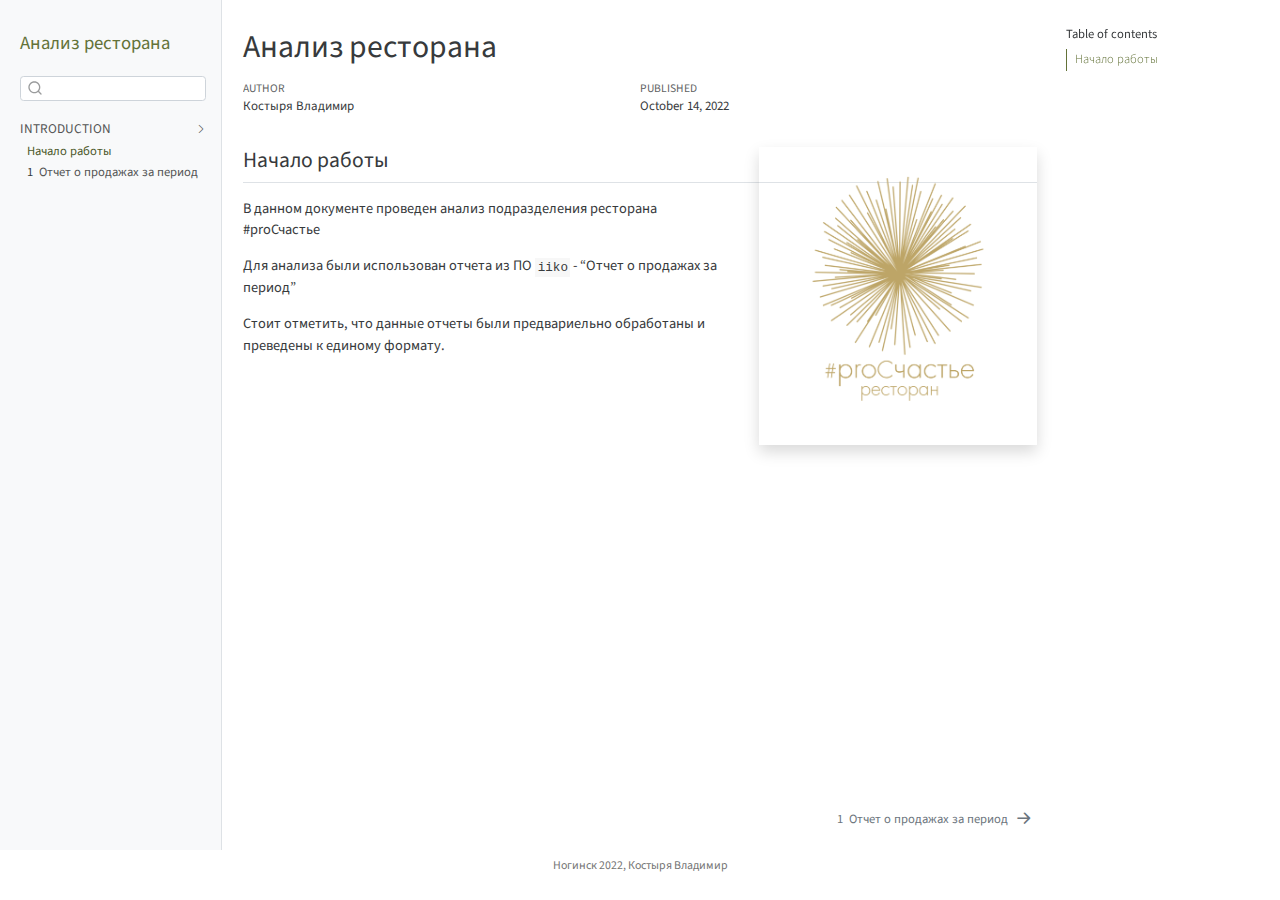
<file: docs/index.html>
<!DOCTYPE html>
<html xmlns="http://www.w3.org/1999/xhtml" lang="en" xml:lang="en"><head>

<meta charset="utf-8">
<meta name="generator" content="quarto-1.2.269">

<meta name="viewport" content="width=device-width, initial-scale=1.0, user-scalable=yes">

<meta name="author" content="Костыря Владимир">
<meta name="dcterms.date" content="2022-10-14">

<title>Анализ ресторана</title>
<style>
code{white-space: pre-wrap;}
span.smallcaps{font-variant: small-caps;}
div.columns{display: flex; gap: min(4vw, 1.5em);}
div.column{flex: auto; overflow-x: auto;}
div.hanging-indent{margin-left: 1.5em; text-indent: -1.5em;}
ul.task-list{list-style: none;}
ul.task-list li input[type="checkbox"] {
  width: 0.8em;
  margin: 0 0.8em 0.2em -1.6em;
  vertical-align: middle;
}
</style>


<script src="site_libs/quarto-nav/quarto-nav.js"></script>
<script src="site_libs/quarto-nav/headroom.min.js"></script>
<script src="site_libs/clipboard/clipboard.min.js"></script>
<script src="site_libs/quarto-search/autocomplete.umd.js"></script>
<script src="site_libs/quarto-search/fuse.min.js"></script>
<script src="site_libs/quarto-search/quarto-search.js"></script>
<meta name="quarto:offset" content="./">
<link href="./intro.html" rel="next">
<script src="site_libs/quarto-html/quarto.js"></script>
<script src="site_libs/quarto-html/popper.min.js"></script>
<script src="site_libs/quarto-html/tippy.umd.min.js"></script>
<script src="site_libs/quarto-html/anchor.min.js"></script>
<link href="site_libs/quarto-html/tippy.css" rel="stylesheet">
<link href="site_libs/quarto-html/quarto-syntax-highlighting.css" rel="stylesheet" id="quarto-text-highlighting-styles">
<script src="site_libs/bootstrap/bootstrap.min.js"></script>
<link href="site_libs/bootstrap/bootstrap-icons.css" rel="stylesheet">
<link href="site_libs/bootstrap/bootstrap.min.css" rel="stylesheet" id="quarto-bootstrap" data-mode="light">
<script id="quarto-search-options" type="application/json">{
  "location": "sidebar",
  "copy-button": false,
  "collapse-after": 3,
  "panel-placement": "start",
  "type": "textbox",
  "limit": 20,
  "language": {
    "search-no-results-text": "No results",
    "search-matching-documents-text": "matching documents",
    "search-copy-link-title": "Copy link to search",
    "search-hide-matches-text": "Hide additional matches",
    "search-more-match-text": "more match in this document",
    "search-more-matches-text": "more matches in this document",
    "search-clear-button-title": "Clear",
    "search-detached-cancel-button-title": "Cancel",
    "search-submit-button-title": "Submit"
  }
}</script>


</head>

<body class="nav-sidebar docked">

<div id="quarto-search-results"></div>
  <header id="quarto-header" class="headroom fixed-top">
  <nav class="quarto-secondary-nav" data-bs-toggle="collapse" data-bs-target="#quarto-sidebar" aria-controls="quarto-sidebar" aria-expanded="false" aria-label="Toggle sidebar navigation" onclick="if (window.quartoToggleHeadroom) { window.quartoToggleHeadroom(); }">
    <div class="container-fluid d-flex justify-content-between">
      <h1 class="quarto-secondary-nav-title">Анализ ресторана</h1>
      <button type="button" class="quarto-btn-toggle btn" aria-label="Show secondary navigation">
        <i class="bi bi-chevron-right"></i>
      </button>
    </div>
  </nav>
</header>
<!-- content -->
<div id="quarto-content" class="quarto-container page-columns page-rows-contents page-layout-article">
<!-- sidebar -->
  <nav id="quarto-sidebar" class="sidebar collapse sidebar-navigation docked overflow-auto">
    <div class="pt-lg-2 mt-2 text-left sidebar-header">
    <div class="sidebar-title mb-0 py-0">
      <a href="./">Анализ ресторана</a> 
    </div>
      </div>
      <div class="mt-2 flex-shrink-0 align-items-center">
        <div class="sidebar-search">
        <div id="quarto-search" class="" title="Search"></div>
        </div>
      </div>
    <div class="sidebar-menu-container"> 
    <ul class="list-unstyled mt-1">
        <li class="sidebar-item sidebar-item-section">
      <div class="sidebar-item-container"> 
            <a class="sidebar-item-text sidebar-link text-start" data-bs-toggle="collapse" data-bs-target="#quarto-sidebar-section-1" aria-expanded="true">INTRODUCTION</a>
          <a class="sidebar-item-toggle text-start" data-bs-toggle="collapse" data-bs-target="#quarto-sidebar-section-1" aria-expanded="true">
            <i class="bi bi-chevron-right ms-2"></i>
          </a> 
      </div>
      <ul id="quarto-sidebar-section-1" class="collapse list-unstyled sidebar-section depth1 show">  
          <li class="sidebar-item">
  <div class="sidebar-item-container"> 
  <a href="./index.html" class="sidebar-item-text sidebar-link active">Начало работы</a>
  </div>
</li>
          <li class="sidebar-item">
  <div class="sidebar-item-container"> 
  <a href="./intro.html" class="sidebar-item-text sidebar-link"><span class="chapter-number">1</span>&nbsp; <span class="chapter-title">Отчет о продажах за период</span></a>
  </div>
</li>
      </ul>
  </li>
    </ul>
    </div>
</nav>
<!-- margin-sidebar -->
    <div id="quarto-margin-sidebar" class="sidebar margin-sidebar">
        <nav id="TOC" role="doc-toc" class="toc-active">
    <h2 id="toc-title">Table of contents</h2>
   
  <ul>
  <li><a href="#начало-работы" id="toc-начало-работы" class="nav-link active" data-scroll-target="#начало-работы">Начало работы</a></li>
  </ul>
</nav>
    </div>
<!-- main -->
<main class="content" id="quarto-document-content">

<header id="title-block-header" class="quarto-title-block default">
<div class="quarto-title">
<h1 class="title d-none d-lg-block">Анализ ресторана</h1>
</div>



<div class="quarto-title-meta">

    <div>
    <div class="quarto-title-meta-heading">Author</div>
    <div class="quarto-title-meta-contents">
             <p>Костыря Владимир </p>
          </div>
  </div>
    
    <div>
    <div class="quarto-title-meta-heading">Published</div>
    <div class="quarto-title-meta-contents">
      <p class="date">October 14, 2022</p>
    </div>
  </div>
  
    
  </div>
  

</header>


<section id="начало-работы" class="level2 unnumbered">
<p><img src="rest.png" title="Анализ ресторана" class="quarto-cover-image img-fluid"></p><h2 class="unnumbered anchored" data-anchor-id="начало-работы">Начало работы</h2>
<p>В данном документе проведен анализ подразделения ресторана #proСчастье</p>
<p>Для анализа были использован отчета из ПО <code>iiko</code> - “Отчет о продажах за период”</p>
<p>Стоит отметить, что данные отчеты были предвариельно обработаны и преведены к единому формату.</p>


</section>

</main> <!-- /main -->
<script id="quarto-html-after-body" type="application/javascript">
window.document.addEventListener("DOMContentLoaded", function (event) {
  const toggleBodyColorMode = (bsSheetEl) => {
    const mode = bsSheetEl.getAttribute("data-mode");
    const bodyEl = window.document.querySelector("body");
    if (mode === "dark") {
      bodyEl.classList.add("quarto-dark");
      bodyEl.classList.remove("quarto-light");
    } else {
      bodyEl.classList.add("quarto-light");
      bodyEl.classList.remove("quarto-dark");
    }
  }
  const toggleBodyColorPrimary = () => {
    const bsSheetEl = window.document.querySelector("link#quarto-bootstrap");
    if (bsSheetEl) {
      toggleBodyColorMode(bsSheetEl);
    }
  }
  toggleBodyColorPrimary();  
  const icon = "";
  const anchorJS = new window.AnchorJS();
  anchorJS.options = {
    placement: 'right',
    icon: icon
  };
  anchorJS.add('.anchored');
  const clipboard = new window.ClipboardJS('.code-copy-button', {
    target: function(trigger) {
      return trigger.previousElementSibling;
    }
  });
  clipboard.on('success', function(e) {
    // button target
    const button = e.trigger;
    // don't keep focus
    button.blur();
    // flash "checked"
    button.classList.add('code-copy-button-checked');
    var currentTitle = button.getAttribute("title");
    button.setAttribute("title", "Copied!");
    let tooltip;
    if (window.bootstrap) {
      button.setAttribute("data-bs-toggle", "tooltip");
      button.setAttribute("data-bs-placement", "left");
      button.setAttribute("data-bs-title", "Copied!");
      tooltip = new bootstrap.Tooltip(button, 
        { trigger: "manual", 
          customClass: "code-copy-button-tooltip",
          offset: [0, -8]});
      tooltip.show();    
    }
    setTimeout(function() {
      if (tooltip) {
        tooltip.hide();
        button.removeAttribute("data-bs-title");
        button.removeAttribute("data-bs-toggle");
        button.removeAttribute("data-bs-placement");
      }
      button.setAttribute("title", currentTitle);
      button.classList.remove('code-copy-button-checked');
    }, 1000);
    // clear code selection
    e.clearSelection();
  });
  function tippyHover(el, contentFn) {
    const config = {
      allowHTML: true,
      content: contentFn,
      maxWidth: 500,
      delay: 100,
      arrow: false,
      appendTo: function(el) {
          return el.parentElement;
      },
      interactive: true,
      interactiveBorder: 10,
      theme: 'quarto',
      placement: 'bottom-start'
    };
    window.tippy(el, config); 
  }
  const noterefs = window.document.querySelectorAll('a[role="doc-noteref"]');
  for (var i=0; i<noterefs.length; i++) {
    const ref = noterefs[i];
    tippyHover(ref, function() {
      // use id or data attribute instead here
      let href = ref.getAttribute('data-footnote-href') || ref.getAttribute('href');
      try { href = new URL(href).hash; } catch {}
      const id = href.replace(/^#\/?/, "");
      const note = window.document.getElementById(id);
      return note.innerHTML;
    });
  }
  const findCites = (el) => {
    const parentEl = el.parentElement;
    if (parentEl) {
      const cites = parentEl.dataset.cites;
      if (cites) {
        return {
          el,
          cites: cites.split(' ')
        };
      } else {
        return findCites(el.parentElement)
      }
    } else {
      return undefined;
    }
  };
  var bibliorefs = window.document.querySelectorAll('a[role="doc-biblioref"]');
  for (var i=0; i<bibliorefs.length; i++) {
    const ref = bibliorefs[i];
    const citeInfo = findCites(ref);
    if (citeInfo) {
      tippyHover(citeInfo.el, function() {
        var popup = window.document.createElement('div');
        citeInfo.cites.forEach(function(cite) {
          var citeDiv = window.document.createElement('div');
          citeDiv.classList.add('hanging-indent');
          citeDiv.classList.add('csl-entry');
          var biblioDiv = window.document.getElementById('ref-' + cite);
          if (biblioDiv) {
            citeDiv.innerHTML = biblioDiv.innerHTML;
          }
          popup.appendChild(citeDiv);
        });
        return popup.innerHTML;
      });
    }
  }
});
</script>
<nav class="page-navigation">
  <div class="nav-page nav-page-previous">
  </div>
  <div class="nav-page nav-page-next">
      <a href="./intro.html" class="pagination-link">
        <span class="nav-page-text"><span class="chapter-number">1</span>&nbsp; <span class="chapter-title">Отчет о продажах за период</span></span> <i class="bi bi-arrow-right-short"></i>
      </a>
  </div>
</nav>
</div> <!-- /content -->
<footer class="footer">
  <div class="nav-footer">
      <div class="nav-footer-center">Ногинск 2022, Костыря Владимир</div>
  </div>
</footer>



</body></html>
</file>
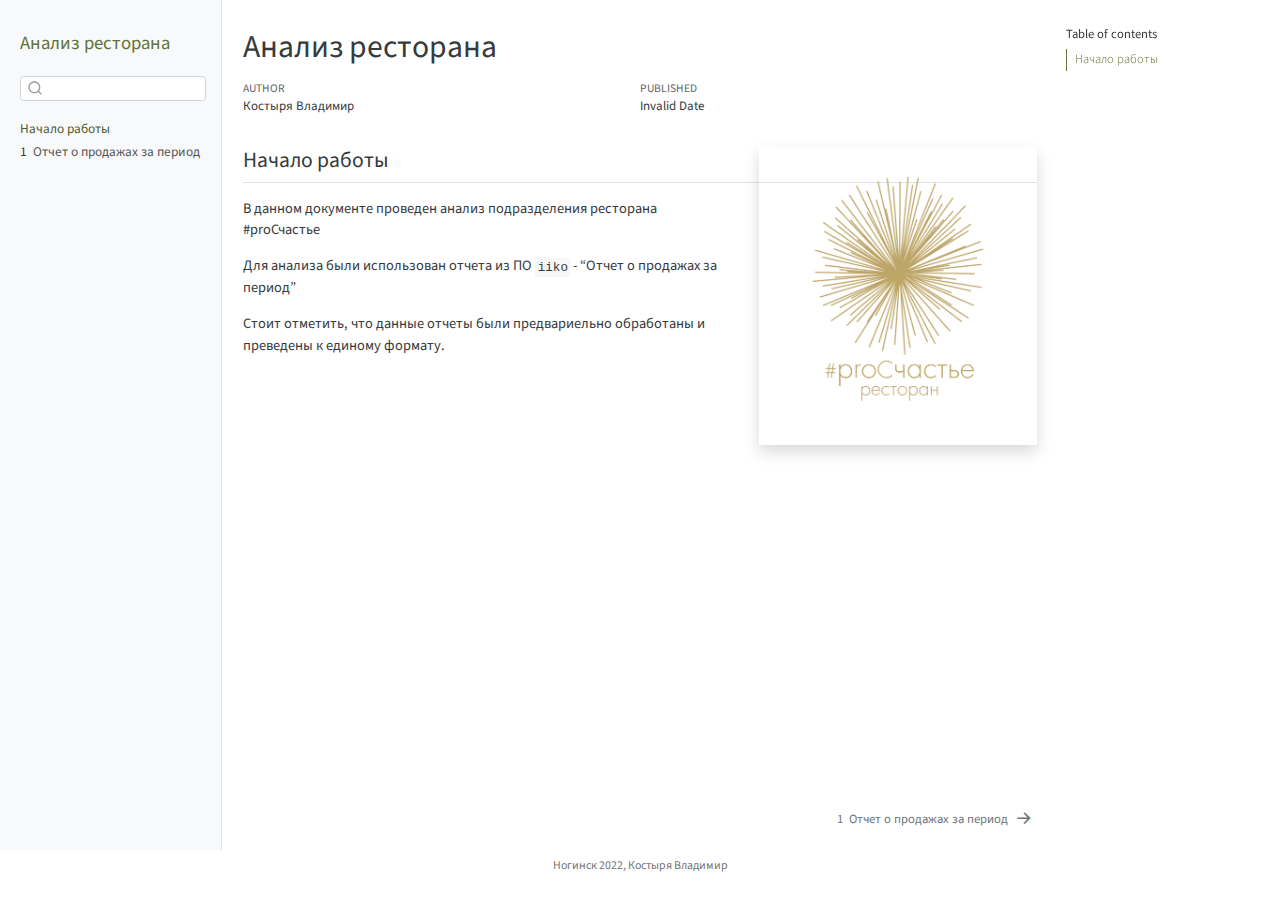
<file: docs/index 2.html>
<!DOCTYPE html>
<html xmlns="http://www.w3.org/1999/xhtml" lang="en" xml:lang="en"><head>

<meta charset="utf-8">
<meta name="generator" content="quarto-1.2.269">

<meta name="viewport" content="width=device-width, initial-scale=1.0, user-scalable=yes">

<meta name="author" content="Костыря Владимир">

<title>Анализ ресторана</title>
<style>
code{white-space: pre-wrap;}
span.smallcaps{font-variant: small-caps;}
div.columns{display: flex; gap: min(4vw, 1.5em);}
div.column{flex: auto; overflow-x: auto;}
div.hanging-indent{margin-left: 1.5em; text-indent: -1.5em;}
ul.task-list{list-style: none;}
ul.task-list li input[type="checkbox"] {
  width: 0.8em;
  margin: 0 0.8em 0.2em -1.6em;
  vertical-align: middle;
}
</style>


<script src="site_libs/quarto-nav/quarto-nav.js"></script>
<script src="site_libs/quarto-nav/headroom.min.js"></script>
<script src="site_libs/clipboard/clipboard.min.js"></script>
<script src="site_libs/quarto-search/autocomplete.umd.js"></script>
<script src="site_libs/quarto-search/fuse.min.js"></script>
<script src="site_libs/quarto-search/quarto-search.js"></script>
<meta name="quarto:offset" content="./">
<link href="./intro.html" rel="next">
<script src="site_libs/quarto-html/quarto.js"></script>
<script src="site_libs/quarto-html/popper.min.js"></script>
<script src="site_libs/quarto-html/tippy.umd.min.js"></script>
<script src="site_libs/quarto-html/anchor.min.js"></script>
<link href="site_libs/quarto-html/tippy.css" rel="stylesheet">
<link href="site_libs/quarto-html/quarto-syntax-highlighting.css" rel="stylesheet" id="quarto-text-highlighting-styles">
<script src="site_libs/bootstrap/bootstrap.min.js"></script>
<link href="site_libs/bootstrap/bootstrap-icons.css" rel="stylesheet">
<link href="site_libs/bootstrap/bootstrap.min.css" rel="stylesheet" id="quarto-bootstrap" data-mode="light">
<script id="quarto-search-options" type="application/json">{
  "location": "sidebar",
  "copy-button": false,
  "collapse-after": 3,
  "panel-placement": "start",
  "type": "textbox",
  "limit": 20,
  "language": {
    "search-no-results-text": "No results",
    "search-matching-documents-text": "matching documents",
    "search-copy-link-title": "Copy link to search",
    "search-hide-matches-text": "Hide additional matches",
    "search-more-match-text": "more match in this document",
    "search-more-matches-text": "more matches in this document",
    "search-clear-button-title": "Clear",
    "search-detached-cancel-button-title": "Cancel",
    "search-submit-button-title": "Submit"
  }
}</script>


</head>

<body class="nav-sidebar docked">

<div id="quarto-search-results"></div>
  <header id="quarto-header" class="headroom fixed-top">
  <nav class="quarto-secondary-nav" data-bs-toggle="collapse" data-bs-target="#quarto-sidebar" aria-controls="quarto-sidebar" aria-expanded="false" aria-label="Toggle sidebar navigation" onclick="if (window.quartoToggleHeadroom) { window.quartoToggleHeadroom(); }">
    <div class="container-fluid d-flex justify-content-between">
      <h1 class="quarto-secondary-nav-title">Анализ ресторана</h1>
      <button type="button" class="quarto-btn-toggle btn" aria-label="Show secondary navigation">
        <i class="bi bi-chevron-right"></i>
      </button>
    </div>
  </nav>
</header>
<!-- content -->
<div id="quarto-content" class="quarto-container page-columns page-rows-contents page-layout-article">
<!-- sidebar -->
  <nav id="quarto-sidebar" class="sidebar collapse sidebar-navigation docked overflow-auto">
    <div class="pt-lg-2 mt-2 text-left sidebar-header">
    <div class="sidebar-title mb-0 py-0">
      <a href="./">Анализ ресторана</a> 
    </div>
      </div>
      <div class="mt-2 flex-shrink-0 align-items-center">
        <div class="sidebar-search">
        <div id="quarto-search" class="" title="Search"></div>
        </div>
      </div>
    <div class="sidebar-menu-container"> 
    <ul class="list-unstyled mt-1">
        <li class="sidebar-item">
  <div class="sidebar-item-container"> 
  <a href="./index.html" class="sidebar-item-text sidebar-link active">Начало работы</a>
  </div>
</li>
        <li class="sidebar-item">
  <div class="sidebar-item-container"> 
  <a href="./intro.html" class="sidebar-item-text sidebar-link"><span class="chapter-number">1</span>&nbsp; <span class="chapter-title">Отчет о продажах за период</span></a>
  </div>
</li>
    </ul>
    </div>
</nav>
<!-- margin-sidebar -->
    <div id="quarto-margin-sidebar" class="sidebar margin-sidebar">
        <nav id="TOC" role="doc-toc" class="toc-active">
    <h2 id="toc-title">Table of contents</h2>
   
  <ul>
  <li><a href="#начало-работы" id="toc-начало-работы" class="nav-link active" data-scroll-target="#начало-работы">Начало работы</a></li>
  </ul>
</nav>
    </div>
<!-- main -->
<main class="content" id="quarto-document-content">

<header id="title-block-header" class="quarto-title-block default">
<div class="quarto-title">
<h1 class="title d-none d-lg-block">Анализ ресторана</h1>
</div>



<div class="quarto-title-meta">

    <div>
    <div class="quarto-title-meta-heading">Author</div>
    <div class="quarto-title-meta-contents">
             <p>Костыря Владимир </p>
          </div>
  </div>
    
    <div>
    <div class="quarto-title-meta-heading">Published</div>
    <div class="quarto-title-meta-contents">
      <p class="date">Invalid Date</p>
    </div>
  </div>
  
    
  </div>
  

</header>


<section id="начало-работы" class="level2 unnumbered">
<p><img src="rest.png" title="Анализ ресторана" class="quarto-cover-image img-fluid"></p><h2 class="unnumbered anchored" data-anchor-id="начало-работы">Начало работы</h2>
<p>В данном документе проведен анализ подразделения ресторана #proСчастье</p>
<p>Для анализа были использован отчета из ПО <code>iiko</code> - “Отчет о продажах за период”</p>
<p>Стоит отметить, что данные отчеты были предвариельно обработаны и преведены к единому формату.</p>


</section>

</main> <!-- /main -->
<script id="quarto-html-after-body" type="application/javascript">
window.document.addEventListener("DOMContentLoaded", function (event) {
  const toggleBodyColorMode = (bsSheetEl) => {
    const mode = bsSheetEl.getAttribute("data-mode");
    const bodyEl = window.document.querySelector("body");
    if (mode === "dark") {
      bodyEl.classList.add("quarto-dark");
      bodyEl.classList.remove("quarto-light");
    } else {
      bodyEl.classList.add("quarto-light");
      bodyEl.classList.remove("quarto-dark");
    }
  }
  const toggleBodyColorPrimary = () => {
    const bsSheetEl = window.document.querySelector("link#quarto-bootstrap");
    if (bsSheetEl) {
      toggleBodyColorMode(bsSheetEl);
    }
  }
  toggleBodyColorPrimary();  
  const icon = "";
  const anchorJS = new window.AnchorJS();
  anchorJS.options = {
    placement: 'right',
    icon: icon
  };
  anchorJS.add('.anchored');
  const clipboard = new window.ClipboardJS('.code-copy-button', {
    target: function(trigger) {
      return trigger.previousElementSibling;
    }
  });
  clipboard.on('success', function(e) {
    // button target
    const button = e.trigger;
    // don't keep focus
    button.blur();
    // flash "checked"
    button.classList.add('code-copy-button-checked');
    var currentTitle = button.getAttribute("title");
    button.setAttribute("title", "Copied!");
    let tooltip;
    if (window.bootstrap) {
      button.setAttribute("data-bs-toggle", "tooltip");
      button.setAttribute("data-bs-placement", "left");
      button.setAttribute("data-bs-title", "Copied!");
      tooltip = new bootstrap.Tooltip(button, 
        { trigger: "manual", 
          customClass: "code-copy-button-tooltip",
          offset: [0, -8]});
      tooltip.show();    
    }
    setTimeout(function() {
      if (tooltip) {
        tooltip.hide();
        button.removeAttribute("data-bs-title");
        button.removeAttribute("data-bs-toggle");
        button.removeAttribute("data-bs-placement");
      }
      button.setAttribute("title", currentTitle);
      button.classList.remove('code-copy-button-checked');
    }, 1000);
    // clear code selection
    e.clearSelection();
  });
  function tippyHover(el, contentFn) {
    const config = {
      allowHTML: true,
      content: contentFn,
      maxWidth: 500,
      delay: 100,
      arrow: false,
      appendTo: function(el) {
          return el.parentElement;
      },
      interactive: true,
      interactiveBorder: 10,
      theme: 'quarto',
      placement: 'bottom-start'
    };
    window.tippy(el, config); 
  }
  const noterefs = window.document.querySelectorAll('a[role="doc-noteref"]');
  for (var i=0; i<noterefs.length; i++) {
    const ref = noterefs[i];
    tippyHover(ref, function() {
      // use id or data attribute instead here
      let href = ref.getAttribute('data-footnote-href') || ref.getAttribute('href');
      try { href = new URL(href).hash; } catch {}
      const id = href.replace(/^#\/?/, "");
      const note = window.document.getElementById(id);
      return note.innerHTML;
    });
  }
  const findCites = (el) => {
    const parentEl = el.parentElement;
    if (parentEl) {
      const cites = parentEl.dataset.cites;
      if (cites) {
        return {
          el,
          cites: cites.split(' ')
        };
      } else {
        return findCites(el.parentElement)
      }
    } else {
      return undefined;
    }
  };
  var bibliorefs = window.document.querySelectorAll('a[role="doc-biblioref"]');
  for (var i=0; i<bibliorefs.length; i++) {
    const ref = bibliorefs[i];
    const citeInfo = findCites(ref);
    if (citeInfo) {
      tippyHover(citeInfo.el, function() {
        var popup = window.document.createElement('div');
        citeInfo.cites.forEach(function(cite) {
          var citeDiv = window.document.createElement('div');
          citeDiv.classList.add('hanging-indent');
          citeDiv.classList.add('csl-entry');
          var biblioDiv = window.document.getElementById('ref-' + cite);
          if (biblioDiv) {
            citeDiv.innerHTML = biblioDiv.innerHTML;
          }
          popup.appendChild(citeDiv);
        });
        return popup.innerHTML;
      });
    }
  }
});
</script>
<nav class="page-navigation">
  <div class="nav-page nav-page-previous">
  </div>
  <div class="nav-page nav-page-next">
      <a href="./intro.html" class="pagination-link">
        <span class="nav-page-text"><span class="chapter-number">1</span>&nbsp; <span class="chapter-title">Отчет о продажах за период</span></span> <i class="bi bi-arrow-right-short"></i>
      </a>
  </div>
</nav>
</div> <!-- /content -->
<footer class="footer">
  <div class="nav-footer">
      <div class="nav-footer-center">Ногинск 2022, Костыря Владимир</div>
  </div>
</footer>



</body></html>
</file>
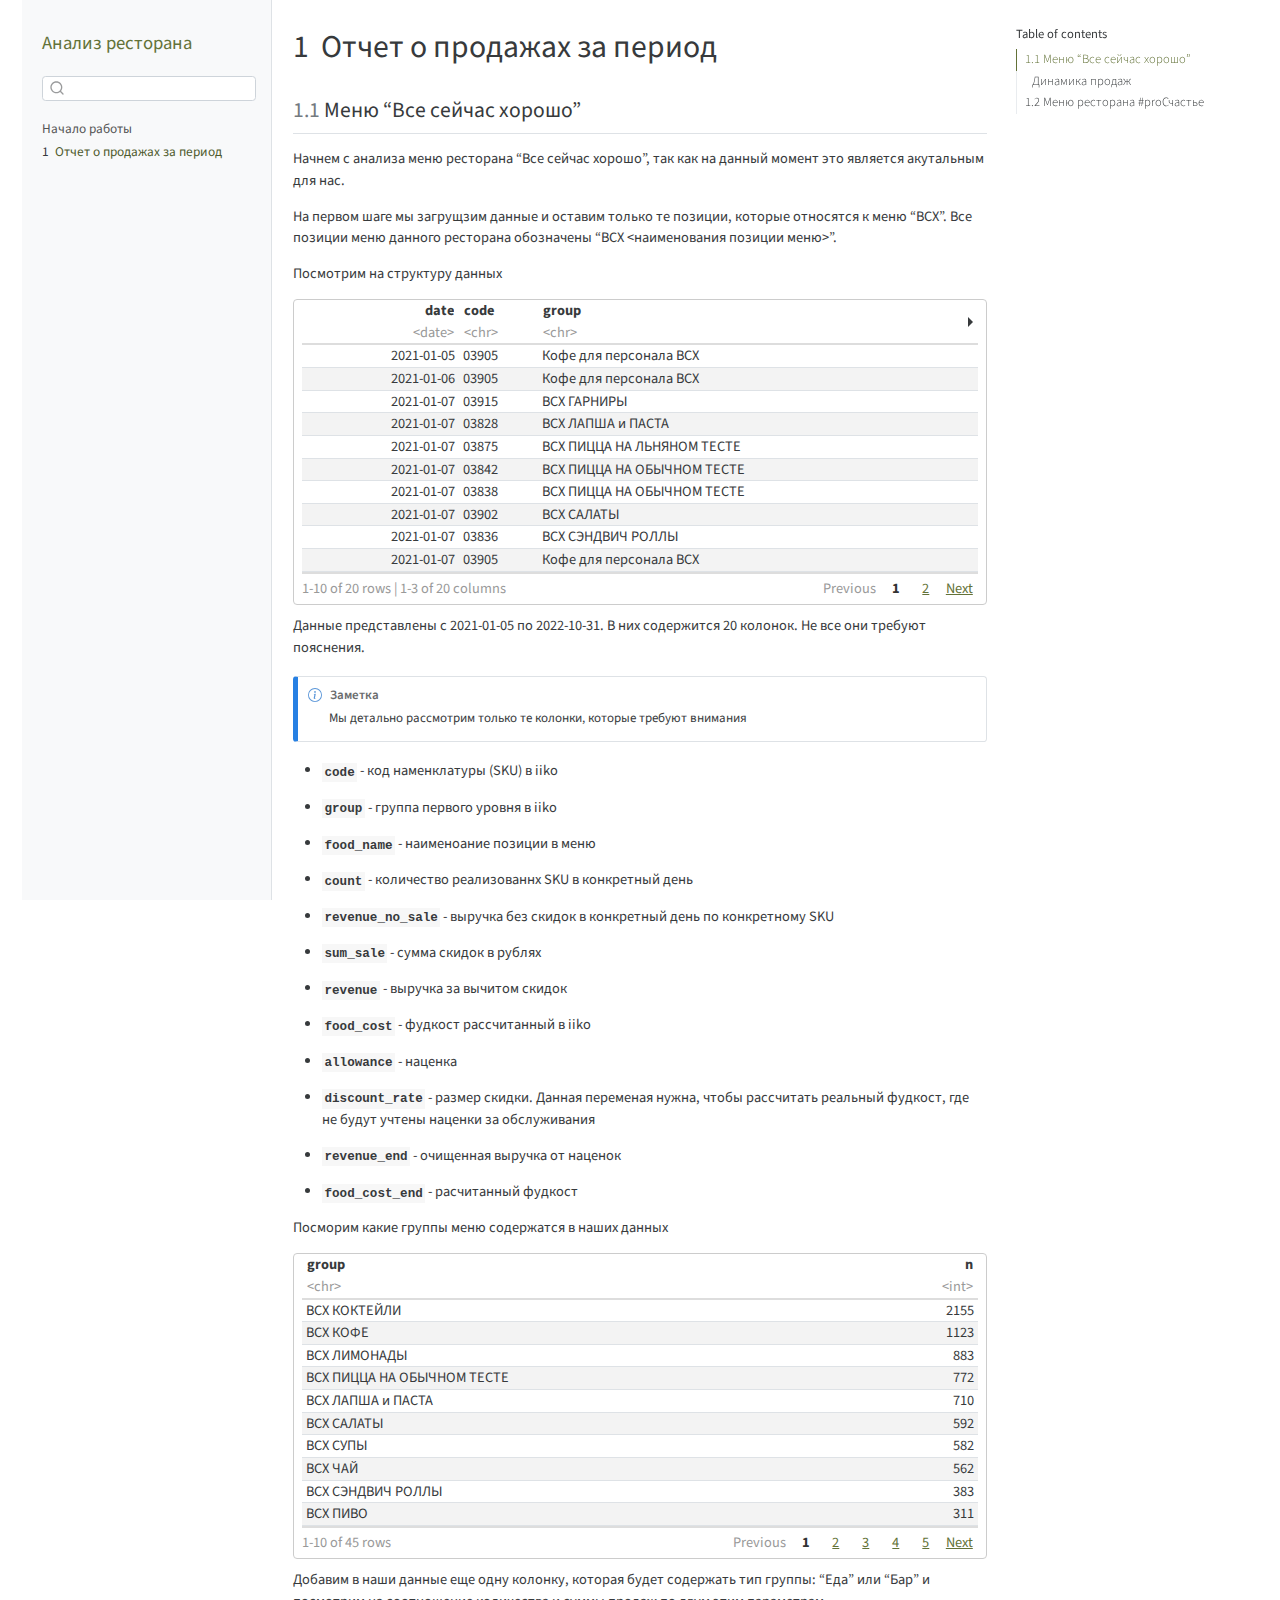
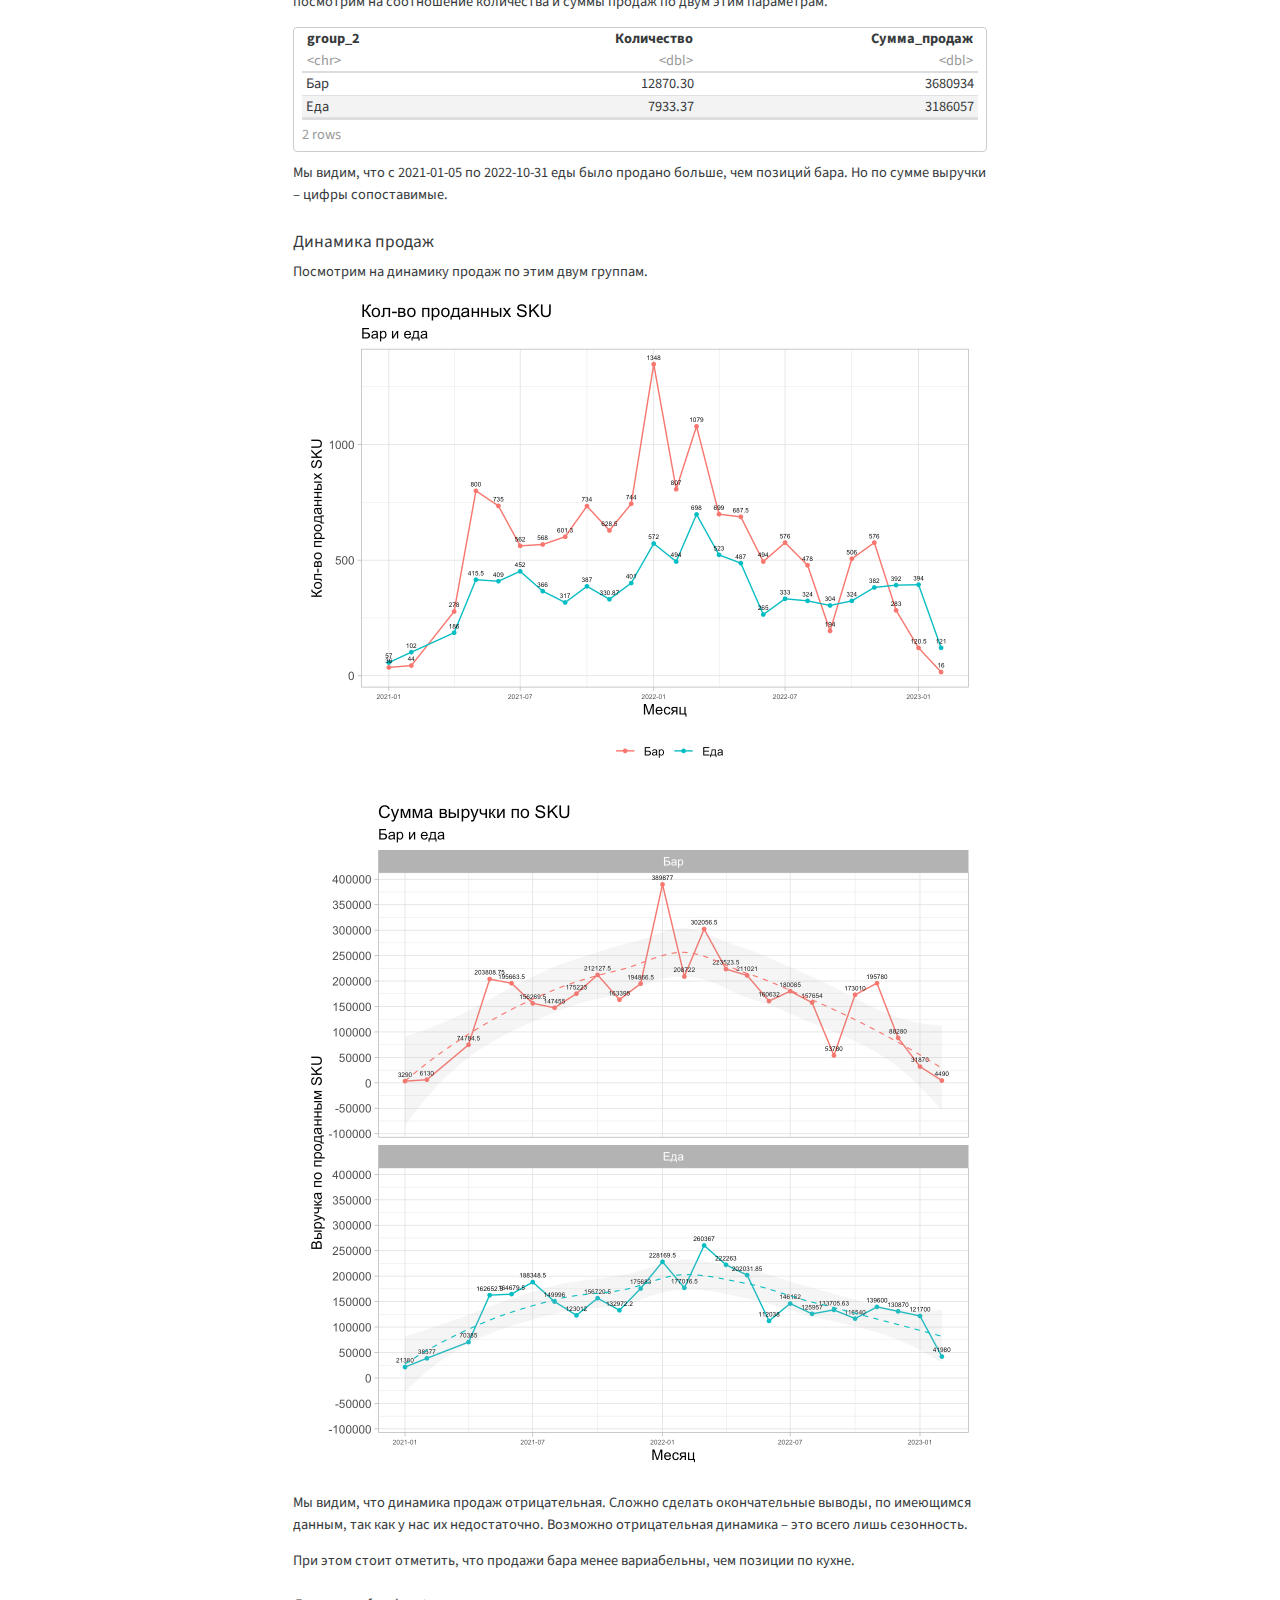
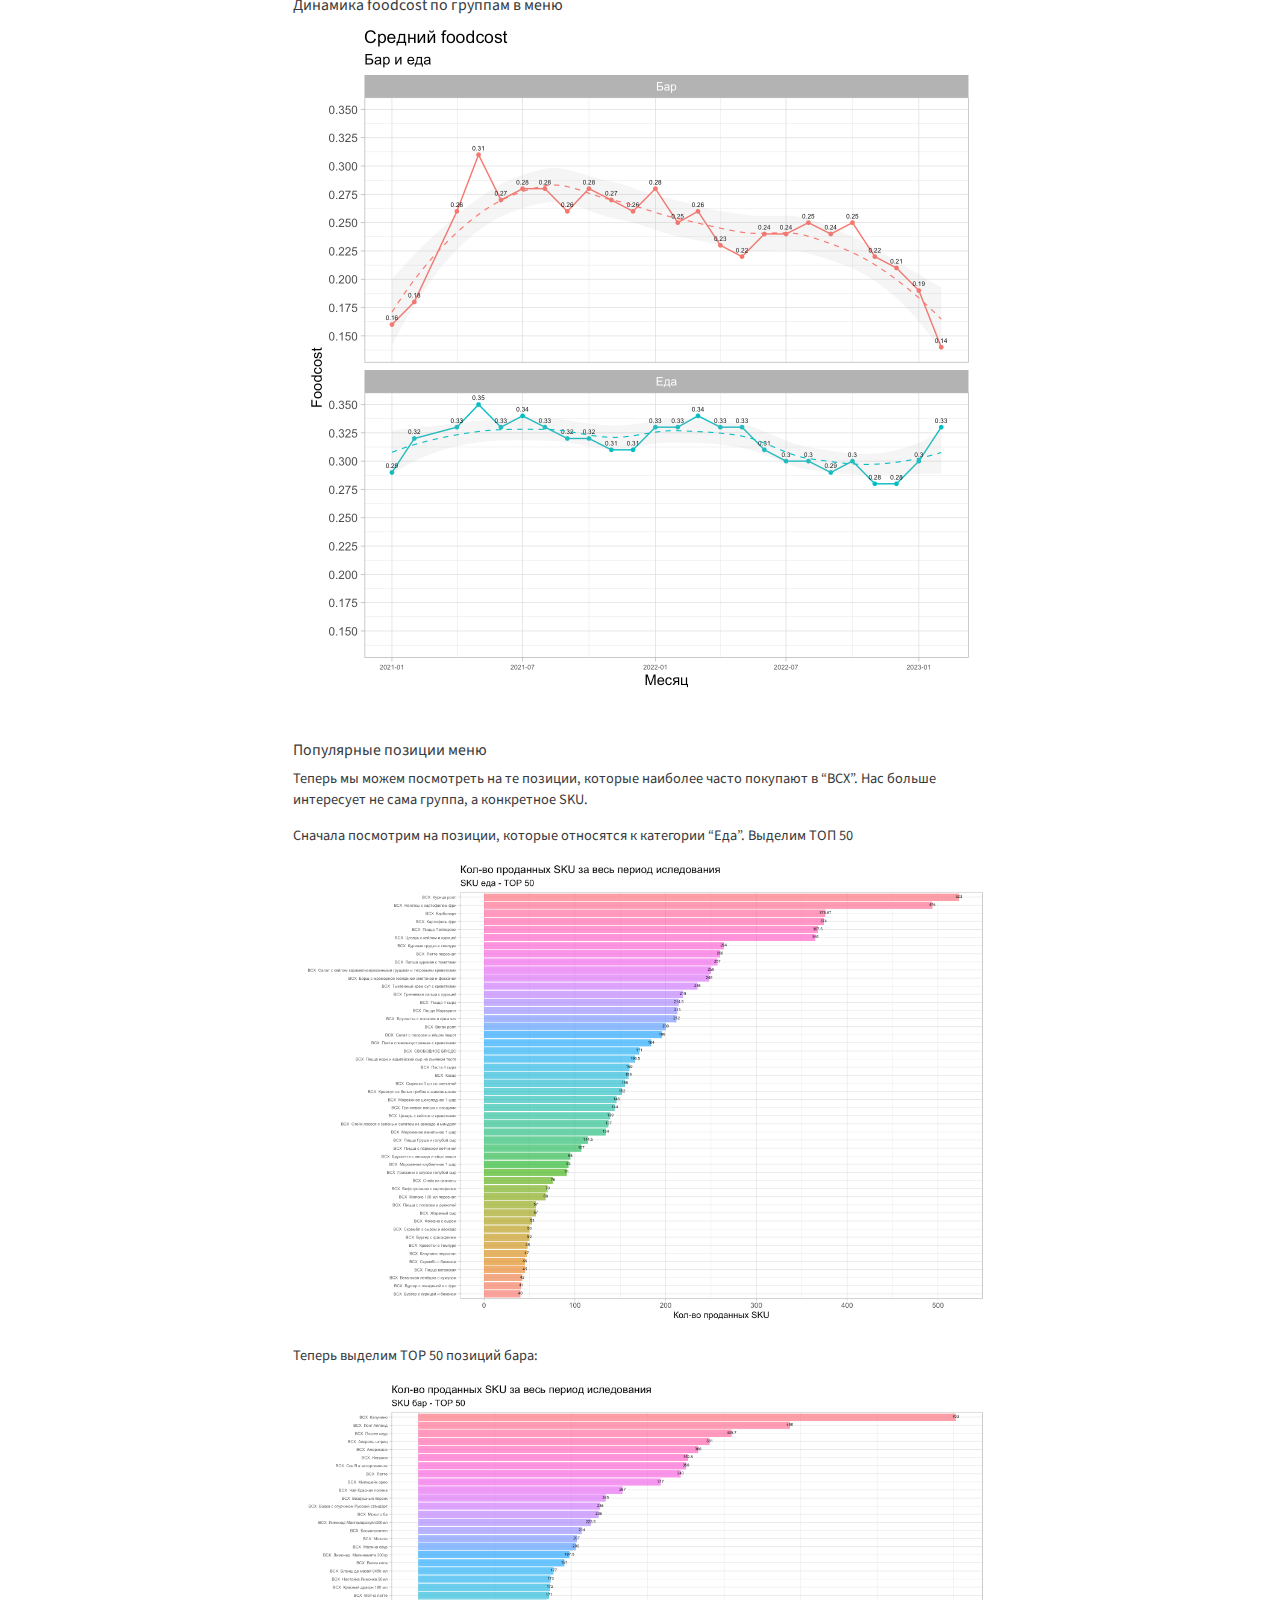
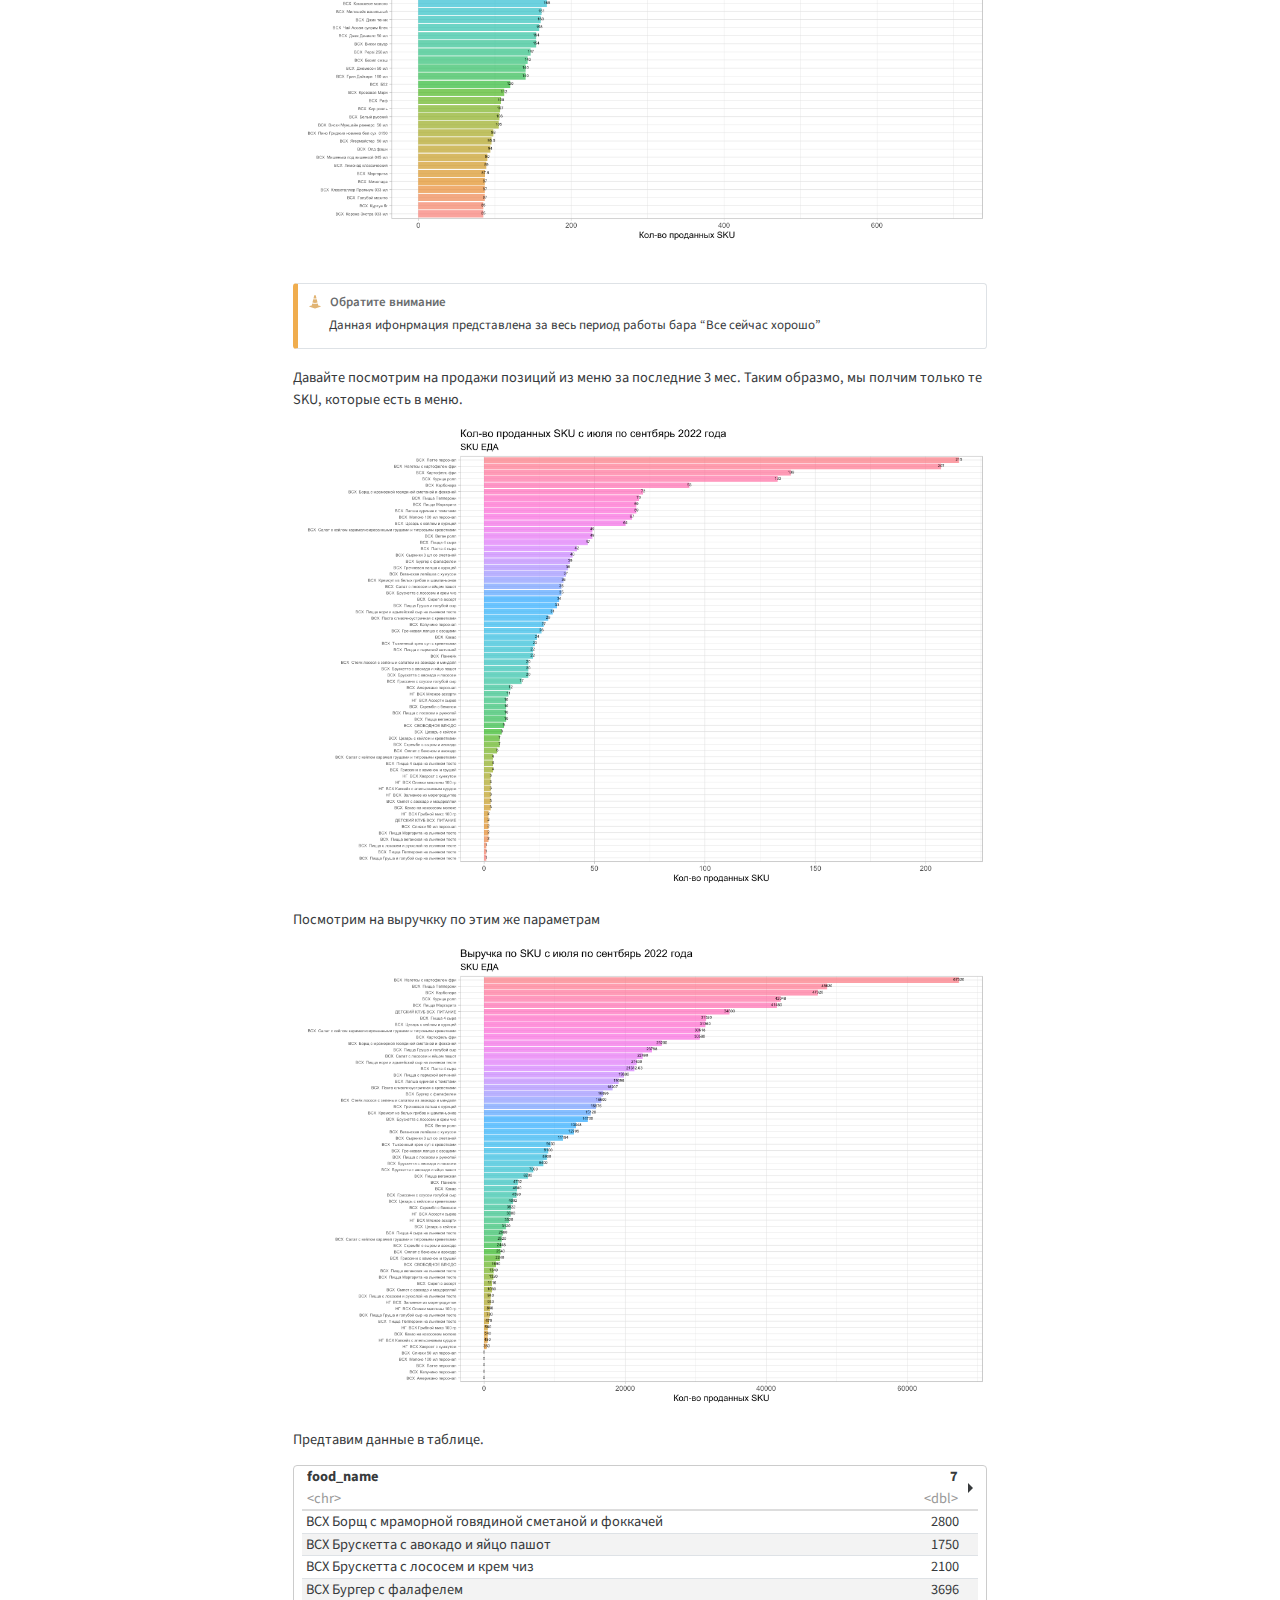
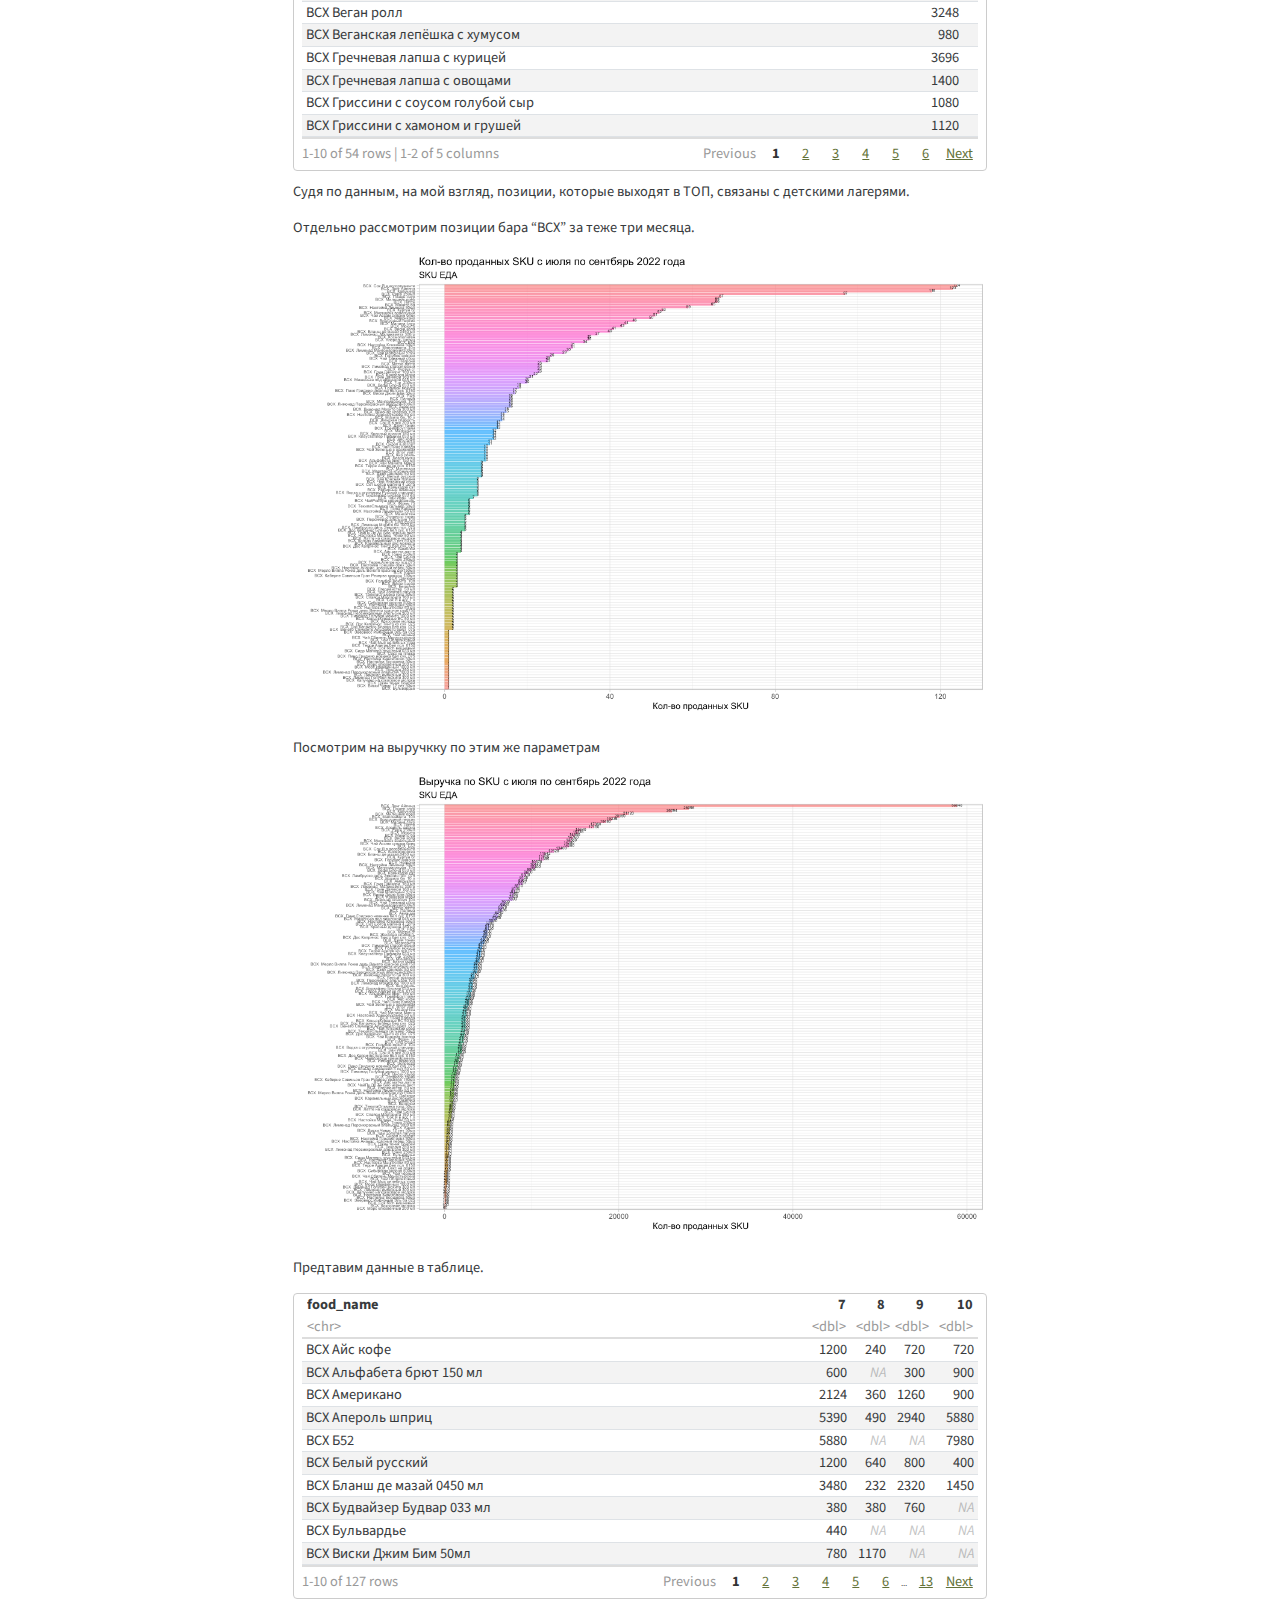
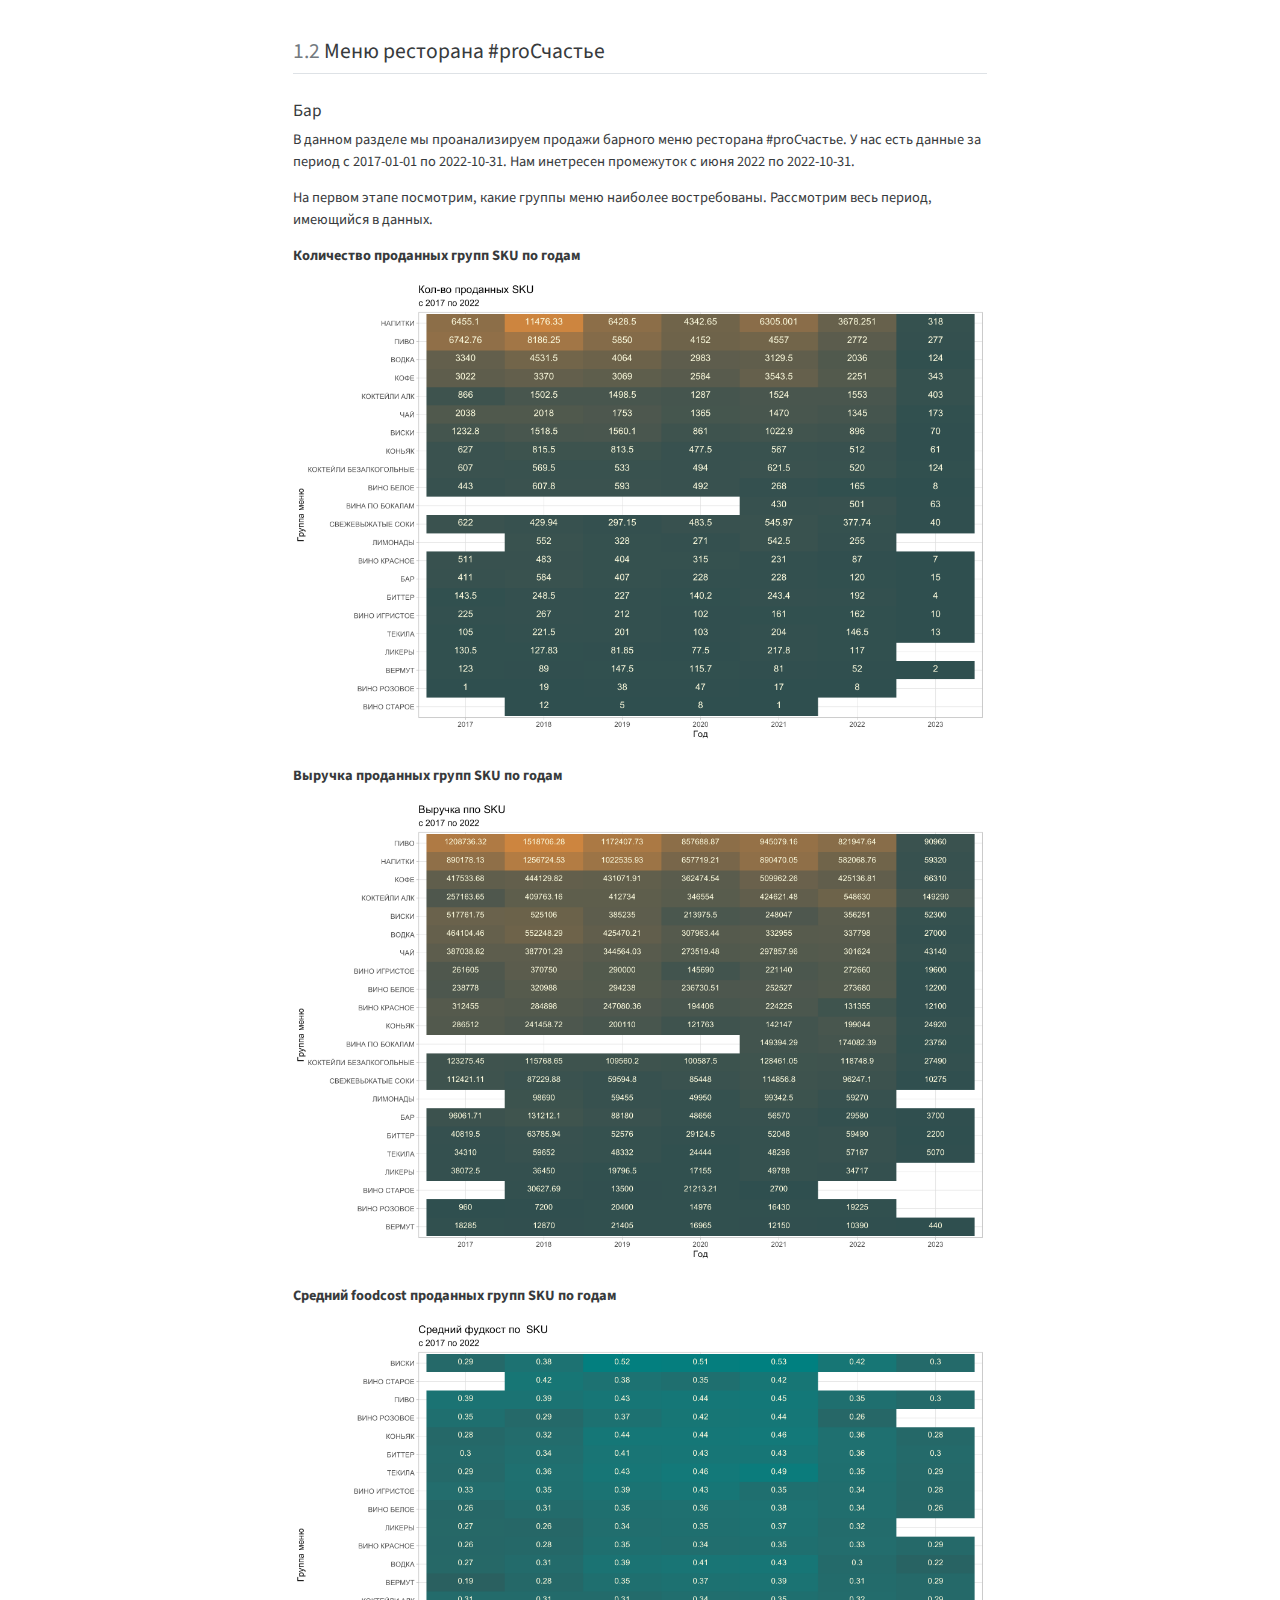
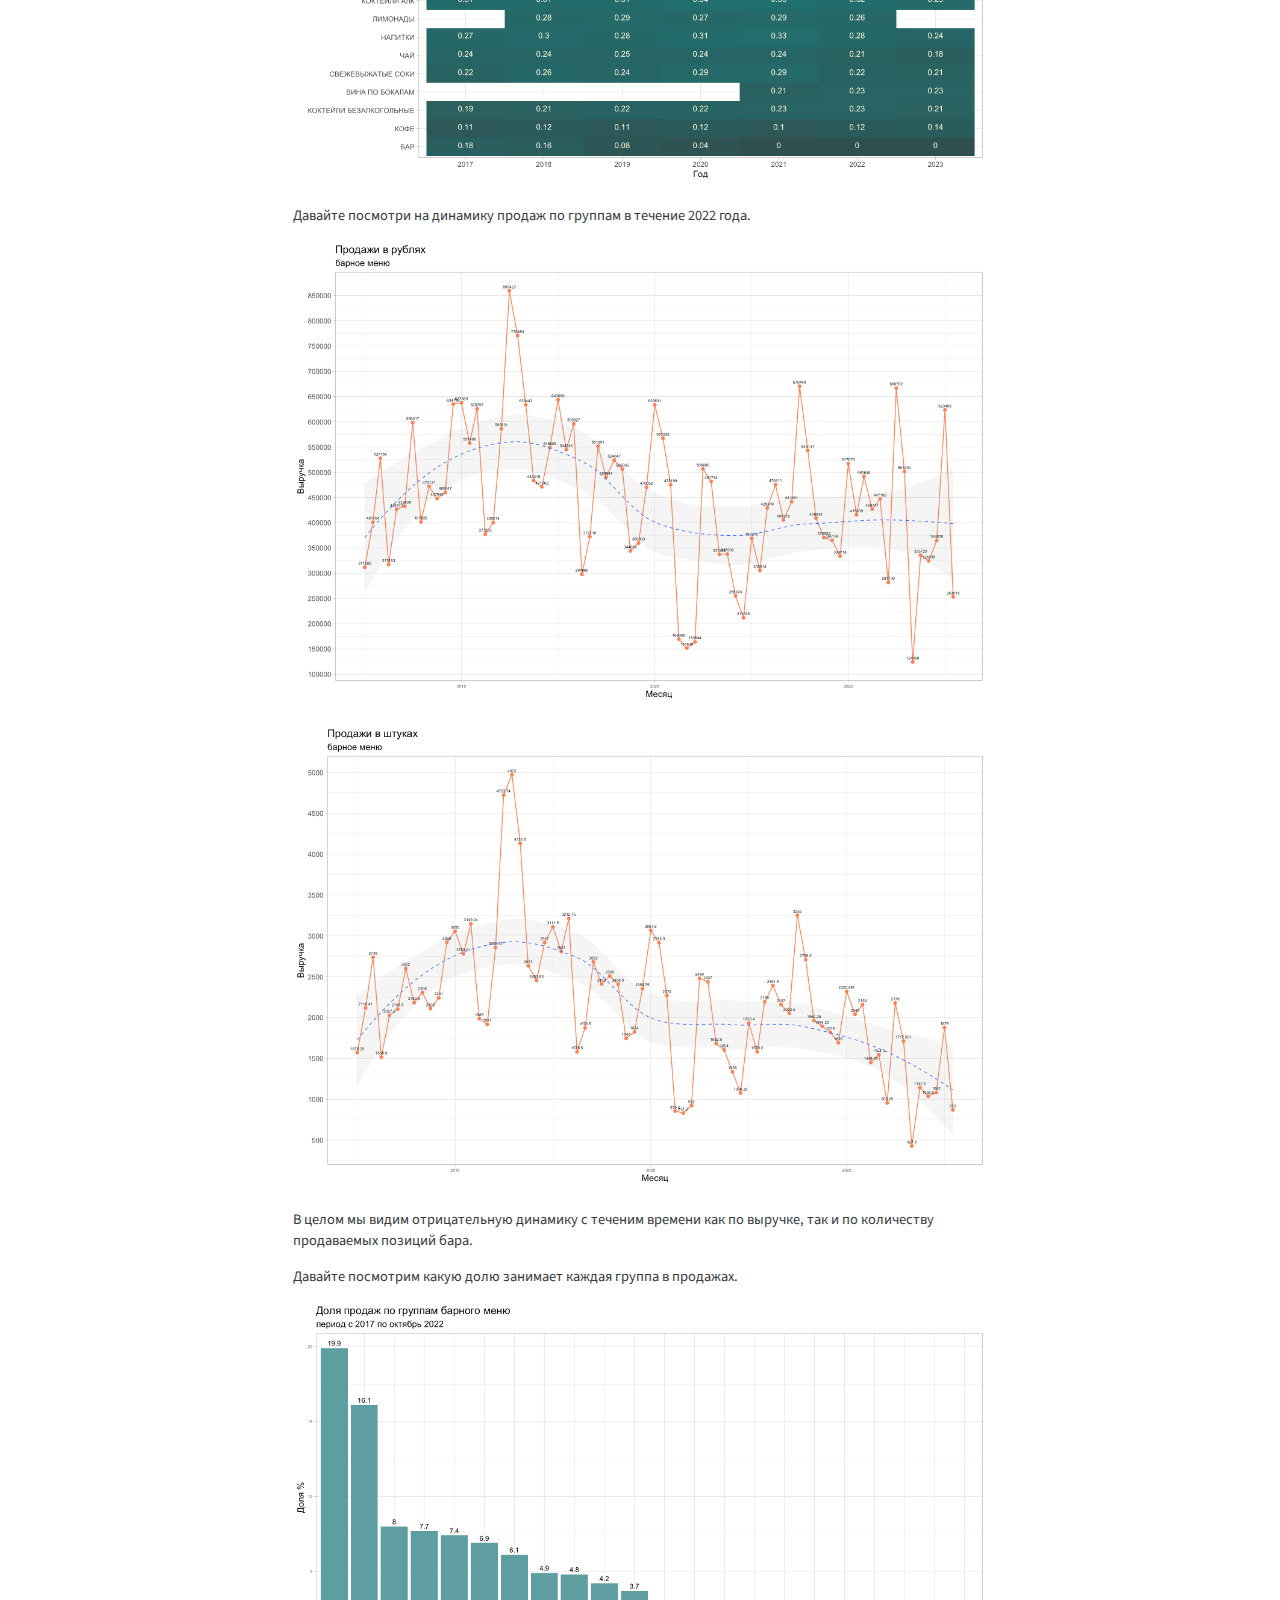
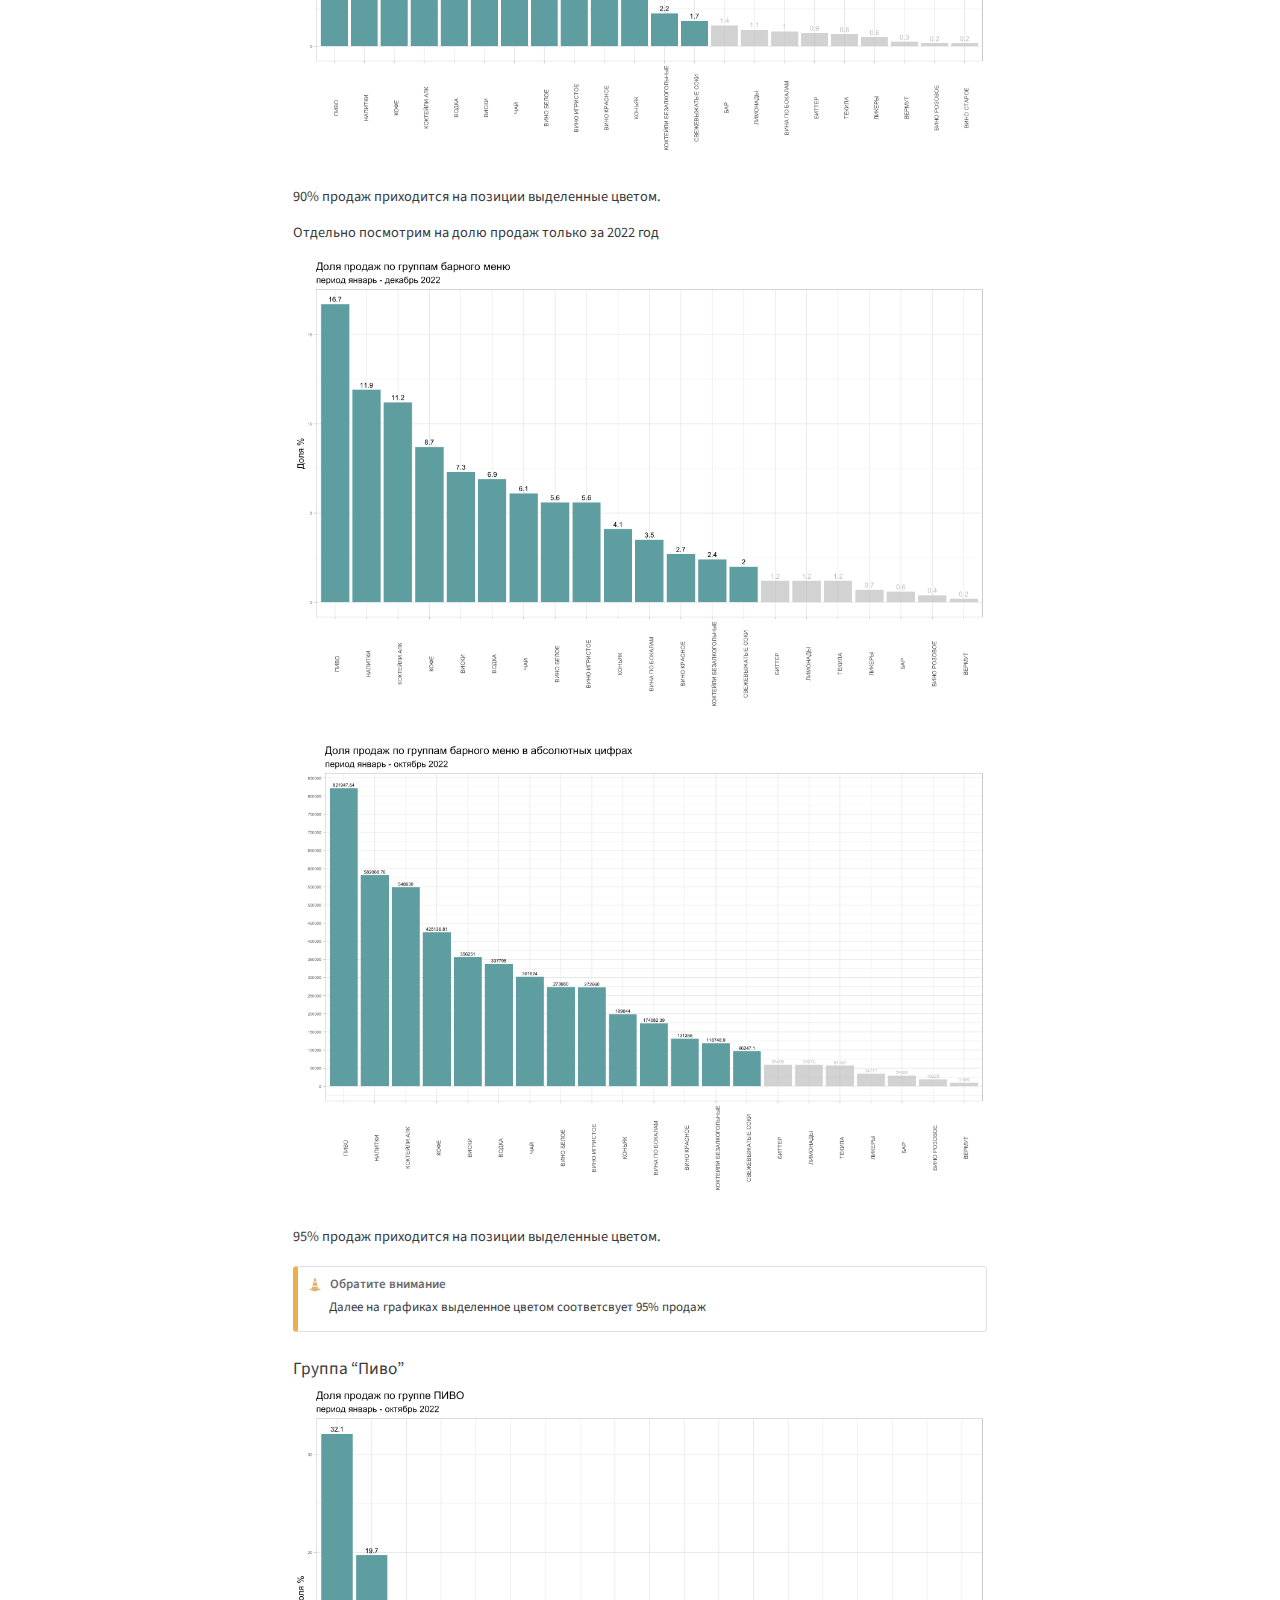
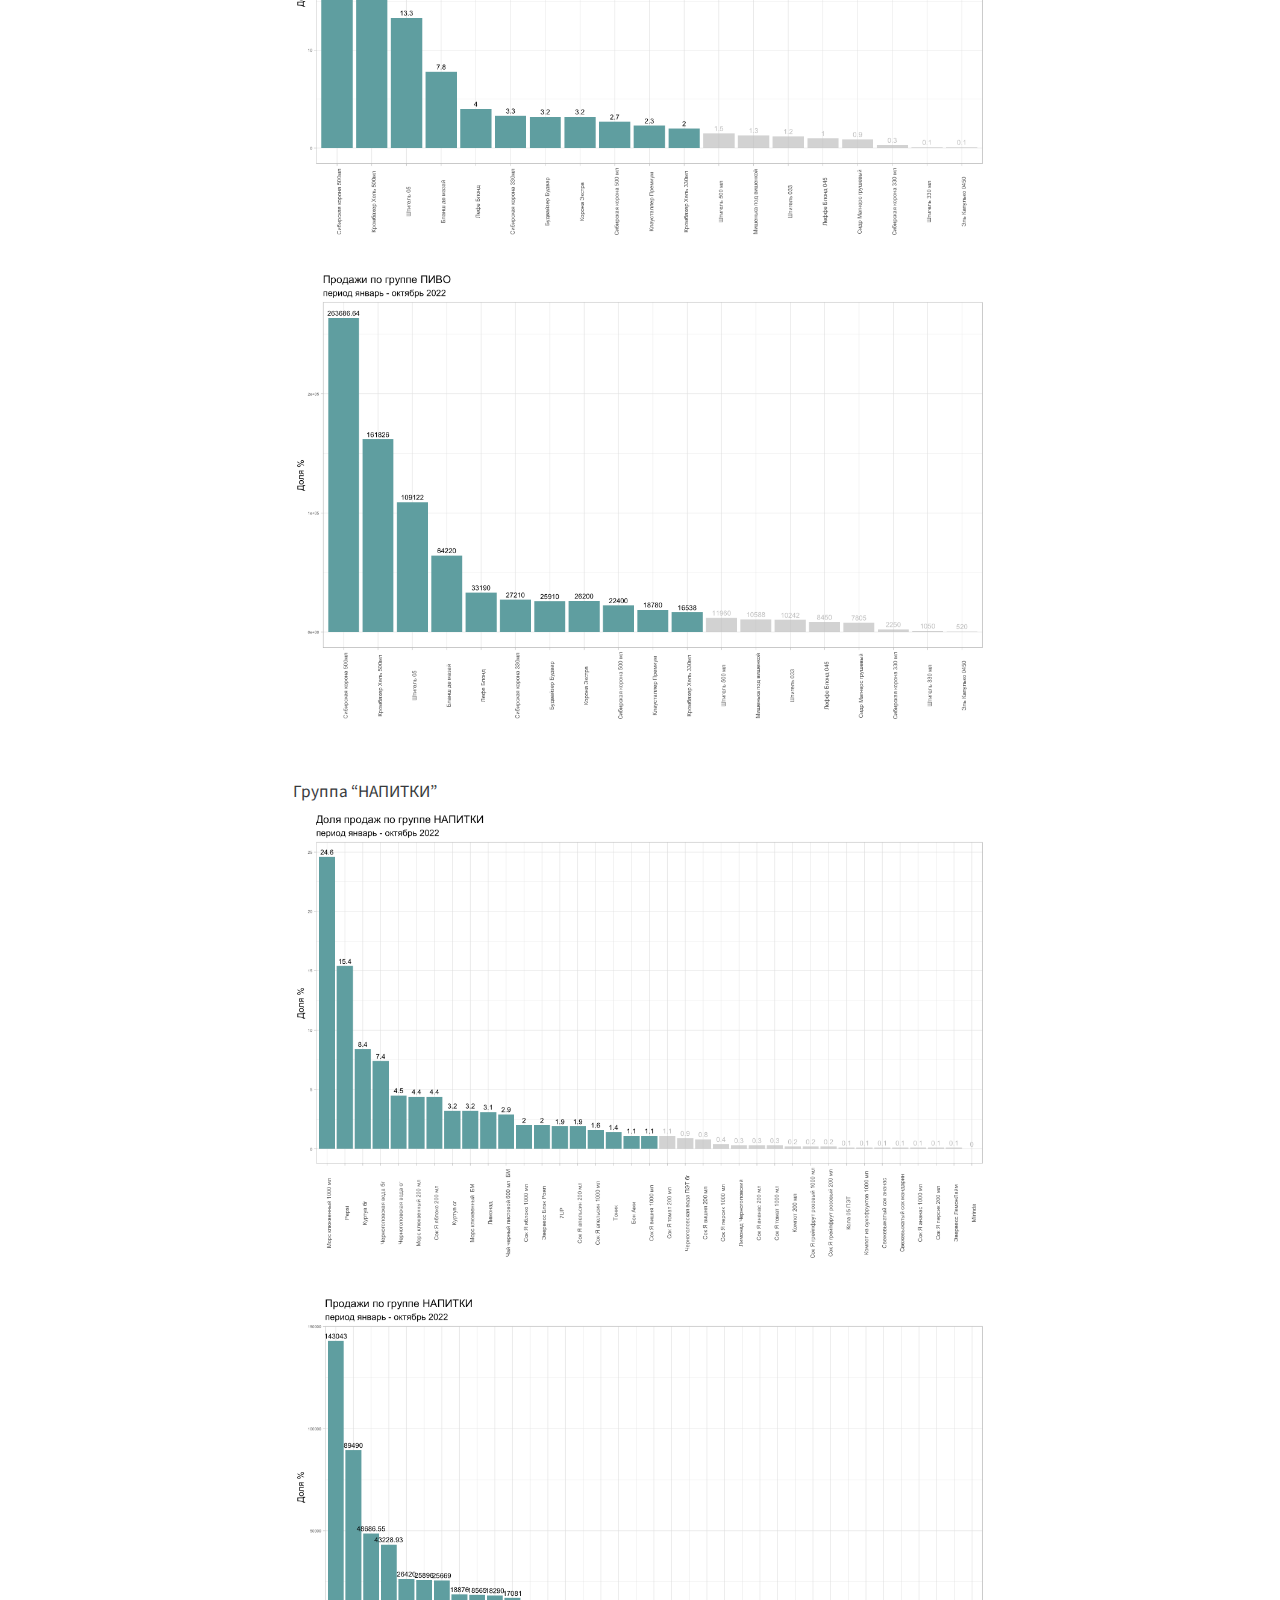
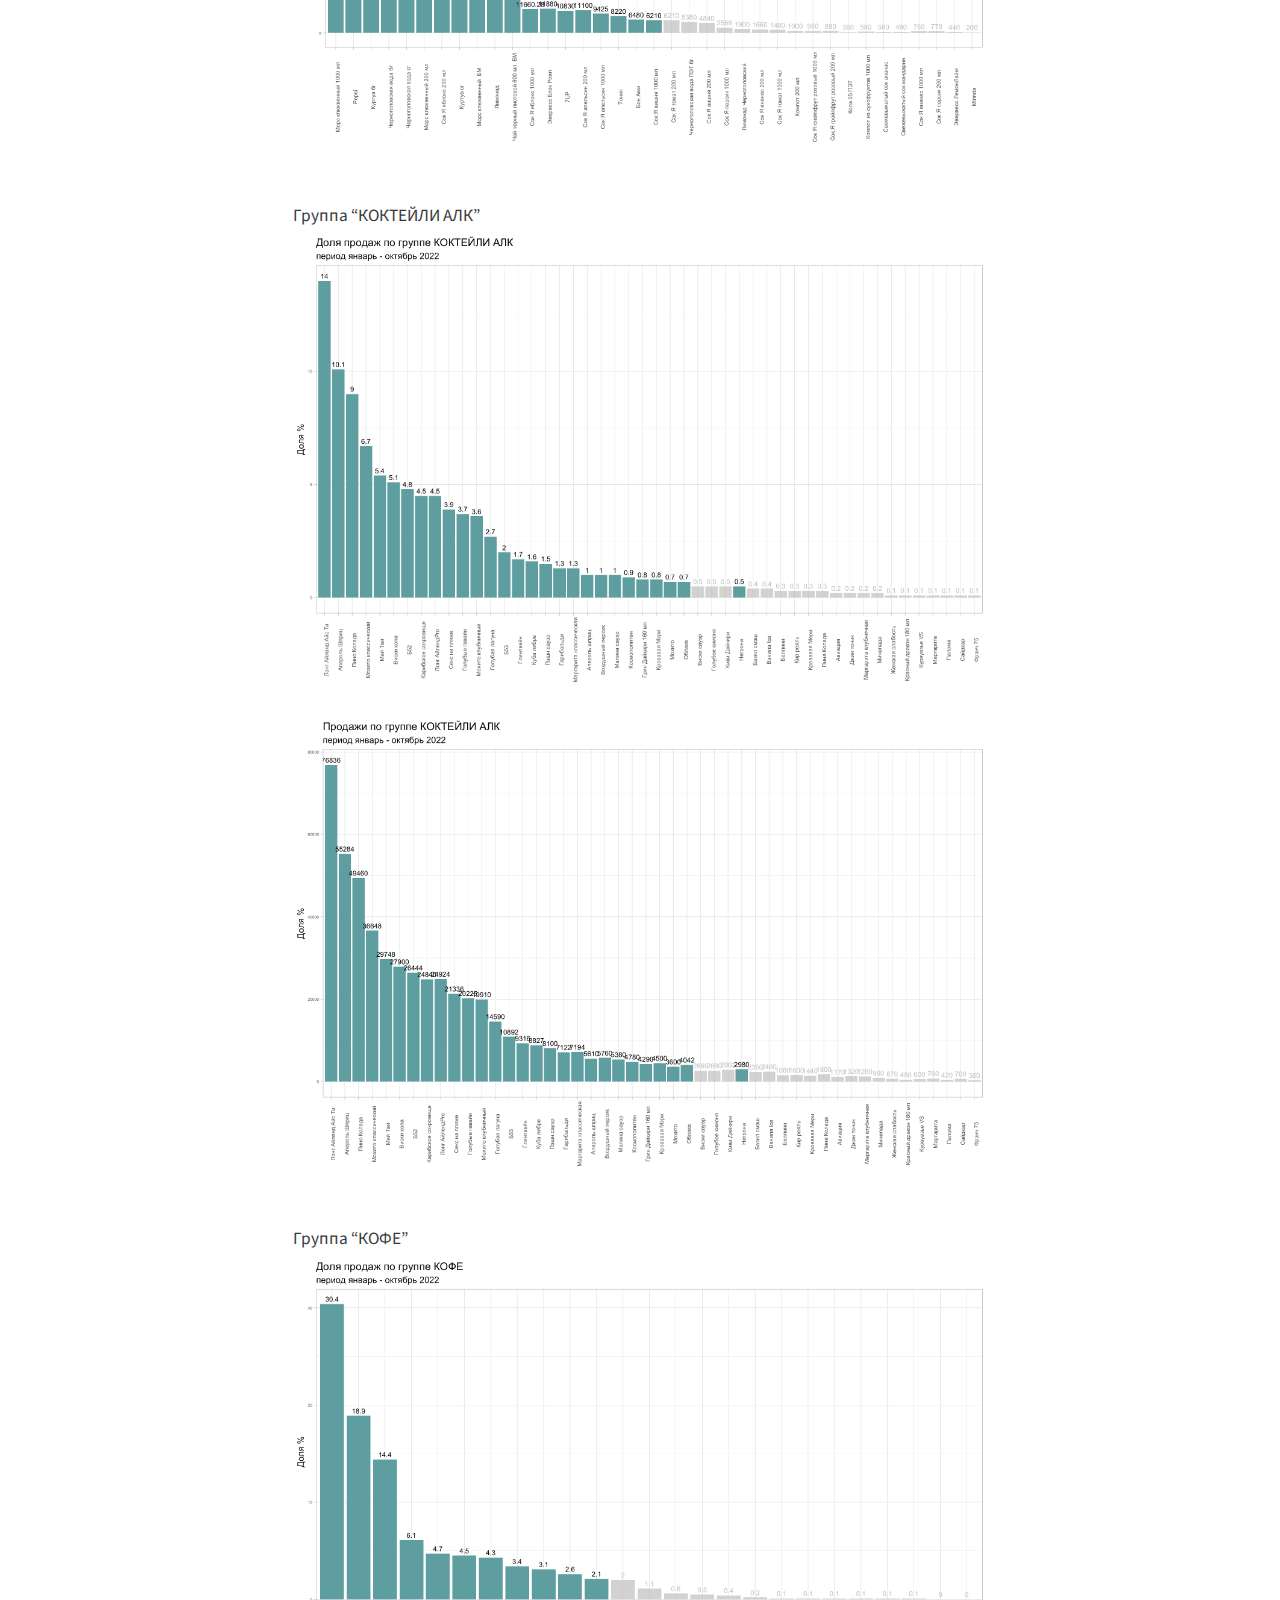
<file: docs/intro 2.html>
<!DOCTYPE html>
<html xmlns="http://www.w3.org/1999/xhtml" lang="en" xml:lang="en"><head>

<meta charset="utf-8">
<meta name="generator" content="quarto-1.1.179">

<meta name="viewport" content="width=device-width, initial-scale=1.0, user-scalable=yes">


<title>Анализ ресторана - 1&nbsp; Отчет о продажах за период</title>
<style>
code{white-space: pre-wrap;}
span.smallcaps{font-variant: small-caps;}
div.columns{display: flex; gap: min(4vw, 1.5em);}
div.column{flex: auto; overflow-x: auto;}
div.hanging-indent{margin-left: 1.5em; text-indent: -1.5em;}
ul.task-list{list-style: none;}
ul.task-list li input[type="checkbox"] {
  width: 0.8em;
  margin: 0 0.8em 0.2em -1.6em;
  vertical-align: middle;
}
</style>


<script src="site_libs/quarto-nav/quarto-nav.js"></script>
<script src="site_libs/quarto-nav/headroom.min.js"></script>
<script src="site_libs/clipboard/clipboard.min.js"></script>
<script src="site_libs/quarto-search/autocomplete.umd.js"></script>
<script src="site_libs/quarto-search/fuse.min.js"></script>
<script src="site_libs/quarto-search/quarto-search.js"></script>
<meta name="quarto:offset" content="./">
<link href="./index.html" rel="prev">
<script src="site_libs/quarto-html/quarto.js"></script>
<script src="site_libs/quarto-html/popper.min.js"></script>
<script src="site_libs/quarto-html/tippy.umd.min.js"></script>
<script src="site_libs/quarto-html/anchor.min.js"></script>
<link href="site_libs/quarto-html/tippy.css" rel="stylesheet">
<link href="site_libs/quarto-html/quarto-syntax-highlighting.css" rel="stylesheet" id="quarto-text-highlighting-styles">
<script src="site_libs/bootstrap/bootstrap.min.js"></script>
<link href="site_libs/bootstrap/bootstrap-icons.css" rel="stylesheet">
<link href="site_libs/bootstrap/bootstrap.min.css" rel="stylesheet" id="quarto-bootstrap" data-mode="light">
<script id="quarto-search-options" type="application/json">{
  "location": "sidebar",
  "copy-button": false,
  "collapse-after": 3,
  "panel-placement": "start",
  "type": "textbox",
  "limit": 20,
  "language": {
    "search-no-results-text": "No results",
    "search-matching-documents-text": "matching documents",
    "search-copy-link-title": "Copy link to search",
    "search-hide-matches-text": "Hide additional matches",
    "search-more-match-text": "more match in this document",
    "search-more-matches-text": "more matches in this document",
    "search-clear-button-title": "Clear",
    "search-detached-cancel-button-title": "Cancel",
    "search-submit-button-title": "Submit"
  }
}</script>

<link href="site_libs/pagedtable-1.1/css/pagedtable.css" rel="stylesheet">
<script src="site_libs/pagedtable-1.1/js/pagedtable.js"></script>


</head>

<body class="nav-sidebar floating">

<div id="quarto-search-results"></div>
  <header id="quarto-header" class="headroom fixed-top">
  <nav class="quarto-secondary-nav" data-bs-toggle="collapse" data-bs-target="#quarto-sidebar" aria-controls="quarto-sidebar" aria-expanded="false" aria-label="Toggle sidebar navigation" onclick="if (window.quartoToggleHeadroom) { window.quartoToggleHeadroom(); }">
    <div class="container-fluid d-flex justify-content-between">
      <h1 class="quarto-secondary-nav-title"><span class="chapter-number">1</span>&nbsp; <span class="chapter-title">Отчет о продажах за период</span></h1>
      <button type="button" class="quarto-btn-toggle btn" aria-label="Show secondary navigation">
        <i class="bi bi-chevron-right"></i>
      </button>
    </div>
  </nav>
</header>
<!-- content -->
<div id="quarto-content" class="quarto-container page-columns page-rows-contents page-layout-article">
<!-- sidebar -->
  <nav id="quarto-sidebar" class="sidebar collapse sidebar-navigation floating overflow-auto">
    <div class="pt-lg-2 mt-2 text-left sidebar-header">
    <div class="sidebar-title mb-0 py-0">
      <a href="./">Анализ ресторана</a> 
    </div>
      </div>
      <div class="mt-2 flex-shrink-0 align-items-center">
        <div class="sidebar-search">
        <div id="quarto-search" class="" title="Search"></div>
        </div>
      </div>
    <div class="sidebar-menu-container"> 
    <ul class="list-unstyled mt-1">
        <li class="sidebar-item">
  <div class="sidebar-item-container"> 
  <a href="./index.html" class="sidebar-item-text sidebar-link">Начало работы</a>
  </div>
</li>
        <li class="sidebar-item">
  <div class="sidebar-item-container"> 
  <a href="./intro.html" class="sidebar-item-text sidebar-link active"><span class="chapter-number">1</span>&nbsp; <span class="chapter-title">Отчет о продажах за период</span></a>
  </div>
</li>
    </ul>
    </div>
</nav>
<!-- margin-sidebar -->
    <div id="quarto-margin-sidebar" class="sidebar margin-sidebar">
        <nav id="TOC" role="doc-toc" class="toc-active">
    <h2 id="toc-title">Table of contents</h2>
   
  <ul>
  <li><a href="#меню-все-сейчас-хорошо" id="toc-меню-все-сейчас-хорошо" class="nav-link active" data-scroll-target="#меню-все-сейчас-хорошо"><span class="toc-section-number">1.1</span>  Меню “Все сейчас хорошо”</a>
  <ul class="collapse">
  <li><a href="#динамика-продаж" id="toc-динамика-продаж" class="nav-link" data-scroll-target="#динамика-продаж">Динамика продаж</a></li>
  </ul></li>
  <li><a href="#меню-ресторана-proсчастье" id="toc-меню-ресторана-proсчастье" class="nav-link" data-scroll-target="#меню-ресторана-proсчастье"><span class="toc-section-number">1.2</span>  Меню ресторана #proСчастье</a>
  <ul class="collapse">
  <li><a href="#бар" id="toc-бар" class="nav-link" data-scroll-target="#бар">Бар</a></li>
  <li><a href="#группа-пиво" id="toc-группа-пиво" class="nav-link" data-scroll-target="#группа-пиво">Группа “Пиво”</a></li>
  <li><a href="#группа-напитки" id="toc-группа-напитки" class="nav-link" data-scroll-target="#группа-напитки">Группа “НАПИТКИ”</a></li>
  <li><a href="#группа-коктейли-алк" id="toc-группа-коктейли-алк" class="nav-link" data-scroll-target="#группа-коктейли-алк">Группа “КОКТЕЙЛИ АЛК”</a></li>
  <li><a href="#группа-кофе" id="toc-группа-кофе" class="nav-link" data-scroll-target="#группа-кофе">Группа “КОФЕ”</a></li>
  <li><a href="#группа-виски" id="toc-группа-виски" class="nav-link" data-scroll-target="#группа-виски">Группа “ВИСКИ”</a></li>
  <li><a href="#группа-водка" id="toc-группа-водка" class="nav-link" data-scroll-target="#группа-водка">Группа “ВОДКА”</a></li>
  <li><a href="#группа-чай" id="toc-группа-чай" class="nav-link" data-scroll-target="#группа-чай">Группа “ЧАЙ”</a></li>
  <li><a href="#группа-вино-игристое" id="toc-группа-вино-игристое" class="nav-link" data-scroll-target="#группа-вино-игристое">Группа “ВИНО ИГРИСТОЕ”</a></li>
  <li><a href="#группа-вино-белое" id="toc-группа-вино-белое" class="nav-link" data-scroll-target="#группа-вино-белое">Группа “ВИНО БЕЛОЕ”</a></li>
  <li><a href="#группа-вина-по-бокалам" id="toc-группа-вина-по-бокалам" class="nav-link" data-scroll-target="#группа-вина-по-бокалам">Группа “ВИНА ПО БОКАЛАМ”</a></li>
  <li><a href="#группа-коньяк" id="toc-группа-коньяк" class="nav-link" data-scroll-target="#группа-коньяк">Группа “КОНЬЯК”</a></li>
  <li><a href="#группа-коктейли-безалкогольные" id="toc-группа-коктейли-безалкогольные" class="nav-link" data-scroll-target="#группа-коктейли-безалкогольные">Группа “КОКТЕЙЛИ БЕЗАЛКОГОЛЬНЫЕ”</a></li>
  <li><a href="#группа-вино-красное" id="toc-группа-вино-красное" class="nav-link" data-scroll-target="#группа-вино-красное">Группа “ВИНО КРАСНОЕ”</a></li>
  <li><a href="#группа-свежевыжатые-соки" id="toc-группа-свежевыжатые-соки" class="nav-link" data-scroll-target="#группа-свежевыжатые-соки">Группа “СВЕЖЕВЫЖАТЫЕ СОКИ”</a></li>
  <li><a href="#группа-лимонады" id="toc-группа-лимонады" class="nav-link" data-scroll-target="#группа-лимонады">Группа “ЛИМОНАДЫ”</a></li>
  <li><a href="#группа-биттер" id="toc-группа-биттер" class="nav-link" data-scroll-target="#группа-биттер">Группа “БИТТЕР”</a></li>
  <li><a href="#группа-текила" id="toc-группа-текила" class="nav-link" data-scroll-target="#группа-текила">Группа “ТЕКИЛА”</a></li>
  <li><a href="#группа-ликеры" id="toc-группа-ликеры" class="nav-link" data-scroll-target="#группа-ликеры">Группа “ЛИКЕРЫ”</a></li>
  <li><a href="#группа-бар" id="toc-группа-бар" class="nav-link" data-scroll-target="#группа-бар">Группа “БАР”</a></li>
  <li><a href="#группа-вино-розовое" id="toc-группа-вино-розовое" class="nav-link" data-scroll-target="#группа-вино-розовое">Группа “ВИНО РОЗОВОЕ”</a></li>
  <li><a href="#группа-вермут" id="toc-группа-вермут" class="nav-link" data-scroll-target="#группа-вермут">Группа “ВЕРМУТ”</a></li>
  </ul></li>
  </ul>
</nav>
    </div>
<!-- main -->
<main class="content" id="quarto-document-content">

<header id="title-block-header" class="quarto-title-block default">
<div class="quarto-title">
<h1 class="title d-none d-lg-block"><span class="chapter-number">1</span>&nbsp; <span class="chapter-title">Отчет о продажах за период</span></h1>
</div>



<div class="quarto-title-meta">

    
    
  </div>
  

</header>

<section id="меню-все-сейчас-хорошо" class="level2" data-number="1.1">
<h2 data-number="1.1" class="anchored" data-anchor-id="меню-все-сейчас-хорошо"><span class="header-section-number">1.1</span> Меню “Все сейчас хорошо”</h2>
<p>Начнем с анализа меню ресторана “Все сейчас хорошо”, так как на данный момент это является акутальным для нас.</p>
<p>На первом шаге мы загрущзим данные и оставим только те позиции, которые относятся к меню “ВСХ”. Все позиции меню данного ресторана обозначены “ВСХ &lt;наименования позиции меню&gt;”.</p>
<p>Посмотрим на структуру данных</p>
<div class="cell" data-layout-align="center">
<div class="cell-output-display">

<div data-pagedtable="false">
  <script data-pagedtable-source="" type="application/json">
{"columns":[{"label":["date"],"name":[1],"type":["date"],"align":["right"]},{"label":["code"],"name":[2],"type":["chr"],"align":["left"]},{"label":["group"],"name":[3],"type":["chr"],"align":["left"]},{"label":["food_name"],"name":[4],"type":["chr"],"align":["left"]},{"label":["count"],"name":[5],"type":["dbl"],"align":["right"]},{"label":["revenue_no_sale"],"name":[6],"type":["dbl"],"align":["right"]},{"label":["sum_sale"],"name":[7],"type":["dbl"],"align":["right"]},{"label":["revenue"],"name":[8],"type":["dbl"],"align":["right"]},{"label":["cost_one"],"name":[9],"type":["dbl"],"align":["right"]},{"label":["cost_rub"],"name":[10],"type":["dbl"],"align":["right"]},{"label":["food_cost"],"name":[11],"type":["dbl"],"align":["right"]},{"label":["allowance"],"name":[12],"type":["dbl"],"align":["right"]},{"label":["concept"],"name":[13],"type":["chr"],"align":["left"]},{"label":["year"],"name":[14],"type":["dbl"],"align":["right"]},{"label":["month"],"name":[15],"type":["dbl"],"align":["right"]},{"label":["day_number"],"name":[16],"type":["dbl"],"align":["right"]},{"label":["wday"],"name":[17],"type":["dbl"],"align":["right"]},{"label":["discount_rate"],"name":[18],"type":["dbl"],"align":["right"]},{"label":["revenue_end"],"name":[19],"type":["dbl"],"align":["right"]},{"label":["food_cost_end"],"name":[20],"type":["dbl"],"align":["right"]}],"data":[{"1":"2021-01-05","2":"03905","3":"Кофе для персонала ВСХ","4":"ВСХ  Американо персонал","5":"2","6":"0","7":"0","8":"0","9":"16.99","10":"33.97","11":"0.00","12":"-100.0","13":"Без концепции","14":"2021","15":"1","16":"5","17":"2","18":"NA","19":"0","20":"Inf"},{"1":"2021-01-06","2":"03905","3":"Кофе для персонала ВСХ","4":"ВСХ  Американо персонал","5":"2","6":"0","7":"0","8":"0","9":"16.99","10":"33.98","11":"0.00","12":"-100.0","13":"Без концепции","14":"2021","15":"1","16":"6","17":"3","18":"NA","19":"0","20":"Inf"},{"1":"2021-01-07","2":"03915","3":"ВСХ  ГАРНИРЫ","4":"ВСХ  Нагетсы с картофелем фри","5":"10","6":"3000","7":"3000","8":"0","9":"64.71","10":"647.13","11":"0.00","12":"-100.0","13":"Без концепции","14":"2021","15":"1","16":"7","17":"4","18":"Inf","19":"3000","20":"0.22"},{"1":"2021-01-07","2":"03828","3":"ВСХ  ЛАПША и ПАСТА","4":"ВСХ  Гречневая лапша с овощами","5":"6","6":"1860","7":"0","8":"1860","9":"66.08","10":"396.46","11":"0.21","12":"369.2","13":"Без концепции","14":"2021","15":"1","16":"7","17":"4","18":"1","19":"1860","20":"0.21"},{"1":"2021-01-07","2":"03875","3":"ВСХ  ПИЦЦА НА ЛЬНЯНОМ ТЕСТЕ","4":"ВСХ  Пицца веганская на льняном тесте","5":"2","6":"1200","7":"0","8":"1200","9":"115.27","10":"230.53","11":"0.19","12":"420.5","13":"Без концепции","14":"2021","15":"1","16":"7","17":"4","18":"1","19":"1200","20":"0.19"},{"1":"2021-01-07","2":"03842","3":"ВСХ  ПИЦЦА НА ОБЫЧНОМ ТЕСТЕ","4":"ВСХ  Пицца Пепперони","5":"2","6":"1200","7":"1200","8":"0","9":"204.78","10":"409.56","11":"0.00","12":"-100.0","13":"Без концепции","14":"2021","15":"1","16":"7","17":"4","18":"Inf","19":"1200","20":"0.34"},{"1":"2021-01-07","2":"03838","3":"ВСХ  ПИЦЦА НА ОБЫЧНОМ ТЕСТЕ","4":"ВСХ  Пицца Маргарита","5":"1","6":"550","7":"550","8":"0","9":"139.55","10":"139.55","11":"0.00","12":"-100.0","13":"Без концепции","14":"2021","15":"1","16":"7","17":"4","18":"Inf","19":"550","20":"0.25"},{"1":"2021-01-07","2":"03902","3":"ВСХ  САЛАТЫ","4":"ВСХ  Цезарь с кейлом","5":"4","6":"1360","7":"0","8":"1360","9":"143.99","10":"575.96","11":"0.42","12":"136.1","13":"Без концепции","14":"2021","15":"1","16":"7","17":"4","18":"1","19":"1360","20":"0.42"},{"1":"2021-01-07","2":"03836","3":"ВСХ  СЭНДВИЧ РОЛЛЫ","4":"ВСХ  Веган ролл","5":"1","6":"260","7":"0","8":"260","9":"62.66","10":"62.66","11":"0.24","12":"314.9","13":"Без концепции","14":"2021","15":"1","16":"7","17":"4","18":"1","19":"260","20":"0.24"},{"1":"2021-01-07","2":"03905","3":"Кофе для персонала ВСХ","4":"ВСХ  Американо персонал","5":"2","6":"0","7":"0","8":"0","9":"16.99","10":"33.97","11":"0.00","12":"-100.0","13":"Без концепции","14":"2021","15":"1","16":"7","17":"4","18":"NA","19":"0","20":"Inf"},{"1":"2021-01-09","2":"03915","3":"ВСХ  ГАРНИРЫ","4":"ВСХ  Нагетсы с картофелем фри","5":"7","6":"2100","7":"2100","8":"0","9":"65.34","10":"457.41","11":"0.00","12":"-100.0","13":"Без концепции","14":"2021","15":"1","16":"9","17":"6","18":"Inf","19":"2100","20":"0.22"},{"1":"2021-01-09","2":"03925","3":"ВСХ  КОФЕ","4":"ВСХ  Американо","5":"2","6":"240","7":"0","8":"240","9":"16.20","10":"32.40","11":"0.14","12":"640.7","13":"Без концепции","14":"2021","15":"1","16":"9","17":"6","18":"1","19":"240","20":"0.13"},{"1":"2021-01-09","2":"03926","3":"ВСХ  КОФЕ","4":"ВСХ  Капучино","5":"2","6":"400","7":"0","8":"400","9":"22.70","10":"45.39","11":"0.11","12":"781.3","13":"Без концепции","14":"2021","15":"1","16":"9","17":"6","18":"1","19":"400","20":"0.11"},{"1":"2021-01-09","2":"03927","3":"ВСХ  КОФЕ","4":"ВСХ  Латте","5":"1","6":"220","7":"0","8":"220","9":"25.95","10":"25.95","11":"0.12","12":"747.8","13":"Без концепции","14":"2021","15":"1","16":"9","17":"6","18":"1","19":"220","20":"0.12"},{"1":"2021-01-09","2":"03841","3":"ВСХ  ПИЦЦА НА ОБЫЧНОМ ТЕСТЕ","4":"ВСХ  Пицца 4 сыра","5":"1","6":"600","7":"600","8":"0","9":"307.38","10":"307.38","11":"0.00","12":"-100.0","13":"Без концепции","14":"2021","15":"1","16":"9","17":"6","18":"Inf","19":"600","20":"0.51"},{"1":"2021-01-09","2":"03838","3":"ВСХ  ПИЦЦА НА ОБЫЧНОМ ТЕСТЕ","4":"ВСХ  Пицца Маргарита","5":"2","6":"1100","7":"1100","8":"0","9":"139.40","10":"278.80","11":"0.00","12":"-100.0","13":"Без концепции","14":"2021","15":"1","16":"9","17":"6","18":"Inf","19":"1100","20":"0.25"},{"1":"2021-01-09","2":"03909","3":"Кофе для персонала ВСХ","4":"ВСХ  Капучино персонал","5":"1","6":"0","7":"0","8":"0","9":"25.13","10":"25.13","11":"0.00","12":"-100.0","13":"Без концепции","14":"2021","15":"1","16":"9","17":"6","18":"NA","19":"0","20":"Inf"},{"1":"2021-01-09","2":"03905","3":"Кофе для персонала ВСХ","4":"ВСХ  Американо персонал","5":"2","6":"0","7":"0","8":"0","9":"16.98","10":"33.95","11":"0.00","12":"-100.0","13":"Без концепции","14":"2021","15":"1","16":"9","17":"6","18":"NA","19":"0","20":"Inf"},{"1":"2021-01-10","2":"03905","3":"Кофе для персонала ВСХ","4":"ВСХ  Американо персонал","5":"6","6":"0","7":"0","8":"0","9":"16.97","10":"101.84","11":"0.00","12":"-100.0","13":"Без концепции","14":"2021","15":"1","16":"10","17":"7","18":"NA","19":"0","20":"Inf"},{"1":"2021-01-13","2":"03960","3":"ВСХ  ЗАВТРАКИ","4":"ВСХ  Омлет с моцареллой и авокадо","5":"1","6":"300","7":"0","8":"300","9":"0.00","10":"0.00","11":"0.00","12":"0.0","13":"Без концепции","14":"2021","15":"1","16":"13","17":"3","18":"1","19":"300","20":"0.00"}],"options":{"columns":{"min":{},"max":[10]},"rows":{"min":[10],"max":[10]},"pages":{}}}
  </script>
</div>
</div>
</div>
<p>Данные представлены с 2021-01-05 по 2022-10-31. В них содержится 20 колонок. Не все они требуют пояснения.</p>
<div class="callout-note callout callout-style-simple callout-captioned">
<div class="callout-header d-flex align-content-center">
<div class="callout-icon-container">
<i class="callout-icon"></i>
</div>
<div class="callout-caption-container flex-fill">
Заметка
</div>
</div>
<div class="callout-body-container callout-body">
<p>Мы детально рассмотрим только те колонки, которые требуют внимания</p>
</div>
</div>
<ul>
<li><p><strong><code>code</code></strong> - код наменклатуры (SKU) в iiko</p></li>
<li><p><strong><code>group</code></strong> - группа первого уровня в iiko</p></li>
<li><p><strong><code>food_name</code></strong> - наименоание позиции в меню</p></li>
<li><p><strong><code>count</code></strong> - количество реализованнх SKU в конкретный день</p></li>
<li><p><strong><code>revenue_no_sale</code></strong> - выручка без скидок в конкретный день по конкретному SKU</p></li>
<li><p><strong><code>sum_sale</code></strong> - сумма скидок в рублях</p></li>
<li><p><strong><code>revenue</code></strong> - выручка за вычитом скидок</p></li>
<li><p><strong><code>food_cost</code></strong> - фудкост рассчитанный в iiko</p></li>
<li><p><strong><code>allowance</code></strong> - наценка</p></li>
<li><p><strong><code>discount_rate</code></strong> - размер скидки. Данная переменая нужна, чтобы рассчитать реальный фудкост, где не будут учтены наценки за обслуживания</p></li>
<li><p><strong><code>revenue_end</code></strong> - очищенная выручка от наценок</p></li>
<li><p><strong><code>food_cost_end</code></strong> - расчитанный фудкост</p></li>
</ul>
<p>Посморим какие группы меню содержатся в наших данных</p>
<div class="cell" data-layout-align="center">
<div class="cell-output-display">

<div data-pagedtable="false">
  <script data-pagedtable-source="" type="application/json">
{"columns":[{"label":["group"],"name":[1],"type":["chr"],"align":["left"]},{"label":["n"],"name":[2],"type":["int"],"align":["right"]}],"data":[{"1":"ВСХ  КОКТЕЙЛИ","2":"2155"},{"1":"ВСХ  КОФЕ","2":"1123"},{"1":"ВСХ  ЛИМОНАДЫ","2":"883"},{"1":"ВСХ  ПИЦЦА НА ОБЫЧНОМ ТЕСТЕ","2":"772"},{"1":"ВСХ  ЛАПША и ПАСТА","2":"710"},{"1":"ВСХ  САЛАТЫ","2":"592"},{"1":"ВСХ  СУПЫ","2":"582"},{"1":"ВСХ  ЧАЙ","2":"562"},{"1":"ВСХ  СЭНДВИЧ РОЛЛЫ","2":"383"},{"1":"ВСХ  ПИВО","2":"311"},{"1":"ВСХ  ЗАКУСКИ","2":"306"},{"1":"ВСХ  НАСТОЙКИ","2":"302"},{"1":"ВСХ  СОК и ВОДА","2":"286"},{"1":"ДЕСЕРТЫ","2":"269"},{"1":"ВСХ  ГАРНИРЫ","2":"261"},{"1":"ВСХ  МИЛКШЕЙКИ","2":"251"},{"1":"ГОРЯЧИЕ ЗАКУСКИ","2":"229"},{"1":"ВСХ  ПИЦЦА НА ЛЬНЯНОМ ТЕСТЕ","2":"202"},{"1":"ВСХ  ЗАВТРАКИ","2":"196"},{"1":"ВСХ  АЛКОГОЛЬ","2":"185"},{"1":"ВСХ ВИНО по бокалам","2":"141"},{"1":"ГОРЯЧЕЕ","2":"115"},{"1":"Кофе для персонала ВСХ","2":"114"},{"1":"ВСХ  ДРУГИЕ ГОРЯЧИЕ","2":"106"},{"1":"ВСХ  ГОРЯЧЕЕ","2":"88"},{"1":"БУРГЕРЫ и СЭНДВИЧИ","2":"79"},{"1":"ВСЕ СЕЙЧАС ХОРОШО","2":"62"},{"1":"ВСХ  ВИНО бутылка","2":"51"},{"1":"ВСХ  БУРГЕРЫ и ХОТДОГИ","2":"41"},{"1":"ВСХ  ПЕРСОНАЛ","2":"30"},{"1":"ХОЛОДНЫЕ ЗАКУСКИ  АРХИВ","2":"22"},{"1":"ВСХ  ДЕСЕРТЫ","2":"21"},{"1":"ГАРНИРЫ","2":"21"},{"1":"ВИНО БЕЛОЕ","2":"18"},{"1":"САЛАТЫ","2":"17"},{"1":"ВСХ  ДОПЫ","2":"16"},{"1":"КОКТЕЙЛИ АЛК","2":"16"},{"1":"ВИНО КРАСНОЕ","2":"12"},{"1":"БАР","2":"7"},{"1":"ВИНО РОЗОВОЕ","2":"4"},{"1":"СУПЫ","2":"4"},{"1":"КОФЕ","2":"2"},{"1":"8 КОМПЛЕКСНЫЕ ОБЕДЫ","2":"1"},{"1":"ВСХ  ВИНО","2":"1"},{"1":"ПИЦЦА и ХАЧАПУРИ","2":"1"}],"options":{"columns":{"min":{},"max":[10]},"rows":{"min":[10],"max":[10]},"pages":{}}}
  </script>
</div>
</div>
</div>
<p>Добавим в наши данные еще одну колонку, которая будет содержать тип группы: “Еда” или “Бар” и посмотрим на соотношение количества и суммы продаж по двум этим параметрам.</p>
<div class="cell" data-layout-align="center">
<div class="cell-output-display">

<div data-pagedtable="false">
  <script data-pagedtable-source="" type="application/json">
{"columns":[{"label":["group_2"],"name":[1],"type":["chr"],"align":["left"]},{"label":["Количество"],"name":[2],"type":["dbl"],"align":["right"]},{"label":["Сумма_продаж"],"name":[3],"type":["dbl"],"align":["right"]}],"data":[{"1":"Бар","2":"12870.30","3":"3680934"},{"1":"Еда","2":"7933.37","3":"3186057"}],"options":{"columns":{"min":{},"max":[10]},"rows":{"min":[10],"max":[10]},"pages":{}}}
  </script>
</div>
</div>
</div>
<p>Мы видим, что с 2021-01-05 по 2022-10-31 еды было продано больше, чем позиций бара. Но по сумме выручки – цифры сопоставимые.</p>
<section id="динамика-продаж" class="level3 unnumbered">
<h3 class="unnumbered anchored" data-anchor-id="динамика-продаж">Динамика продаж</h3>
<p>Посмотрим на динамику продаж по этим двум группам.</p>
<div class="cell" data-layout-align="center">
<div class="cell-output-display">
<div class="quarto-figure quarto-figure-center">
<figure class="figure">
<p><img src="intro_files/figure-html/unnamed-chunk-6-1.png" class="img-fluid figure-img" width="672"></p>
</figure>
</div>
</div>
</div>
<div class="cell" data-layout-align="center">
<div class="cell-output-display">
<div class="quarto-figure quarto-figure-center">
<figure class="figure">
<p><img src="intro_files/figure-html/unnamed-chunk-7-1.png" class="img-fluid figure-img" width="672"></p>
</figure>
</div>
</div>
</div>
<p>Мы видим, что динамика продаж отрицательная. Сложно сделать окончательные выводы, по имеющимся данным, так как у нас их недостаточно. Возможно отрицательная динамика – это всего лишь сезонность.</p>
<p>При этом стоит отметить, что продажи бара менее вариабельны, чем позиции по кухне.</p>
<section id="динамика-foodcost-по-группам-в-меню" class="level4 unnumbered">
<h4 class="unnumbered anchored" data-anchor-id="динамика-foodcost-по-группам-в-меню">Динамика foodcost по группам в меню</h4>
<div class="cell" data-layout-align="center">
<div class="cell-output-display">
<div class="quarto-figure quarto-figure-center">
<figure class="figure">
<p><img src="intro_files/figure-html/unnamed-chunk-8-1.png" class="img-fluid figure-img" width="672"></p>
</figure>
</div>
</div>
</div>
</section>
<section id="популярные-позиции-меню" class="level4 unnumbered">
<h4 class="unnumbered anchored" data-anchor-id="популярные-позиции-меню">Популярные позиции меню</h4>
<p>Теперь мы можем посмотреть на те позиции, которые наиболее часто покупают в “ВСХ”. Нас больше интересует не сама группа, а конкретное SKU.</p>
<p>Сначала посмотрим на позиции, которые относятся к категории “Еда”. Выделим ТОП 50</p>
<div class="cell" data-layout-align="center">
<div class="cell-output-display">
<div class="quarto-figure quarto-figure-center">
<figure class="figure">
<p><img src="intro_files/figure-html/unnamed-chunk-9-1.png" class="img-fluid figure-img" width="1152"></p>
</figure>
</div>
</div>
</div>
<p>Теперь выделим TOP 50 позиций бара:</p>
<div class="cell" data-layout-align="center">
<div class="cell-output-display">
<div class="quarto-figure quarto-figure-center">
<figure class="figure">
<p><img src="intro_files/figure-html/unnamed-chunk-10-1.png" class="img-fluid figure-img" width="1152"></p>
</figure>
</div>
</div>
</div>
<div class="callout-caution callout callout-style-simple callout-captioned">
<div class="callout-header d-flex align-content-center">
<div class="callout-icon-container">
<i class="callout-icon"></i>
</div>
<div class="callout-caption-container flex-fill">
Обратите внимание
</div>
</div>
<div class="callout-body-container callout-body">
<p>Данная ифонрмация представлена за весь период работы бара “Все сейчас хорошо”</p>
</div>
</div>
<p>Давайте посмотрим на продажи позиций из меню за последние 3 мес. Таким образмо, мы полчим только те SKU, которые есть в меню.</p>
<div class="cell" data-layout-align="center">
<div class="cell-output-display">
<div class="quarto-figure quarto-figure-center">
<figure class="figure">
<p><img src="intro_files/figure-html/unnamed-chunk-11-1.png" class="img-fluid figure-img" width="1152"></p>
</figure>
</div>
</div>
</div>
<p>Посмотрим на выручкку по этим же параметрам</p>
<div class="cell" data-layout-align="center">
<div class="cell-output-display">
<div class="quarto-figure quarto-figure-center">
<figure class="figure">
<p><img src="intro_files/figure-html/unnamed-chunk-12-1.png" class="img-fluid figure-img" width="1152"></p>
</figure>
</div>
</div>
</div>
<p>Предтавим данные в таблице.</p>
<div class="cell" data-layout-align="center">
<div class="cell-output-display">

<div data-pagedtable="false">
  <script data-pagedtable-source="" type="application/json">
{"columns":[{"label":["food_name"],"name":[1],"type":["chr"],"align":["left"]},{"label":["7"],"name":[2],"type":["dbl"],"align":["right"]},{"label":["8"],"name":[3],"type":["dbl"],"align":["right"]},{"label":["9"],"name":[4],"type":["dbl"],"align":["right"]},{"label":["10"],"name":[5],"type":["dbl"],"align":["right"]}],"data":[{"1":"ВСХ  Борщ с мраморной говядиной сметаной и фоккачей","2":"2800","3":"3850.00","4":"1750","5":"6650"},{"1":"ВСХ  Брускетта с авокадо и яйцо пашот","2":"1750","3":"1400.00","4":"350","5":"1400"},{"1":"ВСХ  Брускетта с лососем и крем чиз","2":"2100","3":"9240.00","4":"3360","5":"NA"},{"1":"ВСХ  Бургер с фалафелем","2":"3696","3":"2200.00","4":"2640","5":"4400"},{"1":"ВСХ  Веган ролл","2":"3248","3":"2520.00","4":"1680","5":"1680"},{"1":"ВСХ  Веганская лепёшка с хумусом","2":"980","3":"2275.00","4":"1400","5":"2800"},{"1":"ВСХ  Гречневая лапша с курицей","2":"3696","3":"2520.00","4":"1260","5":"2100"},{"1":"ВСХ  Гречневая лапша с овощами","2":"1400","3":"2450.00","4":"350","5":"1750"},{"1":"ВСХ  Гриссини с соусом голубой сыр","2":"1080","3":"540.00","4":"1350","5":"1350"},{"1":"ВСХ  Гриссини с хамоном и грушей","2":"1120","3":"NA","4":"560","5":"NA"},{"1":"ВСХ  Какао","2":"800","3":"680.00","4":"800","5":"800"},{"1":"ВСХ  Карбонара","2":"8528","3":"7072.00","4":"5720","5":"6240"},{"1":"ВСХ  Картофель фри","2":"10340","3":"5280.00","4":"3740","5":"4400"},{"1":"ВСХ  Кремсуп из белых грибов и шампиньонов","2":"4200","3":"2940.00","4":"840","5":"3360"},{"1":"ВСХ  Курица ролл","2":"6784","3":"7744.00","4":"4160","5":"4480"},{"1":"ВСХ  Лапша куриная с томатами","2":"4144","3":"3472.00","4":"3080","5":"2240"},{"1":"ВСХ  Нагетсы с картофелем фри","2":"15972","3":"13398.00","4":"12210","5":"11220"},{"1":"ВСХ  Панкейк","2":"1496","3":"1496.00","4":"880","5":"NA"},{"1":"ВСХ  Паста 4 сыра","2":"3570","3":"2952.63","4":"2550","5":"3570"},{"1":"ВСХ  Паста сливочноустричная с креветками","2":"4347","3":"630.00","4":"4410","5":"2520"},{"1":"ВСХ  Пицца 4 сыра","2":"5580","3":"7310.00","4":"8280","5":"2760"},{"1":"ВСХ  Пицца 4 сыра на льняном тесте","2":"1340","3":"NA","4":"670","5":"NA"},{"1":"ВСХ  Пицца веганская","2":"1240","3":"1240.00","4":"2480","5":"NA"},{"1":"ВСХ  Пицца веганская на льняном тесте","2":"670","3":"NA","4":"NA","5":"NA"},{"1":"ВСХ  Пицца Груша и голубой сыр","2":"4964","3":"7154.00","4":"2920","5":"4380"},{"1":"ВСХ  Пицца Маргарита","2":"10492","3":"8418.00","4":"8540","5":"6100"},{"1":"ВСХ  Пицца нори и адыгейский сыр на льняном тесте","2":"4130","3":"2800.00","4":"3500","5":"4200"},{"1":"ВСХ  Пицца Пепперони","2":"4340","3":"11620.00","4":"8520","5":"8520"},{"1":"ВСХ  Пицца с лососем и рукколой","2":"2670","3":"890.00","4":"NA","5":"2670"},{"1":"ВСХ  Пицца с пармской ветчиной","2":"2700","3":"4500.00","4":"6300","5":"1800"},{"1":"ВСХ  Салат с кейлом карамелизированными грушами и тигровыми креветками","2":"13104","3":"4284.00","4":"1260","5":"6930"},{"1":"ВСХ  Салат с лососем и яйцом пашот","2":"8320","3":"5070.00","4":"NA","5":"4550"},{"1":"ВСХ  Сироп в ассорт","2":"204","3":"132.00","4":"300","5":"330"},{"1":"ВСХ  Скрембл с беконом","2":"1872","3":"780.00","4":"1170","5":"NA"},{"1":"ВСХ  Стейк лосося с зеленым салатом из авокадо и миндаля","2":"1660","3":"2490.00","4":"2490","5":"NA"},{"1":"ВСХ  Сырники 3 шт со сметаной","2":"2320","3":"2784.00","4":"1740","5":"870"},{"1":"ВСХ  Тыквенный крем суп с креветками","2":"820","3":"NA","4":"1640","5":"410"},{"1":"ВСХ  Цезарь с кейлом и курицей","2":"6370","3":"6860.00","4":"1960","5":"7840"},{"1":"ВСХ  Пицца Груша и голубой сыр на льняном тесте","2":"NA","3":"780.00","4":"NA","5":"NA"},{"1":"ВСХ  Скрембл с сыром и авокадо","2":"NA","3":"1728.00","4":"720","5":"NA"},{"1":"ВСХ  Цезарь с кейлом и креветками","2":"NA","3":"1612.00","4":"NA","5":"2480"},{"1":"ВСХ  Пицца Пепперони на льняном тесте","2":"NA","3":"NA","4":"670","5":"NA"},{"1":"ВСХ  Американо персонал","2":"NA","3":"NA","4":"NA","5":"0"},{"1":"ВСХ  Брускетта с авокадо и лососем","2":"NA","3":"NA","4":"NA","5":"2100"},{"1":"ВСХ  Какао на кокосовом молоке","2":"NA","3":"NA","4":"NA","5":"540"},{"1":"ВСХ  Капучино персонал","2":"NA","3":"NA","4":"NA","5":"0"},{"1":"ВСХ  Латте персонал","2":"NA","3":"NA","4":"NA","5":"0"},{"1":"ВСХ  Молоко 100 мл персонал","2":"NA","3":"NA","4":"NA","5":"0"},{"1":"ВСХ  Омлет с авокадо и моцареллой","2":"NA","3":"NA","4":"NA","5":"360"},{"1":"ВСХ  Омлет с беконом и авокадо","2":"NA","3":"NA","4":"NA","5":"1560"},{"1":"ВСХ  СВОБОДНОЕ БЛЮДО","2":"NA","3":"NA","4":"NA","5":"50"},{"1":"ВСХ  Сливки 50 мл персонал","2":"NA","3":"NA","4":"NA","5":"0"},{"1":"ВСХ  Цезарь с кейлом","2":"NA","3":"NA","4":"NA","5":"780"},{"1":"ДЕТСКИЙ КЛУБ ВСХ  ПИТАНИЕ","2":"NA","3":"NA","4":"NA","5":"23600"}],"options":{"columns":{"min":{},"max":[10]},"rows":{"min":[10],"max":[10]},"pages":{}}}
  </script>
</div>
</div>
</div>
<p>Судя по данным, на мой взгляд, позиции, которые выходят в ТОП, связаны с детскими лагерями.</p>
<p>Отдельно рассмотрим позиции бара “ВСХ” за теже три месяца.</p>
<div class="cell" data-layout-align="center">
<div class="cell-output-display">
<div class="quarto-figure quarto-figure-center">
<figure class="figure">
<p><img src="intro_files/figure-html/unnamed-chunk-14-1.png" class="img-fluid figure-img" width="1152"></p>
</figure>
</div>
</div>
</div>
<p>Посмотрим на выручкку по этим же параметрам</p>
<div class="cell" data-layout-align="center">
<div class="cell-output-display">
<div class="quarto-figure quarto-figure-center">
<figure class="figure">
<p><img src="intro_files/figure-html/unnamed-chunk-15-1.png" class="img-fluid figure-img" width="1152"></p>
</figure>
</div>
</div>
</div>
<p>Предтавим данные в таблице.</p>
<div class="cell" data-layout-align="center">
<div class="cell-output-display">

<div data-pagedtable="false">
  <script data-pagedtable-source="" type="application/json">
{"columns":[{"label":["food_name"],"name":[1],"type":["chr"],"align":["left"]},{"label":["7"],"name":[2],"type":["dbl"],"align":["right"]},{"label":["8"],"name":[3],"type":["dbl"],"align":["right"]},{"label":["9"],"name":[4],"type":["dbl"],"align":["right"]},{"label":["10"],"name":[5],"type":["dbl"],"align":["right"]}],"data":[{"1":"ВСХ  Айс кофе","2":"1200","3":"240","4":"720","5":"720"},{"1":"ВСХ  Альфабета брют 150 мл","2":"600","3":"NA","4":"300","5":"900"},{"1":"ВСХ  Американо","2":"2124","3":"360","4":"1260","5":"900"},{"1":"ВСХ  Апероль шприц","2":"5390","3":"490","4":"2940","5":"5880"},{"1":"ВСХ  Б52","2":"5880","3":"NA","4":"NA","5":"7980"},{"1":"ВСХ  Белый русский","2":"1200","3":"640","4":"800","5":"400"},{"1":"ВСХ  Бланш де мазай 0450 мл","2":"3480","3":"232","4":"2320","5":"1450"},{"1":"ВСХ  Будвайзер Будвар 033 мл","2":"380","3":"380","4":"760","5":"NA"},{"1":"ВСХ  Бульвардье","2":"440","3":"NA","4":"NA","5":"NA"},{"1":"ВСХ  Виски Джим Бим 50мл","2":"780","3":"1170","4":"NA","5":"NA"},{"1":"ВСХ  Виски кола","2":"10440","3":"720","4":"1080","5":"1440"},{"1":"ВСХ  Виски сауэр","2":"430","3":"NA","4":"NA","5":"860"},{"1":"ВСХ  Воздушный персик","2":"5376","3":"3780","4":"3360","5":"5460"},{"1":"ВСХ  Голубое кимоно","2":"4635","3":"2250","4":"450","5":"2700"},{"1":"ВСХ  Голубой мохито","2":"1680","3":"720","4":"NA","5":"720"},{"1":"ВСХ  Голубой мохито  10л","2":"680","3":"NA","4":"NA","5":"680"},{"1":"ВСХ  Грейпфрутлайм","2":"920","3":"230","4":"920","5":"230"},{"1":"ВСХ  Грин Дайкири  160 мл","2":"1911","3":"4680","4":"2340","5":"NA"},{"1":"ВСХ  Дайкири","2":"350","3":"350","4":"NA","5":"NA"},{"1":"ВСХ  Джек Дениелс 50 мл","2":"840","3":"2940","4":"NA","5":"NA"},{"1":"ВСХ  Джин тоник","2":"720","3":"288","4":"NA","5":"360"},{"1":"ВСХ  Джин тоник Бомбей","2":"500","3":"NA","4":"NA","5":"NA"},{"1":"ВСХ  Дос Капричос Бланко бел сух  0150","2":"1400","3":"350","4":"NA","5":"NA"},{"1":"ВСХ  Имбирный лимонад","2":"400","3":"200","4":"800","5":"NA"},{"1":"ВСХ  Камикадзе сэт","2":"2400","3":"NA","4":"6000","5":"1200"},{"1":"ВСХ  Капучино","2":"3894","3":"440","4":"3740","5":"5280"},{"1":"ВСХ  Карамельный айс мокиато","2":"250","3":"500","4":"NA","5":"NA"},{"1":"ВСХ  Кир рояль","2":"640","3":"320","4":"640","5":"320"},{"1":"ВСХ  Клаусталлер Премиум 033 мл","2":"1330","3":"350","4":"350","5":"1400"},{"1":"ВСХ  Кокосовое молоко","2":"50","3":"NA","4":"50","5":"NA"},{"1":"ВСХ  Космополитен","2":"1368","3":"1440","4":"3600","5":"3240"},{"1":"ВСХ  Красный дракон 180 мл","2":"4708","3":"NA","4":"440","5":"NA"},{"1":"ВСХ  Кровавая Мэри","2":"2520","3":"NA","4":"1440","5":"720"},{"1":"ВСХ  Куртуа бг","2":"400","3":"400","4":"2000","5":"4600"},{"1":"ВСХ  Ламбруско дель Эмилия псл  075","2":"1300","3":"NA","4":"NA","5":"4000"},{"1":"ВСХ  Латте","2":"2860","3":"780","4":"3900","5":"3010"},{"1":"ВСХ  Лефе Блонд 033 мл","2":"980","3":"2156","4":"2280","5":"650"},{"1":"ВСХ  Лимонад  Малинамята 300гр","2":"2990","3":"1380","4":"1610","5":"1840"},{"1":"ВСХ  Лимонад классич 10л","2":"2080","3":"1040","4":"2080","5":"NA"},{"1":"ВСХ  Лимонад классический","2":"912","3":"950","4":"190","5":"1140"},{"1":"ВСХ  Лимонад Мангомаракуйя300мл","2":"2990","3":"920","4":"460","5":"1840"},{"1":"ВСХ  Лимонад Персиккрасный апельсин300мл","2":"1840","3":"1150","4":"NA","5":"460"},{"1":"ВСХ  Локдаун 250 мл","2":"480","3":"NA","4":"NA","5":"NA"},{"1":"ВСХ  Лонг Айленд","2":"15360","3":"8928","4":"7680","5":"20640"},{"1":"ВСХ  Малина саур","2":"2520","3":"NA","4":"5880","5":"8400"},{"1":"ВСХ  Малинамята  10л","2":"9100","3":"650","4":"1950","5":"4550"},{"1":"ВСХ  Мангомаракуйя  10л","2":"650","3":"650","4":"1300","5":"3900"},{"1":"ВСХ  Манхэттен","2":"860","3":"NA","4":"NA","5":"860"},{"1":"ВСХ  Маргарита","2":"1140","3":"1520","4":"NA","5":"1140"},{"1":"ВСХ  Матча латте","2":"2320","3":"580","4":"290","5":"2030"},{"1":"ВСХ  Мерло Вилла Рокка дель Венето красное сух150мл","2":"700","3":"NA","4":"NA","5":"350"},{"1":"ВСХ  Милкшейк ванильный","2":"6720","3":"1120","4":"280","5":"1400"},{"1":"ВСХ  Милкшейк орео","2":"7360","3":"1600","4":"2240","5":"2560"},{"1":"ВСХ  Мичелада","2":"900","3":"900","4":"NA","5":"450"},{"1":"ВСХ  Мишенька под вишенкой 045 мл","2":"2610","3":"580","4":"1160","5":"930"},{"1":"ВСХ  Мохито","2":"4896","3":"1800","4":"2160","5":"3240"},{"1":"ВСХ  Мохито ба","2":"4370","3":"2070","4":"2530","5":"2530"},{"1":"ВСХ  Настойка Ананас  красный перец 50мл","2":"540","3":"NA","4":"NA","5":"NA"},{"1":"ВСХ  Настойка Борщовка 50мл","2":"180","3":"NA","4":"NA","5":"NA"},{"1":"ВСХ  Настойка Грецкий орех 50мл","2":"540","3":"NA","4":"NA","5":"NA"},{"1":"ВСХ  Настойка Кивияблоко 50мл","2":"180","3":"NA","4":"NA","5":"NA"},{"1":"ВСХ  Настойка Лимонка 50мл","2":"2520","3":"NA","4":"360","5":"2700"},{"1":"ВСХ  Настойка Малина  Чили 50 мл","2":"720","3":"NA","4":"NA","5":"NA"},{"1":"ВСХ  Настойка Мангочили 50 мл","2":"180","3":"NA","4":"NA","5":"180"},{"1":"ВСХ  Настойка Черешня 50мл","2":"360","3":"NA","4":"NA","5":"NA"},{"1":"ВСХ  Негрони","2":"1204","3":"344","4":"860","5":"4300"},{"1":"ВСХ  Палома","2":"2100","3":"1176","4":"420","5":"2100"},{"1":"ВСХ  Персиккрас апельсин 10л","2":"650","3":"650","4":"650","5":"650"},{"1":"ВСХ  Пина Колада","2":"400","3":"400","4":"NA","5":"1600"},{"1":"ВСХ  Пэшен саур","2":"2436","3":"2520","4":"5460","5":"14280"},{"1":"ВСХ  Раф","2":"320","3":"960","4":"NA","5":"1600"},{"1":"ВСХ  Сок Я в ассортименте","2":"1700","3":"100","4":"7200","5":"2450"},{"1":"ВСХ  Спайси Маргарита 160 мл","2":"390","3":"390","4":"NA","5":"NA"},{"1":"ВСХ  Терре Алегре кр псл  0150","2":"350","3":"NA","4":"NA","5":"NA"},{"1":"ВСХ  Терре Алегре кр псл 075","2":"1200","3":"NA","4":"NA","5":"NA"},{"1":"ВСХ  Чай Ассам суприм блек","2":"1960","3":"280","4":"2520","5":"3080"},{"1":"ВСХ  Чай Зеленый с жасмином","2":"280","3":"280","4":"560","5":"560"},{"1":"ВСХ  Чай Красная поляна","2":"280","3":"NA","4":"840","5":"280"},{"1":"ВСХ  Чай Манила Манго","2":"840","3":"NA","4":"280","5":"840"},{"1":"ВСХ  Чай Молочный Улун","2":"840","3":"840","4":"1680","5":"2800"},{"1":"ВСХ  Чай Пино Колада","2":"1120","3":"280","4":"560","5":"280"},{"1":"ВСХ  Чай Таежный сбор","2":"3360","3":"560","4":"840","5":"1120"},{"1":"ВСХ  Эвервесс Имбирный Эль ба 025","2":"160","3":"NA","4":"NA","5":"NA"},{"1":"ВСХ  Эспрессо","2":"560","3":"140","4":"140","5":"NA"},{"1":"ВСХ  Эспрессо тоник","2":"960","3":"NA","4":"NA","5":"NA"},{"1":"ВСХ  Pepsi 250мл","2":"6750","3":"870","4":"2700","5":"2460"},{"1":"ВСХ Тоник 250мл","2":"150","3":"NA","4":"300","5":"NA"},{"1":"ВСХ  Бамблби","2":"NA","3":"500","4":"NA","5":"NA"},{"1":"ВСХ  Беллини","2":"NA","3":"640","4":"NA","5":"NA"},{"1":"ВСХ  Виски Чивас 12 лет 50мл","2":"NA","3":"590","4":"NA","5":"NA"},{"1":"ВСХ  Мохито ба  10 л","2":"NA","3":"1300","4":"5850","5":"1300"},{"1":"ВСХ  Настойка Клюковка 50мл","2":"NA","3":"180","4":"1620","5":"1800"},{"1":"ВСХ  Настойка Лимончили 50 мл","2":"NA","3":"360","4":"540","5":"180"},{"1":"ВСХ  Олд фэшн","2":"NA","3":"860","4":"NA","5":"1290"},{"1":"ВСХ  Пино Гриджио новинка бел сух  0150","2":"NA","3":"360","4":"2160","5":"1080"},{"1":"ВСХ  Терре Алегре бел псл  0150","2":"NA","3":"350","4":"NA","5":"NA"},{"1":"ВСХ  Флэт уайт","2":"NA","3":"520","4":"520","5":"520"},{"1":"ВСХ  7up  250мл","2":"NA","3":"NA","4":"150","5":"670"},{"1":"ВСХ  Айс матча латте","2":"NA","3":"NA","4":"580","5":"580"},{"1":"ВСХ  Базил смэш","2":"NA","3":"NA","4":"400","5":"2400"},{"1":"ВСХ  Дос Капричос Тинто бел сух  075","2":"NA","3":"NA","4":"1200","5":"NA"},{"1":"ВСХ  Женская слабость","2":"NA","3":"NA","4":"2100","5":"1750"},{"1":"ВСХ  Каберне Совиньон Гран Резерва крассух 150мл","2":"NA","3":"NA","4":"400","5":"400"},{"1":"ВСХ  Коньяк Армянский 3 лет 50 мл","2":"NA","3":"NA","4":"1400","5":"NA"},{"1":"ВСХ  Куртуа сг","2":"NA","3":"NA","4":"200","5":"3450"},{"1":"ВСХ  Настойка Хреновухамёд 50 мл","2":"NA","3":"NA","4":"900","5":"360"},{"1":"ВСХ  Секс на пляже","2":"NA","3":"NA","4":"350","5":"NA"},{"1":"ВСХ  Сет шотов малина 4 шота","2":"NA","3":"NA","4":"2600","5":"1950"},{"1":"ВСХ  Сок Rich вишневый","2":"NA","3":"NA","4":"150","5":"NA"},{"1":"ВСХ  ТекилаОльмека голд 50мл","2":"NA","3":"NA","4":"880","5":"NA"},{"1":"ВСХ  Чай Золотая лагуна","2":"NA","3":"NA","4":"560","5":"NA"},{"1":"ВСХ  Чай Иван  чай","2":"NA","3":"NA","4":"280","5":"1120"},{"1":"ВСХ  Чай Сенча","2":"NA","3":"NA","4":"280","5":"NA"},{"1":"ВСХ  Чай чёрный","2":"NA","3":"NA","4":"280","5":"NA"},{"1":"ВСХ  ЧайПу Эр Ан Бао черный лист","2":"NA","3":"NA","4":"280","5":"NA"},{"1":"ВСХ  Ягермайстер  50 мл","2":"NA","3":"NA","4":"1100","5":"NA"},{"1":"ВСХ  Авиация","2":"NA","3":"NA","4":"NA","5":"3900"},{"1":"ВСХ  Водка с огурчиком Русский стандарт","2":"NA","3":"NA","4":"NA","5":"750"},{"1":"ВСХ  Грин Дайкири 160 мл","2":"NA","3":"NA","4":"NA","5":"5070"},{"1":"ВСХ  Капучино на кокосовом молоке","2":"NA","3":"NA","4":"NA","5":"200"},{"1":"ВСХ  КоньякКурвазье ВС 50 мл","2":"NA","3":"NA","4":"NA","5":"2400"},{"1":"ВСХ  Латте на кокосовом молоке","2":"NA","3":"NA","4":"NA","5":"660"},{"1":"ВСХ  Маргарита клубничная","2":"NA","3":"NA","4":"NA","5":"2100"},{"1":"ВСХ  Сидр Магнерс грушевый 033 мл","2":"NA","3":"NA","4":"NA","5":"390"},{"1":"ВСХ  Фрэнч 75","2":"NA","3":"NA","4":"NA","5":"360"},{"1":"ВСХ  Чай Мыс целебных трав","2":"NA","3":"NA","4":"NA","5":"280"},{"1":"ВСХ  ЧайРойбуш кремкарамель","2":"NA","3":"NA","4":"NA","5":"280"}],"options":{"columns":{"min":{},"max":[10]},"rows":{"min":[10],"max":[10]},"pages":{}}}
  </script>
</div>
</div>
</div>
</section>
</section>
</section>
<section id="меню-ресторана-proсчастье" class="level2" data-number="1.2">
<h2 data-number="1.2" class="anchored" data-anchor-id="меню-ресторана-proсчастье"><span class="header-section-number">1.2</span> Меню ресторана #proСчастье</h2>
<section id="бар" class="level3 unnumbered">
<h3 class="unnumbered anchored" data-anchor-id="бар">Бар</h3>
<p>В данном разделе мы проанализируем продажи барного меню ресторана #proСчастье. У нас есть данные за период с 2017-01-01 по 2022-10-31. Нам инетресен промежуток с июня 2022 по 2022-10-31.</p>
<p>На первом этапе посмотрим, какие группы меню наиболее востребованы. Рассмотрим весь период, имеющийся в данных.</p>
<p><strong>Количество проданных групп SKU по годам</strong></p>
<div class="cell" data-layout-align="center">
<div class="cell-output-display">
<div class="quarto-figure quarto-figure-center">
<figure class="figure">
<p><img src="intro_files/figure-html/unnamed-chunk-18-1.png" class="img-fluid figure-img" width="1152"></p>
</figure>
</div>
</div>
</div>
<p><strong>Выручка проданных групп SKU по годам</strong></p>
<div class="cell" data-layout-align="center">
<div class="cell-output-display">
<div class="quarto-figure quarto-figure-center">
<figure class="figure">
<p><img src="intro_files/figure-html/unnamed-chunk-19-1.png" class="img-fluid figure-img" width="1152"></p>
</figure>
</div>
</div>
</div>
<p><strong>Средний foodcost проданных групп SKU по годам</strong></p>
<div class="cell" data-layout-align="center">
<div class="cell-output-display">
<div class="quarto-figure quarto-figure-center">
<figure class="figure">
<p><img src="intro_files/figure-html/unnamed-chunk-20-1.png" class="img-fluid figure-img" width="1152"></p>
</figure>
</div>
</div>
</div>
<p>Давайте посмотри на динамику продаж по группам в течение 2022 года.</p>
<div class="cell" data-layout-align="center">
<div class="cell-output-display">
<div class="quarto-figure quarto-figure-center">
<figure class="figure">
<p><img src="intro_files/figure-html/unnamed-chunk-21-1.png" class="img-fluid figure-img" width="1152"></p>
</figure>
</div>
</div>
</div>
<div class="cell" data-layout-align="center">
<div class="cell-output-display">
<div class="quarto-figure quarto-figure-center">
<figure class="figure">
<p><img src="intro_files/figure-html/unnamed-chunk-22-1.png" class="img-fluid figure-img" width="1152"></p>
</figure>
</div>
</div>
</div>
<p>В целом мы видим отрицательную динамику с теченим времени как по выручке, так и по количеству продаваемых позиций бара.</p>
<p>Давайте посмотрим какую долю занимает каждая группа в продажах.</p>
<div class="cell" data-layout-align="center">
<div class="cell-output-display">
<div class="quarto-figure quarto-figure-center">
<figure class="figure">
<p><img src="intro_files/figure-html/unnamed-chunk-23-1.png" class="img-fluid figure-img" width="1152"></p>
</figure>
</div>
</div>
</div>
<p>90% продаж приходится на позиции выделенные цветом.</p>
<p>Отдельно посмотрим на долю продаж только за 2022 год</p>
<div class="cell" data-layout-align="center">
<div class="cell-output-display">
<div class="quarto-figure quarto-figure-center">
<figure class="figure">
<p><img src="intro_files/figure-html/unnamed-chunk-24-1.png" class="img-fluid figure-img" width="1152"></p>
</figure>
</div>
</div>
<div class="cell-output-display">
<div class="quarto-figure quarto-figure-center">
<figure class="figure">
<p><img src="intro_files/figure-html/unnamed-chunk-24-2.png" class="img-fluid figure-img" width="1152"></p>
</figure>
</div>
</div>
</div>
<p>95% продаж приходится на позиции выделенные цветом.</p>
<div class="callout-caution callout callout-style-simple callout-captioned">
<div class="callout-header d-flex align-content-center">
<div class="callout-icon-container">
<i class="callout-icon"></i>
</div>
<div class="callout-caption-container flex-fill">
Обратите внимание
</div>
</div>
<div class="callout-body-container callout-body">
<p>Далее на графиках выделенное цветом соответсвует 95% продаж</p>
</div>
</div>
</section>
<section id="группа-пиво" class="level3 unnumbered">
<h3 class="unnumbered anchored" data-anchor-id="группа-пиво">Группа “Пиво”</h3>
<div class="cell" data-layout-align="center">
<div class="cell-output-display">
<div class="quarto-figure quarto-figure-center">
<figure class="figure">
<p><img src="intro_files/figure-html/unnamed-chunk-26-1.png" class="img-fluid figure-img" width="1152"></p>
</figure>
</div>
</div>
<div class="cell-output-display">
<div class="quarto-figure quarto-figure-center">
<figure class="figure">
<p><img src="intro_files/figure-html/unnamed-chunk-26-2.png" class="img-fluid figure-img" width="1152"></p>
</figure>
</div>
</div>
</div>
</section>
<section id="группа-напитки" class="level3 unnumbered">
<h3 class="unnumbered anchored" data-anchor-id="группа-напитки">Группа “НАПИТКИ”</h3>
<div class="cell" data-layout-align="center">
<div class="cell-output-display">
<div class="quarto-figure quarto-figure-center">
<figure class="figure">
<p><img src="intro_files/figure-html/unnamed-chunk-27-1.png" class="img-fluid figure-img" width="1152"></p>
</figure>
</div>
</div>
<div class="cell-output-display">
<div class="quarto-figure quarto-figure-center">
<figure class="figure">
<p><img src="intro_files/figure-html/unnamed-chunk-27-2.png" class="img-fluid figure-img" width="1152"></p>
</figure>
</div>
</div>
</div>
</section>
<section id="группа-коктейли-алк" class="level3 unnumbered">
<h3 class="unnumbered anchored" data-anchor-id="группа-коктейли-алк">Группа “КОКТЕЙЛИ АЛК”</h3>
<div class="cell" data-layout-align="center">
<div class="cell-output-display">
<div class="quarto-figure quarto-figure-center">
<figure class="figure">
<p><img src="intro_files/figure-html/unnamed-chunk-28-1.png" class="img-fluid figure-img" width="1152"></p>
</figure>
</div>
</div>
<div class="cell-output-display">
<div class="quarto-figure quarto-figure-center">
<figure class="figure">
<p><img src="intro_files/figure-html/unnamed-chunk-28-2.png" class="img-fluid figure-img" width="1152"></p>
</figure>
</div>
</div>
</div>
</section>
<section id="группа-кофе" class="level3 unnumbered">
<h3 class="unnumbered anchored" data-anchor-id="группа-кофе">Группа “КОФЕ”</h3>
<div class="cell" data-layout-align="center">
<div class="cell-output-display">
<div class="quarto-figure quarto-figure-center">
<figure class="figure">
<p><img src="intro_files/figure-html/unnamed-chunk-29-1.png" class="img-fluid figure-img" width="1152"></p>
</figure>
</div>
</div>
<div class="cell-output-display">
<div class="quarto-figure quarto-figure-center">
<figure class="figure">
<p><img src="intro_files/figure-html/unnamed-chunk-29-2.png" class="img-fluid figure-img" width="1152"></p>
</figure>
</div>
</div>
</div>
</section>
<section id="группа-виски" class="level3 unnumbered">
<h3 class="unnumbered anchored" data-anchor-id="группа-виски">Группа “ВИСКИ”</h3>
<div class="cell" data-layout-align="center">
<div class="cell-output-display">
<div class="quarto-figure quarto-figure-center">
<figure class="figure">
<p><img src="intro_files/figure-html/unnamed-chunk-30-1.png" class="img-fluid figure-img" width="1152"></p>
</figure>
</div>
</div>
<div class="cell-output-display">
<div class="quarto-figure quarto-figure-center">
<figure class="figure">
<p><img src="intro_files/figure-html/unnamed-chunk-30-2.png" class="img-fluid figure-img" width="1152"></p>
</figure>
</div>
</div>
</div>
</section>
<section id="группа-водка" class="level3 unnumbered">
<h3 class="unnumbered anchored" data-anchor-id="группа-водка">Группа “ВОДКА”</h3>
<div class="cell" data-layout-align="center">
<div class="cell-output-display">
<div class="quarto-figure quarto-figure-center">
<figure class="figure">
<p><img src="intro_files/figure-html/unnamed-chunk-31-1.png" class="img-fluid figure-img" width="1152"></p>
</figure>
</div>
</div>
<div class="cell-output-display">
<div class="quarto-figure quarto-figure-center">
<figure class="figure">
<p><img src="intro_files/figure-html/unnamed-chunk-31-2.png" class="img-fluid figure-img" width="1152"></p>
</figure>
</div>
</div>
</div>
</section>
<section id="группа-чай" class="level3 unnumbered">
<h3 class="unnumbered anchored" data-anchor-id="группа-чай">Группа “ЧАЙ”</h3>
<div class="cell" data-layout-align="center">
<div class="cell-output-display">
<div class="quarto-figure quarto-figure-center">
<figure class="figure">
<p><img src="intro_files/figure-html/unnamed-chunk-32-1.png" class="img-fluid figure-img" width="1152"></p>
</figure>
</div>
</div>
<div class="cell-output-display">
<div class="quarto-figure quarto-figure-center">
<figure class="figure">
<p><img src="intro_files/figure-html/unnamed-chunk-32-2.png" class="img-fluid figure-img" width="1152"></p>
</figure>
</div>
</div>
</div>
</section>
<section id="группа-вино-игристое" class="level3 unnumbered">
<h3 class="unnumbered anchored" data-anchor-id="группа-вино-игристое">Группа “ВИНО ИГРИСТОЕ”</h3>
<div class="cell" data-layout-align="center">
<div class="cell-output-display">
<div class="quarto-figure quarto-figure-center">
<figure class="figure">
<p><img src="intro_files/figure-html/unnamed-chunk-33-1.png" class="img-fluid figure-img" width="1152"></p>
</figure>
</div>
</div>
<div class="cell-output-display">
<div class="quarto-figure quarto-figure-center">
<figure class="figure">
<p><img src="intro_files/figure-html/unnamed-chunk-33-2.png" class="img-fluid figure-img" width="1152"></p>
</figure>
</div>
</div>
</div>
</section>
<section id="группа-вино-белое" class="level3 unnumbered">
<h3 class="unnumbered anchored" data-anchor-id="группа-вино-белое">Группа “ВИНО БЕЛОЕ”</h3>
<div class="cell" data-layout-align="center">
<div class="cell-output-display">
<div class="quarto-figure quarto-figure-center">
<figure class="figure">
<p><img src="intro_files/figure-html/unnamed-chunk-34-1.png" class="img-fluid figure-img" width="1152"></p>
</figure>
</div>
</div>
<div class="cell-output-display">
<div class="quarto-figure quarto-figure-center">
<figure class="figure">
<p><img src="intro_files/figure-html/unnamed-chunk-34-2.png" class="img-fluid figure-img" width="1152"></p>
</figure>
</div>
</div>
</div>
</section>
<section id="группа-вина-по-бокалам" class="level3 unnumbered">
<h3 class="unnumbered anchored" data-anchor-id="группа-вина-по-бокалам">Группа “ВИНА ПО БОКАЛАМ”</h3>
<div class="cell" data-layout-align="center">
<div class="cell-output-display">
<div class="quarto-figure quarto-figure-center">
<figure class="figure">
<p><img src="intro_files/figure-html/unnamed-chunk-35-1.png" class="img-fluid figure-img" width="1152"></p>
</figure>
</div>
</div>
<div class="cell-output-display">
<div class="quarto-figure quarto-figure-center">
<figure class="figure">
<p><img src="intro_files/figure-html/unnamed-chunk-35-2.png" class="img-fluid figure-img" width="1152"></p>
</figure>
</div>
</div>
</div>
</section>
<section id="группа-коньяк" class="level3 unnumbered">
<h3 class="unnumbered anchored" data-anchor-id="группа-коньяк">Группа “КОНЬЯК”</h3>
<div class="cell" data-layout-align="center">
<div class="cell-output-display">
<div class="quarto-figure quarto-figure-center">
<figure class="figure">
<p><img src="intro_files/figure-html/unnamed-chunk-36-1.png" class="img-fluid figure-img" width="1152"></p>
</figure>
</div>
</div>
<div class="cell-output-display">
<div class="quarto-figure quarto-figure-center">
<figure class="figure">
<p><img src="intro_files/figure-html/unnamed-chunk-36-2.png" class="img-fluid figure-img" width="1152"></p>
</figure>
</div>
</div>
</div>
</section>
<section id="группа-коктейли-безалкогольные" class="level3 unnumbered">
<h3 class="unnumbered anchored" data-anchor-id="группа-коктейли-безалкогольные">Группа “КОКТЕЙЛИ БЕЗАЛКОГОЛЬНЫЕ”</h3>
<div class="cell" data-layout-align="center">
<div class="cell-output-display">
<div class="quarto-figure quarto-figure-center">
<figure class="figure">
<p><img src="intro_files/figure-html/unnamed-chunk-37-1.png" class="img-fluid figure-img" width="1152"></p>
</figure>
</div>
</div>
<div class="cell-output-display">
<div class="quarto-figure quarto-figure-center">
<figure class="figure">
<p><img src="intro_files/figure-html/unnamed-chunk-37-2.png" class="img-fluid figure-img" width="1152"></p>
</figure>
</div>
</div>
</div>
</section>
<section id="группа-вино-красное" class="level3 unnumbered">
<h3 class="unnumbered anchored" data-anchor-id="группа-вино-красное">Группа “ВИНО КРАСНОЕ”</h3>
<div class="cell" data-layout-align="center">
<div class="cell-output-display">
<div class="quarto-figure quarto-figure-center">
<figure class="figure">
<p><img src="intro_files/figure-html/unnamed-chunk-38-1.png" class="img-fluid figure-img" width="1152"></p>
</figure>
</div>
</div>
<div class="cell-output-display">
<div class="quarto-figure quarto-figure-center">
<figure class="figure">
<p><img src="intro_files/figure-html/unnamed-chunk-38-2.png" class="img-fluid figure-img" width="1152"></p>
</figure>
</div>
</div>
</div>
</section>
<section id="группа-свежевыжатые-соки" class="level3 unnumbered">
<h3 class="unnumbered anchored" data-anchor-id="группа-свежевыжатые-соки">Группа “СВЕЖЕВЫЖАТЫЕ СОКИ”</h3>
<div class="cell" data-layout-align="center">
<div class="cell-output-display">
<div class="quarto-figure quarto-figure-center">
<figure class="figure">
<p><img src="intro_files/figure-html/unnamed-chunk-39-1.png" class="img-fluid figure-img" width="1152"></p>
</figure>
</div>
</div>
<div class="cell-output-display">
<div class="quarto-figure quarto-figure-center">
<figure class="figure">
<p><img src="intro_files/figure-html/unnamed-chunk-39-2.png" class="img-fluid figure-img" width="1152"></p>
</figure>
</div>
</div>
</div>
</section>
<section id="группа-лимонады" class="level3 unnumbered">
<h3 class="unnumbered anchored" data-anchor-id="группа-лимонады">Группа “ЛИМОНАДЫ”</h3>
<div class="cell" data-layout-align="center">
<div class="cell-output-display">
<div class="quarto-figure quarto-figure-center">
<figure class="figure">
<p><img src="intro_files/figure-html/unnamed-chunk-40-1.png" class="img-fluid figure-img" width="1152"></p>
</figure>
</div>
</div>
<div class="cell-output-display">
<div class="quarto-figure quarto-figure-center">
<figure class="figure">
<p><img src="intro_files/figure-html/unnamed-chunk-40-2.png" class="img-fluid figure-img" width="1152"></p>
</figure>
</div>
</div>
</div>
</section>
<section id="группа-биттер" class="level3 unnumbered">
<h3 class="unnumbered anchored" data-anchor-id="группа-биттер">Группа “БИТТЕР”</h3>
<div class="cell" data-layout-align="center">
<div class="cell-output-display">
<div class="quarto-figure quarto-figure-center">
<figure class="figure">
<p><img src="intro_files/figure-html/unnamed-chunk-41-1.png" class="img-fluid figure-img" width="1152"></p>
</figure>
</div>
</div>
<div class="cell-output-display">
<div class="quarto-figure quarto-figure-center">
<figure class="figure">
<p><img src="intro_files/figure-html/unnamed-chunk-41-2.png" class="img-fluid figure-img" width="1152"></p>
</figure>
</div>
</div>
</div>
</section>
<section id="группа-текила" class="level3 unnumbered">
<h3 class="unnumbered anchored" data-anchor-id="группа-текила">Группа “ТЕКИЛА”</h3>
<div class="cell" data-layout-align="center">
<div class="cell-output-display">
<div class="quarto-figure quarto-figure-center">
<figure class="figure">
<p><img src="intro_files/figure-html/unnamed-chunk-42-1.png" class="img-fluid figure-img" width="1152"></p>
</figure>
</div>
</div>
<div class="cell-output-display">
<div class="quarto-figure quarto-figure-center">
<figure class="figure">
<p><img src="intro_files/figure-html/unnamed-chunk-42-2.png" class="img-fluid figure-img" width="1152"></p>
</figure>
</div>
</div>
</div>
</section>
<section id="группа-ликеры" class="level3 unnumbered">
<h3 class="unnumbered anchored" data-anchor-id="группа-ликеры">Группа “ЛИКЕРЫ”</h3>
<div class="cell" data-layout-align="center">
<div class="cell-output-display">
<div class="quarto-figure quarto-figure-center">
<figure class="figure">
<p><img src="intro_files/figure-html/unnamed-chunk-43-1.png" class="img-fluid figure-img" width="1152"></p>
</figure>
</div>
</div>
<div class="cell-output-display">
<div class="quarto-figure quarto-figure-center">
<figure class="figure">
<p><img src="intro_files/figure-html/unnamed-chunk-43-2.png" class="img-fluid figure-img" width="1152"></p>
</figure>
</div>
</div>
</div>
</section>
<section id="группа-бар" class="level3 unnumbered">
<h3 class="unnumbered anchored" data-anchor-id="группа-бар">Группа “БАР”</h3>
<div class="cell" data-layout-align="center">
<div class="cell-output-display">
<div class="quarto-figure quarto-figure-center">
<figure class="figure">
<p><img src="intro_files/figure-html/unnamed-chunk-44-1.png" class="img-fluid figure-img" width="1152"></p>
</figure>
</div>
</div>
<div class="cell-output-display">
<div class="quarto-figure quarto-figure-center">
<figure class="figure">
<p><img src="intro_files/figure-html/unnamed-chunk-44-2.png" class="img-fluid figure-img" width="1152"></p>
</figure>
</div>
</div>
</div>
</section>
<section id="группа-вино-розовое" class="level3 unnumbered">
<h3 class="unnumbered anchored" data-anchor-id="группа-вино-розовое">Группа “ВИНО РОЗОВОЕ”</h3>
<div class="cell" data-layout-align="center">
<div class="cell-output-display">
<div class="quarto-figure quarto-figure-center">
<figure class="figure">
<p><img src="intro_files/figure-html/unnamed-chunk-45-1.png" class="img-fluid figure-img" width="1152"></p>
</figure>
</div>
</div>
<div class="cell-output-display">
<div class="quarto-figure quarto-figure-center">
<figure class="figure">
<p><img src="intro_files/figure-html/unnamed-chunk-45-2.png" class="img-fluid figure-img" width="1152"></p>
</figure>
</div>
</div>
</div>
</section>
<section id="группа-вермут" class="level3 unnumbered">
<h3 class="unnumbered anchored" data-anchor-id="группа-вермут">Группа “ВЕРМУТ”</h3>
<div class="cell" data-layout-align="center">
<div class="cell-output-display">
<div class="quarto-figure quarto-figure-center">
<figure class="figure">
<p><img src="intro_files/figure-html/unnamed-chunk-46-1.png" class="img-fluid figure-img" width="1152"></p>
</figure>
</div>
</div>
<div class="cell-output-display">
<div class="quarto-figure quarto-figure-center">
<figure class="figure">
<p><img src="intro_files/figure-html/unnamed-chunk-46-2.png" class="img-fluid figure-img" width="1152"></p>
</figure>
</div>
</div>
</div>


</section>
</section>

</main> <!-- /main -->
<script id="quarto-html-after-body" type="application/javascript">
window.document.addEventListener("DOMContentLoaded", function (event) {
  const toggleBodyColorMode = (bsSheetEl) => {
    const mode = bsSheetEl.getAttribute("data-mode");
    const bodyEl = window.document.querySelector("body");
    if (mode === "dark") {
      bodyEl.classList.add("quarto-dark");
      bodyEl.classList.remove("quarto-light");
    } else {
      bodyEl.classList.add("quarto-light");
      bodyEl.classList.remove("quarto-dark");
    }
  }
  const toggleBodyColorPrimary = () => {
    const bsSheetEl = window.document.querySelector("link#quarto-bootstrap");
    if (bsSheetEl) {
      toggleBodyColorMode(bsSheetEl);
    }
  }
  toggleBodyColorPrimary();  
  const icon = "";
  const anchorJS = new window.AnchorJS();
  anchorJS.options = {
    placement: 'right',
    icon: icon
  };
  anchorJS.add('.anchored');
  const clipboard = new window.ClipboardJS('.code-copy-button', {
    target: function(trigger) {
      return trigger.previousElementSibling;
    }
  });
  clipboard.on('success', function(e) {
    // button target
    const button = e.trigger;
    // don't keep focus
    button.blur();
    // flash "checked"
    button.classList.add('code-copy-button-checked');
    var currentTitle = button.getAttribute("title");
    button.setAttribute("title", "Copied!");
    setTimeout(function() {
      button.setAttribute("title", currentTitle);
      button.classList.remove('code-copy-button-checked');
    }, 1000);
    // clear code selection
    e.clearSelection();
  });
  function tippyHover(el, contentFn) {
    const config = {
      allowHTML: true,
      content: contentFn,
      maxWidth: 500,
      delay: 100,
      arrow: false,
      appendTo: function(el) {
          return el.parentElement;
      },
      interactive: true,
      interactiveBorder: 10,
      theme: 'quarto',
      placement: 'bottom-start'
    };
    window.tippy(el, config); 
  }
  const noterefs = window.document.querySelectorAll('a[role="doc-noteref"]');
  for (var i=0; i<noterefs.length; i++) {
    const ref = noterefs[i];
    tippyHover(ref, function() {
      // use id or data attribute instead here
      let href = ref.getAttribute('data-footnote-href') || ref.getAttribute('href');
      try { href = new URL(href).hash; } catch {}
      const id = href.replace(/^#\/?/, "");
      const note = window.document.getElementById(id);
      return note.innerHTML;
    });
  }
  var bibliorefs = window.document.querySelectorAll('a[role="doc-biblioref"]');
  for (var i=0; i<bibliorefs.length; i++) {
    const ref = bibliorefs[i];
    const cites = ref.parentNode.getAttribute('data-cites').split(' ');
    tippyHover(ref, function() {
      var popup = window.document.createElement('div');
      cites.forEach(function(cite) {
        var citeDiv = window.document.createElement('div');
        citeDiv.classList.add('hanging-indent');
        citeDiv.classList.add('csl-entry');
        var biblioDiv = window.document.getElementById('ref-' + cite);
        if (biblioDiv) {
          citeDiv.innerHTML = biblioDiv.innerHTML;
        }
        popup.appendChild(citeDiv);
      });
      return popup.innerHTML;
    });
  }
});
</script>
<nav class="page-navigation">
  <div class="nav-page nav-page-previous">
      <a href="./index.html" class="pagination-link">
        <i class="bi bi-arrow-left-short"></i> <span class="nav-page-text">Начало работы</span>
      </a>          
  </div>
  <div class="nav-page nav-page-next">
  </div>
</nav>
</div> <!-- /content -->
<footer class="footer">
  <div class="nav-footer">
      <div class="nav-footer-center">Ногинск 2022, Костыря Владимир</div>
  </div>
</footer>



</body></html>
</file>
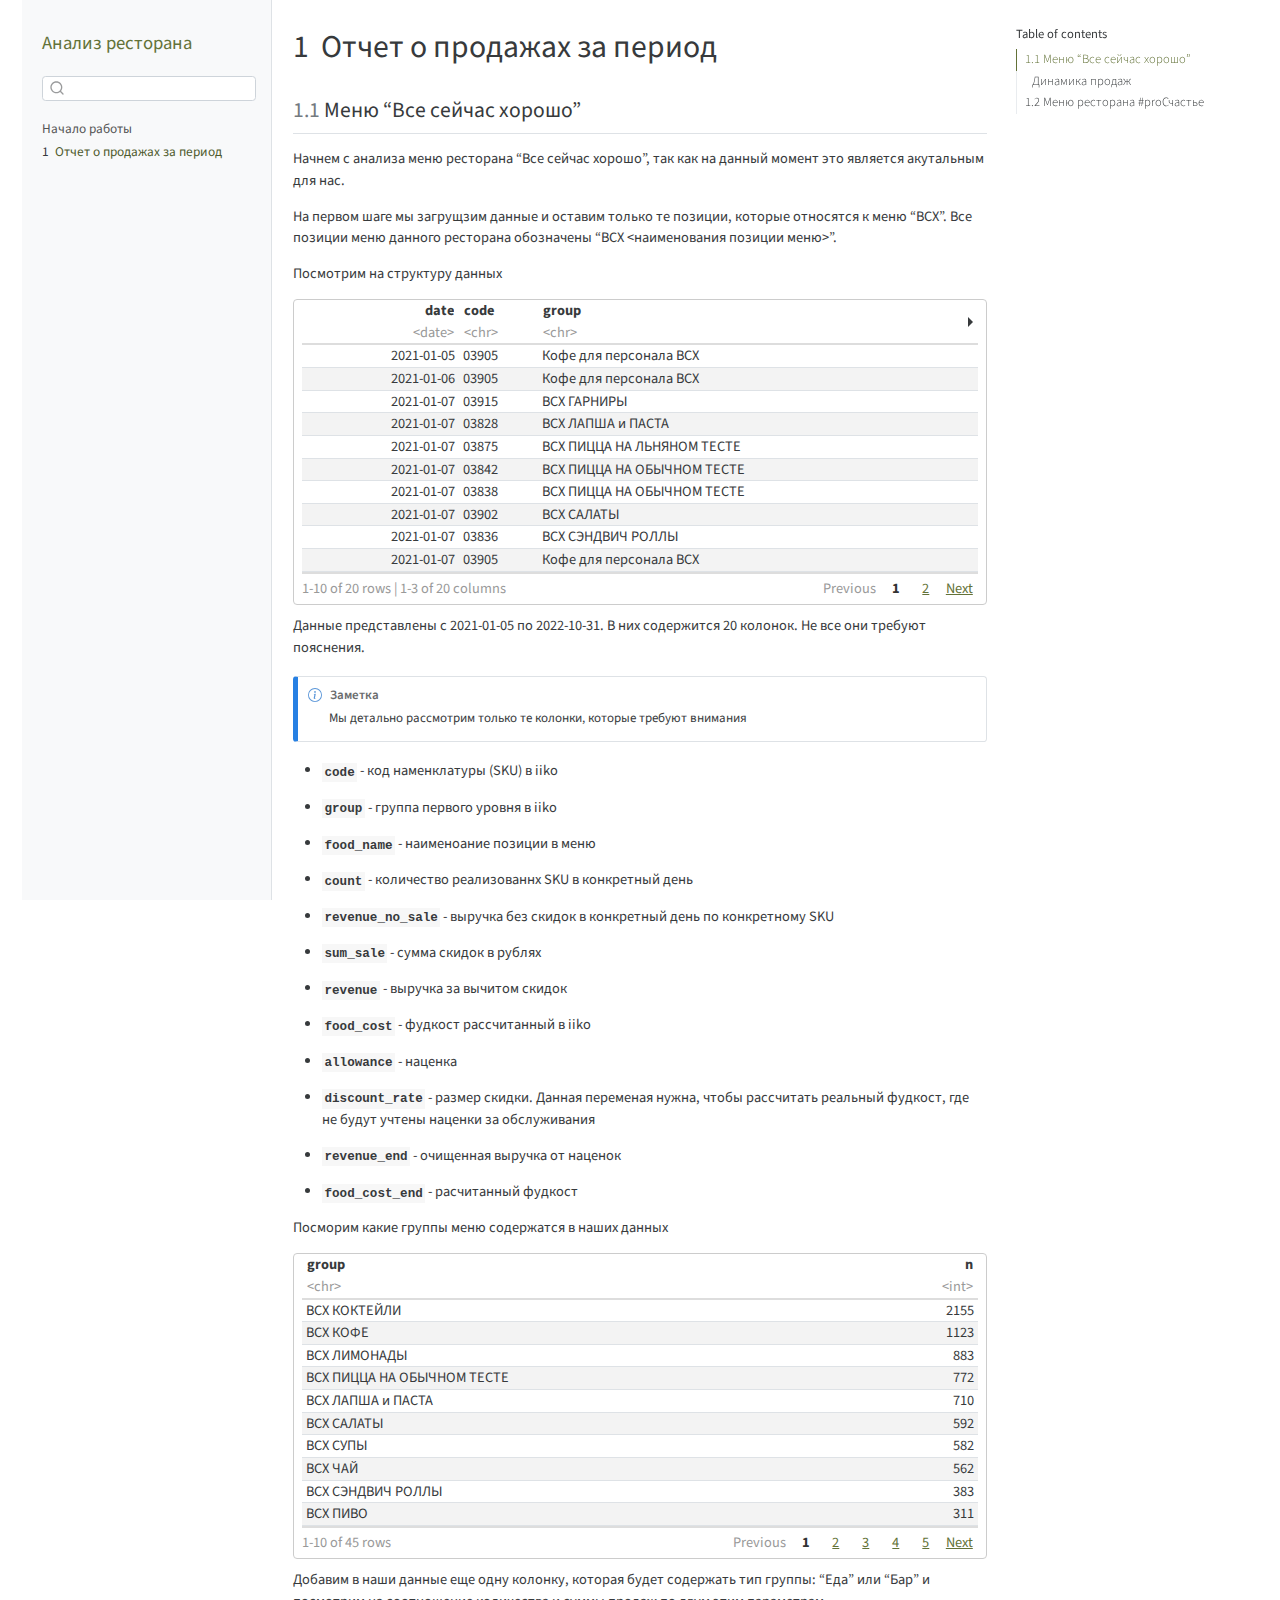
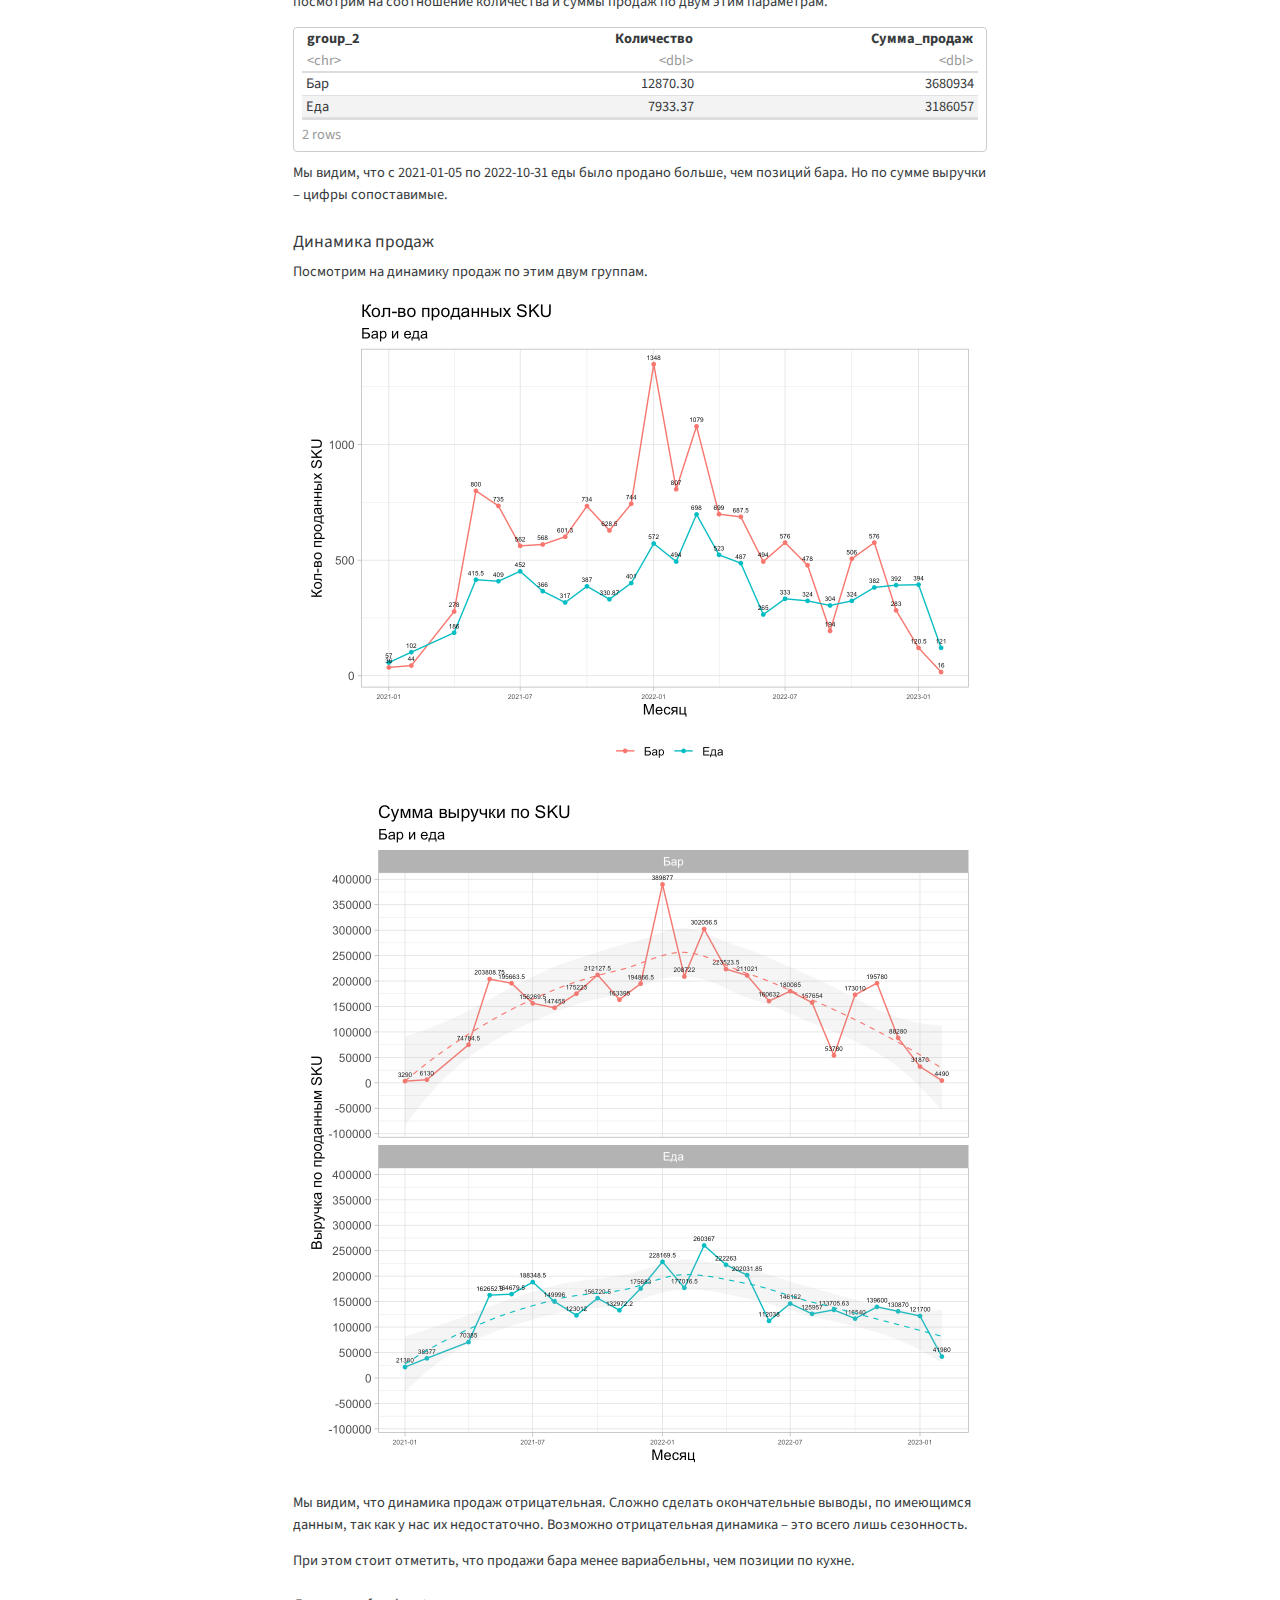
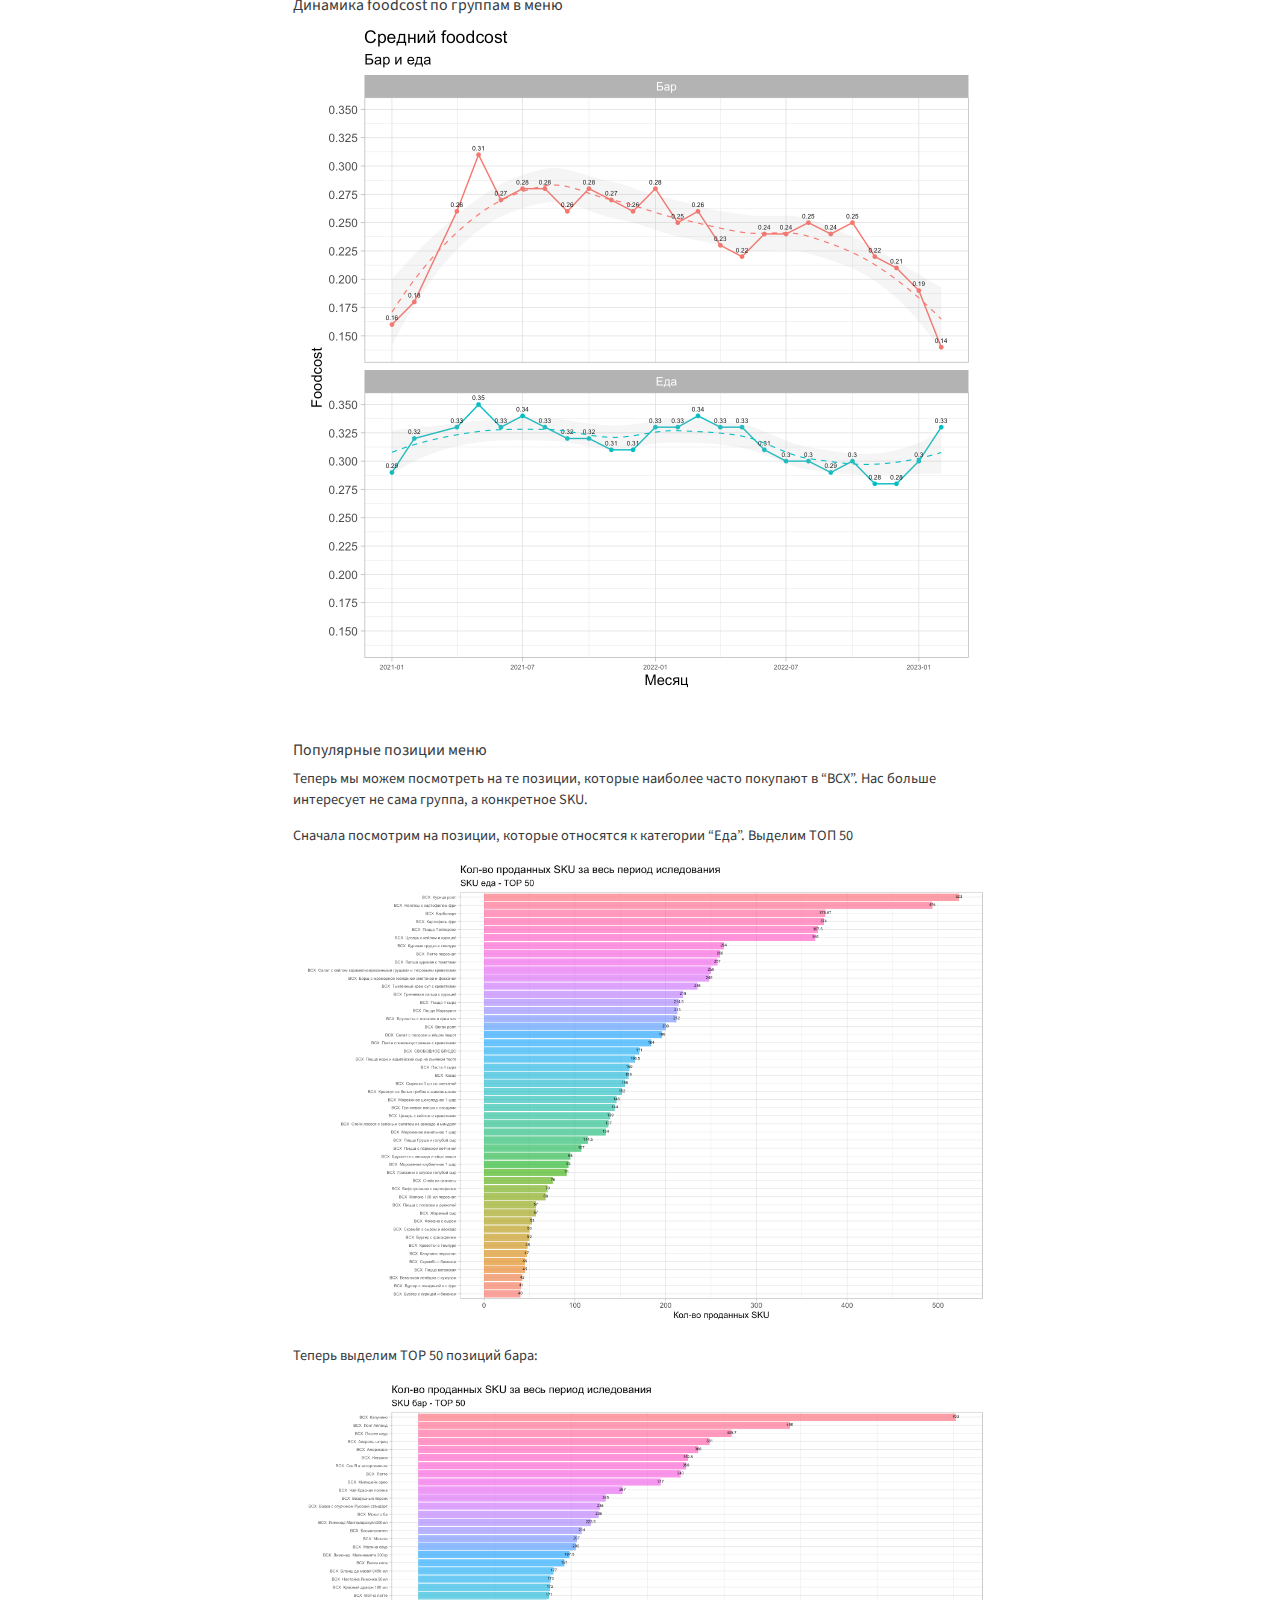
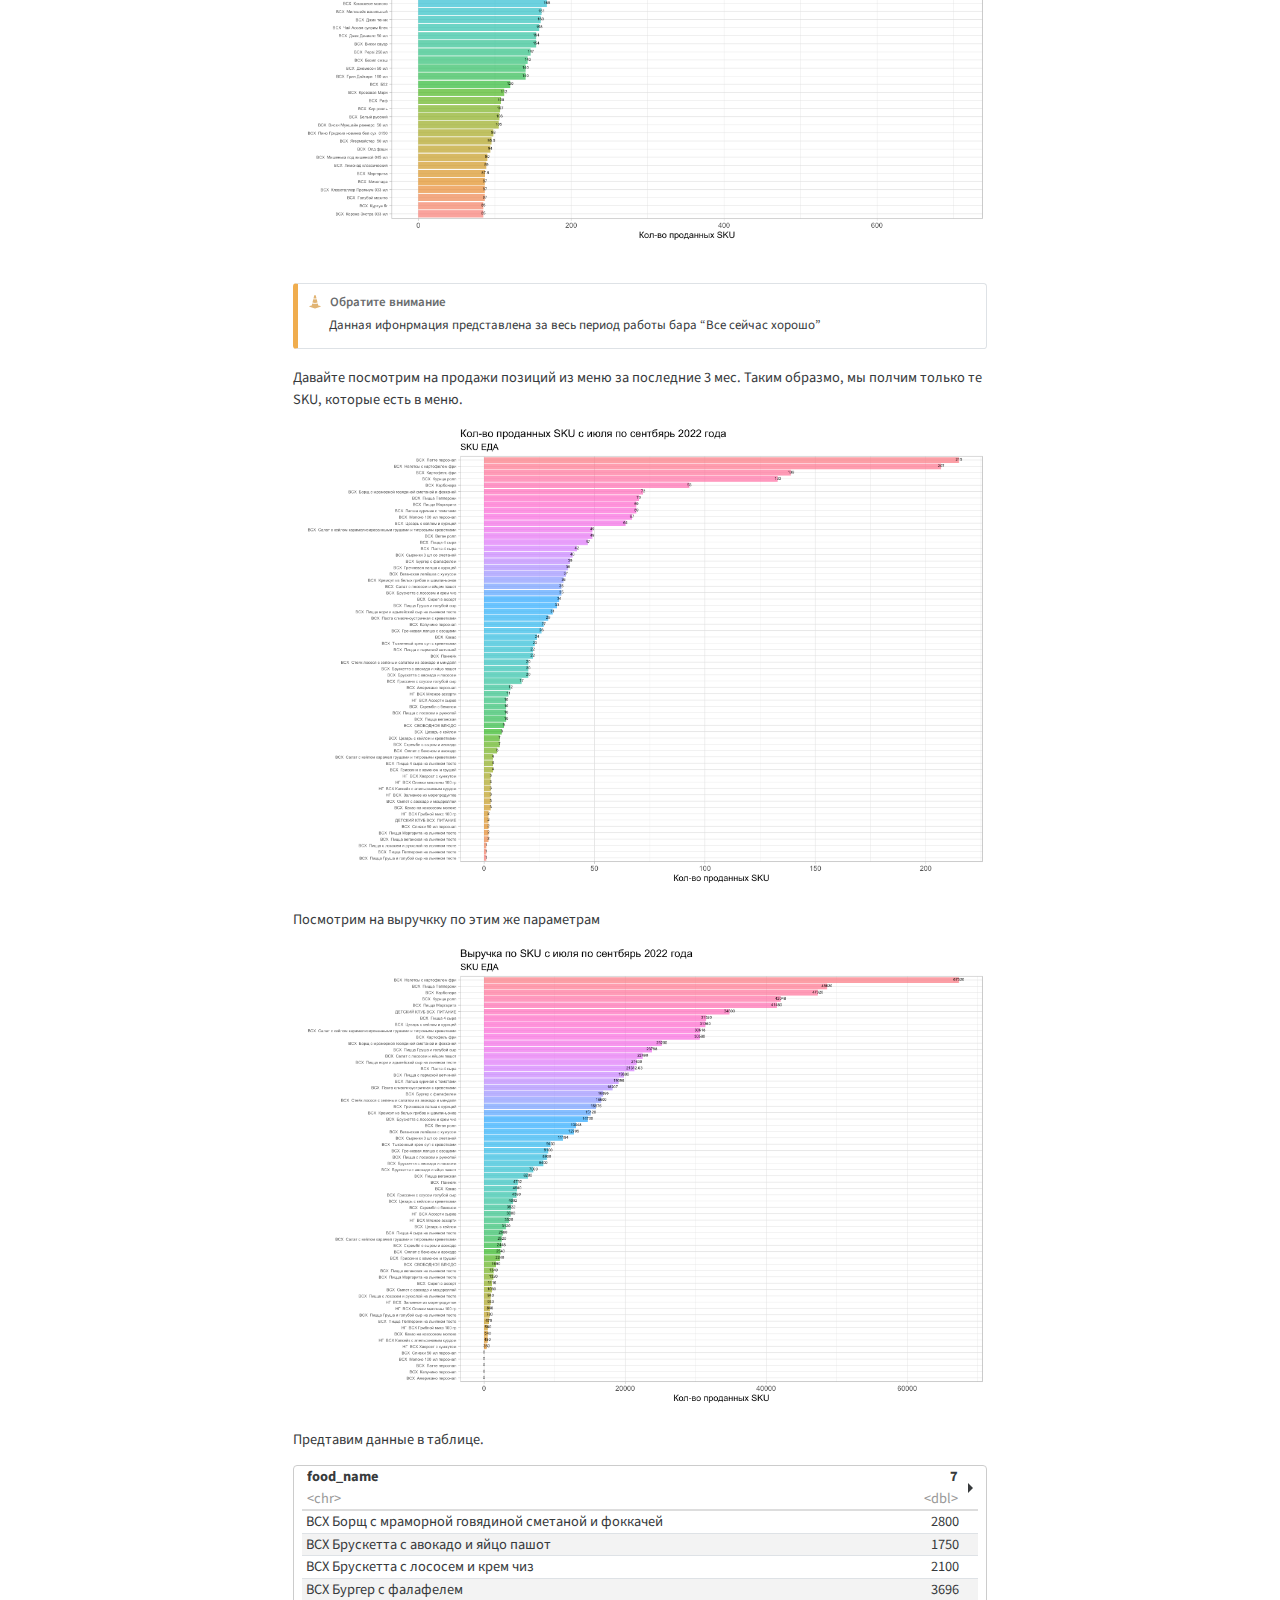
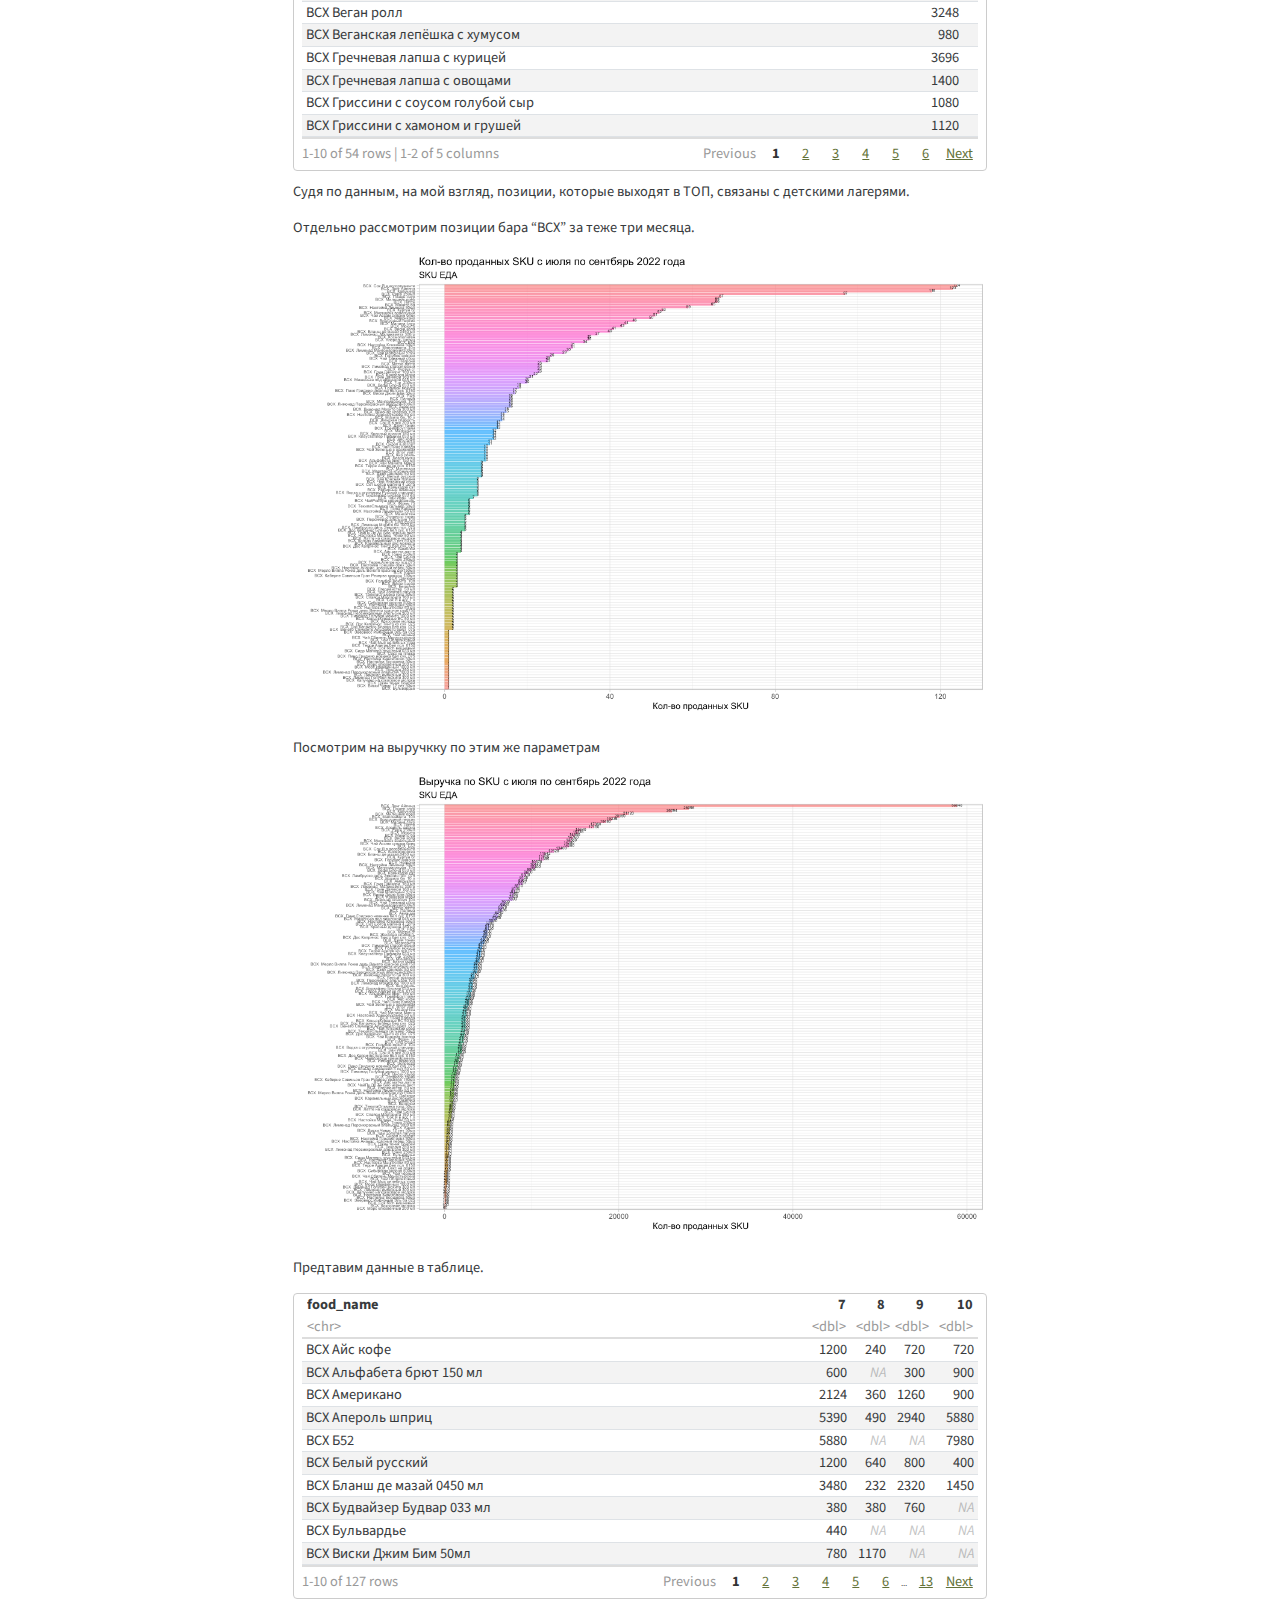
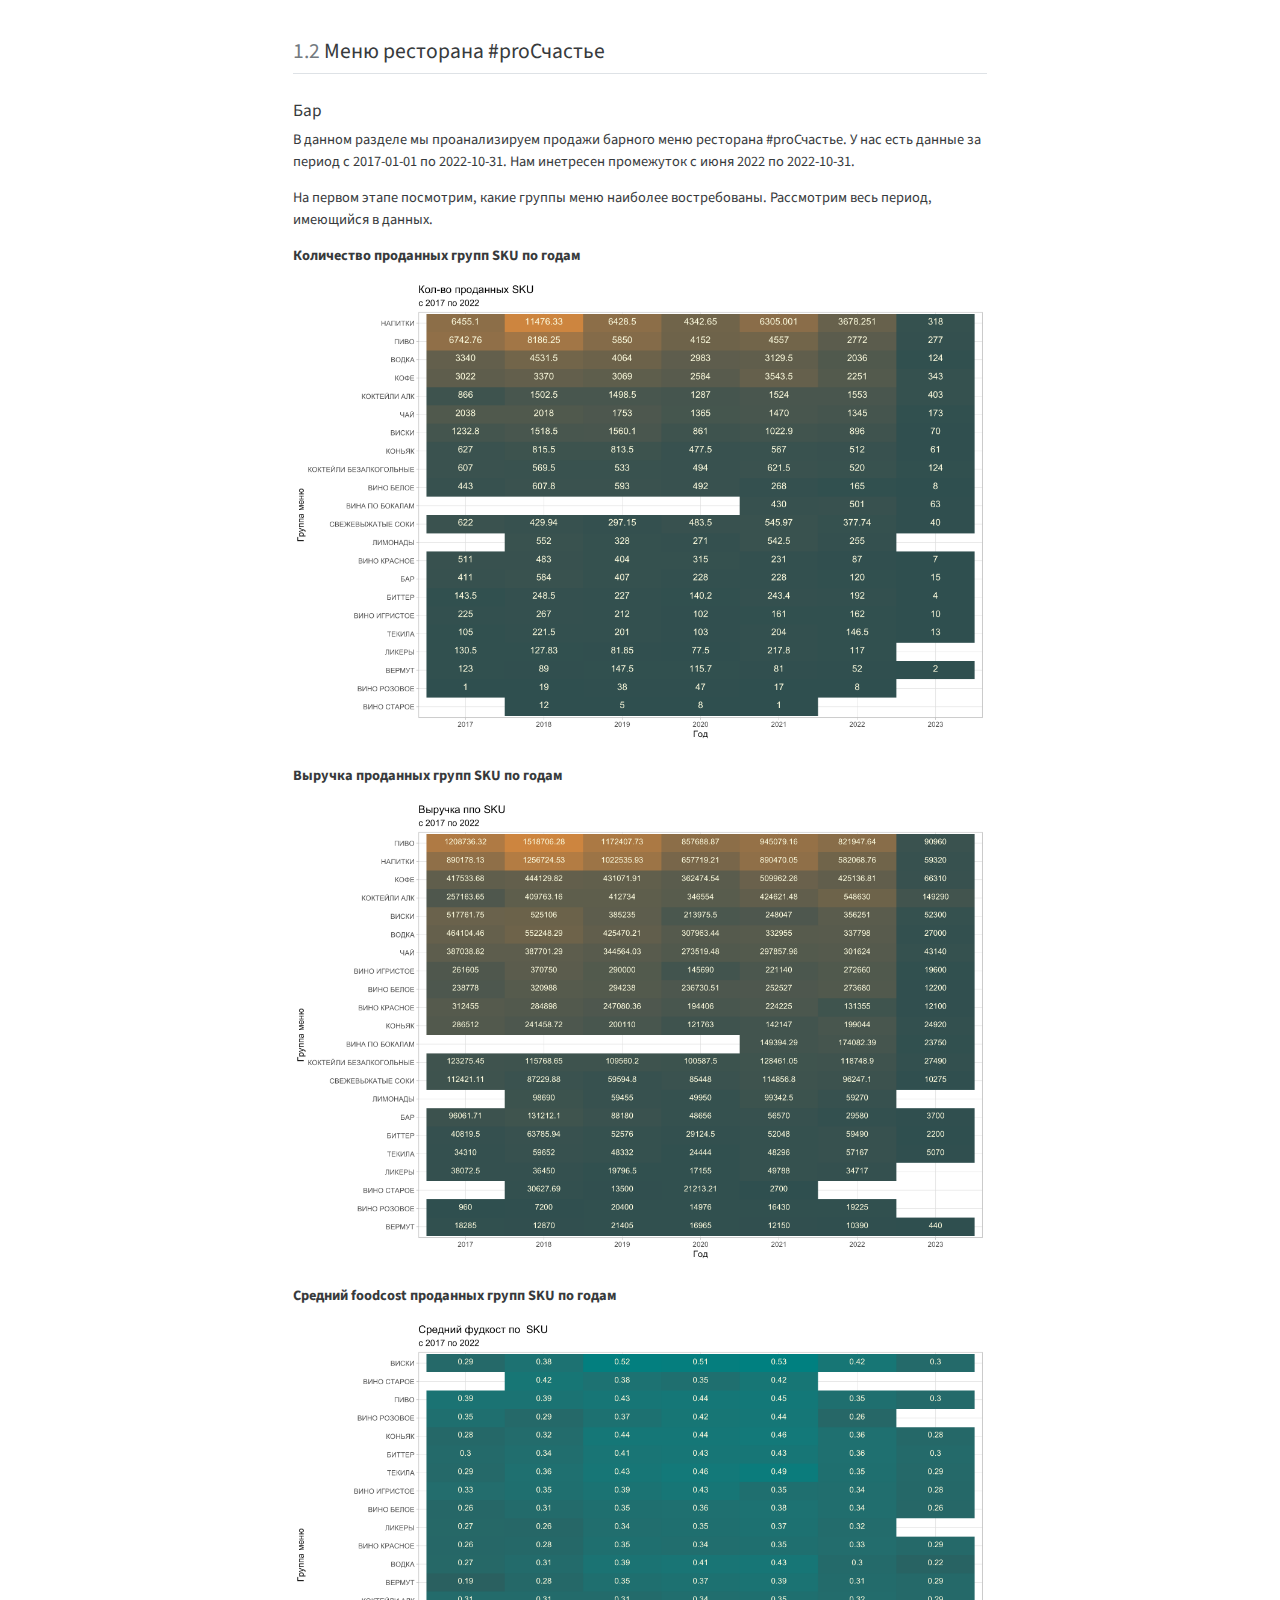
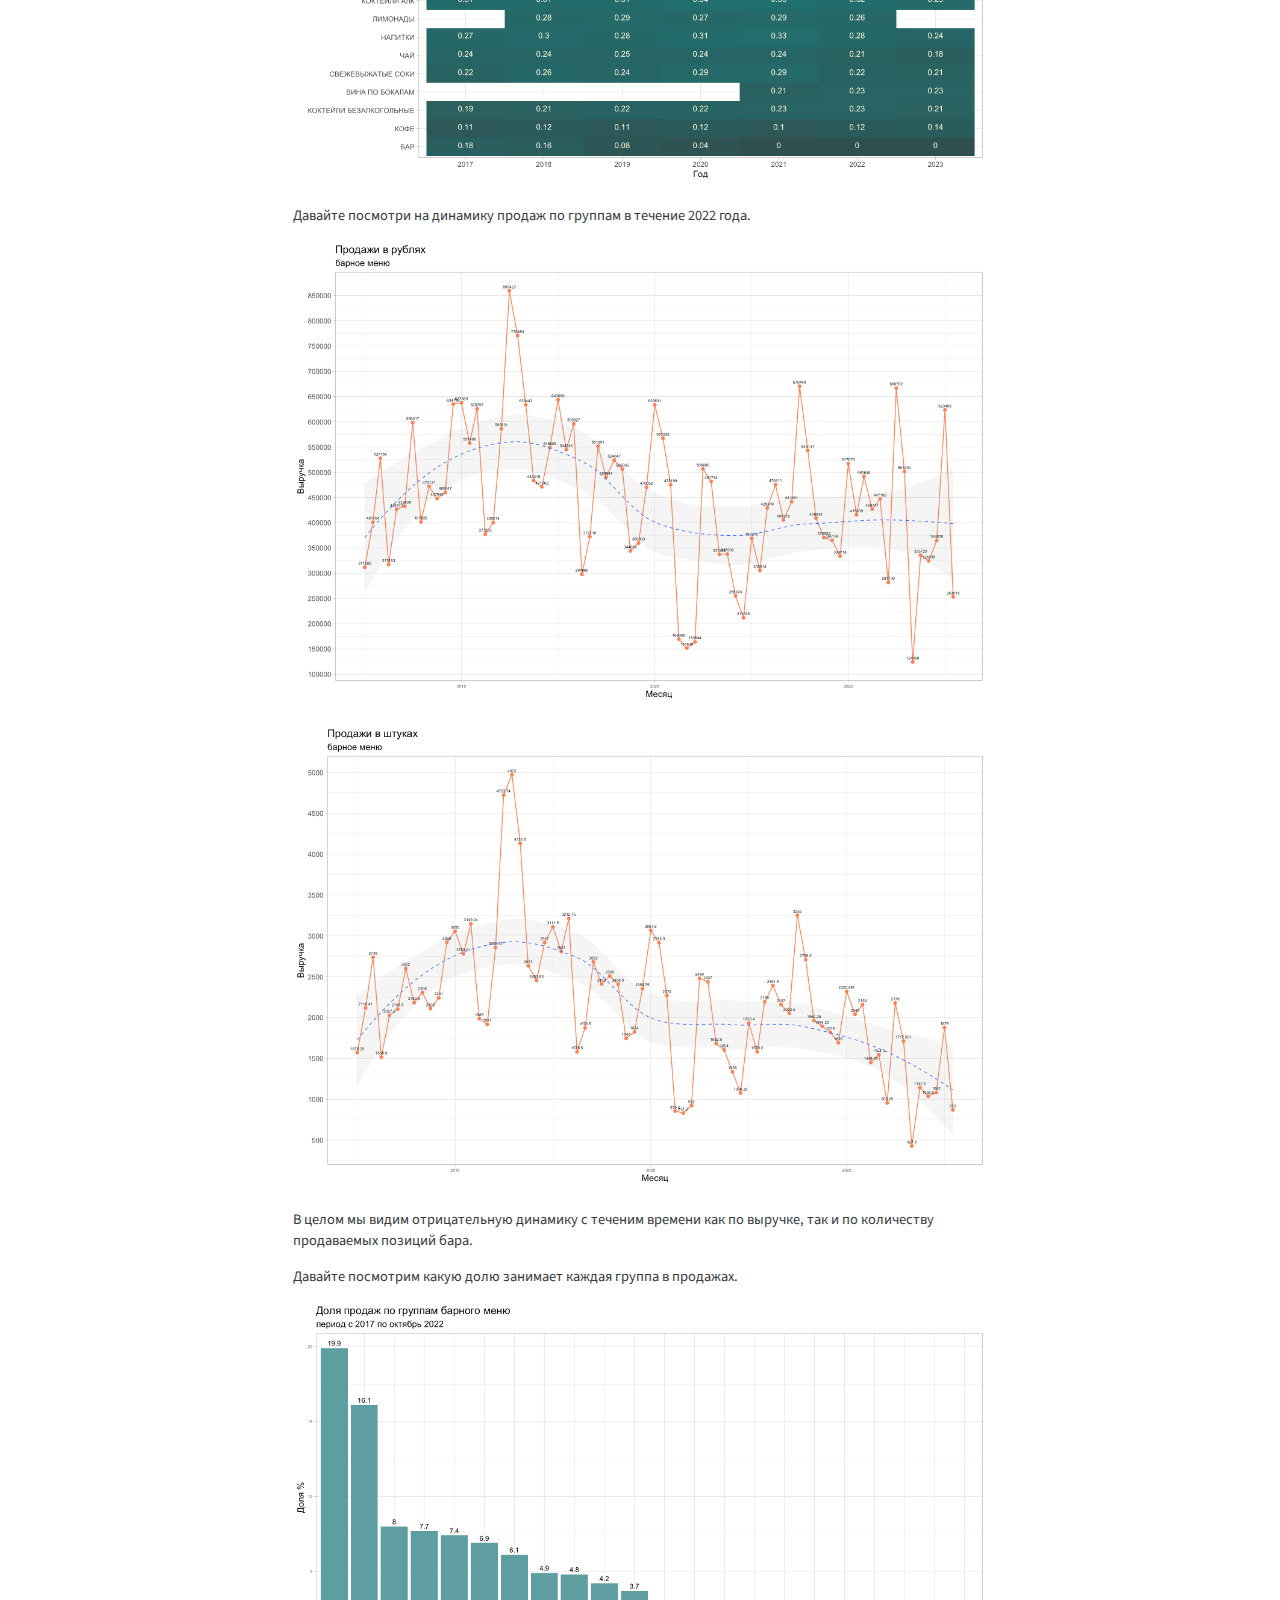
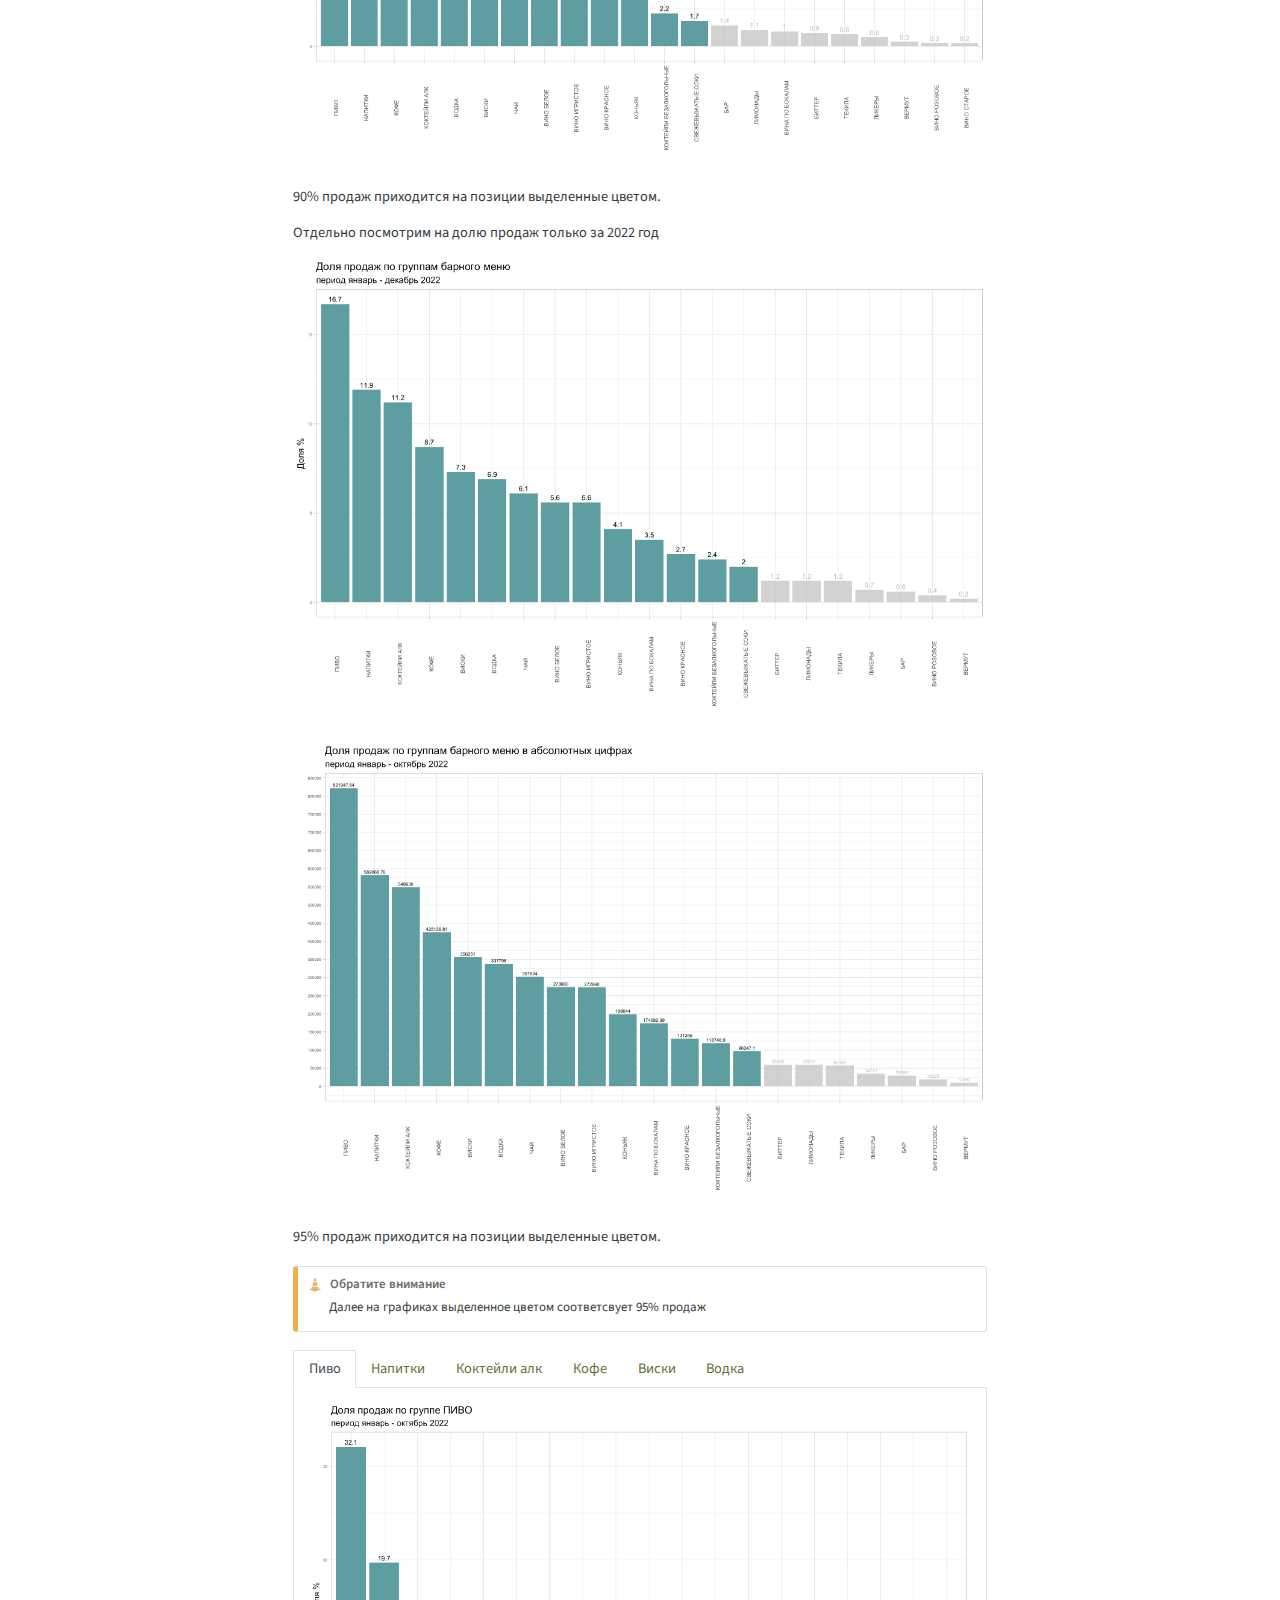
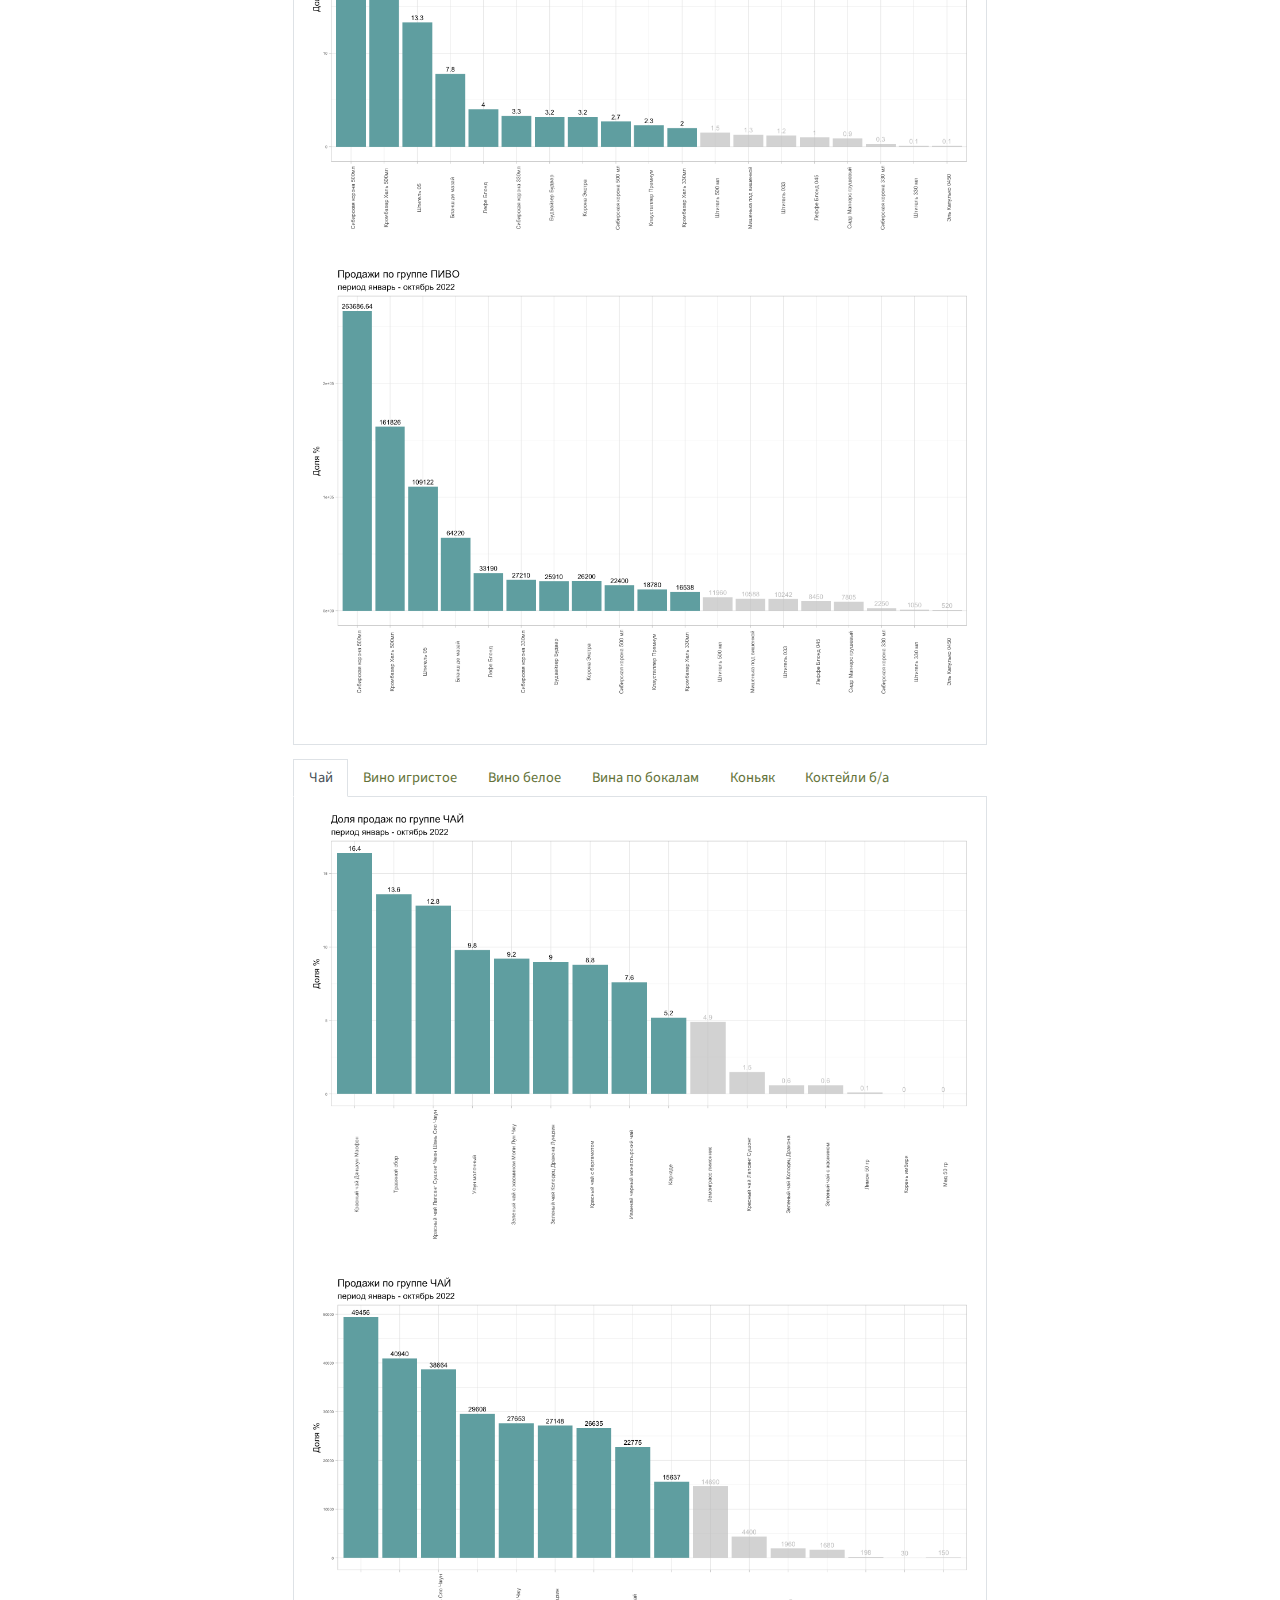
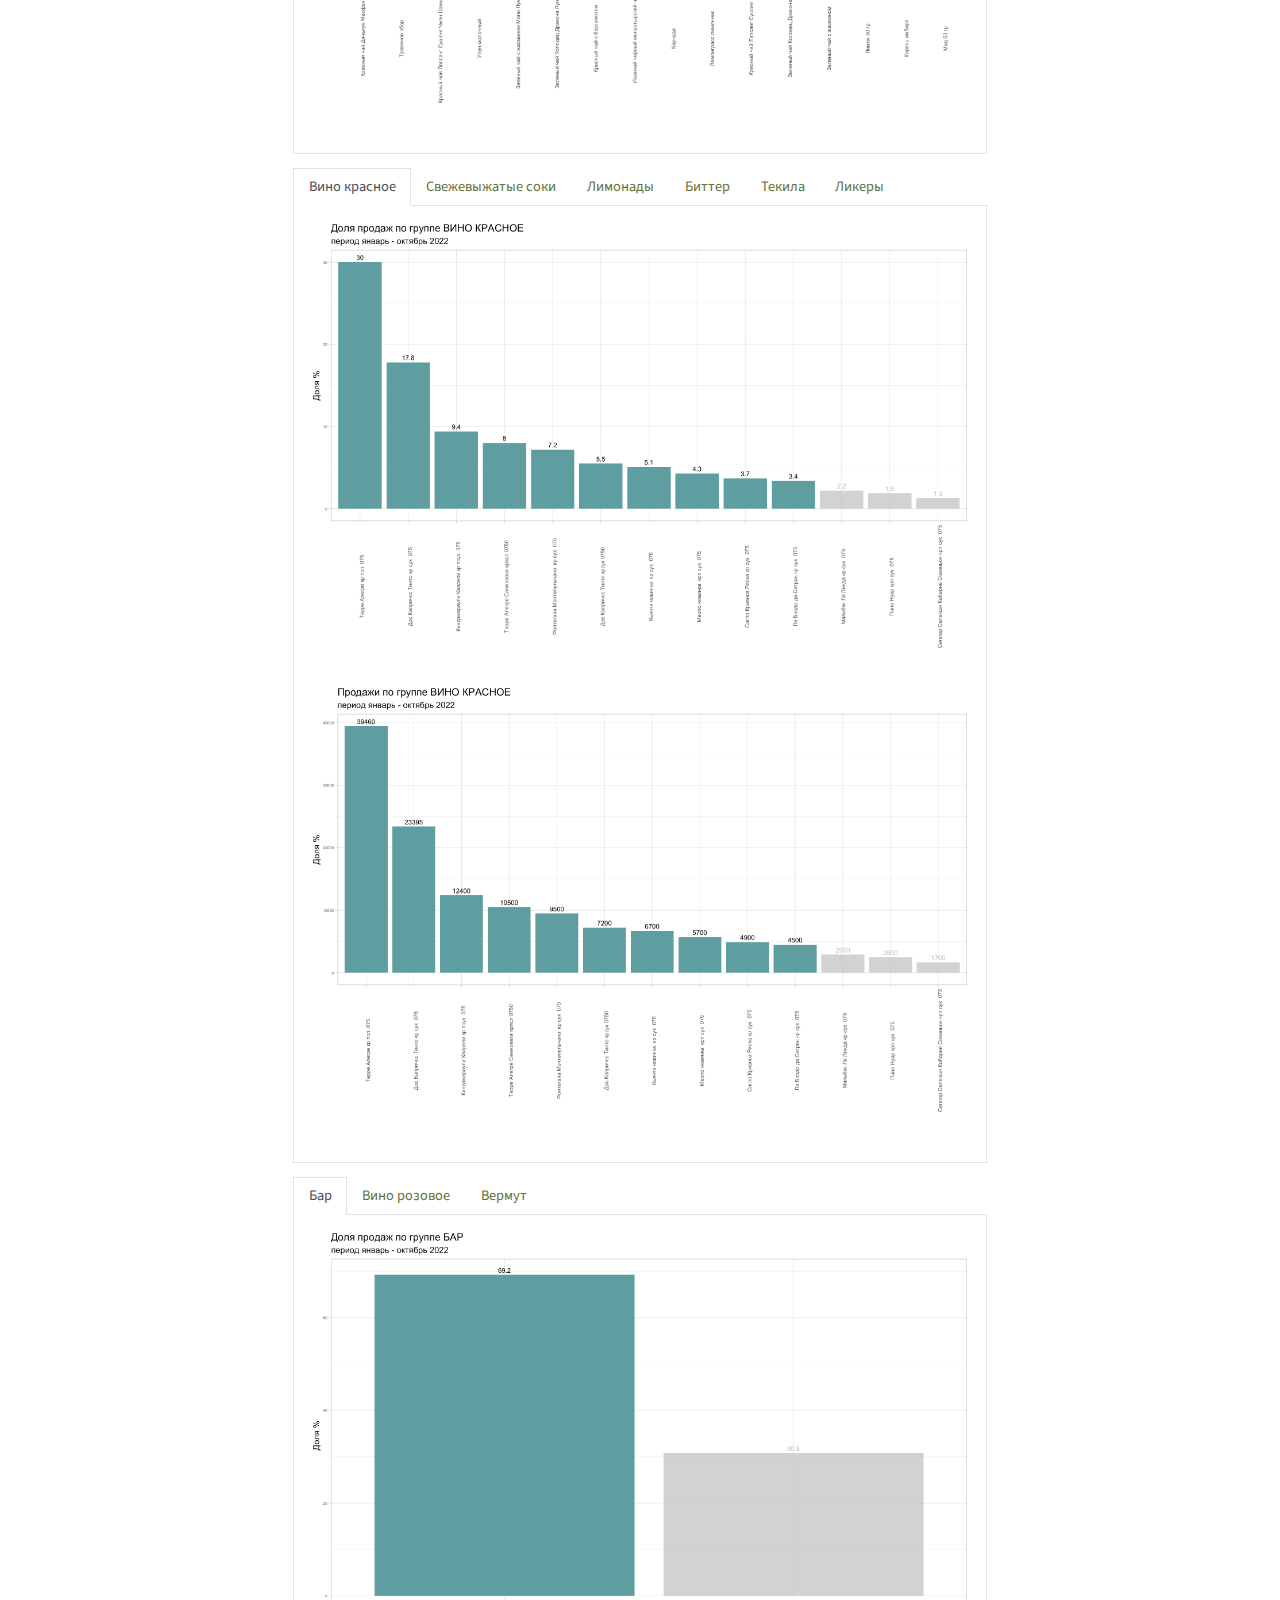
<file: docs/intro 4.html>
<!DOCTYPE html>
<html xmlns="http://www.w3.org/1999/xhtml" lang="en" xml:lang="en"><head>

<meta charset="utf-8">
<meta name="generator" content="quarto-1.1.179">

<meta name="viewport" content="width=device-width, initial-scale=1.0, user-scalable=yes">


<title>Анализ ресторана - 1&nbsp; Отчет о продажах за период</title>
<style>
code{white-space: pre-wrap;}
span.smallcaps{font-variant: small-caps;}
div.columns{display: flex; gap: min(4vw, 1.5em);}
div.column{flex: auto; overflow-x: auto;}
div.hanging-indent{margin-left: 1.5em; text-indent: -1.5em;}
ul.task-list{list-style: none;}
ul.task-list li input[type="checkbox"] {
  width: 0.8em;
  margin: 0 0.8em 0.2em -1.6em;
  vertical-align: middle;
}
</style>


<script src="site_libs/quarto-nav/quarto-nav.js"></script>
<script src="site_libs/quarto-nav/headroom.min.js"></script>
<script src="site_libs/clipboard/clipboard.min.js"></script>
<script src="site_libs/quarto-search/autocomplete.umd.js"></script>
<script src="site_libs/quarto-search/fuse.min.js"></script>
<script src="site_libs/quarto-search/quarto-search.js"></script>
<meta name="quarto:offset" content="./">
<link href="./index.html" rel="prev">
<script src="site_libs/quarto-html/quarto.js"></script>
<script src="site_libs/quarto-html/popper.min.js"></script>
<script src="site_libs/quarto-html/tippy.umd.min.js"></script>
<script src="site_libs/quarto-html/anchor.min.js"></script>
<link href="site_libs/quarto-html/tippy.css" rel="stylesheet">
<link href="site_libs/quarto-html/quarto-syntax-highlighting.css" rel="stylesheet" id="quarto-text-highlighting-styles">
<script src="site_libs/bootstrap/bootstrap.min.js"></script>
<link href="site_libs/bootstrap/bootstrap-icons.css" rel="stylesheet">
<link href="site_libs/bootstrap/bootstrap.min.css" rel="stylesheet" id="quarto-bootstrap" data-mode="light">
<script id="quarto-search-options" type="application/json">{
  "location": "sidebar",
  "copy-button": false,
  "collapse-after": 3,
  "panel-placement": "start",
  "type": "textbox",
  "limit": 20,
  "language": {
    "search-no-results-text": "No results",
    "search-matching-documents-text": "matching documents",
    "search-copy-link-title": "Copy link to search",
    "search-hide-matches-text": "Hide additional matches",
    "search-more-match-text": "more match in this document",
    "search-more-matches-text": "more matches in this document",
    "search-clear-button-title": "Clear",
    "search-detached-cancel-button-title": "Cancel",
    "search-submit-button-title": "Submit"
  }
}</script>

<link href="site_libs/pagedtable-1.1/css/pagedtable.css" rel="stylesheet">
<script src="site_libs/pagedtable-1.1/js/pagedtable.js"></script>


</head>

<body class="nav-sidebar floating">

<div id="quarto-search-results"></div>
  <header id="quarto-header" class="headroom fixed-top">
  <nav class="quarto-secondary-nav" data-bs-toggle="collapse" data-bs-target="#quarto-sidebar" aria-controls="quarto-sidebar" aria-expanded="false" aria-label="Toggle sidebar navigation" onclick="if (window.quartoToggleHeadroom) { window.quartoToggleHeadroom(); }">
    <div class="container-fluid d-flex justify-content-between">
      <h1 class="quarto-secondary-nav-title"><span class="chapter-number">1</span>&nbsp; <span class="chapter-title">Отчет о продажах за период</span></h1>
      <button type="button" class="quarto-btn-toggle btn" aria-label="Show secondary navigation">
        <i class="bi bi-chevron-right"></i>
      </button>
    </div>
  </nav>
</header>
<!-- content -->
<div id="quarto-content" class="quarto-container page-columns page-rows-contents page-layout-article">
<!-- sidebar -->
  <nav id="quarto-sidebar" class="sidebar collapse sidebar-navigation floating overflow-auto">
    <div class="pt-lg-2 mt-2 text-left sidebar-header">
    <div class="sidebar-title mb-0 py-0">
      <a href="./">Анализ ресторана</a> 
    </div>
      </div>
      <div class="mt-2 flex-shrink-0 align-items-center">
        <div class="sidebar-search">
        <div id="quarto-search" class="" title="Search"></div>
        </div>
      </div>
    <div class="sidebar-menu-container"> 
    <ul class="list-unstyled mt-1">
        <li class="sidebar-item">
  <div class="sidebar-item-container"> 
  <a href="./index.html" class="sidebar-item-text sidebar-link">Начало работы</a>
  </div>
</li>
        <li class="sidebar-item">
  <div class="sidebar-item-container"> 
  <a href="./intro.html" class="sidebar-item-text sidebar-link active"><span class="chapter-number">1</span>&nbsp; <span class="chapter-title">Отчет о продажах за период</span></a>
  </div>
</li>
    </ul>
    </div>
</nav>
<!-- margin-sidebar -->
    <div id="quarto-margin-sidebar" class="sidebar margin-sidebar">
        <nav id="TOC" role="doc-toc" class="toc-active">
    <h2 id="toc-title">Table of contents</h2>
   
  <ul>
  <li><a href="#меню-все-сейчас-хорошо" id="toc-меню-все-сейчас-хорошо" class="nav-link active" data-scroll-target="#меню-все-сейчас-хорошо"><span class="toc-section-number">1.1</span>  Меню “Все сейчас хорошо”</a>
  <ul class="collapse">
  <li><a href="#динамика-продаж" id="toc-динамика-продаж" class="nav-link" data-scroll-target="#динамика-продаж">Динамика продаж</a></li>
  </ul></li>
  <li><a href="#меню-ресторана-proсчастье" id="toc-меню-ресторана-proсчастье" class="nav-link" data-scroll-target="#меню-ресторана-proсчастье"><span class="toc-section-number">1.2</span>  Меню ресторана #proСчастье</a>
  <ul class="collapse">
  <li><a href="#бар" id="toc-бар" class="nav-link" data-scroll-target="#бар">Бар</a></li>
  </ul></li>
  </ul>
</nav>
    </div>
<!-- main -->
<main class="content" id="quarto-document-content">

<header id="title-block-header" class="quarto-title-block default">
<div class="quarto-title">
<h1 class="title d-none d-lg-block"><span class="chapter-number">1</span>&nbsp; <span class="chapter-title">Отчет о продажах за период</span></h1>
</div>



<div class="quarto-title-meta">

    
    
  </div>
  

</header>

<section id="меню-все-сейчас-хорошо" class="level2" data-number="1.1">
<h2 data-number="1.1" class="anchored" data-anchor-id="меню-все-сейчас-хорошо"><span class="header-section-number">1.1</span> Меню “Все сейчас хорошо”</h2>
<p>Начнем с анализа меню ресторана “Все сейчас хорошо”, так как на данный момент это является акутальным для нас.</p>
<p>На первом шаге мы загрущзим данные и оставим только те позиции, которые относятся к меню “ВСХ”. Все позиции меню данного ресторана обозначены “ВСХ &lt;наименования позиции меню&gt;”.</p>
<p>Посмотрим на структуру данных</p>
<div class="cell" data-layout-align="center">
<div class="cell-output-display">

<div data-pagedtable="false">
  <script data-pagedtable-source="" type="application/json">
{"columns":[{"label":["date"],"name":[1],"type":["date"],"align":["right"]},{"label":["code"],"name":[2],"type":["chr"],"align":["left"]},{"label":["group"],"name":[3],"type":["chr"],"align":["left"]},{"label":["food_name"],"name":[4],"type":["chr"],"align":["left"]},{"label":["count"],"name":[5],"type":["dbl"],"align":["right"]},{"label":["revenue_no_sale"],"name":[6],"type":["dbl"],"align":["right"]},{"label":["sum_sale"],"name":[7],"type":["dbl"],"align":["right"]},{"label":["revenue"],"name":[8],"type":["dbl"],"align":["right"]},{"label":["cost_one"],"name":[9],"type":["dbl"],"align":["right"]},{"label":["cost_rub"],"name":[10],"type":["dbl"],"align":["right"]},{"label":["food_cost"],"name":[11],"type":["dbl"],"align":["right"]},{"label":["allowance"],"name":[12],"type":["dbl"],"align":["right"]},{"label":["concept"],"name":[13],"type":["chr"],"align":["left"]},{"label":["year"],"name":[14],"type":["dbl"],"align":["right"]},{"label":["month"],"name":[15],"type":["dbl"],"align":["right"]},{"label":["day_number"],"name":[16],"type":["dbl"],"align":["right"]},{"label":["wday"],"name":[17],"type":["dbl"],"align":["right"]},{"label":["discount_rate"],"name":[18],"type":["dbl"],"align":["right"]},{"label":["revenue_end"],"name":[19],"type":["dbl"],"align":["right"]},{"label":["food_cost_end"],"name":[20],"type":["dbl"],"align":["right"]}],"data":[{"1":"2021-01-05","2":"03905","3":"Кофе для персонала ВСХ","4":"ВСХ  Американо персонал","5":"2","6":"0","7":"0","8":"0","9":"16.99","10":"33.97","11":"0.00","12":"-100.0","13":"Без концепции","14":"2021","15":"1","16":"5","17":"2","18":"NA","19":"0","20":"Inf"},{"1":"2021-01-06","2":"03905","3":"Кофе для персонала ВСХ","4":"ВСХ  Американо персонал","5":"2","6":"0","7":"0","8":"0","9":"16.99","10":"33.98","11":"0.00","12":"-100.0","13":"Без концепции","14":"2021","15":"1","16":"6","17":"3","18":"NA","19":"0","20":"Inf"},{"1":"2021-01-07","2":"03915","3":"ВСХ  ГАРНИРЫ","4":"ВСХ  Нагетсы с картофелем фри","5":"10","6":"3000","7":"3000","8":"0","9":"64.71","10":"647.13","11":"0.00","12":"-100.0","13":"Без концепции","14":"2021","15":"1","16":"7","17":"4","18":"Inf","19":"3000","20":"0.22"},{"1":"2021-01-07","2":"03828","3":"ВСХ  ЛАПША и ПАСТА","4":"ВСХ  Гречневая лапша с овощами","5":"6","6":"1860","7":"0","8":"1860","9":"66.08","10":"396.46","11":"0.21","12":"369.2","13":"Без концепции","14":"2021","15":"1","16":"7","17":"4","18":"1","19":"1860","20":"0.21"},{"1":"2021-01-07","2":"03875","3":"ВСХ  ПИЦЦА НА ЛЬНЯНОМ ТЕСТЕ","4":"ВСХ  Пицца веганская на льняном тесте","5":"2","6":"1200","7":"0","8":"1200","9":"115.27","10":"230.53","11":"0.19","12":"420.5","13":"Без концепции","14":"2021","15":"1","16":"7","17":"4","18":"1","19":"1200","20":"0.19"},{"1":"2021-01-07","2":"03842","3":"ВСХ  ПИЦЦА НА ОБЫЧНОМ ТЕСТЕ","4":"ВСХ  Пицца Пепперони","5":"2","6":"1200","7":"1200","8":"0","9":"204.78","10":"409.56","11":"0.00","12":"-100.0","13":"Без концепции","14":"2021","15":"1","16":"7","17":"4","18":"Inf","19":"1200","20":"0.34"},{"1":"2021-01-07","2":"03838","3":"ВСХ  ПИЦЦА НА ОБЫЧНОМ ТЕСТЕ","4":"ВСХ  Пицца Маргарита","5":"1","6":"550","7":"550","8":"0","9":"139.55","10":"139.55","11":"0.00","12":"-100.0","13":"Без концепции","14":"2021","15":"1","16":"7","17":"4","18":"Inf","19":"550","20":"0.25"},{"1":"2021-01-07","2":"03902","3":"ВСХ  САЛАТЫ","4":"ВСХ  Цезарь с кейлом","5":"4","6":"1360","7":"0","8":"1360","9":"143.99","10":"575.96","11":"0.42","12":"136.1","13":"Без концепции","14":"2021","15":"1","16":"7","17":"4","18":"1","19":"1360","20":"0.42"},{"1":"2021-01-07","2":"03836","3":"ВСХ  СЭНДВИЧ РОЛЛЫ","4":"ВСХ  Веган ролл","5":"1","6":"260","7":"0","8":"260","9":"62.66","10":"62.66","11":"0.24","12":"314.9","13":"Без концепции","14":"2021","15":"1","16":"7","17":"4","18":"1","19":"260","20":"0.24"},{"1":"2021-01-07","2":"03905","3":"Кофе для персонала ВСХ","4":"ВСХ  Американо персонал","5":"2","6":"0","7":"0","8":"0","9":"16.99","10":"33.97","11":"0.00","12":"-100.0","13":"Без концепции","14":"2021","15":"1","16":"7","17":"4","18":"NA","19":"0","20":"Inf"},{"1":"2021-01-09","2":"03915","3":"ВСХ  ГАРНИРЫ","4":"ВСХ  Нагетсы с картофелем фри","5":"7","6":"2100","7":"2100","8":"0","9":"65.34","10":"457.41","11":"0.00","12":"-100.0","13":"Без концепции","14":"2021","15":"1","16":"9","17":"6","18":"Inf","19":"2100","20":"0.22"},{"1":"2021-01-09","2":"03925","3":"ВСХ  КОФЕ","4":"ВСХ  Американо","5":"2","6":"240","7":"0","8":"240","9":"16.20","10":"32.40","11":"0.14","12":"640.7","13":"Без концепции","14":"2021","15":"1","16":"9","17":"6","18":"1","19":"240","20":"0.13"},{"1":"2021-01-09","2":"03926","3":"ВСХ  КОФЕ","4":"ВСХ  Капучино","5":"2","6":"400","7":"0","8":"400","9":"22.70","10":"45.39","11":"0.11","12":"781.3","13":"Без концепции","14":"2021","15":"1","16":"9","17":"6","18":"1","19":"400","20":"0.11"},{"1":"2021-01-09","2":"03927","3":"ВСХ  КОФЕ","4":"ВСХ  Латте","5":"1","6":"220","7":"0","8":"220","9":"25.95","10":"25.95","11":"0.12","12":"747.8","13":"Без концепции","14":"2021","15":"1","16":"9","17":"6","18":"1","19":"220","20":"0.12"},{"1":"2021-01-09","2":"03841","3":"ВСХ  ПИЦЦА НА ОБЫЧНОМ ТЕСТЕ","4":"ВСХ  Пицца 4 сыра","5":"1","6":"600","7":"600","8":"0","9":"307.38","10":"307.38","11":"0.00","12":"-100.0","13":"Без концепции","14":"2021","15":"1","16":"9","17":"6","18":"Inf","19":"600","20":"0.51"},{"1":"2021-01-09","2":"03838","3":"ВСХ  ПИЦЦА НА ОБЫЧНОМ ТЕСТЕ","4":"ВСХ  Пицца Маргарита","5":"2","6":"1100","7":"1100","8":"0","9":"139.40","10":"278.80","11":"0.00","12":"-100.0","13":"Без концепции","14":"2021","15":"1","16":"9","17":"6","18":"Inf","19":"1100","20":"0.25"},{"1":"2021-01-09","2":"03909","3":"Кофе для персонала ВСХ","4":"ВСХ  Капучино персонал","5":"1","6":"0","7":"0","8":"0","9":"25.13","10":"25.13","11":"0.00","12":"-100.0","13":"Без концепции","14":"2021","15":"1","16":"9","17":"6","18":"NA","19":"0","20":"Inf"},{"1":"2021-01-09","2":"03905","3":"Кофе для персонала ВСХ","4":"ВСХ  Американо персонал","5":"2","6":"0","7":"0","8":"0","9":"16.98","10":"33.95","11":"0.00","12":"-100.0","13":"Без концепции","14":"2021","15":"1","16":"9","17":"6","18":"NA","19":"0","20":"Inf"},{"1":"2021-01-10","2":"03905","3":"Кофе для персонала ВСХ","4":"ВСХ  Американо персонал","5":"6","6":"0","7":"0","8":"0","9":"16.97","10":"101.84","11":"0.00","12":"-100.0","13":"Без концепции","14":"2021","15":"1","16":"10","17":"7","18":"NA","19":"0","20":"Inf"},{"1":"2021-01-13","2":"03960","3":"ВСХ  ЗАВТРАКИ","4":"ВСХ  Омлет с моцареллой и авокадо","5":"1","6":"300","7":"0","8":"300","9":"0.00","10":"0.00","11":"0.00","12":"0.0","13":"Без концепции","14":"2021","15":"1","16":"13","17":"3","18":"1","19":"300","20":"0.00"}],"options":{"columns":{"min":{},"max":[10]},"rows":{"min":[10],"max":[10]},"pages":{}}}
  </script>
</div>
</div>
</div>
<p>Данные представлены с 2021-01-05 по 2022-10-31. В них содержится 20 колонок. Не все они требуют пояснения.</p>
<div class="callout-note callout callout-style-simple callout-captioned">
<div class="callout-header d-flex align-content-center">
<div class="callout-icon-container">
<i class="callout-icon"></i>
</div>
<div class="callout-caption-container flex-fill">
Заметка
</div>
</div>
<div class="callout-body-container callout-body">
<p>Мы детально рассмотрим только те колонки, которые требуют внимания</p>
</div>
</div>
<ul>
<li><p><strong><code>code</code></strong> - код наменклатуры (SKU) в iiko</p></li>
<li><p><strong><code>group</code></strong> - группа первого уровня в iiko</p></li>
<li><p><strong><code>food_name</code></strong> - наименоание позиции в меню</p></li>
<li><p><strong><code>count</code></strong> - количество реализованнх SKU в конкретный день</p></li>
<li><p><strong><code>revenue_no_sale</code></strong> - выручка без скидок в конкретный день по конкретному SKU</p></li>
<li><p><strong><code>sum_sale</code></strong> - сумма скидок в рублях</p></li>
<li><p><strong><code>revenue</code></strong> - выручка за вычитом скидок</p></li>
<li><p><strong><code>food_cost</code></strong> - фудкост рассчитанный в iiko</p></li>
<li><p><strong><code>allowance</code></strong> - наценка</p></li>
<li><p><strong><code>discount_rate</code></strong> - размер скидки. Данная переменая нужна, чтобы рассчитать реальный фудкост, где не будут учтены наценки за обслуживания</p></li>
<li><p><strong><code>revenue_end</code></strong> - очищенная выручка от наценок</p></li>
<li><p><strong><code>food_cost_end</code></strong> - расчитанный фудкост</p></li>
</ul>
<p>Посморим какие группы меню содержатся в наших данных</p>
<div class="cell" data-layout-align="center">
<div class="cell-output-display">

<div data-pagedtable="false">
  <script data-pagedtable-source="" type="application/json">
{"columns":[{"label":["group"],"name":[1],"type":["chr"],"align":["left"]},{"label":["n"],"name":[2],"type":["int"],"align":["right"]}],"data":[{"1":"ВСХ  КОКТЕЙЛИ","2":"2155"},{"1":"ВСХ  КОФЕ","2":"1123"},{"1":"ВСХ  ЛИМОНАДЫ","2":"883"},{"1":"ВСХ  ПИЦЦА НА ОБЫЧНОМ ТЕСТЕ","2":"772"},{"1":"ВСХ  ЛАПША и ПАСТА","2":"710"},{"1":"ВСХ  САЛАТЫ","2":"592"},{"1":"ВСХ  СУПЫ","2":"582"},{"1":"ВСХ  ЧАЙ","2":"562"},{"1":"ВСХ  СЭНДВИЧ РОЛЛЫ","2":"383"},{"1":"ВСХ  ПИВО","2":"311"},{"1":"ВСХ  ЗАКУСКИ","2":"306"},{"1":"ВСХ  НАСТОЙКИ","2":"302"},{"1":"ВСХ  СОК и ВОДА","2":"286"},{"1":"ДЕСЕРТЫ","2":"269"},{"1":"ВСХ  ГАРНИРЫ","2":"261"},{"1":"ВСХ  МИЛКШЕЙКИ","2":"251"},{"1":"ГОРЯЧИЕ ЗАКУСКИ","2":"229"},{"1":"ВСХ  ПИЦЦА НА ЛЬНЯНОМ ТЕСТЕ","2":"202"},{"1":"ВСХ  ЗАВТРАКИ","2":"196"},{"1":"ВСХ  АЛКОГОЛЬ","2":"185"},{"1":"ВСХ ВИНО по бокалам","2":"141"},{"1":"ГОРЯЧЕЕ","2":"115"},{"1":"Кофе для персонала ВСХ","2":"114"},{"1":"ВСХ  ДРУГИЕ ГОРЯЧИЕ","2":"106"},{"1":"ВСХ  ГОРЯЧЕЕ","2":"88"},{"1":"БУРГЕРЫ и СЭНДВИЧИ","2":"79"},{"1":"ВСЕ СЕЙЧАС ХОРОШО","2":"62"},{"1":"ВСХ  ВИНО бутылка","2":"51"},{"1":"ВСХ  БУРГЕРЫ и ХОТДОГИ","2":"41"},{"1":"ВСХ  ПЕРСОНАЛ","2":"30"},{"1":"ХОЛОДНЫЕ ЗАКУСКИ  АРХИВ","2":"22"},{"1":"ВСХ  ДЕСЕРТЫ","2":"21"},{"1":"ГАРНИРЫ","2":"21"},{"1":"ВИНО БЕЛОЕ","2":"18"},{"1":"САЛАТЫ","2":"17"},{"1":"ВСХ  ДОПЫ","2":"16"},{"1":"КОКТЕЙЛИ АЛК","2":"16"},{"1":"ВИНО КРАСНОЕ","2":"12"},{"1":"БАР","2":"7"},{"1":"ВИНО РОЗОВОЕ","2":"4"},{"1":"СУПЫ","2":"4"},{"1":"КОФЕ","2":"2"},{"1":"8 КОМПЛЕКСНЫЕ ОБЕДЫ","2":"1"},{"1":"ВСХ  ВИНО","2":"1"},{"1":"ПИЦЦА и ХАЧАПУРИ","2":"1"}],"options":{"columns":{"min":{},"max":[10]},"rows":{"min":[10],"max":[10]},"pages":{}}}
  </script>
</div>
</div>
</div>
<p>Добавим в наши данные еще одну колонку, которая будет содержать тип группы: “Еда” или “Бар” и посмотрим на соотношение количества и суммы продаж по двум этим параметрам.</p>
<div class="cell" data-layout-align="center">
<div class="cell-output-display">

<div data-pagedtable="false">
  <script data-pagedtable-source="" type="application/json">
{"columns":[{"label":["group_2"],"name":[1],"type":["chr"],"align":["left"]},{"label":["Количество"],"name":[2],"type":["dbl"],"align":["right"]},{"label":["Сумма_продаж"],"name":[3],"type":["dbl"],"align":["right"]}],"data":[{"1":"Бар","2":"12870.30","3":"3680934"},{"1":"Еда","2":"7933.37","3":"3186057"}],"options":{"columns":{"min":{},"max":[10]},"rows":{"min":[10],"max":[10]},"pages":{}}}
  </script>
</div>
</div>
</div>
<p>Мы видим, что с 2021-01-05 по 2022-10-31 еды было продано больше, чем позиций бара. Но по сумме выручки – цифры сопоставимые.</p>
<section id="динамика-продаж" class="level3 unnumbered">
<h3 class="unnumbered anchored" data-anchor-id="динамика-продаж">Динамика продаж</h3>
<p>Посмотрим на динамику продаж по этим двум группам.</p>
<div class="cell" data-layout-align="center">
<div class="cell-output-display">
<div class="quarto-figure quarto-figure-center">
<figure class="figure">
<p><img src="intro_files/figure-html/unnamed-chunk-6-1.png" class="img-fluid figure-img" width="672"></p>
</figure>
</div>
</div>
</div>
<div class="cell" data-layout-align="center">
<div class="cell-output-display">
<div class="quarto-figure quarto-figure-center">
<figure class="figure">
<p><img src="intro_files/figure-html/unnamed-chunk-7-1.png" class="img-fluid figure-img" width="672"></p>
</figure>
</div>
</div>
</div>
<p>Мы видим, что динамика продаж отрицательная. Сложно сделать окончательные выводы, по имеющимся данным, так как у нас их недостаточно. Возможно отрицательная динамика – это всего лишь сезонность.</p>
<p>При этом стоит отметить, что продажи бара менее вариабельны, чем позиции по кухне.</p>
<section id="динамика-foodcost-по-группам-в-меню" class="level4 unnumbered">
<h4 class="unnumbered anchored" data-anchor-id="динамика-foodcost-по-группам-в-меню">Динамика foodcost по группам в меню</h4>
<div class="cell" data-layout-align="center">
<div class="cell-output-display">
<div class="quarto-figure quarto-figure-center">
<figure class="figure">
<p><img src="intro_files/figure-html/unnamed-chunk-8-1.png" class="img-fluid figure-img" width="672"></p>
</figure>
</div>
</div>
</div>
</section>
<section id="популярные-позиции-меню" class="level4 unnumbered">
<h4 class="unnumbered anchored" data-anchor-id="популярные-позиции-меню">Популярные позиции меню</h4>
<p>Теперь мы можем посмотреть на те позиции, которые наиболее часто покупают в “ВСХ”. Нас больше интересует не сама группа, а конкретное SKU.</p>
<p>Сначала посмотрим на позиции, которые относятся к категории “Еда”. Выделим ТОП 50</p>
<div class="cell" data-layout-align="center">
<div class="cell-output-display">
<div class="quarto-figure quarto-figure-center">
<figure class="figure">
<p><img src="intro_files/figure-html/unnamed-chunk-9-1.png" class="img-fluid figure-img" width="1152"></p>
</figure>
</div>
</div>
</div>
<p>Теперь выделим TOP 50 позиций бара:</p>
<div class="cell" data-layout-align="center">
<div class="cell-output-display">
<div class="quarto-figure quarto-figure-center">
<figure class="figure">
<p><img src="intro_files/figure-html/unnamed-chunk-10-1.png" class="img-fluid figure-img" width="1152"></p>
</figure>
</div>
</div>
</div>
<div class="callout-caution callout callout-style-simple callout-captioned">
<div class="callout-header d-flex align-content-center">
<div class="callout-icon-container">
<i class="callout-icon"></i>
</div>
<div class="callout-caption-container flex-fill">
Обратите внимание
</div>
</div>
<div class="callout-body-container callout-body">
<p>Данная ифонрмация представлена за весь период работы бара “Все сейчас хорошо”</p>
</div>
</div>
<p>Давайте посмотрим на продажи позиций из меню за последние 3 мес. Таким образмо, мы полчим только те SKU, которые есть в меню.</p>
<div class="cell" data-layout-align="center">
<div class="cell-output-display">
<div class="quarto-figure quarto-figure-center">
<figure class="figure">
<p><img src="intro_files/figure-html/unnamed-chunk-11-1.png" class="img-fluid figure-img" width="1152"></p>
</figure>
</div>
</div>
</div>
<p>Посмотрим на выручкку по этим же параметрам</p>
<div class="cell" data-layout-align="center">
<div class="cell-output-display">
<div class="quarto-figure quarto-figure-center">
<figure class="figure">
<p><img src="intro_files/figure-html/unnamed-chunk-12-1.png" class="img-fluid figure-img" width="1152"></p>
</figure>
</div>
</div>
</div>
<p>Предтавим данные в таблице.</p>
<div class="cell" data-layout-align="center">
<div class="cell-output-display">

<div data-pagedtable="false">
  <script data-pagedtable-source="" type="application/json">
{"columns":[{"label":["food_name"],"name":[1],"type":["chr"],"align":["left"]},{"label":["7"],"name":[2],"type":["dbl"],"align":["right"]},{"label":["8"],"name":[3],"type":["dbl"],"align":["right"]},{"label":["9"],"name":[4],"type":["dbl"],"align":["right"]},{"label":["10"],"name":[5],"type":["dbl"],"align":["right"]}],"data":[{"1":"ВСХ  Борщ с мраморной говядиной сметаной и фоккачей","2":"2800","3":"3850.00","4":"1750","5":"6650"},{"1":"ВСХ  Брускетта с авокадо и яйцо пашот","2":"1750","3":"1400.00","4":"350","5":"1400"},{"1":"ВСХ  Брускетта с лососем и крем чиз","2":"2100","3":"9240.00","4":"3360","5":"NA"},{"1":"ВСХ  Бургер с фалафелем","2":"3696","3":"2200.00","4":"2640","5":"4400"},{"1":"ВСХ  Веган ролл","2":"3248","3":"2520.00","4":"1680","5":"1680"},{"1":"ВСХ  Веганская лепёшка с хумусом","2":"980","3":"2275.00","4":"1400","5":"2800"},{"1":"ВСХ  Гречневая лапша с курицей","2":"3696","3":"2520.00","4":"1260","5":"2100"},{"1":"ВСХ  Гречневая лапша с овощами","2":"1400","3":"2450.00","4":"350","5":"1750"},{"1":"ВСХ  Гриссини с соусом голубой сыр","2":"1080","3":"540.00","4":"1350","5":"1350"},{"1":"ВСХ  Гриссини с хамоном и грушей","2":"1120","3":"NA","4":"560","5":"NA"},{"1":"ВСХ  Какао","2":"800","3":"680.00","4":"800","5":"800"},{"1":"ВСХ  Карбонара","2":"8528","3":"7072.00","4":"5720","5":"6240"},{"1":"ВСХ  Картофель фри","2":"10340","3":"5280.00","4":"3740","5":"4400"},{"1":"ВСХ  Кремсуп из белых грибов и шампиньонов","2":"4200","3":"2940.00","4":"840","5":"3360"},{"1":"ВСХ  Курица ролл","2":"6784","3":"7744.00","4":"4160","5":"4480"},{"1":"ВСХ  Лапша куриная с томатами","2":"4144","3":"3472.00","4":"3080","5":"2240"},{"1":"ВСХ  Нагетсы с картофелем фри","2":"15972","3":"13398.00","4":"12210","5":"11220"},{"1":"ВСХ  Панкейк","2":"1496","3":"1496.00","4":"880","5":"NA"},{"1":"ВСХ  Паста 4 сыра","2":"3570","3":"2952.63","4":"2550","5":"3570"},{"1":"ВСХ  Паста сливочноустричная с креветками","2":"4347","3":"630.00","4":"4410","5":"2520"},{"1":"ВСХ  Пицца 4 сыра","2":"5580","3":"7310.00","4":"8280","5":"2760"},{"1":"ВСХ  Пицца 4 сыра на льняном тесте","2":"1340","3":"NA","4":"670","5":"NA"},{"1":"ВСХ  Пицца веганская","2":"1240","3":"1240.00","4":"2480","5":"NA"},{"1":"ВСХ  Пицца веганская на льняном тесте","2":"670","3":"NA","4":"NA","5":"NA"},{"1":"ВСХ  Пицца Груша и голубой сыр","2":"4964","3":"7154.00","4":"2920","5":"4380"},{"1":"ВСХ  Пицца Маргарита","2":"10492","3":"8418.00","4":"8540","5":"6100"},{"1":"ВСХ  Пицца нори и адыгейский сыр на льняном тесте","2":"4130","3":"2800.00","4":"3500","5":"4200"},{"1":"ВСХ  Пицца Пепперони","2":"4340","3":"11620.00","4":"8520","5":"8520"},{"1":"ВСХ  Пицца с лососем и рукколой","2":"2670","3":"890.00","4":"NA","5":"2670"},{"1":"ВСХ  Пицца с пармской ветчиной","2":"2700","3":"4500.00","4":"6300","5":"1800"},{"1":"ВСХ  Салат с кейлом карамелизированными грушами и тигровыми креветками","2":"13104","3":"4284.00","4":"1260","5":"6930"},{"1":"ВСХ  Салат с лососем и яйцом пашот","2":"8320","3":"5070.00","4":"NA","5":"4550"},{"1":"ВСХ  Сироп в ассорт","2":"204","3":"132.00","4":"300","5":"330"},{"1":"ВСХ  Скрембл с беконом","2":"1872","3":"780.00","4":"1170","5":"NA"},{"1":"ВСХ  Стейк лосося с зеленым салатом из авокадо и миндаля","2":"1660","3":"2490.00","4":"2490","5":"NA"},{"1":"ВСХ  Сырники 3 шт со сметаной","2":"2320","3":"2784.00","4":"1740","5":"870"},{"1":"ВСХ  Тыквенный крем суп с креветками","2":"820","3":"NA","4":"1640","5":"410"},{"1":"ВСХ  Цезарь с кейлом и курицей","2":"6370","3":"6860.00","4":"1960","5":"7840"},{"1":"ВСХ  Пицца Груша и голубой сыр на льняном тесте","2":"NA","3":"780.00","4":"NA","5":"NA"},{"1":"ВСХ  Скрембл с сыром и авокадо","2":"NA","3":"1728.00","4":"720","5":"NA"},{"1":"ВСХ  Цезарь с кейлом и креветками","2":"NA","3":"1612.00","4":"NA","5":"2480"},{"1":"ВСХ  Пицца Пепперони на льняном тесте","2":"NA","3":"NA","4":"670","5":"NA"},{"1":"ВСХ  Американо персонал","2":"NA","3":"NA","4":"NA","5":"0"},{"1":"ВСХ  Брускетта с авокадо и лососем","2":"NA","3":"NA","4":"NA","5":"2100"},{"1":"ВСХ  Какао на кокосовом молоке","2":"NA","3":"NA","4":"NA","5":"540"},{"1":"ВСХ  Капучино персонал","2":"NA","3":"NA","4":"NA","5":"0"},{"1":"ВСХ  Латте персонал","2":"NA","3":"NA","4":"NA","5":"0"},{"1":"ВСХ  Молоко 100 мл персонал","2":"NA","3":"NA","4":"NA","5":"0"},{"1":"ВСХ  Омлет с авокадо и моцареллой","2":"NA","3":"NA","4":"NA","5":"360"},{"1":"ВСХ  Омлет с беконом и авокадо","2":"NA","3":"NA","4":"NA","5":"1560"},{"1":"ВСХ  СВОБОДНОЕ БЛЮДО","2":"NA","3":"NA","4":"NA","5":"50"},{"1":"ВСХ  Сливки 50 мл персонал","2":"NA","3":"NA","4":"NA","5":"0"},{"1":"ВСХ  Цезарь с кейлом","2":"NA","3":"NA","4":"NA","5":"780"},{"1":"ДЕТСКИЙ КЛУБ ВСХ  ПИТАНИЕ","2":"NA","3":"NA","4":"NA","5":"23600"}],"options":{"columns":{"min":{},"max":[10]},"rows":{"min":[10],"max":[10]},"pages":{}}}
  </script>
</div>
</div>
</div>
<p>Судя по данным, на мой взгляд, позиции, которые выходят в ТОП, связаны с детскими лагерями.</p>
<p>Отдельно рассмотрим позиции бара “ВСХ” за теже три месяца.</p>
<div class="cell" data-layout-align="center">
<div class="cell-output-display">
<div class="quarto-figure quarto-figure-center">
<figure class="figure">
<p><img src="intro_files/figure-html/unnamed-chunk-14-1.png" class="img-fluid figure-img" width="1152"></p>
</figure>
</div>
</div>
</div>
<p>Посмотрим на выручкку по этим же параметрам</p>
<div class="cell" data-layout-align="center">
<div class="cell-output-display">
<div class="quarto-figure quarto-figure-center">
<figure class="figure">
<p><img src="intro_files/figure-html/unnamed-chunk-15-1.png" class="img-fluid figure-img" width="1152"></p>
</figure>
</div>
</div>
</div>
<p>Предтавим данные в таблице.</p>
<div class="cell" data-layout-align="center">
<div class="cell-output-display">

<div data-pagedtable="false">
  <script data-pagedtable-source="" type="application/json">
{"columns":[{"label":["food_name"],"name":[1],"type":["chr"],"align":["left"]},{"label":["7"],"name":[2],"type":["dbl"],"align":["right"]},{"label":["8"],"name":[3],"type":["dbl"],"align":["right"]},{"label":["9"],"name":[4],"type":["dbl"],"align":["right"]},{"label":["10"],"name":[5],"type":["dbl"],"align":["right"]}],"data":[{"1":"ВСХ  Айс кофе","2":"1200","3":"240","4":"720","5":"720"},{"1":"ВСХ  Альфабета брют 150 мл","2":"600","3":"NA","4":"300","5":"900"},{"1":"ВСХ  Американо","2":"2124","3":"360","4":"1260","5":"900"},{"1":"ВСХ  Апероль шприц","2":"5390","3":"490","4":"2940","5":"5880"},{"1":"ВСХ  Б52","2":"5880","3":"NA","4":"NA","5":"7980"},{"1":"ВСХ  Белый русский","2":"1200","3":"640","4":"800","5":"400"},{"1":"ВСХ  Бланш де мазай 0450 мл","2":"3480","3":"232","4":"2320","5":"1450"},{"1":"ВСХ  Будвайзер Будвар 033 мл","2":"380","3":"380","4":"760","5":"NA"},{"1":"ВСХ  Бульвардье","2":"440","3":"NA","4":"NA","5":"NA"},{"1":"ВСХ  Виски Джим Бим 50мл","2":"780","3":"1170","4":"NA","5":"NA"},{"1":"ВСХ  Виски кола","2":"10440","3":"720","4":"1080","5":"1440"},{"1":"ВСХ  Виски сауэр","2":"430","3":"NA","4":"NA","5":"860"},{"1":"ВСХ  Воздушный персик","2":"5376","3":"3780","4":"3360","5":"5460"},{"1":"ВСХ  Голубое кимоно","2":"4635","3":"2250","4":"450","5":"2700"},{"1":"ВСХ  Голубой мохито","2":"1680","3":"720","4":"NA","5":"720"},{"1":"ВСХ  Голубой мохито  10л","2":"680","3":"NA","4":"NA","5":"680"},{"1":"ВСХ  Грейпфрутлайм","2":"920","3":"230","4":"920","5":"230"},{"1":"ВСХ  Грин Дайкири  160 мл","2":"1911","3":"4680","4":"2340","5":"NA"},{"1":"ВСХ  Дайкири","2":"350","3":"350","4":"NA","5":"NA"},{"1":"ВСХ  Джек Дениелс 50 мл","2":"840","3":"2940","4":"NA","5":"NA"},{"1":"ВСХ  Джин тоник","2":"720","3":"288","4":"NA","5":"360"},{"1":"ВСХ  Джин тоник Бомбей","2":"500","3":"NA","4":"NA","5":"NA"},{"1":"ВСХ  Дос Капричос Бланко бел сух  0150","2":"1400","3":"350","4":"NA","5":"NA"},{"1":"ВСХ  Имбирный лимонад","2":"400","3":"200","4":"800","5":"NA"},{"1":"ВСХ  Камикадзе сэт","2":"2400","3":"NA","4":"6000","5":"1200"},{"1":"ВСХ  Капучино","2":"3894","3":"440","4":"3740","5":"5280"},{"1":"ВСХ  Карамельный айс мокиато","2":"250","3":"500","4":"NA","5":"NA"},{"1":"ВСХ  Кир рояль","2":"640","3":"320","4":"640","5":"320"},{"1":"ВСХ  Клаусталлер Премиум 033 мл","2":"1330","3":"350","4":"350","5":"1400"},{"1":"ВСХ  Кокосовое молоко","2":"50","3":"NA","4":"50","5":"NA"},{"1":"ВСХ  Космополитен","2":"1368","3":"1440","4":"3600","5":"3240"},{"1":"ВСХ  Красный дракон 180 мл","2":"4708","3":"NA","4":"440","5":"NA"},{"1":"ВСХ  Кровавая Мэри","2":"2520","3":"NA","4":"1440","5":"720"},{"1":"ВСХ  Куртуа бг","2":"400","3":"400","4":"2000","5":"4600"},{"1":"ВСХ  Ламбруско дель Эмилия псл  075","2":"1300","3":"NA","4":"NA","5":"4000"},{"1":"ВСХ  Латте","2":"2860","3":"780","4":"3900","5":"3010"},{"1":"ВСХ  Лефе Блонд 033 мл","2":"980","3":"2156","4":"2280","5":"650"},{"1":"ВСХ  Лимонад  Малинамята 300гр","2":"2990","3":"1380","4":"1610","5":"1840"},{"1":"ВСХ  Лимонад классич 10л","2":"2080","3":"1040","4":"2080","5":"NA"},{"1":"ВСХ  Лимонад классический","2":"912","3":"950","4":"190","5":"1140"},{"1":"ВСХ  Лимонад Мангомаракуйя300мл","2":"2990","3":"920","4":"460","5":"1840"},{"1":"ВСХ  Лимонад Персиккрасный апельсин300мл","2":"1840","3":"1150","4":"NA","5":"460"},{"1":"ВСХ  Локдаун 250 мл","2":"480","3":"NA","4":"NA","5":"NA"},{"1":"ВСХ  Лонг Айленд","2":"15360","3":"8928","4":"7680","5":"20640"},{"1":"ВСХ  Малина саур","2":"2520","3":"NA","4":"5880","5":"8400"},{"1":"ВСХ  Малинамята  10л","2":"9100","3":"650","4":"1950","5":"4550"},{"1":"ВСХ  Мангомаракуйя  10л","2":"650","3":"650","4":"1300","5":"3900"},{"1":"ВСХ  Манхэттен","2":"860","3":"NA","4":"NA","5":"860"},{"1":"ВСХ  Маргарита","2":"1140","3":"1520","4":"NA","5":"1140"},{"1":"ВСХ  Матча латте","2":"2320","3":"580","4":"290","5":"2030"},{"1":"ВСХ  Мерло Вилла Рокка дель Венето красное сух150мл","2":"700","3":"NA","4":"NA","5":"350"},{"1":"ВСХ  Милкшейк ванильный","2":"6720","3":"1120","4":"280","5":"1400"},{"1":"ВСХ  Милкшейк орео","2":"7360","3":"1600","4":"2240","5":"2560"},{"1":"ВСХ  Мичелада","2":"900","3":"900","4":"NA","5":"450"},{"1":"ВСХ  Мишенька под вишенкой 045 мл","2":"2610","3":"580","4":"1160","5":"930"},{"1":"ВСХ  Мохито","2":"4896","3":"1800","4":"2160","5":"3240"},{"1":"ВСХ  Мохито ба","2":"4370","3":"2070","4":"2530","5":"2530"},{"1":"ВСХ  Настойка Ананас  красный перец 50мл","2":"540","3":"NA","4":"NA","5":"NA"},{"1":"ВСХ  Настойка Борщовка 50мл","2":"180","3":"NA","4":"NA","5":"NA"},{"1":"ВСХ  Настойка Грецкий орех 50мл","2":"540","3":"NA","4":"NA","5":"NA"},{"1":"ВСХ  Настойка Кивияблоко 50мл","2":"180","3":"NA","4":"NA","5":"NA"},{"1":"ВСХ  Настойка Лимонка 50мл","2":"2520","3":"NA","4":"360","5":"2700"},{"1":"ВСХ  Настойка Малина  Чили 50 мл","2":"720","3":"NA","4":"NA","5":"NA"},{"1":"ВСХ  Настойка Мангочили 50 мл","2":"180","3":"NA","4":"NA","5":"180"},{"1":"ВСХ  Настойка Черешня 50мл","2":"360","3":"NA","4":"NA","5":"NA"},{"1":"ВСХ  Негрони","2":"1204","3":"344","4":"860","5":"4300"},{"1":"ВСХ  Палома","2":"2100","3":"1176","4":"420","5":"2100"},{"1":"ВСХ  Персиккрас апельсин 10л","2":"650","3":"650","4":"650","5":"650"},{"1":"ВСХ  Пина Колада","2":"400","3":"400","4":"NA","5":"1600"},{"1":"ВСХ  Пэшен саур","2":"2436","3":"2520","4":"5460","5":"14280"},{"1":"ВСХ  Раф","2":"320","3":"960","4":"NA","5":"1600"},{"1":"ВСХ  Сок Я в ассортименте","2":"1700","3":"100","4":"7200","5":"2450"},{"1":"ВСХ  Спайси Маргарита 160 мл","2":"390","3":"390","4":"NA","5":"NA"},{"1":"ВСХ  Терре Алегре кр псл  0150","2":"350","3":"NA","4":"NA","5":"NA"},{"1":"ВСХ  Терре Алегре кр псл 075","2":"1200","3":"NA","4":"NA","5":"NA"},{"1":"ВСХ  Чай Ассам суприм блек","2":"1960","3":"280","4":"2520","5":"3080"},{"1":"ВСХ  Чай Зеленый с жасмином","2":"280","3":"280","4":"560","5":"560"},{"1":"ВСХ  Чай Красная поляна","2":"280","3":"NA","4":"840","5":"280"},{"1":"ВСХ  Чай Манила Манго","2":"840","3":"NA","4":"280","5":"840"},{"1":"ВСХ  Чай Молочный Улун","2":"840","3":"840","4":"1680","5":"2800"},{"1":"ВСХ  Чай Пино Колада","2":"1120","3":"280","4":"560","5":"280"},{"1":"ВСХ  Чай Таежный сбор","2":"3360","3":"560","4":"840","5":"1120"},{"1":"ВСХ  Эвервесс Имбирный Эль ба 025","2":"160","3":"NA","4":"NA","5":"NA"},{"1":"ВСХ  Эспрессо","2":"560","3":"140","4":"140","5":"NA"},{"1":"ВСХ  Эспрессо тоник","2":"960","3":"NA","4":"NA","5":"NA"},{"1":"ВСХ  Pepsi 250мл","2":"6750","3":"870","4":"2700","5":"2460"},{"1":"ВСХ Тоник 250мл","2":"150","3":"NA","4":"300","5":"NA"},{"1":"ВСХ  Бамблби","2":"NA","3":"500","4":"NA","5":"NA"},{"1":"ВСХ  Беллини","2":"NA","3":"640","4":"NA","5":"NA"},{"1":"ВСХ  Виски Чивас 12 лет 50мл","2":"NA","3":"590","4":"NA","5":"NA"},{"1":"ВСХ  Мохито ба  10 л","2":"NA","3":"1300","4":"5850","5":"1300"},{"1":"ВСХ  Настойка Клюковка 50мл","2":"NA","3":"180","4":"1620","5":"1800"},{"1":"ВСХ  Настойка Лимончили 50 мл","2":"NA","3":"360","4":"540","5":"180"},{"1":"ВСХ  Олд фэшн","2":"NA","3":"860","4":"NA","5":"1290"},{"1":"ВСХ  Пино Гриджио новинка бел сух  0150","2":"NA","3":"360","4":"2160","5":"1080"},{"1":"ВСХ  Терре Алегре бел псл  0150","2":"NA","3":"350","4":"NA","5":"NA"},{"1":"ВСХ  Флэт уайт","2":"NA","3":"520","4":"520","5":"520"},{"1":"ВСХ  7up  250мл","2":"NA","3":"NA","4":"150","5":"670"},{"1":"ВСХ  Айс матча латте","2":"NA","3":"NA","4":"580","5":"580"},{"1":"ВСХ  Базил смэш","2":"NA","3":"NA","4":"400","5":"2400"},{"1":"ВСХ  Дос Капричос Тинто бел сух  075","2":"NA","3":"NA","4":"1200","5":"NA"},{"1":"ВСХ  Женская слабость","2":"NA","3":"NA","4":"2100","5":"1750"},{"1":"ВСХ  Каберне Совиньон Гран Резерва крассух 150мл","2":"NA","3":"NA","4":"400","5":"400"},{"1":"ВСХ  Коньяк Армянский 3 лет 50 мл","2":"NA","3":"NA","4":"1400","5":"NA"},{"1":"ВСХ  Куртуа сг","2":"NA","3":"NA","4":"200","5":"3450"},{"1":"ВСХ  Настойка Хреновухамёд 50 мл","2":"NA","3":"NA","4":"900","5":"360"},{"1":"ВСХ  Секс на пляже","2":"NA","3":"NA","4":"350","5":"NA"},{"1":"ВСХ  Сет шотов малина 4 шота","2":"NA","3":"NA","4":"2600","5":"1950"},{"1":"ВСХ  Сок Rich вишневый","2":"NA","3":"NA","4":"150","5":"NA"},{"1":"ВСХ  ТекилаОльмека голд 50мл","2":"NA","3":"NA","4":"880","5":"NA"},{"1":"ВСХ  Чай Золотая лагуна","2":"NA","3":"NA","4":"560","5":"NA"},{"1":"ВСХ  Чай Иван  чай","2":"NA","3":"NA","4":"280","5":"1120"},{"1":"ВСХ  Чай Сенча","2":"NA","3":"NA","4":"280","5":"NA"},{"1":"ВСХ  Чай чёрный","2":"NA","3":"NA","4":"280","5":"NA"},{"1":"ВСХ  ЧайПу Эр Ан Бао черный лист","2":"NA","3":"NA","4":"280","5":"NA"},{"1":"ВСХ  Ягермайстер  50 мл","2":"NA","3":"NA","4":"1100","5":"NA"},{"1":"ВСХ  Авиация","2":"NA","3":"NA","4":"NA","5":"3900"},{"1":"ВСХ  Водка с огурчиком Русский стандарт","2":"NA","3":"NA","4":"NA","5":"750"},{"1":"ВСХ  Грин Дайкири 160 мл","2":"NA","3":"NA","4":"NA","5":"5070"},{"1":"ВСХ  Капучино на кокосовом молоке","2":"NA","3":"NA","4":"NA","5":"200"},{"1":"ВСХ  КоньякКурвазье ВС 50 мл","2":"NA","3":"NA","4":"NA","5":"2400"},{"1":"ВСХ  Латте на кокосовом молоке","2":"NA","3":"NA","4":"NA","5":"660"},{"1":"ВСХ  Маргарита клубничная","2":"NA","3":"NA","4":"NA","5":"2100"},{"1":"ВСХ  Сидр Магнерс грушевый 033 мл","2":"NA","3":"NA","4":"NA","5":"390"},{"1":"ВСХ  Фрэнч 75","2":"NA","3":"NA","4":"NA","5":"360"},{"1":"ВСХ  Чай Мыс целебных трав","2":"NA","3":"NA","4":"NA","5":"280"},{"1":"ВСХ  ЧайРойбуш кремкарамель","2":"NA","3":"NA","4":"NA","5":"280"}],"options":{"columns":{"min":{},"max":[10]},"rows":{"min":[10],"max":[10]},"pages":{}}}
  </script>
</div>
</div>
</div>
</section>
</section>
</section>
<section id="меню-ресторана-proсчастье" class="level2" data-number="1.2">
<h2 data-number="1.2" class="anchored" data-anchor-id="меню-ресторана-proсчастье"><span class="header-section-number">1.2</span> Меню ресторана #proСчастье</h2>
<section id="бар" class="level3 unnumbered">
<h3 class="unnumbered anchored" data-anchor-id="бар">Бар</h3>
<p>В данном разделе мы проанализируем продажи барного меню ресторана #proСчастье. У нас есть данные за период с 2017-01-01 по 2022-10-31. Нам инетресен промежуток с июня 2022 по 2022-10-31.</p>
<p>На первом этапе посмотрим, какие группы меню наиболее востребованы. Рассмотрим весь период, имеющийся в данных.</p>
<p><strong>Количество проданных групп SKU по годам</strong></p>
<div class="cell" data-layout-align="center">
<div class="cell-output-display">
<div class="quarto-figure quarto-figure-center">
<figure class="figure">
<p><img src="intro_files/figure-html/unnamed-chunk-18-1.png" class="img-fluid figure-img" width="1152"></p>
</figure>
</div>
</div>
</div>
<p><strong>Выручка проданных групп SKU по годам</strong></p>
<div class="cell" data-layout-align="center">
<div class="cell-output-display">
<div class="quarto-figure quarto-figure-center">
<figure class="figure">
<p><img src="intro_files/figure-html/unnamed-chunk-19-1.png" class="img-fluid figure-img" width="1152"></p>
</figure>
</div>
</div>
</div>
<p><strong>Средний foodcost проданных групп SKU по годам</strong></p>
<div class="cell" data-layout-align="center">
<div class="cell-output-display">
<div class="quarto-figure quarto-figure-center">
<figure class="figure">
<p><img src="intro_files/figure-html/unnamed-chunk-20-1.png" class="img-fluid figure-img" width="1152"></p>
</figure>
</div>
</div>
</div>
<p>Давайте посмотри на динамику продаж по группам в течение 2022 года.</p>
<div class="cell" data-layout-align="center">
<div class="cell-output-display">
<div class="quarto-figure quarto-figure-center">
<figure class="figure">
<p><img src="intro_files/figure-html/unnamed-chunk-21-1.png" class="img-fluid figure-img" width="1152"></p>
</figure>
</div>
</div>
</div>
<div class="cell" data-layout-align="center">
<div class="cell-output-display">
<div class="quarto-figure quarto-figure-center">
<figure class="figure">
<p><img src="intro_files/figure-html/unnamed-chunk-22-1.png" class="img-fluid figure-img" width="1152"></p>
</figure>
</div>
</div>
</div>
<p>В целом мы видим отрицательную динамику с теченим времени как по выручке, так и по количеству продаваемых позиций бара.</p>
<p>Давайте посмотрим какую долю занимает каждая группа в продажах.</p>
<div class="cell" data-layout-align="center">
<div class="cell-output-display">
<div class="quarto-figure quarto-figure-center">
<figure class="figure">
<p><img src="intro_files/figure-html/unnamed-chunk-23-1.png" class="img-fluid figure-img" width="1152"></p>
</figure>
</div>
</div>
</div>
<p>90% продаж приходится на позиции выделенные цветом.</p>
<p>Отдельно посмотрим на долю продаж только за 2022 год</p>
<div class="cell" data-layout-align="center">
<div class="cell-output-display">
<div class="quarto-figure quarto-figure-center">
<figure class="figure">
<p><img src="intro_files/figure-html/unnamed-chunk-24-1.png" class="img-fluid figure-img" width="1152"></p>
</figure>
</div>
</div>
<div class="cell-output-display">
<div class="quarto-figure quarto-figure-center">
<figure class="figure">
<p><img src="intro_files/figure-html/unnamed-chunk-24-2.png" class="img-fluid figure-img" width="1152"></p>
</figure>
</div>
</div>
</div>
<p>95% продаж приходится на позиции выделенные цветом.</p>
<div class="callout-caution callout callout-style-simple callout-captioned">
<div class="callout-header d-flex align-content-center">
<div class="callout-icon-container">
<i class="callout-icon"></i>
</div>
<div class="callout-caption-container flex-fill">
Обратите внимание
</div>
</div>
<div class="callout-body-container callout-body">
<p>Далее на графиках выделенное цветом соответсвует 95% продаж</p>
</div>
</div>
<div class="panel-tabset">
<ul class="nav nav-tabs" role="tablist"><li class="nav-item" role="presentation"><a class="nav-link active" id="tabset-1-1-tab" data-bs-toggle="tab" data-bs-target="#tabset-1-1" role="tab" aria-controls="tabset-1-1" aria-selected="true">Пиво</a></li><li class="nav-item" role="presentation"><a class="nav-link" id="tabset-1-2-tab" data-bs-toggle="tab" data-bs-target="#tabset-1-2" role="tab" aria-controls="tabset-1-2" aria-selected="false">Напитки</a></li><li class="nav-item" role="presentation"><a class="nav-link" id="tabset-1-3-tab" data-bs-toggle="tab" data-bs-target="#tabset-1-3" role="tab" aria-controls="tabset-1-3" aria-selected="false">Коктейли алк</a></li><li class="nav-item" role="presentation"><a class="nav-link" id="tabset-1-4-tab" data-bs-toggle="tab" data-bs-target="#tabset-1-4" role="tab" aria-controls="tabset-1-4" aria-selected="false">Кофе</a></li><li class="nav-item" role="presentation"><a class="nav-link" id="tabset-1-5-tab" data-bs-toggle="tab" data-bs-target="#tabset-1-5" role="tab" aria-controls="tabset-1-5" aria-selected="false">Виски</a></li><li class="nav-item" role="presentation"><a class="nav-link" id="tabset-1-6-tab" data-bs-toggle="tab" data-bs-target="#tabset-1-6" role="tab" aria-controls="tabset-1-6" aria-selected="false">Водка</a></li></ul>
<div class="tab-content">
<div id="tabset-1-1" class="tab-pane active" role="tabpanel" aria-labelledby="tabset-1-1-tab">
<div class="cell" data-layout-align="center">
<div class="cell-output-display">
<div class="quarto-figure quarto-figure-center">
<figure class="figure">
<p><img src="intro_files/figure-html/unnamed-chunk-26-1.png" class="img-fluid figure-img" width="1152"></p>
</figure>
</div>
</div>
<div class="cell-output-display">
<div class="quarto-figure quarto-figure-center">
<figure class="figure">
<p><img src="intro_files/figure-html/unnamed-chunk-26-2.png" class="img-fluid figure-img" width="1152"></p>
</figure>
</div>
</div>
</div>
</div>
<div id="tabset-1-2" class="tab-pane" role="tabpanel" aria-labelledby="tabset-1-2-tab">
<div class="cell" data-layout-align="center">
<div class="cell-output-display">
<div class="quarto-figure quarto-figure-center">
<figure class="figure">
<p><img src="intro_files/figure-html/unnamed-chunk-27-1.png" class="img-fluid figure-img" width="1152"></p>
</figure>
</div>
</div>
<div class="cell-output-display">
<div class="quarto-figure quarto-figure-center">
<figure class="figure">
<p><img src="intro_files/figure-html/unnamed-chunk-27-2.png" class="img-fluid figure-img" width="1152"></p>
</figure>
</div>
</div>
</div>
</div>
<div id="tabset-1-3" class="tab-pane" role="tabpanel" aria-labelledby="tabset-1-3-tab">
<div class="cell" data-layout-align="center">
<div class="cell-output-display">
<div class="quarto-figure quarto-figure-center">
<figure class="figure">
<p><img src="intro_files/figure-html/unnamed-chunk-28-1.png" class="img-fluid figure-img" width="1152"></p>
</figure>
</div>
</div>
<div class="cell-output-display">
<div class="quarto-figure quarto-figure-center">
<figure class="figure">
<p><img src="intro_files/figure-html/unnamed-chunk-28-2.png" class="img-fluid figure-img" width="1152"></p>
</figure>
</div>
</div>
</div>
</div>
<div id="tabset-1-4" class="tab-pane" role="tabpanel" aria-labelledby="tabset-1-4-tab">
<div class="cell" data-layout-align="center">
<div class="cell-output-display">
<div class="quarto-figure quarto-figure-center">
<figure class="figure">
<p><img src="intro_files/figure-html/unnamed-chunk-29-1.png" class="img-fluid figure-img" width="1152"></p>
</figure>
</div>
</div>
<div class="cell-output-display">
<div class="quarto-figure quarto-figure-center">
<figure class="figure">
<p><img src="intro_files/figure-html/unnamed-chunk-29-2.png" class="img-fluid figure-img" width="1152"></p>
</figure>
</div>
</div>
</div>
</div>
<div id="tabset-1-5" class="tab-pane" role="tabpanel" aria-labelledby="tabset-1-5-tab">
<div class="cell" data-layout-align="center">
<div class="cell-output-display">
<div class="quarto-figure quarto-figure-center">
<figure class="figure">
<p><img src="intro_files/figure-html/unnamed-chunk-30-1.png" class="img-fluid figure-img" width="1152"></p>
</figure>
</div>
</div>
<div class="cell-output-display">
<div class="quarto-figure quarto-figure-center">
<figure class="figure">
<p><img src="intro_files/figure-html/unnamed-chunk-30-2.png" class="img-fluid figure-img" width="1152"></p>
</figure>
</div>
</div>
</div>
</div>
<div id="tabset-1-6" class="tab-pane" role="tabpanel" aria-labelledby="tabset-1-6-tab">
<div class="cell" data-layout-align="center">
<div class="cell-output-display">
<div class="quarto-figure quarto-figure-center">
<figure class="figure">
<p><img src="intro_files/figure-html/unnamed-chunk-31-1.png" class="img-fluid figure-img" width="1152"></p>
</figure>
</div>
</div>
<div class="cell-output-display">
<div class="quarto-figure quarto-figure-center">
<figure class="figure">
<p><img src="intro_files/figure-html/unnamed-chunk-31-2.png" class="img-fluid figure-img" width="1152"></p>
</figure>
</div>
</div>
</div>
</div>
</div>
</div>
<div class="panel-tabset">
<ul class="nav nav-tabs" role="tablist"><li class="nav-item" role="presentation"><a class="nav-link active" id="tabset-2-1-tab" data-bs-toggle="tab" data-bs-target="#tabset-2-1" role="tab" aria-controls="tabset-2-1" aria-selected="true">Чай</a></li><li class="nav-item" role="presentation"><a class="nav-link" id="tabset-2-2-tab" data-bs-toggle="tab" data-bs-target="#tabset-2-2" role="tab" aria-controls="tabset-2-2" aria-selected="false">Вино игристое</a></li><li class="nav-item" role="presentation"><a class="nav-link" id="tabset-2-3-tab" data-bs-toggle="tab" data-bs-target="#tabset-2-3" role="tab" aria-controls="tabset-2-3" aria-selected="false">Вино белое</a></li><li class="nav-item" role="presentation"><a class="nav-link" id="tabset-2-4-tab" data-bs-toggle="tab" data-bs-target="#tabset-2-4" role="tab" aria-controls="tabset-2-4" aria-selected="false">Вина по бокалам</a></li><li class="nav-item" role="presentation"><a class="nav-link" id="tabset-2-5-tab" data-bs-toggle="tab" data-bs-target="#tabset-2-5" role="tab" aria-controls="tabset-2-5" aria-selected="false">Коньяк</a></li><li class="nav-item" role="presentation"><a class="nav-link" id="tabset-2-6-tab" data-bs-toggle="tab" data-bs-target="#tabset-2-6" role="tab" aria-controls="tabset-2-6" aria-selected="false">Коктейли б/а</a></li></ul>
<div class="tab-content">
<div id="tabset-2-1" class="tab-pane active" role="tabpanel" aria-labelledby="tabset-2-1-tab">
<div class="cell" data-layout-align="center">
<div class="cell-output-display">
<div class="quarto-figure quarto-figure-center">
<figure class="figure">
<p><img src="intro_files/figure-html/unnamed-chunk-32-1.png" class="img-fluid figure-img" width="1152"></p>
</figure>
</div>
</div>
<div class="cell-output-display">
<div class="quarto-figure quarto-figure-center">
<figure class="figure">
<p><img src="intro_files/figure-html/unnamed-chunk-32-2.png" class="img-fluid figure-img" width="1152"></p>
</figure>
</div>
</div>
</div>
</div>
<div id="tabset-2-2" class="tab-pane" role="tabpanel" aria-labelledby="tabset-2-2-tab">
<div class="cell" data-layout-align="center">
<div class="cell-output-display">
<div class="quarto-figure quarto-figure-center">
<figure class="figure">
<p><img src="intro_files/figure-html/unnamed-chunk-33-1.png" class="img-fluid figure-img" width="1152"></p>
</figure>
</div>
</div>
<div class="cell-output-display">
<div class="quarto-figure quarto-figure-center">
<figure class="figure">
<p><img src="intro_files/figure-html/unnamed-chunk-33-2.png" class="img-fluid figure-img" width="1152"></p>
</figure>
</div>
</div>
</div>
</div>
<div id="tabset-2-3" class="tab-pane" role="tabpanel" aria-labelledby="tabset-2-3-tab">
<div class="cell" data-layout-align="center">
<div class="cell-output-display">
<div class="quarto-figure quarto-figure-center">
<figure class="figure">
<p><img src="intro_files/figure-html/unnamed-chunk-34-1.png" class="img-fluid figure-img" width="1152"></p>
</figure>
</div>
</div>
<div class="cell-output-display">
<div class="quarto-figure quarto-figure-center">
<figure class="figure">
<p><img src="intro_files/figure-html/unnamed-chunk-34-2.png" class="img-fluid figure-img" width="1152"></p>
</figure>
</div>
</div>
</div>
</div>
<div id="tabset-2-4" class="tab-pane" role="tabpanel" aria-labelledby="tabset-2-4-tab">
<div class="cell" data-layout-align="center">
<div class="cell-output-display">
<div class="quarto-figure quarto-figure-center">
<figure class="figure">
<p><img src="intro_files/figure-html/unnamed-chunk-35-1.png" class="img-fluid figure-img" width="1152"></p>
</figure>
</div>
</div>
<div class="cell-output-display">
<div class="quarto-figure quarto-figure-center">
<figure class="figure">
<p><img src="intro_files/figure-html/unnamed-chunk-35-2.png" class="img-fluid figure-img" width="1152"></p>
</figure>
</div>
</div>
</div>
</div>
<div id="tabset-2-5" class="tab-pane" role="tabpanel" aria-labelledby="tabset-2-5-tab">
<div class="cell" data-layout-align="center">
<div class="cell-output-display">
<div class="quarto-figure quarto-figure-center">
<figure class="figure">
<p><img src="intro_files/figure-html/unnamed-chunk-36-1.png" class="img-fluid figure-img" width="1152"></p>
</figure>
</div>
</div>
<div class="cell-output-display">
<div class="quarto-figure quarto-figure-center">
<figure class="figure">
<p><img src="intro_files/figure-html/unnamed-chunk-36-2.png" class="img-fluid figure-img" width="1152"></p>
</figure>
</div>
</div>
</div>
</div>
<div id="tabset-2-6" class="tab-pane" role="tabpanel" aria-labelledby="tabset-2-6-tab">
<div class="cell" data-layout-align="center">
<div class="cell-output-display">
<div class="quarto-figure quarto-figure-center">
<figure class="figure">
<p><img src="intro_files/figure-html/unnamed-chunk-37-1.png" class="img-fluid figure-img" width="1152"></p>
</figure>
</div>
</div>
<div class="cell-output-display">
<div class="quarto-figure quarto-figure-center">
<figure class="figure">
<p><img src="intro_files/figure-html/unnamed-chunk-37-2.png" class="img-fluid figure-img" width="1152"></p>
</figure>
</div>
</div>
</div>
</div>
</div>
</div>
<div class="panel-tabset">
<ul class="nav nav-tabs" role="tablist"><li class="nav-item" role="presentation"><a class="nav-link active" id="tabset-3-1-tab" data-bs-toggle="tab" data-bs-target="#tabset-3-1" role="tab" aria-controls="tabset-3-1" aria-selected="true">Вино красное</a></li><li class="nav-item" role="presentation"><a class="nav-link" id="tabset-3-2-tab" data-bs-toggle="tab" data-bs-target="#tabset-3-2" role="tab" aria-controls="tabset-3-2" aria-selected="false">Свежевыжатые соки</a></li><li class="nav-item" role="presentation"><a class="nav-link" id="tabset-3-3-tab" data-bs-toggle="tab" data-bs-target="#tabset-3-3" role="tab" aria-controls="tabset-3-3" aria-selected="false">Лимонады</a></li><li class="nav-item" role="presentation"><a class="nav-link" id="tabset-3-4-tab" data-bs-toggle="tab" data-bs-target="#tabset-3-4" role="tab" aria-controls="tabset-3-4" aria-selected="false">Биттер</a></li><li class="nav-item" role="presentation"><a class="nav-link" id="tabset-3-5-tab" data-bs-toggle="tab" data-bs-target="#tabset-3-5" role="tab" aria-controls="tabset-3-5" aria-selected="false">Текила</a></li><li class="nav-item" role="presentation"><a class="nav-link" id="tabset-3-6-tab" data-bs-toggle="tab" data-bs-target="#tabset-3-6" role="tab" aria-controls="tabset-3-6" aria-selected="false">Ликеры</a></li></ul>
<div class="tab-content">
<div id="tabset-3-1" class="tab-pane active" role="tabpanel" aria-labelledby="tabset-3-1-tab">
<div class="cell" data-layout-align="center">
<div class="cell-output-display">
<div class="quarto-figure quarto-figure-center">
<figure class="figure">
<p><img src="intro_files/figure-html/unnamed-chunk-38-1.png" class="img-fluid figure-img" width="1152"></p>
</figure>
</div>
</div>
<div class="cell-output-display">
<div class="quarto-figure quarto-figure-center">
<figure class="figure">
<p><img src="intro_files/figure-html/unnamed-chunk-38-2.png" class="img-fluid figure-img" width="1152"></p>
</figure>
</div>
</div>
</div>
</div>
<div id="tabset-3-2" class="tab-pane" role="tabpanel" aria-labelledby="tabset-3-2-tab">
<div class="cell" data-layout-align="center">
<div class="cell-output-display">
<div class="quarto-figure quarto-figure-center">
<figure class="figure">
<p><img src="intro_files/figure-html/unnamed-chunk-39-1.png" class="img-fluid figure-img" width="1152"></p>
</figure>
</div>
</div>
<div class="cell-output-display">
<div class="quarto-figure quarto-figure-center">
<figure class="figure">
<p><img src="intro_files/figure-html/unnamed-chunk-39-2.png" class="img-fluid figure-img" width="1152"></p>
</figure>
</div>
</div>
</div>
</div>
<div id="tabset-3-3" class="tab-pane" role="tabpanel" aria-labelledby="tabset-3-3-tab">
<div class="cell" data-layout-align="center">
<div class="cell-output-display">
<div class="quarto-figure quarto-figure-center">
<figure class="figure">
<p><img src="intro_files/figure-html/unnamed-chunk-40-1.png" class="img-fluid figure-img" width="1152"></p>
</figure>
</div>
</div>
<div class="cell-output-display">
<div class="quarto-figure quarto-figure-center">
<figure class="figure">
<p><img src="intro_files/figure-html/unnamed-chunk-40-2.png" class="img-fluid figure-img" width="1152"></p>
</figure>
</div>
</div>
</div>
</div>
<div id="tabset-3-4" class="tab-pane" role="tabpanel" aria-labelledby="tabset-3-4-tab">
<div class="cell" data-layout-align="center">
<div class="cell-output-display">
<div class="quarto-figure quarto-figure-center">
<figure class="figure">
<p><img src="intro_files/figure-html/unnamed-chunk-41-1.png" class="img-fluid figure-img" width="1152"></p>
</figure>
</div>
</div>
<div class="cell-output-display">
<div class="quarto-figure quarto-figure-center">
<figure class="figure">
<p><img src="intro_files/figure-html/unnamed-chunk-41-2.png" class="img-fluid figure-img" width="1152"></p>
</figure>
</div>
</div>
</div>
</div>
<div id="tabset-3-5" class="tab-pane" role="tabpanel" aria-labelledby="tabset-3-5-tab">
<div class="cell" data-layout-align="center">
<div class="cell-output-display">
<div class="quarto-figure quarto-figure-center">
<figure class="figure">
<p><img src="intro_files/figure-html/unnamed-chunk-42-1.png" class="img-fluid figure-img" width="1152"></p>
</figure>
</div>
</div>
<div class="cell-output-display">
<div class="quarto-figure quarto-figure-center">
<figure class="figure">
<p><img src="intro_files/figure-html/unnamed-chunk-42-2.png" class="img-fluid figure-img" width="1152"></p>
</figure>
</div>
</div>
</div>
</div>
<div id="tabset-3-6" class="tab-pane" role="tabpanel" aria-labelledby="tabset-3-6-tab">
<div class="cell" data-layout-align="center">
<div class="cell-output-display">
<div class="quarto-figure quarto-figure-center">
<figure class="figure">
<p><img src="intro_files/figure-html/unnamed-chunk-43-1.png" class="img-fluid figure-img" width="1152"></p>
</figure>
</div>
</div>
<div class="cell-output-display">
<div class="quarto-figure quarto-figure-center">
<figure class="figure">
<p><img src="intro_files/figure-html/unnamed-chunk-43-2.png" class="img-fluid figure-img" width="1152"></p>
</figure>
</div>
</div>
</div>
</div>
</div>
</div>
<div class="panel-tabset">
<ul class="nav nav-tabs" role="tablist"><li class="nav-item" role="presentation"><a class="nav-link active" id="tabset-4-1-tab" data-bs-toggle="tab" data-bs-target="#tabset-4-1" role="tab" aria-controls="tabset-4-1" aria-selected="true">Бар</a></li><li class="nav-item" role="presentation"><a class="nav-link" id="tabset-4-2-tab" data-bs-toggle="tab" data-bs-target="#tabset-4-2" role="tab" aria-controls="tabset-4-2" aria-selected="false">Вино розовое</a></li><li class="nav-item" role="presentation"><a class="nav-link" id="tabset-4-3-tab" data-bs-toggle="tab" data-bs-target="#tabset-4-3" role="tab" aria-controls="tabset-4-3" aria-selected="false">Вермут</a></li></ul>
<div class="tab-content">
<div id="tabset-4-1" class="tab-pane active" role="tabpanel" aria-labelledby="tabset-4-1-tab">
<div class="cell" data-layout-align="center">
<div class="cell-output-display">
<div class="quarto-figure quarto-figure-center">
<figure class="figure">
<p><img src="intro_files/figure-html/unnamed-chunk-44-1.png" class="img-fluid figure-img" width="1152"></p>
</figure>
</div>
</div>
<div class="cell-output-display">
<div class="quarto-figure quarto-figure-center">
<figure class="figure">
<p><img src="intro_files/figure-html/unnamed-chunk-44-2.png" class="img-fluid figure-img" width="1152"></p>
</figure>
</div>
</div>
</div>
</div>
<div id="tabset-4-2" class="tab-pane" role="tabpanel" aria-labelledby="tabset-4-2-tab">
<div class="cell" data-layout-align="center">
<div class="cell-output-display">
<div class="quarto-figure quarto-figure-center">
<figure class="figure">
<p><img src="intro_files/figure-html/unnamed-chunk-45-1.png" class="img-fluid figure-img" width="1152"></p>
</figure>
</div>
</div>
<div class="cell-output-display">
<div class="quarto-figure quarto-figure-center">
<figure class="figure">
<p><img src="intro_files/figure-html/unnamed-chunk-45-2.png" class="img-fluid figure-img" width="1152"></p>
</figure>
</div>
</div>
</div>
</div>
<div id="tabset-4-3" class="tab-pane" role="tabpanel" aria-labelledby="tabset-4-3-tab">
<div class="cell" data-layout-align="center">
<div class="cell-output-display">
<div class="quarto-figure quarto-figure-center">
<figure class="figure">
<p><img src="intro_files/figure-html/unnamed-chunk-46-1.png" class="img-fluid figure-img" width="1152"></p>
</figure>
</div>
</div>
<div class="cell-output-display">
<div class="quarto-figure quarto-figure-center">
<figure class="figure">
<p><img src="intro_files/figure-html/unnamed-chunk-46-2.png" class="img-fluid figure-img" width="1152"></p>
</figure>
</div>
</div>
</div>
</div>
</div>
</div>


</section>
</section>

</main> <!-- /main -->
<script id="quarto-html-after-body" type="application/javascript">
window.document.addEventListener("DOMContentLoaded", function (event) {
  const toggleBodyColorMode = (bsSheetEl) => {
    const mode = bsSheetEl.getAttribute("data-mode");
    const bodyEl = window.document.querySelector("body");
    if (mode === "dark") {
      bodyEl.classList.add("quarto-dark");
      bodyEl.classList.remove("quarto-light");
    } else {
      bodyEl.classList.add("quarto-light");
      bodyEl.classList.remove("quarto-dark");
    }
  }
  const toggleBodyColorPrimary = () => {
    const bsSheetEl = window.document.querySelector("link#quarto-bootstrap");
    if (bsSheetEl) {
      toggleBodyColorMode(bsSheetEl);
    }
  }
  toggleBodyColorPrimary();  
  const icon = "";
  const anchorJS = new window.AnchorJS();
  anchorJS.options = {
    placement: 'right',
    icon: icon
  };
  anchorJS.add('.anchored');
  const clipboard = new window.ClipboardJS('.code-copy-button', {
    target: function(trigger) {
      return trigger.previousElementSibling;
    }
  });
  clipboard.on('success', function(e) {
    // button target
    const button = e.trigger;
    // don't keep focus
    button.blur();
    // flash "checked"
    button.classList.add('code-copy-button-checked');
    var currentTitle = button.getAttribute("title");
    button.setAttribute("title", "Copied!");
    setTimeout(function() {
      button.setAttribute("title", currentTitle);
      button.classList.remove('code-copy-button-checked');
    }, 1000);
    // clear code selection
    e.clearSelection();
  });
  function tippyHover(el, contentFn) {
    const config = {
      allowHTML: true,
      content: contentFn,
      maxWidth: 500,
      delay: 100,
      arrow: false,
      appendTo: function(el) {
          return el.parentElement;
      },
      interactive: true,
      interactiveBorder: 10,
      theme: 'quarto',
      placement: 'bottom-start'
    };
    window.tippy(el, config); 
  }
  const noterefs = window.document.querySelectorAll('a[role="doc-noteref"]');
  for (var i=0; i<noterefs.length; i++) {
    const ref = noterefs[i];
    tippyHover(ref, function() {
      // use id or data attribute instead here
      let href = ref.getAttribute('data-footnote-href') || ref.getAttribute('href');
      try { href = new URL(href).hash; } catch {}
      const id = href.replace(/^#\/?/, "");
      const note = window.document.getElementById(id);
      return note.innerHTML;
    });
  }
  var bibliorefs = window.document.querySelectorAll('a[role="doc-biblioref"]');
  for (var i=0; i<bibliorefs.length; i++) {
    const ref = bibliorefs[i];
    const cites = ref.parentNode.getAttribute('data-cites').split(' ');
    tippyHover(ref, function() {
      var popup = window.document.createElement('div');
      cites.forEach(function(cite) {
        var citeDiv = window.document.createElement('div');
        citeDiv.classList.add('hanging-indent');
        citeDiv.classList.add('csl-entry');
        var biblioDiv = window.document.getElementById('ref-' + cite);
        if (biblioDiv) {
          citeDiv.innerHTML = biblioDiv.innerHTML;
        }
        popup.appendChild(citeDiv);
      });
      return popup.innerHTML;
    });
  }
});
</script>
<nav class="page-navigation">
  <div class="nav-page nav-page-previous">
      <a href="./index.html" class="pagination-link">
        <i class="bi bi-arrow-left-short"></i> <span class="nav-page-text">Начало работы</span>
      </a>          
  </div>
  <div class="nav-page nav-page-next">
  </div>
</nav>
</div> <!-- /content -->
<footer class="footer">
  <div class="nav-footer">
      <div class="nav-footer-center">Ногинск 2022, Костыря Владимир</div>
  </div>
</footer>



</body></html>
</file>
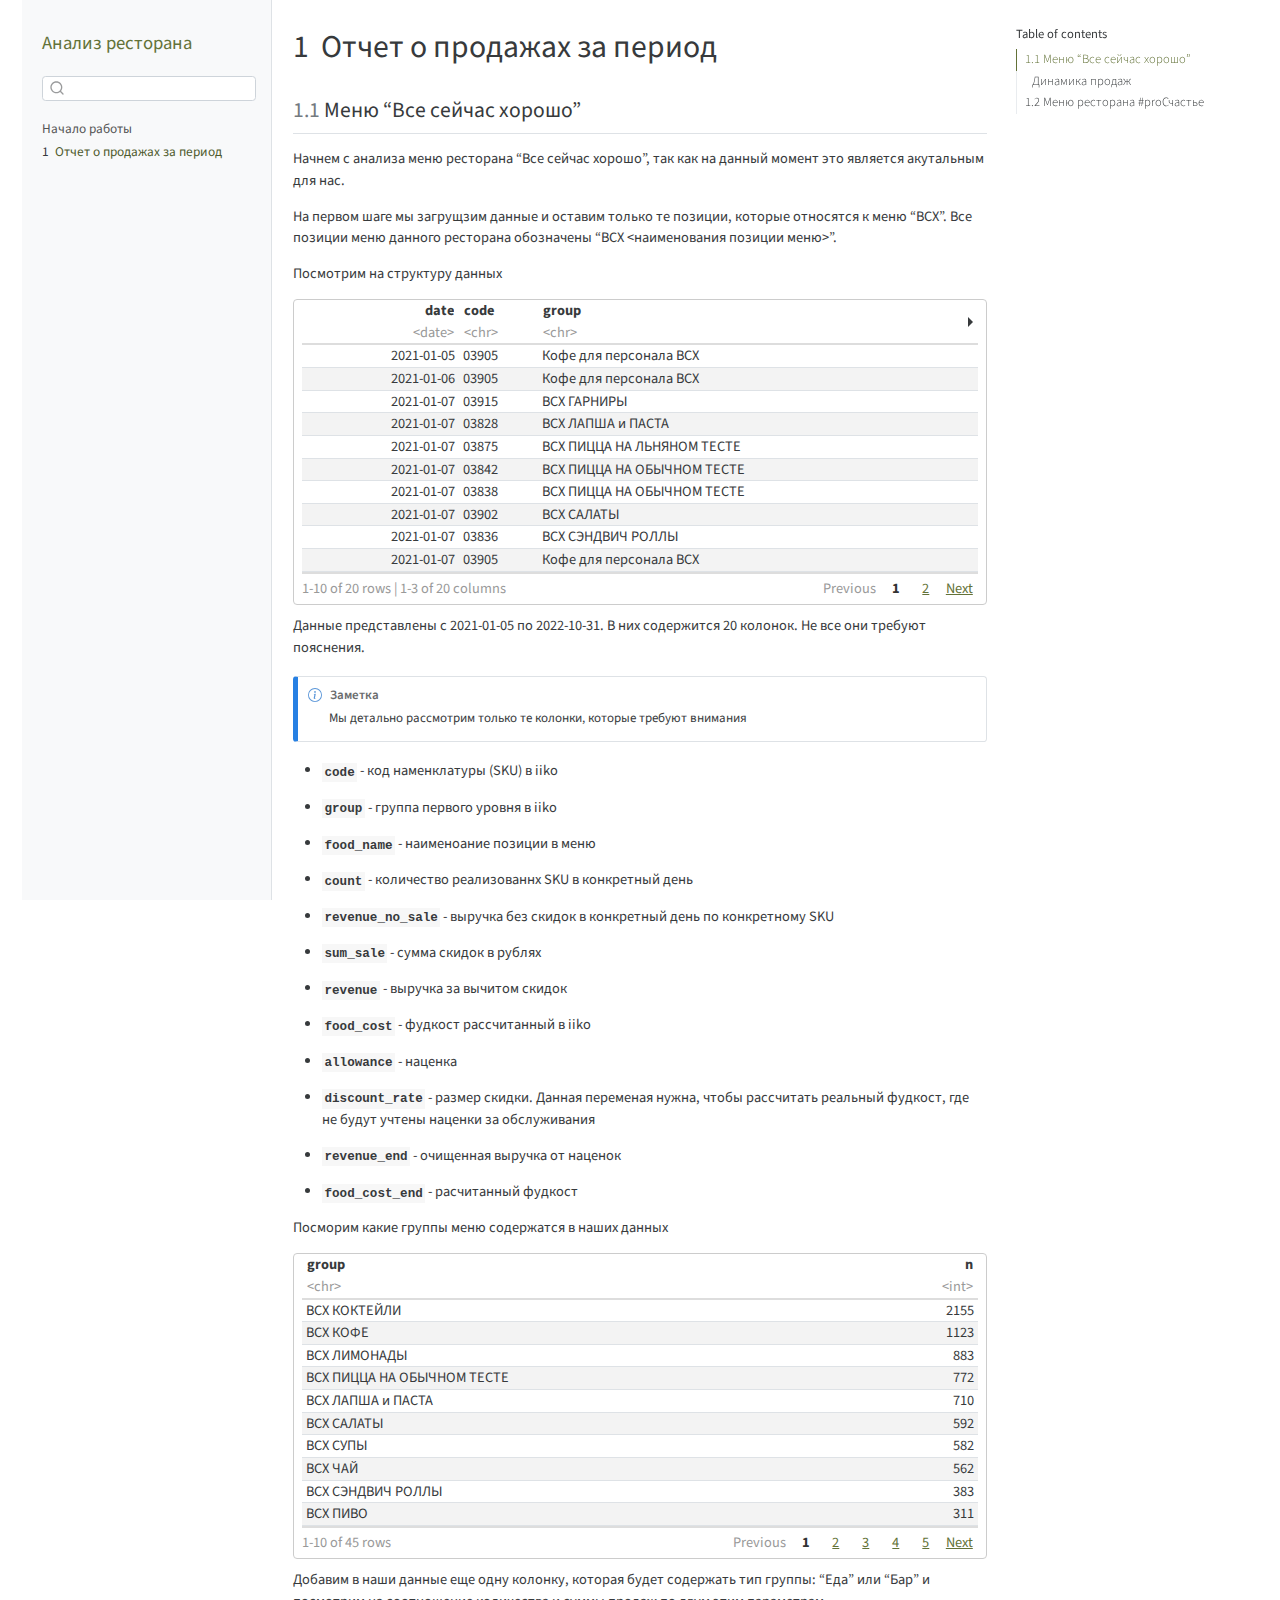
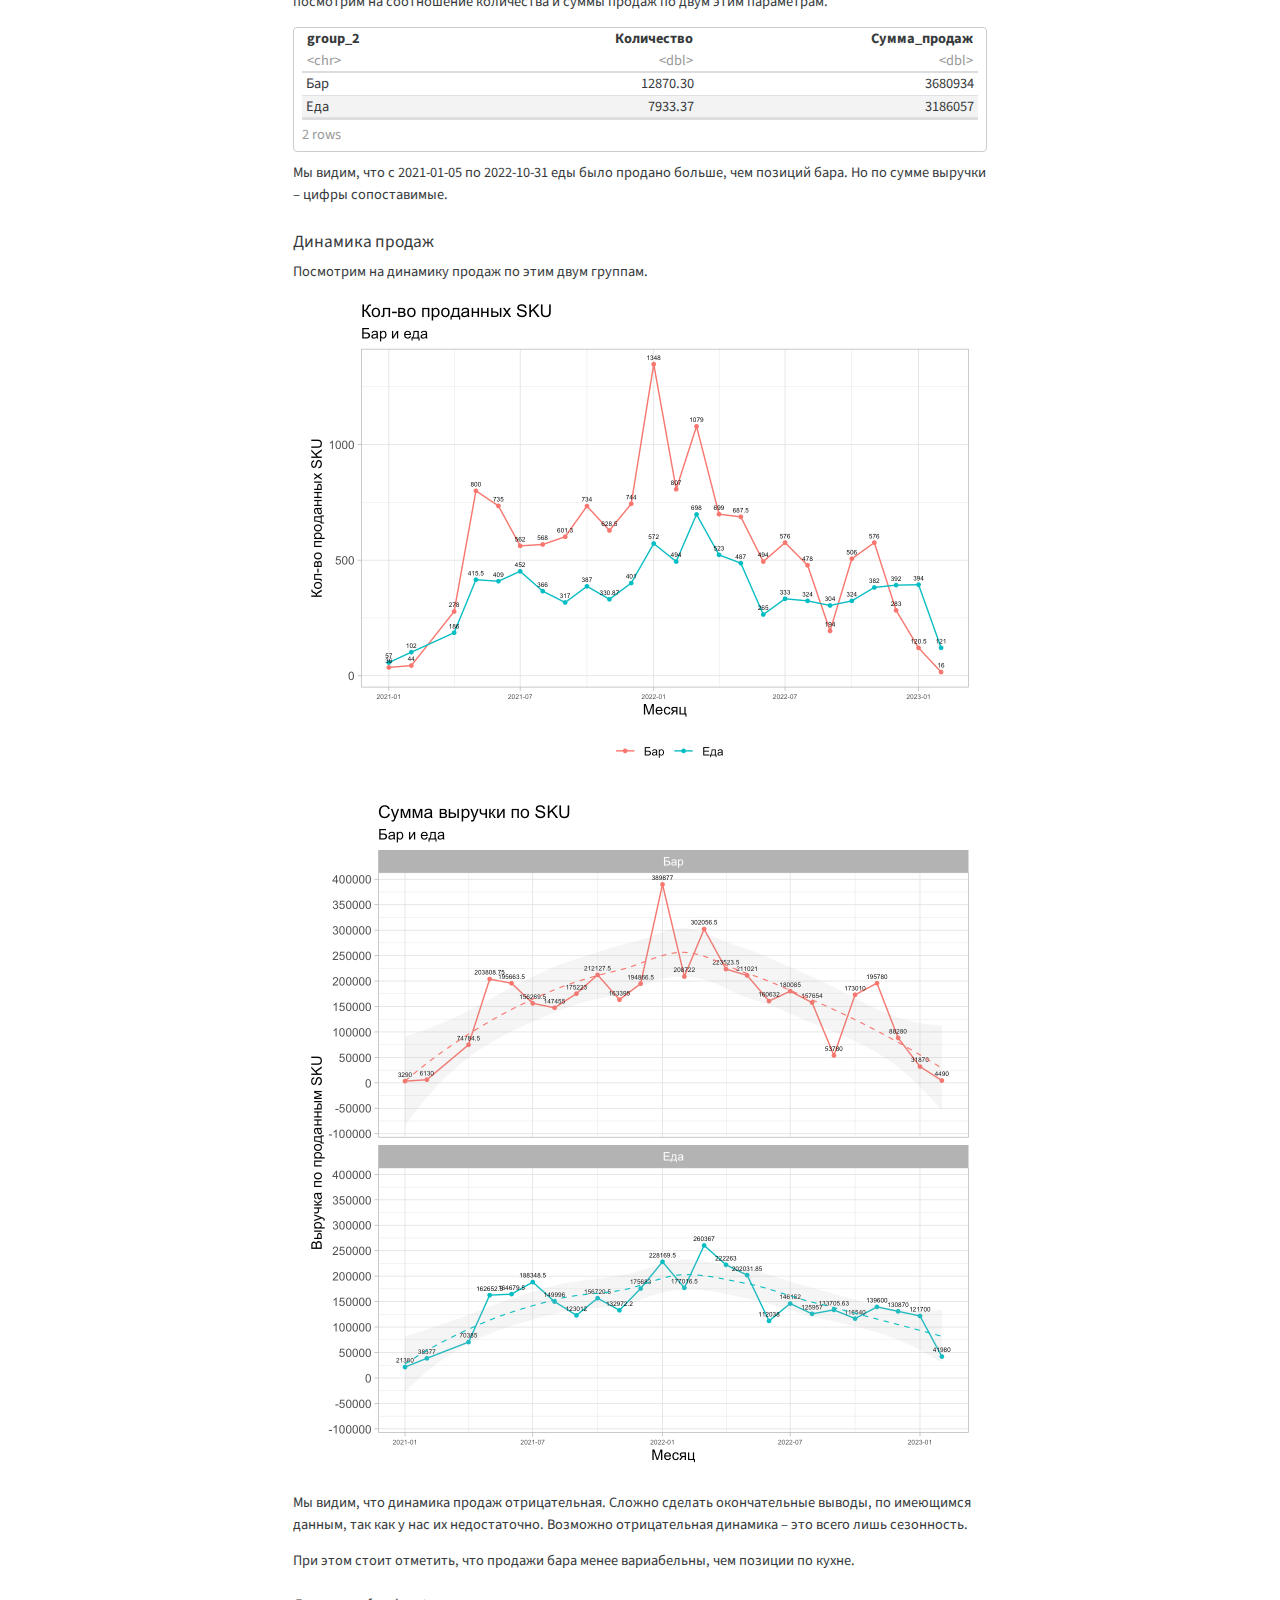
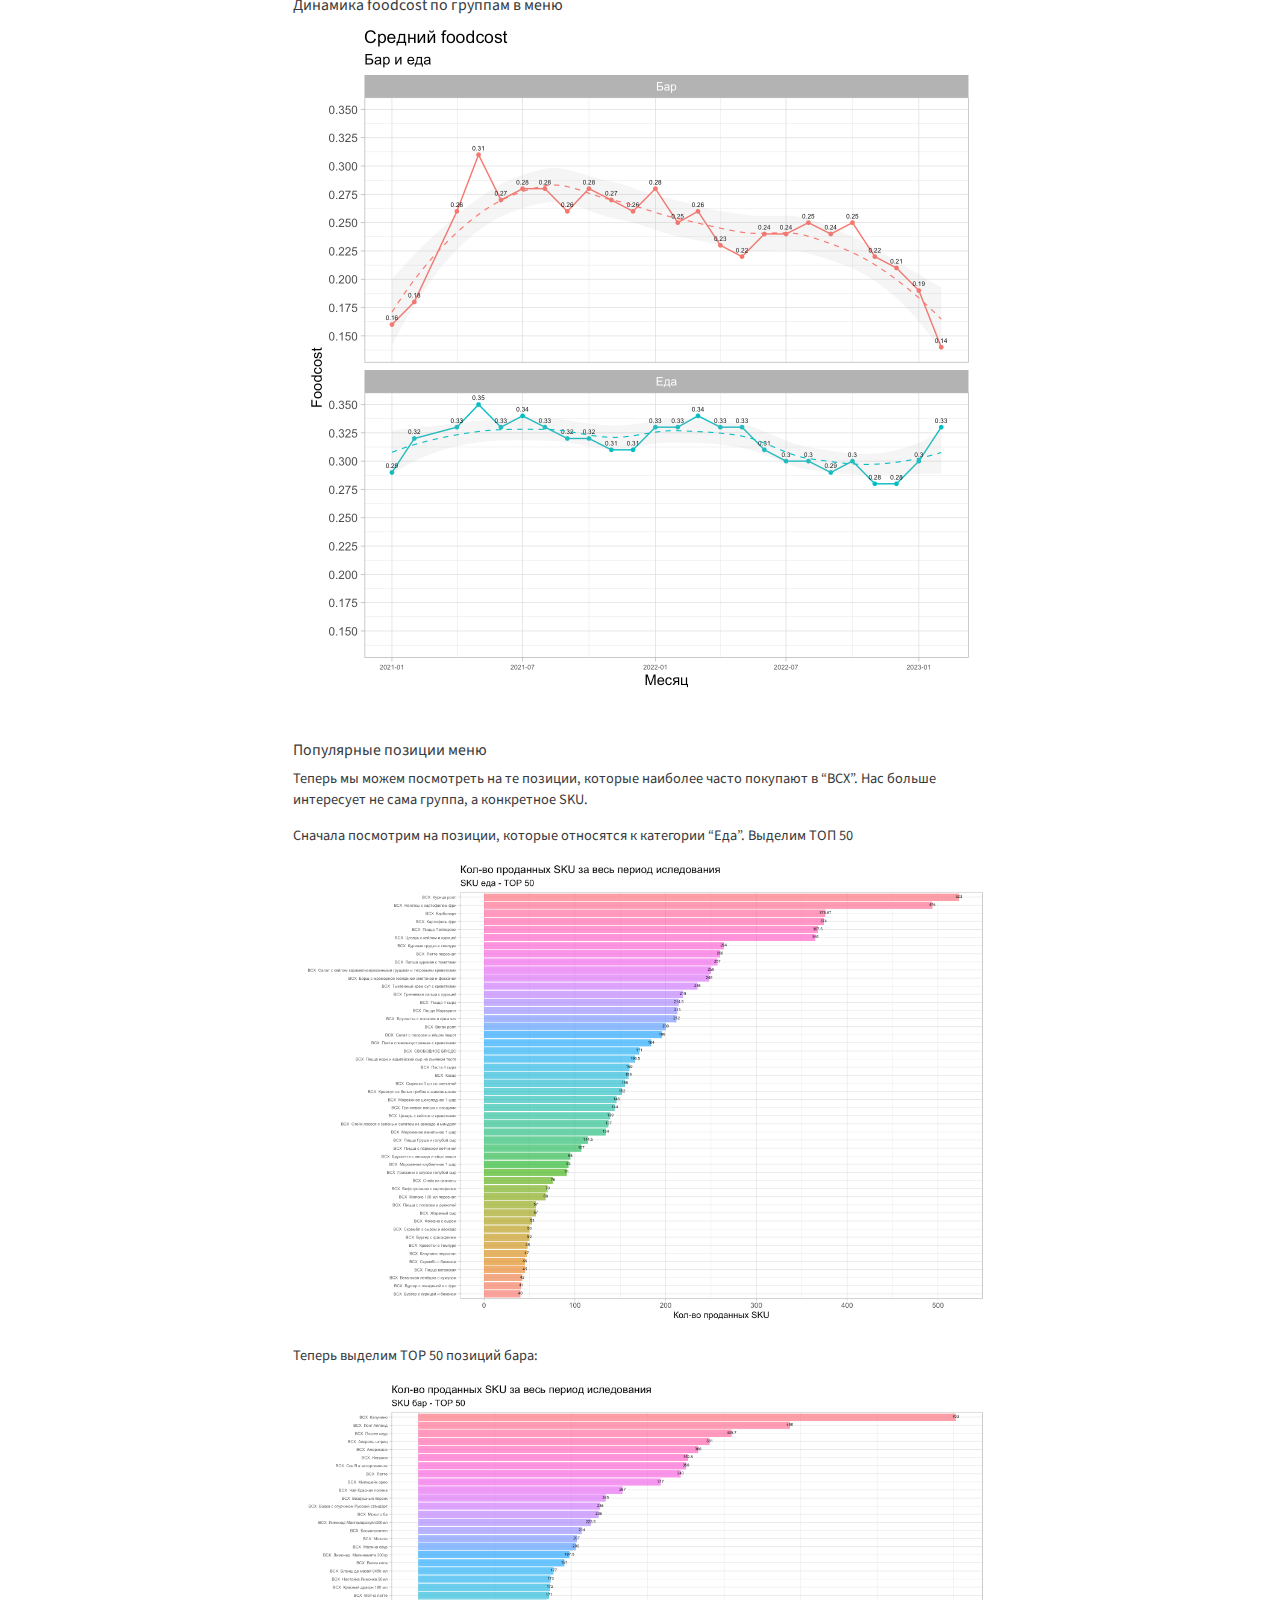
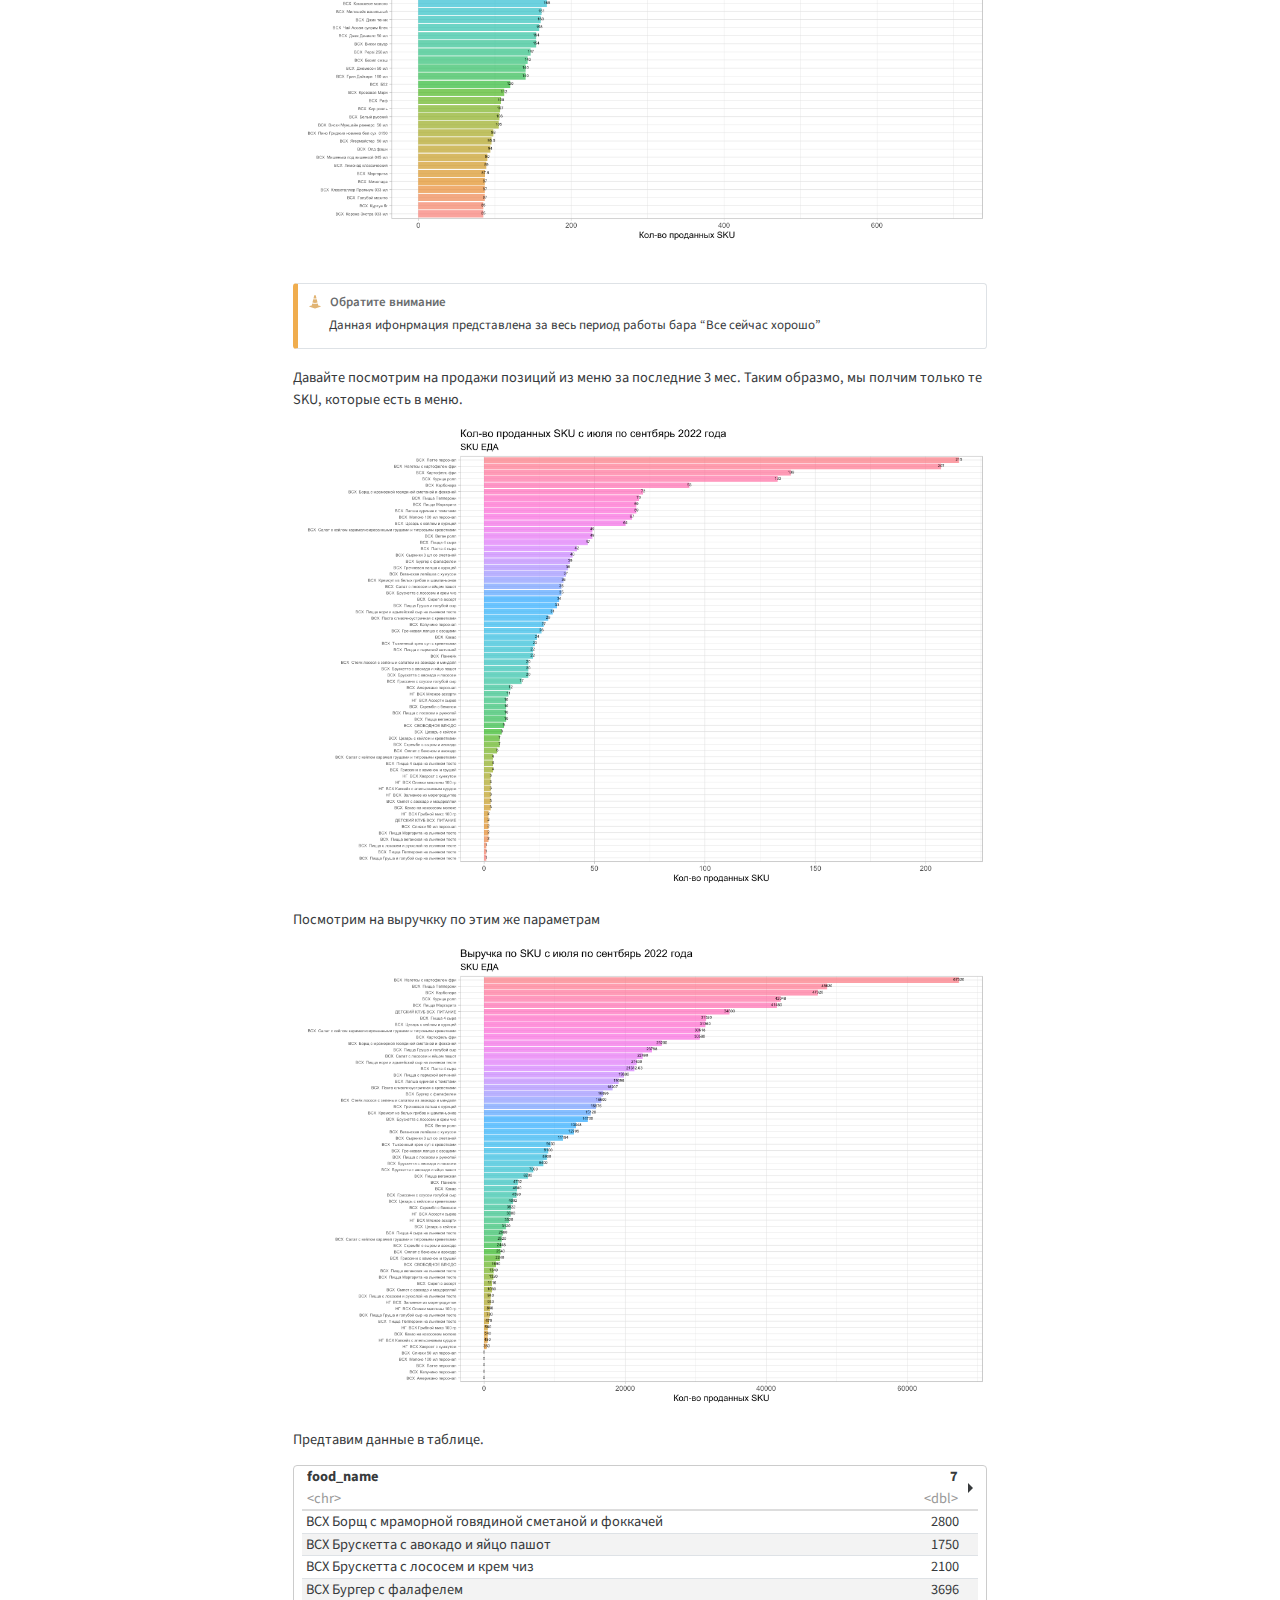
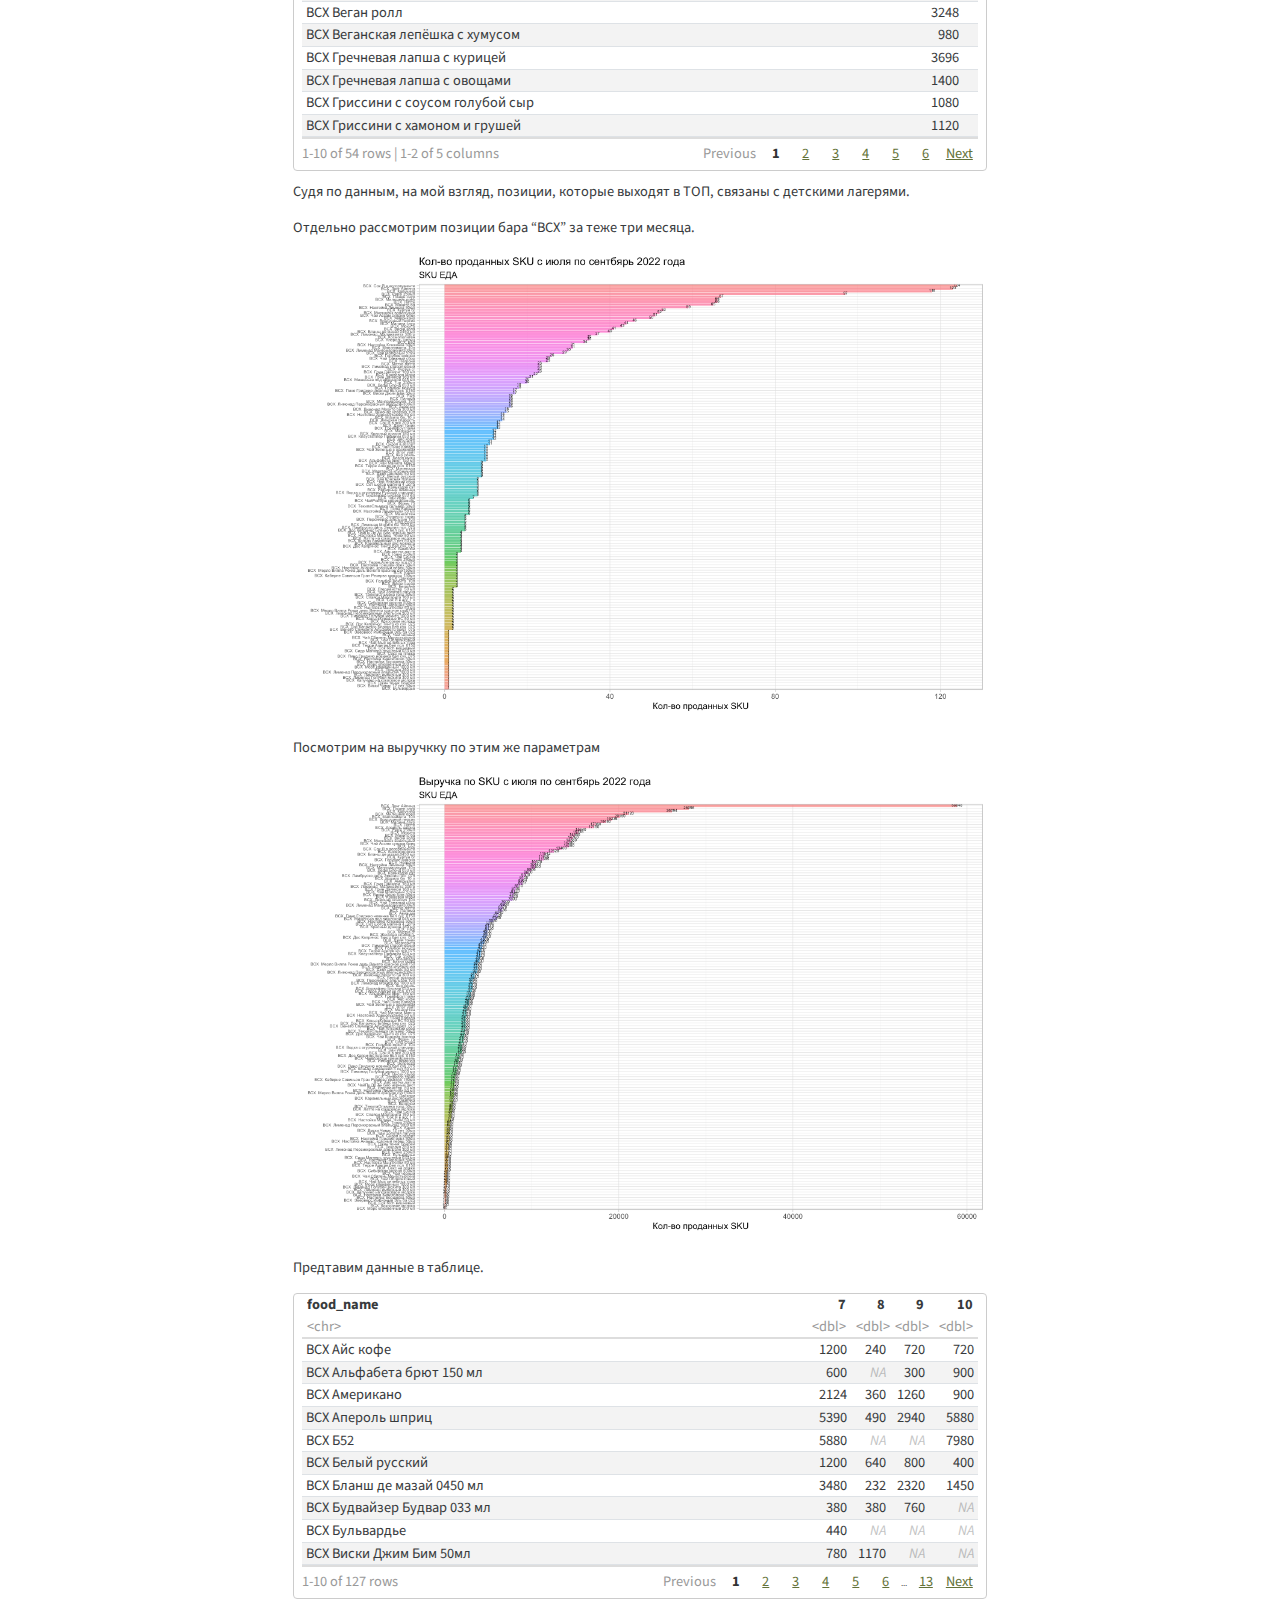
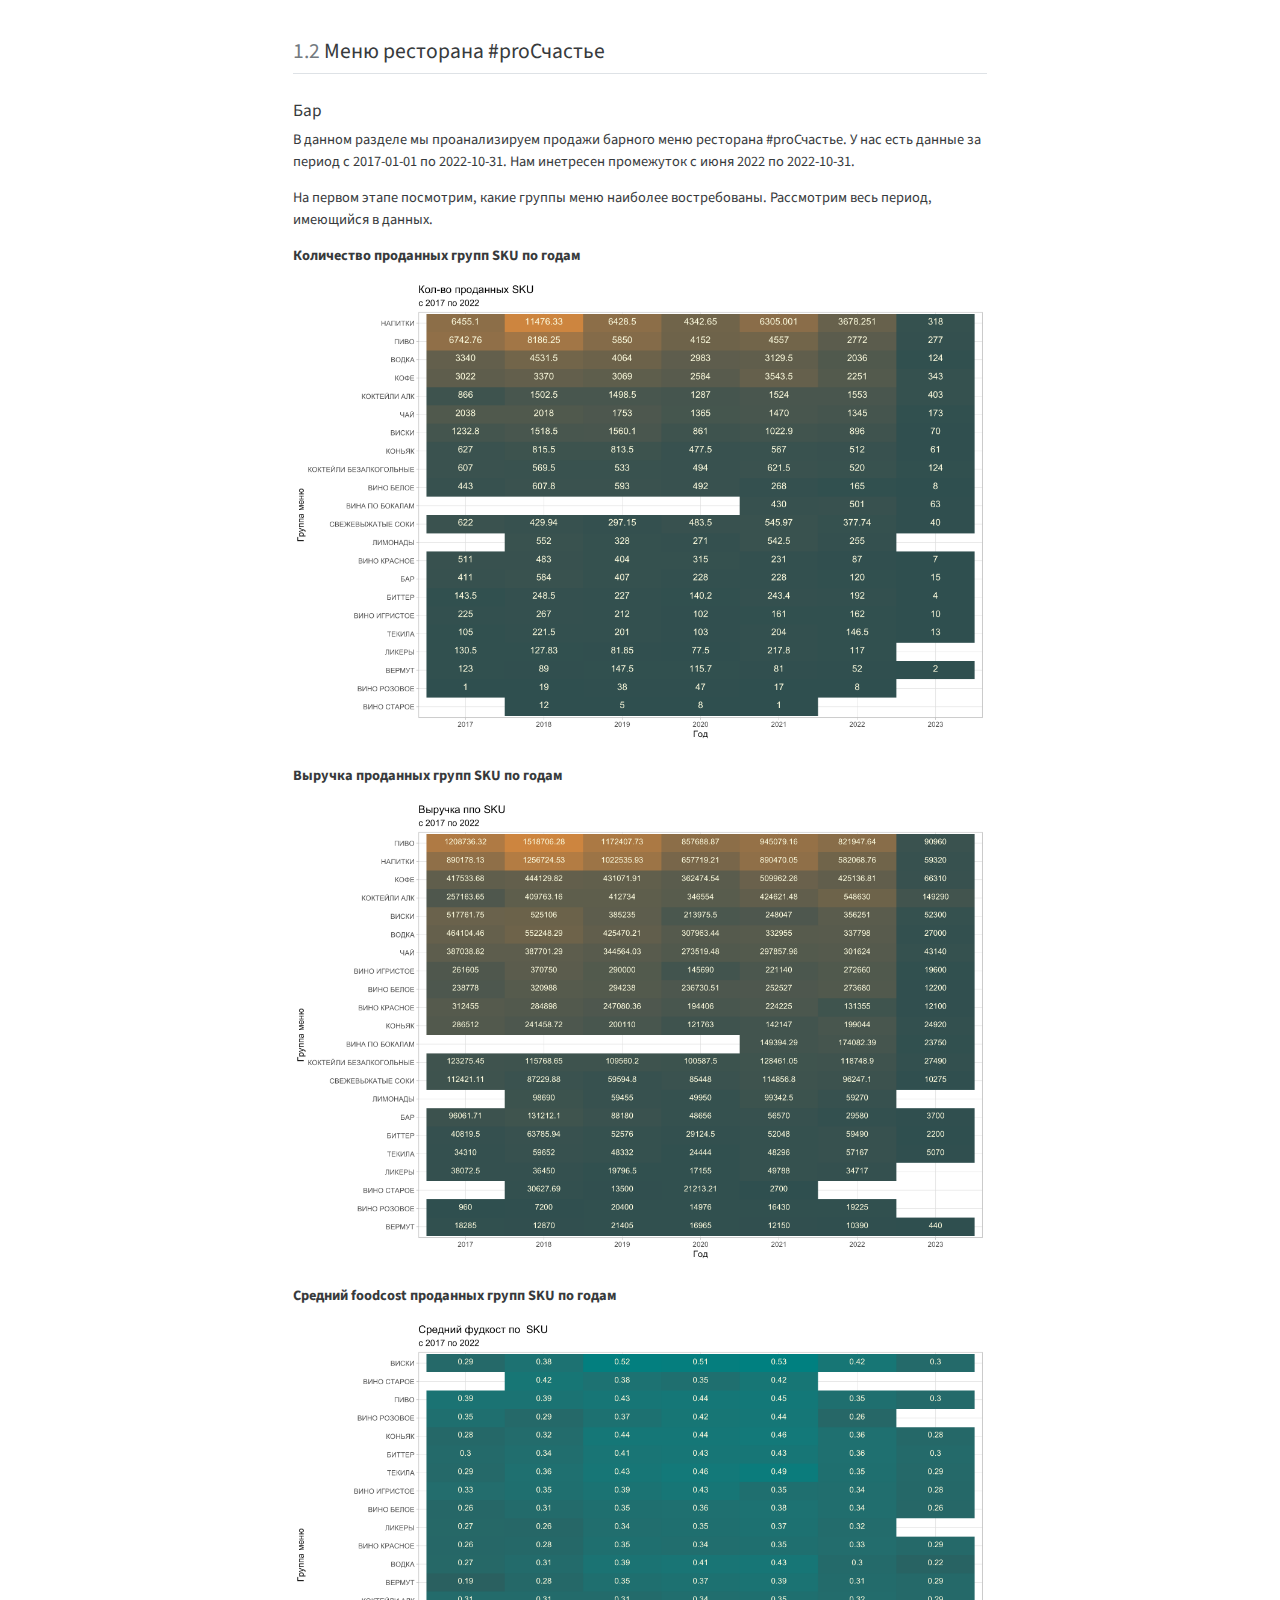
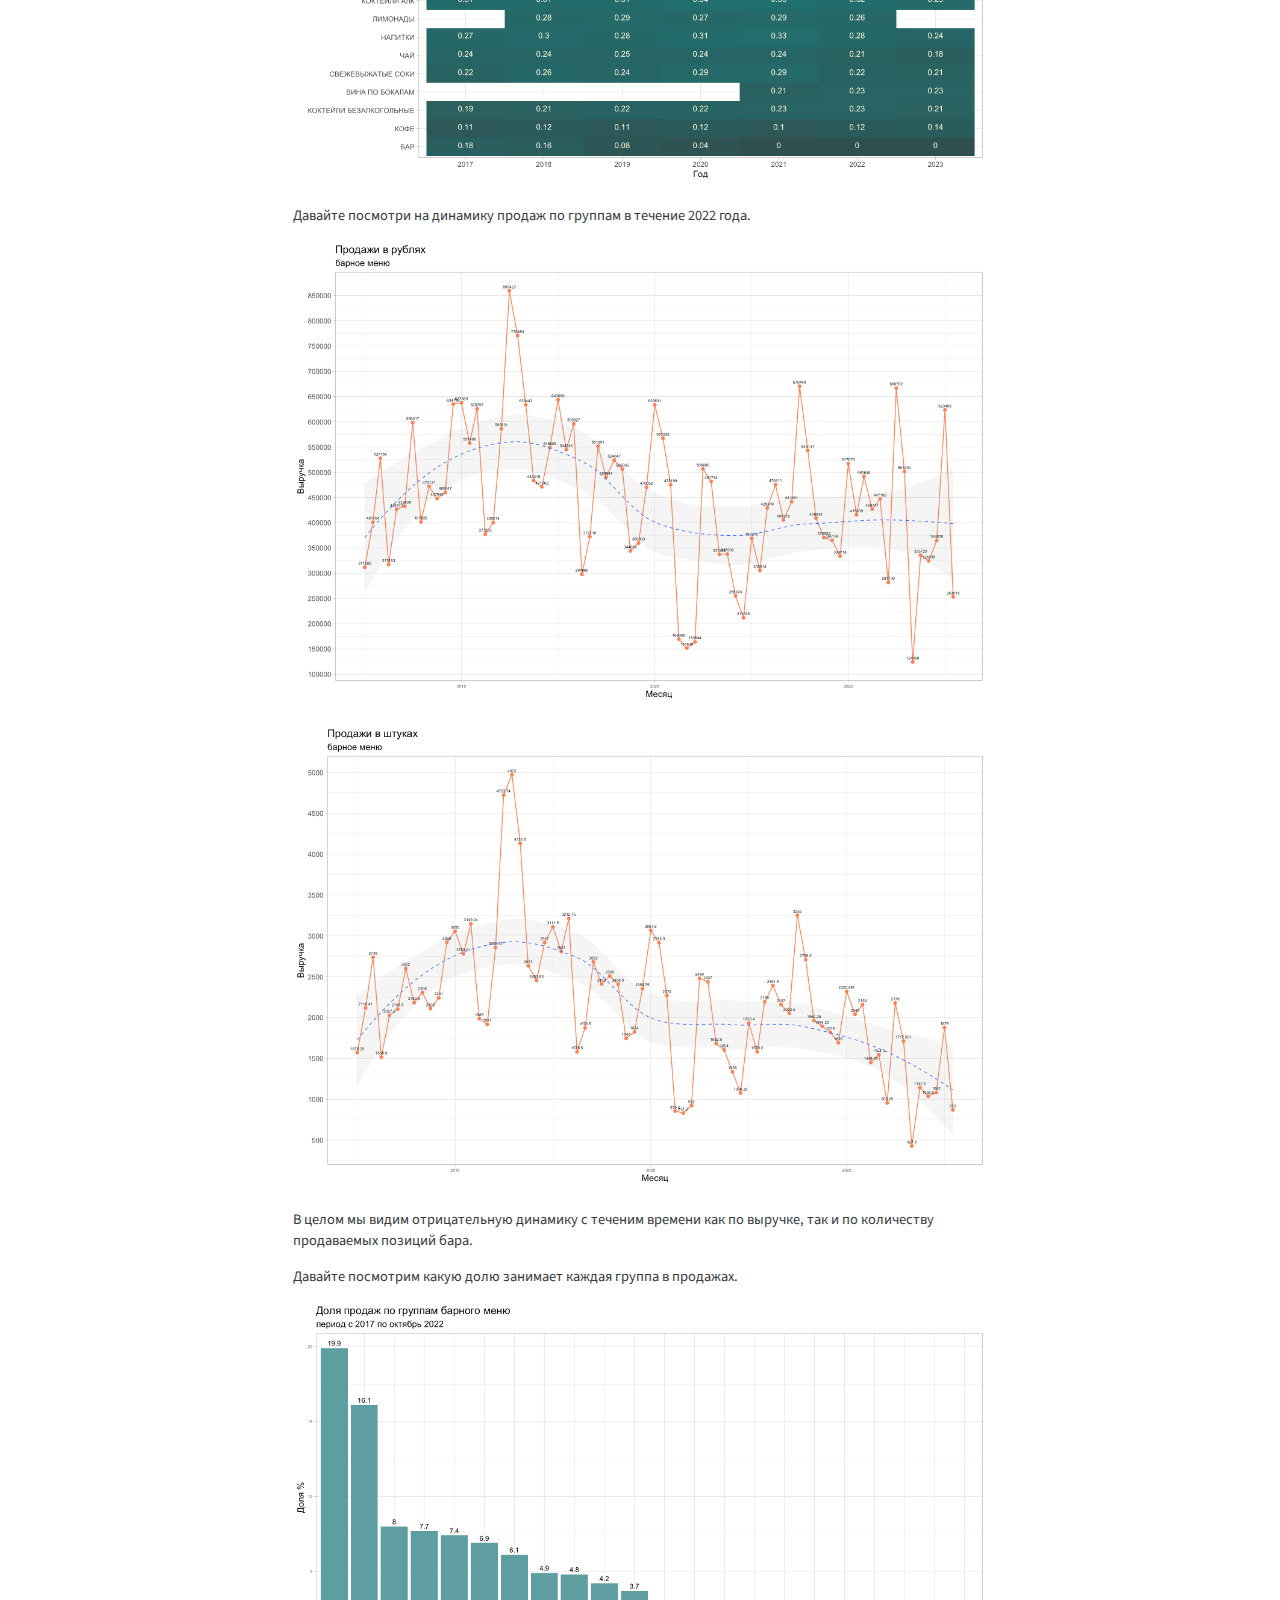
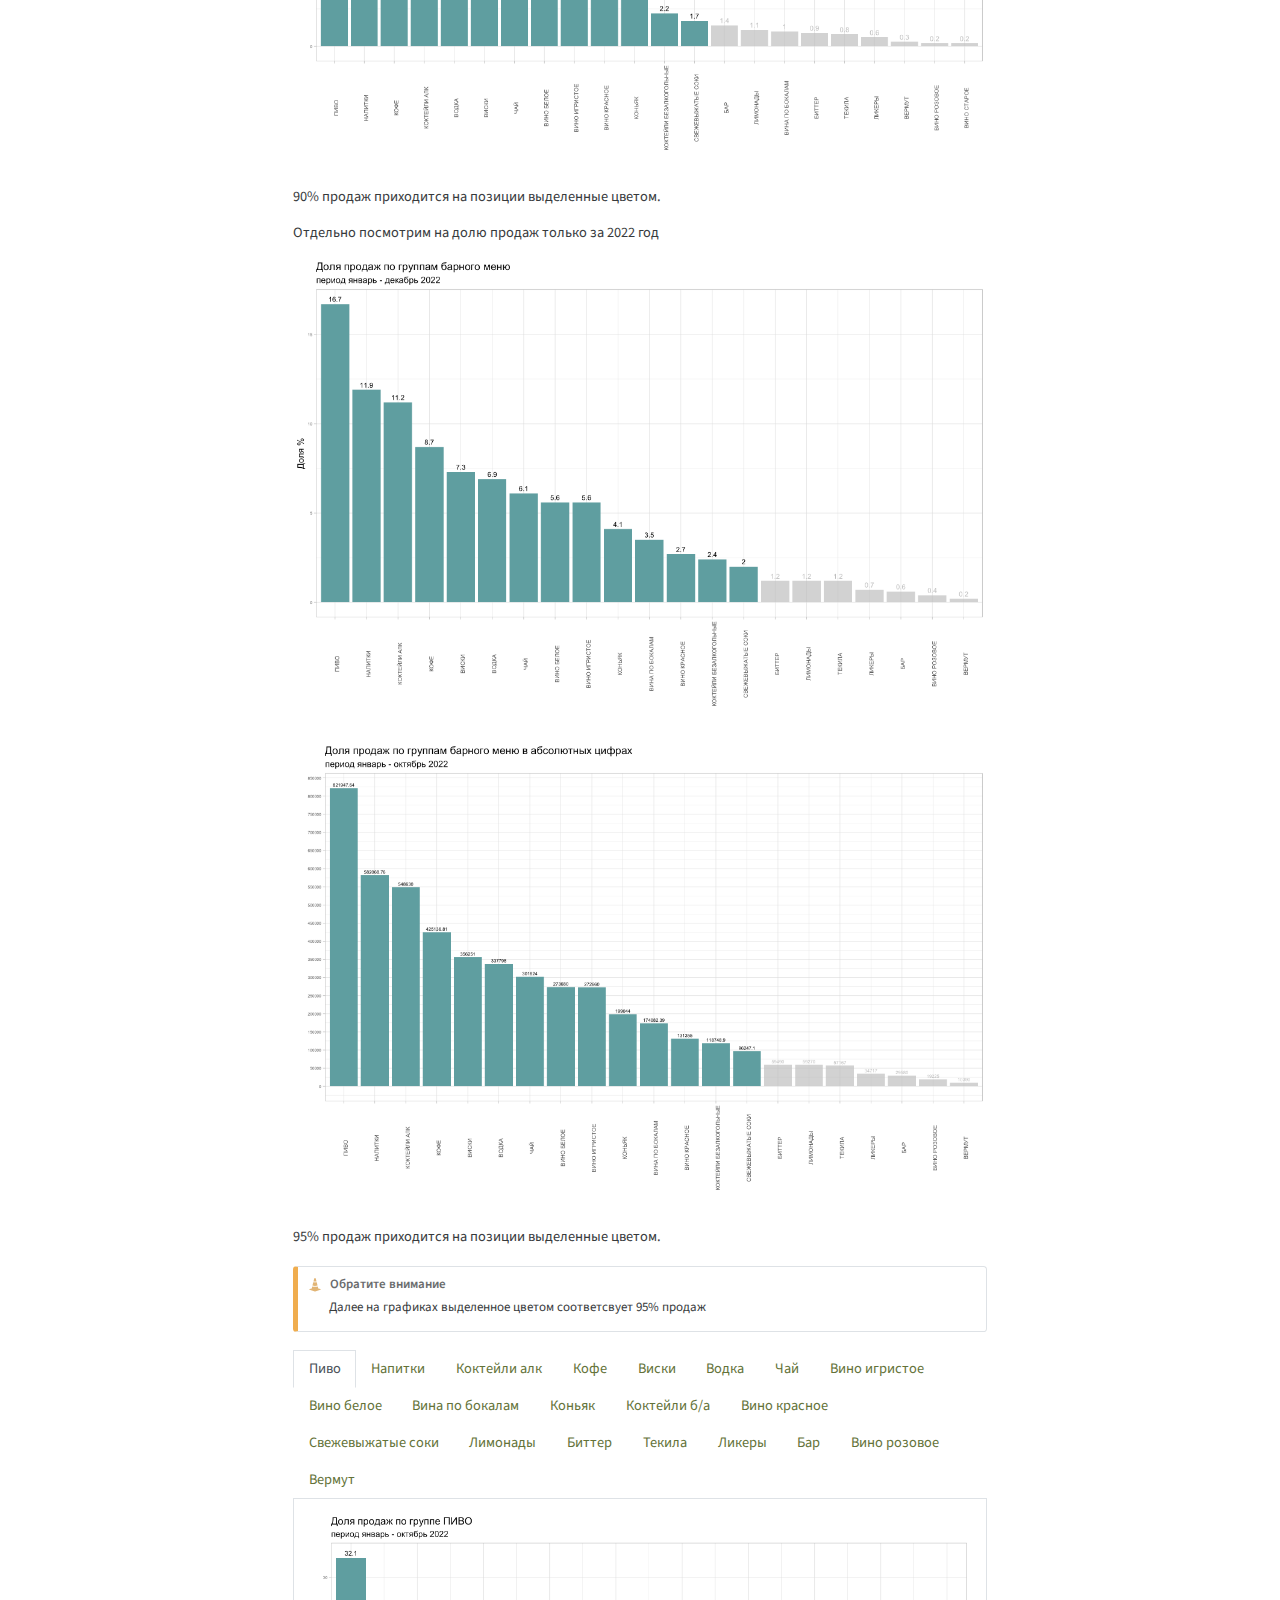
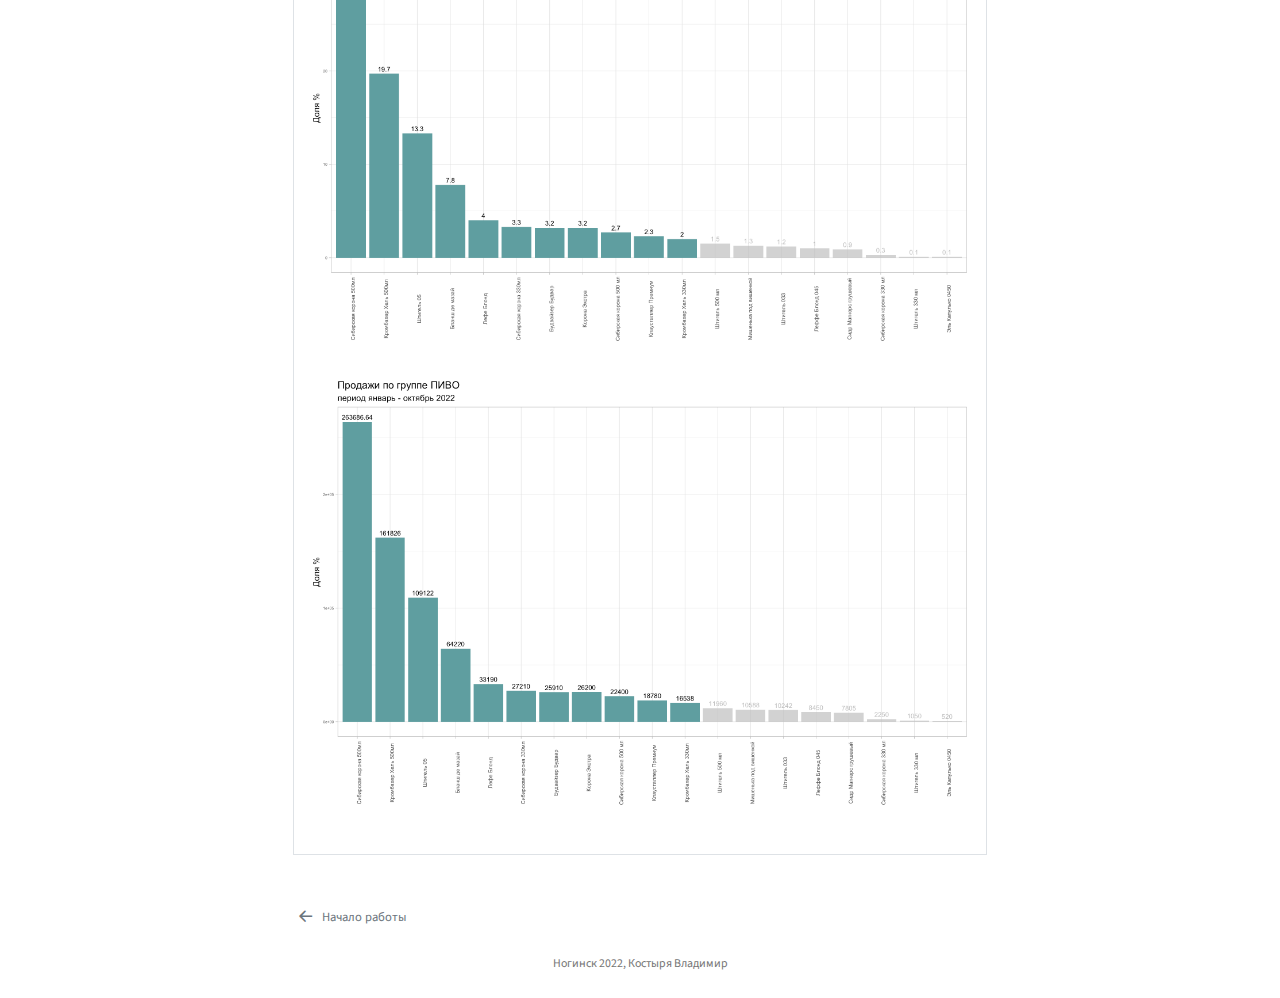
<file: docs/intro 6.html>
<!DOCTYPE html>
<html xmlns="http://www.w3.org/1999/xhtml" lang="en" xml:lang="en"><head>

<meta charset="utf-8">
<meta name="generator" content="quarto-1.1.179">

<meta name="viewport" content="width=device-width, initial-scale=1.0, user-scalable=yes">


<title>Анализ ресторана - 1&nbsp; Отчет о продажах за период</title>
<style>
code{white-space: pre-wrap;}
span.smallcaps{font-variant: small-caps;}
div.columns{display: flex; gap: min(4vw, 1.5em);}
div.column{flex: auto; overflow-x: auto;}
div.hanging-indent{margin-left: 1.5em; text-indent: -1.5em;}
ul.task-list{list-style: none;}
ul.task-list li input[type="checkbox"] {
  width: 0.8em;
  margin: 0 0.8em 0.2em -1.6em;
  vertical-align: middle;
}
</style>


<script src="site_libs/quarto-nav/quarto-nav.js"></script>
<script src="site_libs/quarto-nav/headroom.min.js"></script>
<script src="site_libs/clipboard/clipboard.min.js"></script>
<script src="site_libs/quarto-search/autocomplete.umd.js"></script>
<script src="site_libs/quarto-search/fuse.min.js"></script>
<script src="site_libs/quarto-search/quarto-search.js"></script>
<meta name="quarto:offset" content="./">
<link href="./index.html" rel="prev">
<script src="site_libs/quarto-html/quarto.js"></script>
<script src="site_libs/quarto-html/popper.min.js"></script>
<script src="site_libs/quarto-html/tippy.umd.min.js"></script>
<script src="site_libs/quarto-html/anchor.min.js"></script>
<link href="site_libs/quarto-html/tippy.css" rel="stylesheet">
<link href="site_libs/quarto-html/quarto-syntax-highlighting.css" rel="stylesheet" id="quarto-text-highlighting-styles">
<script src="site_libs/bootstrap/bootstrap.min.js"></script>
<link href="site_libs/bootstrap/bootstrap-icons.css" rel="stylesheet">
<link href="site_libs/bootstrap/bootstrap.min.css" rel="stylesheet" id="quarto-bootstrap" data-mode="light">
<script id="quarto-search-options" type="application/json">{
  "location": "sidebar",
  "copy-button": false,
  "collapse-after": 3,
  "panel-placement": "start",
  "type": "textbox",
  "limit": 20,
  "language": {
    "search-no-results-text": "No results",
    "search-matching-documents-text": "matching documents",
    "search-copy-link-title": "Copy link to search",
    "search-hide-matches-text": "Hide additional matches",
    "search-more-match-text": "more match in this document",
    "search-more-matches-text": "more matches in this document",
    "search-clear-button-title": "Clear",
    "search-detached-cancel-button-title": "Cancel",
    "search-submit-button-title": "Submit"
  }
}</script>

<link href="site_libs/pagedtable-1.1/css/pagedtable.css" rel="stylesheet">
<script src="site_libs/pagedtable-1.1/js/pagedtable.js"></script>


</head>

<body class="nav-sidebar floating">

<div id="quarto-search-results"></div>
  <header id="quarto-header" class="headroom fixed-top">
  <nav class="quarto-secondary-nav" data-bs-toggle="collapse" data-bs-target="#quarto-sidebar" aria-controls="quarto-sidebar" aria-expanded="false" aria-label="Toggle sidebar navigation" onclick="if (window.quartoToggleHeadroom) { window.quartoToggleHeadroom(); }">
    <div class="container-fluid d-flex justify-content-between">
      <h1 class="quarto-secondary-nav-title"><span class="chapter-number">1</span>&nbsp; <span class="chapter-title">Отчет о продажах за период</span></h1>
      <button type="button" class="quarto-btn-toggle btn" aria-label="Show secondary navigation">
        <i class="bi bi-chevron-right"></i>
      </button>
    </div>
  </nav>
</header>
<!-- content -->
<div id="quarto-content" class="quarto-container page-columns page-rows-contents page-layout-article">
<!-- sidebar -->
  <nav id="quarto-sidebar" class="sidebar collapse sidebar-navigation floating overflow-auto">
    <div class="pt-lg-2 mt-2 text-left sidebar-header">
    <div class="sidebar-title mb-0 py-0">
      <a href="./">Анализ ресторана</a> 
    </div>
      </div>
      <div class="mt-2 flex-shrink-0 align-items-center">
        <div class="sidebar-search">
        <div id="quarto-search" class="" title="Search"></div>
        </div>
      </div>
    <div class="sidebar-menu-container"> 
    <ul class="list-unstyled mt-1">
        <li class="sidebar-item">
  <div class="sidebar-item-container"> 
  <a href="./index.html" class="sidebar-item-text sidebar-link">Начало работы</a>
  </div>
</li>
        <li class="sidebar-item">
  <div class="sidebar-item-container"> 
  <a href="./intro.html" class="sidebar-item-text sidebar-link active"><span class="chapter-number">1</span>&nbsp; <span class="chapter-title">Отчет о продажах за период</span></a>
  </div>
</li>
    </ul>
    </div>
</nav>
<!-- margin-sidebar -->
    <div id="quarto-margin-sidebar" class="sidebar margin-sidebar">
        <nav id="TOC" role="doc-toc" class="toc-active">
    <h2 id="toc-title">Table of contents</h2>
   
  <ul>
  <li><a href="#меню-все-сейчас-хорошо" id="toc-меню-все-сейчас-хорошо" class="nav-link active" data-scroll-target="#меню-все-сейчас-хорошо"><span class="toc-section-number">1.1</span>  Меню “Все сейчас хорошо”</a>
  <ul class="collapse">
  <li><a href="#динамика-продаж" id="toc-динамика-продаж" class="nav-link" data-scroll-target="#динамика-продаж">Динамика продаж</a></li>
  </ul></li>
  <li><a href="#меню-ресторана-proсчастье" id="toc-меню-ресторана-proсчастье" class="nav-link" data-scroll-target="#меню-ресторана-proсчастье"><span class="toc-section-number">1.2</span>  Меню ресторана #proСчастье</a>
  <ul class="collapse">
  <li><a href="#бар" id="toc-бар" class="nav-link" data-scroll-target="#бар">Бар</a></li>
  </ul></li>
  </ul>
</nav>
    </div>
<!-- main -->
<main class="content" id="quarto-document-content">

<header id="title-block-header" class="quarto-title-block default">
<div class="quarto-title">
<h1 class="title d-none d-lg-block"><span class="chapter-number">1</span>&nbsp; <span class="chapter-title">Отчет о продажах за период</span></h1>
</div>



<div class="quarto-title-meta">

    
    
  </div>
  

</header>

<section id="меню-все-сейчас-хорошо" class="level2" data-number="1.1">
<h2 data-number="1.1" class="anchored" data-anchor-id="меню-все-сейчас-хорошо"><span class="header-section-number">1.1</span> Меню “Все сейчас хорошо”</h2>
<p>Начнем с анализа меню ресторана “Все сейчас хорошо”, так как на данный момент это является акутальным для нас.</p>
<p>На первом шаге мы загрущзим данные и оставим только те позиции, которые относятся к меню “ВСХ”. Все позиции меню данного ресторана обозначены “ВСХ &lt;наименования позиции меню&gt;”.</p>
<p>Посмотрим на структуру данных</p>
<div class="cell" data-layout-align="center">
<div class="cell-output-display">

<div data-pagedtable="false">
  <script data-pagedtable-source="" type="application/json">
{"columns":[{"label":["date"],"name":[1],"type":["date"],"align":["right"]},{"label":["code"],"name":[2],"type":["chr"],"align":["left"]},{"label":["group"],"name":[3],"type":["chr"],"align":["left"]},{"label":["food_name"],"name":[4],"type":["chr"],"align":["left"]},{"label":["count"],"name":[5],"type":["dbl"],"align":["right"]},{"label":["revenue_no_sale"],"name":[6],"type":["dbl"],"align":["right"]},{"label":["sum_sale"],"name":[7],"type":["dbl"],"align":["right"]},{"label":["revenue"],"name":[8],"type":["dbl"],"align":["right"]},{"label":["cost_one"],"name":[9],"type":["dbl"],"align":["right"]},{"label":["cost_rub"],"name":[10],"type":["dbl"],"align":["right"]},{"label":["food_cost"],"name":[11],"type":["dbl"],"align":["right"]},{"label":["allowance"],"name":[12],"type":["dbl"],"align":["right"]},{"label":["concept"],"name":[13],"type":["chr"],"align":["left"]},{"label":["year"],"name":[14],"type":["dbl"],"align":["right"]},{"label":["month"],"name":[15],"type":["dbl"],"align":["right"]},{"label":["day_number"],"name":[16],"type":["dbl"],"align":["right"]},{"label":["wday"],"name":[17],"type":["dbl"],"align":["right"]},{"label":["discount_rate"],"name":[18],"type":["dbl"],"align":["right"]},{"label":["revenue_end"],"name":[19],"type":["dbl"],"align":["right"]},{"label":["food_cost_end"],"name":[20],"type":["dbl"],"align":["right"]}],"data":[{"1":"2021-01-05","2":"03905","3":"Кофе для персонала ВСХ","4":"ВСХ  Американо персонал","5":"2","6":"0","7":"0","8":"0","9":"16.99","10":"33.97","11":"0.00","12":"-100.0","13":"Без концепции","14":"2021","15":"1","16":"5","17":"2","18":"NA","19":"0","20":"Inf"},{"1":"2021-01-06","2":"03905","3":"Кофе для персонала ВСХ","4":"ВСХ  Американо персонал","5":"2","6":"0","7":"0","8":"0","9":"16.99","10":"33.98","11":"0.00","12":"-100.0","13":"Без концепции","14":"2021","15":"1","16":"6","17":"3","18":"NA","19":"0","20":"Inf"},{"1":"2021-01-07","2":"03915","3":"ВСХ  ГАРНИРЫ","4":"ВСХ  Нагетсы с картофелем фри","5":"10","6":"3000","7":"3000","8":"0","9":"64.71","10":"647.13","11":"0.00","12":"-100.0","13":"Без концепции","14":"2021","15":"1","16":"7","17":"4","18":"Inf","19":"3000","20":"0.22"},{"1":"2021-01-07","2":"03828","3":"ВСХ  ЛАПША и ПАСТА","4":"ВСХ  Гречневая лапша с овощами","5":"6","6":"1860","7":"0","8":"1860","9":"66.08","10":"396.46","11":"0.21","12":"369.2","13":"Без концепции","14":"2021","15":"1","16":"7","17":"4","18":"1","19":"1860","20":"0.21"},{"1":"2021-01-07","2":"03875","3":"ВСХ  ПИЦЦА НА ЛЬНЯНОМ ТЕСТЕ","4":"ВСХ  Пицца веганская на льняном тесте","5":"2","6":"1200","7":"0","8":"1200","9":"115.27","10":"230.53","11":"0.19","12":"420.5","13":"Без концепции","14":"2021","15":"1","16":"7","17":"4","18":"1","19":"1200","20":"0.19"},{"1":"2021-01-07","2":"03842","3":"ВСХ  ПИЦЦА НА ОБЫЧНОМ ТЕСТЕ","4":"ВСХ  Пицца Пепперони","5":"2","6":"1200","7":"1200","8":"0","9":"204.78","10":"409.56","11":"0.00","12":"-100.0","13":"Без концепции","14":"2021","15":"1","16":"7","17":"4","18":"Inf","19":"1200","20":"0.34"},{"1":"2021-01-07","2":"03838","3":"ВСХ  ПИЦЦА НА ОБЫЧНОМ ТЕСТЕ","4":"ВСХ  Пицца Маргарита","5":"1","6":"550","7":"550","8":"0","9":"139.55","10":"139.55","11":"0.00","12":"-100.0","13":"Без концепции","14":"2021","15":"1","16":"7","17":"4","18":"Inf","19":"550","20":"0.25"},{"1":"2021-01-07","2":"03902","3":"ВСХ  САЛАТЫ","4":"ВСХ  Цезарь с кейлом","5":"4","6":"1360","7":"0","8":"1360","9":"143.99","10":"575.96","11":"0.42","12":"136.1","13":"Без концепции","14":"2021","15":"1","16":"7","17":"4","18":"1","19":"1360","20":"0.42"},{"1":"2021-01-07","2":"03836","3":"ВСХ  СЭНДВИЧ РОЛЛЫ","4":"ВСХ  Веган ролл","5":"1","6":"260","7":"0","8":"260","9":"62.66","10":"62.66","11":"0.24","12":"314.9","13":"Без концепции","14":"2021","15":"1","16":"7","17":"4","18":"1","19":"260","20":"0.24"},{"1":"2021-01-07","2":"03905","3":"Кофе для персонала ВСХ","4":"ВСХ  Американо персонал","5":"2","6":"0","7":"0","8":"0","9":"16.99","10":"33.97","11":"0.00","12":"-100.0","13":"Без концепции","14":"2021","15":"1","16":"7","17":"4","18":"NA","19":"0","20":"Inf"},{"1":"2021-01-09","2":"03915","3":"ВСХ  ГАРНИРЫ","4":"ВСХ  Нагетсы с картофелем фри","5":"7","6":"2100","7":"2100","8":"0","9":"65.34","10":"457.41","11":"0.00","12":"-100.0","13":"Без концепции","14":"2021","15":"1","16":"9","17":"6","18":"Inf","19":"2100","20":"0.22"},{"1":"2021-01-09","2":"03925","3":"ВСХ  КОФЕ","4":"ВСХ  Американо","5":"2","6":"240","7":"0","8":"240","9":"16.20","10":"32.40","11":"0.14","12":"640.7","13":"Без концепции","14":"2021","15":"1","16":"9","17":"6","18":"1","19":"240","20":"0.13"},{"1":"2021-01-09","2":"03926","3":"ВСХ  КОФЕ","4":"ВСХ  Капучино","5":"2","6":"400","7":"0","8":"400","9":"22.70","10":"45.39","11":"0.11","12":"781.3","13":"Без концепции","14":"2021","15":"1","16":"9","17":"6","18":"1","19":"400","20":"0.11"},{"1":"2021-01-09","2":"03927","3":"ВСХ  КОФЕ","4":"ВСХ  Латте","5":"1","6":"220","7":"0","8":"220","9":"25.95","10":"25.95","11":"0.12","12":"747.8","13":"Без концепции","14":"2021","15":"1","16":"9","17":"6","18":"1","19":"220","20":"0.12"},{"1":"2021-01-09","2":"03841","3":"ВСХ  ПИЦЦА НА ОБЫЧНОМ ТЕСТЕ","4":"ВСХ  Пицца 4 сыра","5":"1","6":"600","7":"600","8":"0","9":"307.38","10":"307.38","11":"0.00","12":"-100.0","13":"Без концепции","14":"2021","15":"1","16":"9","17":"6","18":"Inf","19":"600","20":"0.51"},{"1":"2021-01-09","2":"03838","3":"ВСХ  ПИЦЦА НА ОБЫЧНОМ ТЕСТЕ","4":"ВСХ  Пицца Маргарита","5":"2","6":"1100","7":"1100","8":"0","9":"139.40","10":"278.80","11":"0.00","12":"-100.0","13":"Без концепции","14":"2021","15":"1","16":"9","17":"6","18":"Inf","19":"1100","20":"0.25"},{"1":"2021-01-09","2":"03909","3":"Кофе для персонала ВСХ","4":"ВСХ  Капучино персонал","5":"1","6":"0","7":"0","8":"0","9":"25.13","10":"25.13","11":"0.00","12":"-100.0","13":"Без концепции","14":"2021","15":"1","16":"9","17":"6","18":"NA","19":"0","20":"Inf"},{"1":"2021-01-09","2":"03905","3":"Кофе для персонала ВСХ","4":"ВСХ  Американо персонал","5":"2","6":"0","7":"0","8":"0","9":"16.98","10":"33.95","11":"0.00","12":"-100.0","13":"Без концепции","14":"2021","15":"1","16":"9","17":"6","18":"NA","19":"0","20":"Inf"},{"1":"2021-01-10","2":"03905","3":"Кофе для персонала ВСХ","4":"ВСХ  Американо персонал","5":"6","6":"0","7":"0","8":"0","9":"16.97","10":"101.84","11":"0.00","12":"-100.0","13":"Без концепции","14":"2021","15":"1","16":"10","17":"7","18":"NA","19":"0","20":"Inf"},{"1":"2021-01-13","2":"03960","3":"ВСХ  ЗАВТРАКИ","4":"ВСХ  Омлет с моцареллой и авокадо","5":"1","6":"300","7":"0","8":"300","9":"0.00","10":"0.00","11":"0.00","12":"0.0","13":"Без концепции","14":"2021","15":"1","16":"13","17":"3","18":"1","19":"300","20":"0.00"}],"options":{"columns":{"min":{},"max":[10]},"rows":{"min":[10],"max":[10]},"pages":{}}}
  </script>
</div>
</div>
</div>
<p>Данные представлены с 2021-01-05 по 2022-10-31. В них содержится 20 колонок. Не все они требуют пояснения.</p>
<div class="callout-note callout callout-style-simple callout-captioned">
<div class="callout-header d-flex align-content-center">
<div class="callout-icon-container">
<i class="callout-icon"></i>
</div>
<div class="callout-caption-container flex-fill">
Заметка
</div>
</div>
<div class="callout-body-container callout-body">
<p>Мы детально рассмотрим только те колонки, которые требуют внимания</p>
</div>
</div>
<ul>
<li><p><strong><code>code</code></strong> - код наменклатуры (SKU) в iiko</p></li>
<li><p><strong><code>group</code></strong> - группа первого уровня в iiko</p></li>
<li><p><strong><code>food_name</code></strong> - наименоание позиции в меню</p></li>
<li><p><strong><code>count</code></strong> - количество реализованнх SKU в конкретный день</p></li>
<li><p><strong><code>revenue_no_sale</code></strong> - выручка без скидок в конкретный день по конкретному SKU</p></li>
<li><p><strong><code>sum_sale</code></strong> - сумма скидок в рублях</p></li>
<li><p><strong><code>revenue</code></strong> - выручка за вычитом скидок</p></li>
<li><p><strong><code>food_cost</code></strong> - фудкост рассчитанный в iiko</p></li>
<li><p><strong><code>allowance</code></strong> - наценка</p></li>
<li><p><strong><code>discount_rate</code></strong> - размер скидки. Данная переменая нужна, чтобы рассчитать реальный фудкост, где не будут учтены наценки за обслуживания</p></li>
<li><p><strong><code>revenue_end</code></strong> - очищенная выручка от наценок</p></li>
<li><p><strong><code>food_cost_end</code></strong> - расчитанный фудкост</p></li>
</ul>
<p>Посморим какие группы меню содержатся в наших данных</p>
<div class="cell" data-layout-align="center">
<div class="cell-output-display">

<div data-pagedtable="false">
  <script data-pagedtable-source="" type="application/json">
{"columns":[{"label":["group"],"name":[1],"type":["chr"],"align":["left"]},{"label":["n"],"name":[2],"type":["int"],"align":["right"]}],"data":[{"1":"ВСХ  КОКТЕЙЛИ","2":"2155"},{"1":"ВСХ  КОФЕ","2":"1123"},{"1":"ВСХ  ЛИМОНАДЫ","2":"883"},{"1":"ВСХ  ПИЦЦА НА ОБЫЧНОМ ТЕСТЕ","2":"772"},{"1":"ВСХ  ЛАПША и ПАСТА","2":"710"},{"1":"ВСХ  САЛАТЫ","2":"592"},{"1":"ВСХ  СУПЫ","2":"582"},{"1":"ВСХ  ЧАЙ","2":"562"},{"1":"ВСХ  СЭНДВИЧ РОЛЛЫ","2":"383"},{"1":"ВСХ  ПИВО","2":"311"},{"1":"ВСХ  ЗАКУСКИ","2":"306"},{"1":"ВСХ  НАСТОЙКИ","2":"302"},{"1":"ВСХ  СОК и ВОДА","2":"286"},{"1":"ДЕСЕРТЫ","2":"269"},{"1":"ВСХ  ГАРНИРЫ","2":"261"},{"1":"ВСХ  МИЛКШЕЙКИ","2":"251"},{"1":"ГОРЯЧИЕ ЗАКУСКИ","2":"229"},{"1":"ВСХ  ПИЦЦА НА ЛЬНЯНОМ ТЕСТЕ","2":"202"},{"1":"ВСХ  ЗАВТРАКИ","2":"196"},{"1":"ВСХ  АЛКОГОЛЬ","2":"185"},{"1":"ВСХ ВИНО по бокалам","2":"141"},{"1":"ГОРЯЧЕЕ","2":"115"},{"1":"Кофе для персонала ВСХ","2":"114"},{"1":"ВСХ  ДРУГИЕ ГОРЯЧИЕ","2":"106"},{"1":"ВСХ  ГОРЯЧЕЕ","2":"88"},{"1":"БУРГЕРЫ и СЭНДВИЧИ","2":"79"},{"1":"ВСЕ СЕЙЧАС ХОРОШО","2":"62"},{"1":"ВСХ  ВИНО бутылка","2":"51"},{"1":"ВСХ  БУРГЕРЫ и ХОТДОГИ","2":"41"},{"1":"ВСХ  ПЕРСОНАЛ","2":"30"},{"1":"ХОЛОДНЫЕ ЗАКУСКИ  АРХИВ","2":"22"},{"1":"ВСХ  ДЕСЕРТЫ","2":"21"},{"1":"ГАРНИРЫ","2":"21"},{"1":"ВИНО БЕЛОЕ","2":"18"},{"1":"САЛАТЫ","2":"17"},{"1":"ВСХ  ДОПЫ","2":"16"},{"1":"КОКТЕЙЛИ АЛК","2":"16"},{"1":"ВИНО КРАСНОЕ","2":"12"},{"1":"БАР","2":"7"},{"1":"ВИНО РОЗОВОЕ","2":"4"},{"1":"СУПЫ","2":"4"},{"1":"КОФЕ","2":"2"},{"1":"8 КОМПЛЕКСНЫЕ ОБЕДЫ","2":"1"},{"1":"ВСХ  ВИНО","2":"1"},{"1":"ПИЦЦА и ХАЧАПУРИ","2":"1"}],"options":{"columns":{"min":{},"max":[10]},"rows":{"min":[10],"max":[10]},"pages":{}}}
  </script>
</div>
</div>
</div>
<p>Добавим в наши данные еще одну колонку, которая будет содержать тип группы: “Еда” или “Бар” и посмотрим на соотношение количества и суммы продаж по двум этим параметрам.</p>
<div class="cell" data-layout-align="center">
<div class="cell-output-display">

<div data-pagedtable="false">
  <script data-pagedtable-source="" type="application/json">
{"columns":[{"label":["group_2"],"name":[1],"type":["chr"],"align":["left"]},{"label":["Количество"],"name":[2],"type":["dbl"],"align":["right"]},{"label":["Сумма_продаж"],"name":[3],"type":["dbl"],"align":["right"]}],"data":[{"1":"Бар","2":"12870.30","3":"3680934"},{"1":"Еда","2":"7933.37","3":"3186057"}],"options":{"columns":{"min":{},"max":[10]},"rows":{"min":[10],"max":[10]},"pages":{}}}
  </script>
</div>
</div>
</div>
<p>Мы видим, что с 2021-01-05 по 2022-10-31 еды было продано больше, чем позиций бара. Но по сумме выручки – цифры сопоставимые.</p>
<section id="динамика-продаж" class="level3 unnumbered">
<h3 class="unnumbered anchored" data-anchor-id="динамика-продаж">Динамика продаж</h3>
<p>Посмотрим на динамику продаж по этим двум группам.</p>
<div class="cell" data-layout-align="center">
<div class="cell-output-display">
<div class="quarto-figure quarto-figure-center">
<figure class="figure">
<p><img src="intro_files/figure-html/unnamed-chunk-6-1.png" class="img-fluid figure-img" width="672"></p>
</figure>
</div>
</div>
</div>
<div class="cell" data-layout-align="center">
<div class="cell-output-display">
<div class="quarto-figure quarto-figure-center">
<figure class="figure">
<p><img src="intro_files/figure-html/unnamed-chunk-7-1.png" class="img-fluid figure-img" width="672"></p>
</figure>
</div>
</div>
</div>
<p>Мы видим, что динамика продаж отрицательная. Сложно сделать окончательные выводы, по имеющимся данным, так как у нас их недостаточно. Возможно отрицательная динамика – это всего лишь сезонность.</p>
<p>При этом стоит отметить, что продажи бара менее вариабельны, чем позиции по кухне.</p>
<section id="динамика-foodcost-по-группам-в-меню" class="level4 unnumbered">
<h4 class="unnumbered anchored" data-anchor-id="динамика-foodcost-по-группам-в-меню">Динамика foodcost по группам в меню</h4>
<div class="cell" data-layout-align="center">
<div class="cell-output-display">
<div class="quarto-figure quarto-figure-center">
<figure class="figure">
<p><img src="intro_files/figure-html/unnamed-chunk-8-1.png" class="img-fluid figure-img" width="672"></p>
</figure>
</div>
</div>
</div>
</section>
<section id="популярные-позиции-меню" class="level4 unnumbered">
<h4 class="unnumbered anchored" data-anchor-id="популярные-позиции-меню">Популярные позиции меню</h4>
<p>Теперь мы можем посмотреть на те позиции, которые наиболее часто покупают в “ВСХ”. Нас больше интересует не сама группа, а конкретное SKU.</p>
<p>Сначала посмотрим на позиции, которые относятся к категории “Еда”. Выделим ТОП 50</p>
<div class="cell" data-layout-align="center">
<div class="cell-output-display">
<div class="quarto-figure quarto-figure-center">
<figure class="figure">
<p><img src="intro_files/figure-html/unnamed-chunk-9-1.png" class="img-fluid figure-img" width="1152"></p>
</figure>
</div>
</div>
</div>
<p>Теперь выделим TOP 50 позиций бара:</p>
<div class="cell" data-layout-align="center">
<div class="cell-output-display">
<div class="quarto-figure quarto-figure-center">
<figure class="figure">
<p><img src="intro_files/figure-html/unnamed-chunk-10-1.png" class="img-fluid figure-img" width="1152"></p>
</figure>
</div>
</div>
</div>
<div class="callout-caution callout callout-style-simple callout-captioned">
<div class="callout-header d-flex align-content-center">
<div class="callout-icon-container">
<i class="callout-icon"></i>
</div>
<div class="callout-caption-container flex-fill">
Обратите внимание
</div>
</div>
<div class="callout-body-container callout-body">
<p>Данная ифонрмация представлена за весь период работы бара “Все сейчас хорошо”</p>
</div>
</div>
<p>Давайте посмотрим на продажи позиций из меню за последние 3 мес. Таким образмо, мы полчим только те SKU, которые есть в меню.</p>
<div class="cell" data-layout-align="center">
<div class="cell-output-display">
<div class="quarto-figure quarto-figure-center">
<figure class="figure">
<p><img src="intro_files/figure-html/unnamed-chunk-11-1.png" class="img-fluid figure-img" width="1152"></p>
</figure>
</div>
</div>
</div>
<p>Посмотрим на выручкку по этим же параметрам</p>
<div class="cell" data-layout-align="center">
<div class="cell-output-display">
<div class="quarto-figure quarto-figure-center">
<figure class="figure">
<p><img src="intro_files/figure-html/unnamed-chunk-12-1.png" class="img-fluid figure-img" width="1152"></p>
</figure>
</div>
</div>
</div>
<p>Предтавим данные в таблице.</p>
<div class="cell" data-layout-align="center">
<div class="cell-output-display">

<div data-pagedtable="false">
  <script data-pagedtable-source="" type="application/json">
{"columns":[{"label":["food_name"],"name":[1],"type":["chr"],"align":["left"]},{"label":["7"],"name":[2],"type":["dbl"],"align":["right"]},{"label":["8"],"name":[3],"type":["dbl"],"align":["right"]},{"label":["9"],"name":[4],"type":["dbl"],"align":["right"]},{"label":["10"],"name":[5],"type":["dbl"],"align":["right"]}],"data":[{"1":"ВСХ  Борщ с мраморной говядиной сметаной и фоккачей","2":"2800","3":"3850.00","4":"1750","5":"6650"},{"1":"ВСХ  Брускетта с авокадо и яйцо пашот","2":"1750","3":"1400.00","4":"350","5":"1400"},{"1":"ВСХ  Брускетта с лососем и крем чиз","2":"2100","3":"9240.00","4":"3360","5":"NA"},{"1":"ВСХ  Бургер с фалафелем","2":"3696","3":"2200.00","4":"2640","5":"4400"},{"1":"ВСХ  Веган ролл","2":"3248","3":"2520.00","4":"1680","5":"1680"},{"1":"ВСХ  Веганская лепёшка с хумусом","2":"980","3":"2275.00","4":"1400","5":"2800"},{"1":"ВСХ  Гречневая лапша с курицей","2":"3696","3":"2520.00","4":"1260","5":"2100"},{"1":"ВСХ  Гречневая лапша с овощами","2":"1400","3":"2450.00","4":"350","5":"1750"},{"1":"ВСХ  Гриссини с соусом голубой сыр","2":"1080","3":"540.00","4":"1350","5":"1350"},{"1":"ВСХ  Гриссини с хамоном и грушей","2":"1120","3":"NA","4":"560","5":"NA"},{"1":"ВСХ  Какао","2":"800","3":"680.00","4":"800","5":"800"},{"1":"ВСХ  Карбонара","2":"8528","3":"7072.00","4":"5720","5":"6240"},{"1":"ВСХ  Картофель фри","2":"10340","3":"5280.00","4":"3740","5":"4400"},{"1":"ВСХ  Кремсуп из белых грибов и шампиньонов","2":"4200","3":"2940.00","4":"840","5":"3360"},{"1":"ВСХ  Курица ролл","2":"6784","3":"7744.00","4":"4160","5":"4480"},{"1":"ВСХ  Лапша куриная с томатами","2":"4144","3":"3472.00","4":"3080","5":"2240"},{"1":"ВСХ  Нагетсы с картофелем фри","2":"15972","3":"13398.00","4":"12210","5":"11220"},{"1":"ВСХ  Панкейк","2":"1496","3":"1496.00","4":"880","5":"NA"},{"1":"ВСХ  Паста 4 сыра","2":"3570","3":"2952.63","4":"2550","5":"3570"},{"1":"ВСХ  Паста сливочноустричная с креветками","2":"4347","3":"630.00","4":"4410","5":"2520"},{"1":"ВСХ  Пицца 4 сыра","2":"5580","3":"7310.00","4":"8280","5":"2760"},{"1":"ВСХ  Пицца 4 сыра на льняном тесте","2":"1340","3":"NA","4":"670","5":"NA"},{"1":"ВСХ  Пицца веганская","2":"1240","3":"1240.00","4":"2480","5":"NA"},{"1":"ВСХ  Пицца веганская на льняном тесте","2":"670","3":"NA","4":"NA","5":"NA"},{"1":"ВСХ  Пицца Груша и голубой сыр","2":"4964","3":"7154.00","4":"2920","5":"4380"},{"1":"ВСХ  Пицца Маргарита","2":"10492","3":"8418.00","4":"8540","5":"6100"},{"1":"ВСХ  Пицца нори и адыгейский сыр на льняном тесте","2":"4130","3":"2800.00","4":"3500","5":"4200"},{"1":"ВСХ  Пицца Пепперони","2":"4340","3":"11620.00","4":"8520","5":"8520"},{"1":"ВСХ  Пицца с лососем и рукколой","2":"2670","3":"890.00","4":"NA","5":"2670"},{"1":"ВСХ  Пицца с пармской ветчиной","2":"2700","3":"4500.00","4":"6300","5":"1800"},{"1":"ВСХ  Салат с кейлом карамелизированными грушами и тигровыми креветками","2":"13104","3":"4284.00","4":"1260","5":"6930"},{"1":"ВСХ  Салат с лососем и яйцом пашот","2":"8320","3":"5070.00","4":"NA","5":"4550"},{"1":"ВСХ  Сироп в ассорт","2":"204","3":"132.00","4":"300","5":"330"},{"1":"ВСХ  Скрембл с беконом","2":"1872","3":"780.00","4":"1170","5":"NA"},{"1":"ВСХ  Стейк лосося с зеленым салатом из авокадо и миндаля","2":"1660","3":"2490.00","4":"2490","5":"NA"},{"1":"ВСХ  Сырники 3 шт со сметаной","2":"2320","3":"2784.00","4":"1740","5":"870"},{"1":"ВСХ  Тыквенный крем суп с креветками","2":"820","3":"NA","4":"1640","5":"410"},{"1":"ВСХ  Цезарь с кейлом и курицей","2":"6370","3":"6860.00","4":"1960","5":"7840"},{"1":"ВСХ  Пицца Груша и голубой сыр на льняном тесте","2":"NA","3":"780.00","4":"NA","5":"NA"},{"1":"ВСХ  Скрембл с сыром и авокадо","2":"NA","3":"1728.00","4":"720","5":"NA"},{"1":"ВСХ  Цезарь с кейлом и креветками","2":"NA","3":"1612.00","4":"NA","5":"2480"},{"1":"ВСХ  Пицца Пепперони на льняном тесте","2":"NA","3":"NA","4":"670","5":"NA"},{"1":"ВСХ  Американо персонал","2":"NA","3":"NA","4":"NA","5":"0"},{"1":"ВСХ  Брускетта с авокадо и лососем","2":"NA","3":"NA","4":"NA","5":"2100"},{"1":"ВСХ  Какао на кокосовом молоке","2":"NA","3":"NA","4":"NA","5":"540"},{"1":"ВСХ  Капучино персонал","2":"NA","3":"NA","4":"NA","5":"0"},{"1":"ВСХ  Латте персонал","2":"NA","3":"NA","4":"NA","5":"0"},{"1":"ВСХ  Молоко 100 мл персонал","2":"NA","3":"NA","4":"NA","5":"0"},{"1":"ВСХ  Омлет с авокадо и моцареллой","2":"NA","3":"NA","4":"NA","5":"360"},{"1":"ВСХ  Омлет с беконом и авокадо","2":"NA","3":"NA","4":"NA","5":"1560"},{"1":"ВСХ  СВОБОДНОЕ БЛЮДО","2":"NA","3":"NA","4":"NA","5":"50"},{"1":"ВСХ  Сливки 50 мл персонал","2":"NA","3":"NA","4":"NA","5":"0"},{"1":"ВСХ  Цезарь с кейлом","2":"NA","3":"NA","4":"NA","5":"780"},{"1":"ДЕТСКИЙ КЛУБ ВСХ  ПИТАНИЕ","2":"NA","3":"NA","4":"NA","5":"23600"}],"options":{"columns":{"min":{},"max":[10]},"rows":{"min":[10],"max":[10]},"pages":{}}}
  </script>
</div>
</div>
</div>
<p>Судя по данным, на мой взгляд, позиции, которые выходят в ТОП, связаны с детскими лагерями.</p>
<p>Отдельно рассмотрим позиции бара “ВСХ” за теже три месяца.</p>
<div class="cell" data-layout-align="center">
<div class="cell-output-display">
<div class="quarto-figure quarto-figure-center">
<figure class="figure">
<p><img src="intro_files/figure-html/unnamed-chunk-14-1.png" class="img-fluid figure-img" width="1152"></p>
</figure>
</div>
</div>
</div>
<p>Посмотрим на выручкку по этим же параметрам</p>
<div class="cell" data-layout-align="center">
<div class="cell-output-display">
<div class="quarto-figure quarto-figure-center">
<figure class="figure">
<p><img src="intro_files/figure-html/unnamed-chunk-15-1.png" class="img-fluid figure-img" width="1152"></p>
</figure>
</div>
</div>
</div>
<p>Предтавим данные в таблице.</p>
<div class="cell" data-layout-align="center">
<div class="cell-output-display">

<div data-pagedtable="false">
  <script data-pagedtable-source="" type="application/json">
{"columns":[{"label":["food_name"],"name":[1],"type":["chr"],"align":["left"]},{"label":["7"],"name":[2],"type":["dbl"],"align":["right"]},{"label":["8"],"name":[3],"type":["dbl"],"align":["right"]},{"label":["9"],"name":[4],"type":["dbl"],"align":["right"]},{"label":["10"],"name":[5],"type":["dbl"],"align":["right"]}],"data":[{"1":"ВСХ  Айс кофе","2":"1200","3":"240","4":"720","5":"720"},{"1":"ВСХ  Альфабета брют 150 мл","2":"600","3":"NA","4":"300","5":"900"},{"1":"ВСХ  Американо","2":"2124","3":"360","4":"1260","5":"900"},{"1":"ВСХ  Апероль шприц","2":"5390","3":"490","4":"2940","5":"5880"},{"1":"ВСХ  Б52","2":"5880","3":"NA","4":"NA","5":"7980"},{"1":"ВСХ  Белый русский","2":"1200","3":"640","4":"800","5":"400"},{"1":"ВСХ  Бланш де мазай 0450 мл","2":"3480","3":"232","4":"2320","5":"1450"},{"1":"ВСХ  Будвайзер Будвар 033 мл","2":"380","3":"380","4":"760","5":"NA"},{"1":"ВСХ  Бульвардье","2":"440","3":"NA","4":"NA","5":"NA"},{"1":"ВСХ  Виски Джим Бим 50мл","2":"780","3":"1170","4":"NA","5":"NA"},{"1":"ВСХ  Виски кола","2":"10440","3":"720","4":"1080","5":"1440"},{"1":"ВСХ  Виски сауэр","2":"430","3":"NA","4":"NA","5":"860"},{"1":"ВСХ  Воздушный персик","2":"5376","3":"3780","4":"3360","5":"5460"},{"1":"ВСХ  Голубое кимоно","2":"4635","3":"2250","4":"450","5":"2700"},{"1":"ВСХ  Голубой мохито","2":"1680","3":"720","4":"NA","5":"720"},{"1":"ВСХ  Голубой мохито  10л","2":"680","3":"NA","4":"NA","5":"680"},{"1":"ВСХ  Грейпфрутлайм","2":"920","3":"230","4":"920","5":"230"},{"1":"ВСХ  Грин Дайкири  160 мл","2":"1911","3":"4680","4":"2340","5":"NA"},{"1":"ВСХ  Дайкири","2":"350","3":"350","4":"NA","5":"NA"},{"1":"ВСХ  Джек Дениелс 50 мл","2":"840","3":"2940","4":"NA","5":"NA"},{"1":"ВСХ  Джин тоник","2":"720","3":"288","4":"NA","5":"360"},{"1":"ВСХ  Джин тоник Бомбей","2":"500","3":"NA","4":"NA","5":"NA"},{"1":"ВСХ  Дос Капричос Бланко бел сух  0150","2":"1400","3":"350","4":"NA","5":"NA"},{"1":"ВСХ  Имбирный лимонад","2":"400","3":"200","4":"800","5":"NA"},{"1":"ВСХ  Камикадзе сэт","2":"2400","3":"NA","4":"6000","5":"1200"},{"1":"ВСХ  Капучино","2":"3894","3":"440","4":"3740","5":"5280"},{"1":"ВСХ  Карамельный айс мокиато","2":"250","3":"500","4":"NA","5":"NA"},{"1":"ВСХ  Кир рояль","2":"640","3":"320","4":"640","5":"320"},{"1":"ВСХ  Клаусталлер Премиум 033 мл","2":"1330","3":"350","4":"350","5":"1400"},{"1":"ВСХ  Кокосовое молоко","2":"50","3":"NA","4":"50","5":"NA"},{"1":"ВСХ  Космополитен","2":"1368","3":"1440","4":"3600","5":"3240"},{"1":"ВСХ  Красный дракон 180 мл","2":"4708","3":"NA","4":"440","5":"NA"},{"1":"ВСХ  Кровавая Мэри","2":"2520","3":"NA","4":"1440","5":"720"},{"1":"ВСХ  Куртуа бг","2":"400","3":"400","4":"2000","5":"4600"},{"1":"ВСХ  Ламбруско дель Эмилия псл  075","2":"1300","3":"NA","4":"NA","5":"4000"},{"1":"ВСХ  Латте","2":"2860","3":"780","4":"3900","5":"3010"},{"1":"ВСХ  Лефе Блонд 033 мл","2":"980","3":"2156","4":"2280","5":"650"},{"1":"ВСХ  Лимонад  Малинамята 300гр","2":"2990","3":"1380","4":"1610","5":"1840"},{"1":"ВСХ  Лимонад классич 10л","2":"2080","3":"1040","4":"2080","5":"NA"},{"1":"ВСХ  Лимонад классический","2":"912","3":"950","4":"190","5":"1140"},{"1":"ВСХ  Лимонад Мангомаракуйя300мл","2":"2990","3":"920","4":"460","5":"1840"},{"1":"ВСХ  Лимонад Персиккрасный апельсин300мл","2":"1840","3":"1150","4":"NA","5":"460"},{"1":"ВСХ  Локдаун 250 мл","2":"480","3":"NA","4":"NA","5":"NA"},{"1":"ВСХ  Лонг Айленд","2":"15360","3":"8928","4":"7680","5":"20640"},{"1":"ВСХ  Малина саур","2":"2520","3":"NA","4":"5880","5":"8400"},{"1":"ВСХ  Малинамята  10л","2":"9100","3":"650","4":"1950","5":"4550"},{"1":"ВСХ  Мангомаракуйя  10л","2":"650","3":"650","4":"1300","5":"3900"},{"1":"ВСХ  Манхэттен","2":"860","3":"NA","4":"NA","5":"860"},{"1":"ВСХ  Маргарита","2":"1140","3":"1520","4":"NA","5":"1140"},{"1":"ВСХ  Матча латте","2":"2320","3":"580","4":"290","5":"2030"},{"1":"ВСХ  Мерло Вилла Рокка дель Венето красное сух150мл","2":"700","3":"NA","4":"NA","5":"350"},{"1":"ВСХ  Милкшейк ванильный","2":"6720","3":"1120","4":"280","5":"1400"},{"1":"ВСХ  Милкшейк орео","2":"7360","3":"1600","4":"2240","5":"2560"},{"1":"ВСХ  Мичелада","2":"900","3":"900","4":"NA","5":"450"},{"1":"ВСХ  Мишенька под вишенкой 045 мл","2":"2610","3":"580","4":"1160","5":"930"},{"1":"ВСХ  Мохито","2":"4896","3":"1800","4":"2160","5":"3240"},{"1":"ВСХ  Мохито ба","2":"4370","3":"2070","4":"2530","5":"2530"},{"1":"ВСХ  Настойка Ананас  красный перец 50мл","2":"540","3":"NA","4":"NA","5":"NA"},{"1":"ВСХ  Настойка Борщовка 50мл","2":"180","3":"NA","4":"NA","5":"NA"},{"1":"ВСХ  Настойка Грецкий орех 50мл","2":"540","3":"NA","4":"NA","5":"NA"},{"1":"ВСХ  Настойка Кивияблоко 50мл","2":"180","3":"NA","4":"NA","5":"NA"},{"1":"ВСХ  Настойка Лимонка 50мл","2":"2520","3":"NA","4":"360","5":"2700"},{"1":"ВСХ  Настойка Малина  Чили 50 мл","2":"720","3":"NA","4":"NA","5":"NA"},{"1":"ВСХ  Настойка Мангочили 50 мл","2":"180","3":"NA","4":"NA","5":"180"},{"1":"ВСХ  Настойка Черешня 50мл","2":"360","3":"NA","4":"NA","5":"NA"},{"1":"ВСХ  Негрони","2":"1204","3":"344","4":"860","5":"4300"},{"1":"ВСХ  Палома","2":"2100","3":"1176","4":"420","5":"2100"},{"1":"ВСХ  Персиккрас апельсин 10л","2":"650","3":"650","4":"650","5":"650"},{"1":"ВСХ  Пина Колада","2":"400","3":"400","4":"NA","5":"1600"},{"1":"ВСХ  Пэшен саур","2":"2436","3":"2520","4":"5460","5":"14280"},{"1":"ВСХ  Раф","2":"320","3":"960","4":"NA","5":"1600"},{"1":"ВСХ  Сок Я в ассортименте","2":"1700","3":"100","4":"7200","5":"2450"},{"1":"ВСХ  Спайси Маргарита 160 мл","2":"390","3":"390","4":"NA","5":"NA"},{"1":"ВСХ  Терре Алегре кр псл  0150","2":"350","3":"NA","4":"NA","5":"NA"},{"1":"ВСХ  Терре Алегре кр псл 075","2":"1200","3":"NA","4":"NA","5":"NA"},{"1":"ВСХ  Чай Ассам суприм блек","2":"1960","3":"280","4":"2520","5":"3080"},{"1":"ВСХ  Чай Зеленый с жасмином","2":"280","3":"280","4":"560","5":"560"},{"1":"ВСХ  Чай Красная поляна","2":"280","3":"NA","4":"840","5":"280"},{"1":"ВСХ  Чай Манила Манго","2":"840","3":"NA","4":"280","5":"840"},{"1":"ВСХ  Чай Молочный Улун","2":"840","3":"840","4":"1680","5":"2800"},{"1":"ВСХ  Чай Пино Колада","2":"1120","3":"280","4":"560","5":"280"},{"1":"ВСХ  Чай Таежный сбор","2":"3360","3":"560","4":"840","5":"1120"},{"1":"ВСХ  Эвервесс Имбирный Эль ба 025","2":"160","3":"NA","4":"NA","5":"NA"},{"1":"ВСХ  Эспрессо","2":"560","3":"140","4":"140","5":"NA"},{"1":"ВСХ  Эспрессо тоник","2":"960","3":"NA","4":"NA","5":"NA"},{"1":"ВСХ  Pepsi 250мл","2":"6750","3":"870","4":"2700","5":"2460"},{"1":"ВСХ Тоник 250мл","2":"150","3":"NA","4":"300","5":"NA"},{"1":"ВСХ  Бамблби","2":"NA","3":"500","4":"NA","5":"NA"},{"1":"ВСХ  Беллини","2":"NA","3":"640","4":"NA","5":"NA"},{"1":"ВСХ  Виски Чивас 12 лет 50мл","2":"NA","3":"590","4":"NA","5":"NA"},{"1":"ВСХ  Мохито ба  10 л","2":"NA","3":"1300","4":"5850","5":"1300"},{"1":"ВСХ  Настойка Клюковка 50мл","2":"NA","3":"180","4":"1620","5":"1800"},{"1":"ВСХ  Настойка Лимончили 50 мл","2":"NA","3":"360","4":"540","5":"180"},{"1":"ВСХ  Олд фэшн","2":"NA","3":"860","4":"NA","5":"1290"},{"1":"ВСХ  Пино Гриджио новинка бел сух  0150","2":"NA","3":"360","4":"2160","5":"1080"},{"1":"ВСХ  Терре Алегре бел псл  0150","2":"NA","3":"350","4":"NA","5":"NA"},{"1":"ВСХ  Флэт уайт","2":"NA","3":"520","4":"520","5":"520"},{"1":"ВСХ  7up  250мл","2":"NA","3":"NA","4":"150","5":"670"},{"1":"ВСХ  Айс матча латте","2":"NA","3":"NA","4":"580","5":"580"},{"1":"ВСХ  Базил смэш","2":"NA","3":"NA","4":"400","5":"2400"},{"1":"ВСХ  Дос Капричос Тинто бел сух  075","2":"NA","3":"NA","4":"1200","5":"NA"},{"1":"ВСХ  Женская слабость","2":"NA","3":"NA","4":"2100","5":"1750"},{"1":"ВСХ  Каберне Совиньон Гран Резерва крассух 150мл","2":"NA","3":"NA","4":"400","5":"400"},{"1":"ВСХ  Коньяк Армянский 3 лет 50 мл","2":"NA","3":"NA","4":"1400","5":"NA"},{"1":"ВСХ  Куртуа сг","2":"NA","3":"NA","4":"200","5":"3450"},{"1":"ВСХ  Настойка Хреновухамёд 50 мл","2":"NA","3":"NA","4":"900","5":"360"},{"1":"ВСХ  Секс на пляже","2":"NA","3":"NA","4":"350","5":"NA"},{"1":"ВСХ  Сет шотов малина 4 шота","2":"NA","3":"NA","4":"2600","5":"1950"},{"1":"ВСХ  Сок Rich вишневый","2":"NA","3":"NA","4":"150","5":"NA"},{"1":"ВСХ  ТекилаОльмека голд 50мл","2":"NA","3":"NA","4":"880","5":"NA"},{"1":"ВСХ  Чай Золотая лагуна","2":"NA","3":"NA","4":"560","5":"NA"},{"1":"ВСХ  Чай Иван  чай","2":"NA","3":"NA","4":"280","5":"1120"},{"1":"ВСХ  Чай Сенча","2":"NA","3":"NA","4":"280","5":"NA"},{"1":"ВСХ  Чай чёрный","2":"NA","3":"NA","4":"280","5":"NA"},{"1":"ВСХ  ЧайПу Эр Ан Бао черный лист","2":"NA","3":"NA","4":"280","5":"NA"},{"1":"ВСХ  Ягермайстер  50 мл","2":"NA","3":"NA","4":"1100","5":"NA"},{"1":"ВСХ  Авиация","2":"NA","3":"NA","4":"NA","5":"3900"},{"1":"ВСХ  Водка с огурчиком Русский стандарт","2":"NA","3":"NA","4":"NA","5":"750"},{"1":"ВСХ  Грин Дайкири 160 мл","2":"NA","3":"NA","4":"NA","5":"5070"},{"1":"ВСХ  Капучино на кокосовом молоке","2":"NA","3":"NA","4":"NA","5":"200"},{"1":"ВСХ  КоньякКурвазье ВС 50 мл","2":"NA","3":"NA","4":"NA","5":"2400"},{"1":"ВСХ  Латте на кокосовом молоке","2":"NA","3":"NA","4":"NA","5":"660"},{"1":"ВСХ  Маргарита клубничная","2":"NA","3":"NA","4":"NA","5":"2100"},{"1":"ВСХ  Сидр Магнерс грушевый 033 мл","2":"NA","3":"NA","4":"NA","5":"390"},{"1":"ВСХ  Фрэнч 75","2":"NA","3":"NA","4":"NA","5":"360"},{"1":"ВСХ  Чай Мыс целебных трав","2":"NA","3":"NA","4":"NA","5":"280"},{"1":"ВСХ  ЧайРойбуш кремкарамель","2":"NA","3":"NA","4":"NA","5":"280"}],"options":{"columns":{"min":{},"max":[10]},"rows":{"min":[10],"max":[10]},"pages":{}}}
  </script>
</div>
</div>
</div>
</section>
</section>
</section>
<section id="меню-ресторана-proсчастье" class="level2" data-number="1.2">
<h2 data-number="1.2" class="anchored" data-anchor-id="меню-ресторана-proсчастье"><span class="header-section-number">1.2</span> Меню ресторана #proСчастье</h2>
<section id="бар" class="level3 unnumbered">
<h3 class="unnumbered anchored" data-anchor-id="бар">Бар</h3>
<p>В данном разделе мы проанализируем продажи барного меню ресторана #proСчастье. У нас есть данные за период с 2017-01-01 по 2022-10-31. Нам инетресен промежуток с июня 2022 по 2022-10-31.</p>
<p>На первом этапе посмотрим, какие группы меню наиболее востребованы. Рассмотрим весь период, имеющийся в данных.</p>
<p><strong>Количество проданных групп SKU по годам</strong></p>
<div class="cell" data-layout-align="center">
<div class="cell-output-display">
<div class="quarto-figure quarto-figure-center">
<figure class="figure">
<p><img src="intro_files/figure-html/unnamed-chunk-18-1.png" class="img-fluid figure-img" width="1152"></p>
</figure>
</div>
</div>
</div>
<p><strong>Выручка проданных групп SKU по годам</strong></p>
<div class="cell" data-layout-align="center">
<div class="cell-output-display">
<div class="quarto-figure quarto-figure-center">
<figure class="figure">
<p><img src="intro_files/figure-html/unnamed-chunk-19-1.png" class="img-fluid figure-img" width="1152"></p>
</figure>
</div>
</div>
</div>
<p><strong>Средний foodcost проданных групп SKU по годам</strong></p>
<div class="cell" data-layout-align="center">
<div class="cell-output-display">
<div class="quarto-figure quarto-figure-center">
<figure class="figure">
<p><img src="intro_files/figure-html/unnamed-chunk-20-1.png" class="img-fluid figure-img" width="1152"></p>
</figure>
</div>
</div>
</div>
<p>Давайте посмотри на динамику продаж по группам в течение 2022 года.</p>
<div class="cell" data-layout-align="center">
<div class="cell-output-display">
<div class="quarto-figure quarto-figure-center">
<figure class="figure">
<p><img src="intro_files/figure-html/unnamed-chunk-21-1.png" class="img-fluid figure-img" width="1152"></p>
</figure>
</div>
</div>
</div>
<div class="cell" data-layout-align="center">
<div class="cell-output-display">
<div class="quarto-figure quarto-figure-center">
<figure class="figure">
<p><img src="intro_files/figure-html/unnamed-chunk-22-1.png" class="img-fluid figure-img" width="1152"></p>
</figure>
</div>
</div>
</div>
<p>В целом мы видим отрицательную динамику с теченим времени как по выручке, так и по количеству продаваемых позиций бара.</p>
<p>Давайте посмотрим какую долю занимает каждая группа в продажах.</p>
<div class="cell" data-layout-align="center">
<div class="cell-output-display">
<div class="quarto-figure quarto-figure-center">
<figure class="figure">
<p><img src="intro_files/figure-html/unnamed-chunk-23-1.png" class="img-fluid figure-img" width="1152"></p>
</figure>
</div>
</div>
</div>
<p>90% продаж приходится на позиции выделенные цветом.</p>
<p>Отдельно посмотрим на долю продаж только за 2022 год</p>
<div class="cell" data-layout-align="center">
<div class="cell-output-display">
<div class="quarto-figure quarto-figure-center">
<figure class="figure">
<p><img src="intro_files/figure-html/unnamed-chunk-24-1.png" class="img-fluid figure-img" width="1152"></p>
</figure>
</div>
</div>
<div class="cell-output-display">
<div class="quarto-figure quarto-figure-center">
<figure class="figure">
<p><img src="intro_files/figure-html/unnamed-chunk-24-2.png" class="img-fluid figure-img" width="1152"></p>
</figure>
</div>
</div>
</div>
<p>95% продаж приходится на позиции выделенные цветом.</p>
<div class="callout-caution callout callout-style-simple callout-captioned">
<div class="callout-header d-flex align-content-center">
<div class="callout-icon-container">
<i class="callout-icon"></i>
</div>
<div class="callout-caption-container flex-fill">
Обратите внимание
</div>
</div>
<div class="callout-body-container callout-body">
<p>Далее на графиках выделенное цветом соответсвует 95% продаж</p>
</div>
</div>
<div class="panel-tabset">
<ul class="nav nav-tabs" role="tablist"><li class="nav-item" role="presentation"><a class="nav-link active" id="tabset-1-1-tab" data-bs-toggle="tab" data-bs-target="#tabset-1-1" role="tab" aria-controls="tabset-1-1" aria-selected="true">Пиво</a></li><li class="nav-item" role="presentation"><a class="nav-link" id="tabset-1-2-tab" data-bs-toggle="tab" data-bs-target="#tabset-1-2" role="tab" aria-controls="tabset-1-2" aria-selected="false">Напитки</a></li><li class="nav-item" role="presentation"><a class="nav-link" id="tabset-1-3-tab" data-bs-toggle="tab" data-bs-target="#tabset-1-3" role="tab" aria-controls="tabset-1-3" aria-selected="false">Коктейли алк</a></li><li class="nav-item" role="presentation"><a class="nav-link" id="tabset-1-4-tab" data-bs-toggle="tab" data-bs-target="#tabset-1-4" role="tab" aria-controls="tabset-1-4" aria-selected="false">Кофе</a></li><li class="nav-item" role="presentation"><a class="nav-link" id="tabset-1-5-tab" data-bs-toggle="tab" data-bs-target="#tabset-1-5" role="tab" aria-controls="tabset-1-5" aria-selected="false">Виски</a></li><li class="nav-item" role="presentation"><a class="nav-link" id="tabset-1-6-tab" data-bs-toggle="tab" data-bs-target="#tabset-1-6" role="tab" aria-controls="tabset-1-6" aria-selected="false">Водка</a></li><li class="nav-item" role="presentation"><a class="nav-link" id="tabset-1-7-tab" data-bs-toggle="tab" data-bs-target="#tabset-1-7" role="tab" aria-controls="tabset-1-7" aria-selected="false">Чай</a></li><li class="nav-item" role="presentation"><a class="nav-link" id="tabset-1-8-tab" data-bs-toggle="tab" data-bs-target="#tabset-1-8" role="tab" aria-controls="tabset-1-8" aria-selected="false">Вино игристое</a></li><li class="nav-item" role="presentation"><a class="nav-link" id="tabset-1-9-tab" data-bs-toggle="tab" data-bs-target="#tabset-1-9" role="tab" aria-controls="tabset-1-9" aria-selected="false">Вино белое</a></li><li class="nav-item" role="presentation"><a class="nav-link" id="tabset-1-10-tab" data-bs-toggle="tab" data-bs-target="#tabset-1-10" role="tab" aria-controls="tabset-1-10" aria-selected="false">Вина по бокалам</a></li><li class="nav-item" role="presentation"><a class="nav-link" id="tabset-1-11-tab" data-bs-toggle="tab" data-bs-target="#tabset-1-11" role="tab" aria-controls="tabset-1-11" aria-selected="false">Коньяк</a></li><li class="nav-item" role="presentation"><a class="nav-link" id="tabset-1-12-tab" data-bs-toggle="tab" data-bs-target="#tabset-1-12" role="tab" aria-controls="tabset-1-12" aria-selected="false">Коктейли б/а</a></li><li class="nav-item" role="presentation"><a class="nav-link" id="tabset-1-13-tab" data-bs-toggle="tab" data-bs-target="#tabset-1-13" role="tab" aria-controls="tabset-1-13" aria-selected="false">Вино красное</a></li><li class="nav-item" role="presentation"><a class="nav-link" id="tabset-1-14-tab" data-bs-toggle="tab" data-bs-target="#tabset-1-14" role="tab" aria-controls="tabset-1-14" aria-selected="false">Свежевыжатые соки</a></li><li class="nav-item" role="presentation"><a class="nav-link" id="tabset-1-15-tab" data-bs-toggle="tab" data-bs-target="#tabset-1-15" role="tab" aria-controls="tabset-1-15" aria-selected="false">Лимонады</a></li><li class="nav-item" role="presentation"><a class="nav-link" id="tabset-1-16-tab" data-bs-toggle="tab" data-bs-target="#tabset-1-16" role="tab" aria-controls="tabset-1-16" aria-selected="false">Биттер</a></li><li class="nav-item" role="presentation"><a class="nav-link" id="tabset-1-17-tab" data-bs-toggle="tab" data-bs-target="#tabset-1-17" role="tab" aria-controls="tabset-1-17" aria-selected="false">Текила</a></li><li class="nav-item" role="presentation"><a class="nav-link" id="tabset-1-18-tab" data-bs-toggle="tab" data-bs-target="#tabset-1-18" role="tab" aria-controls="tabset-1-18" aria-selected="false">Ликеры</a></li><li class="nav-item" role="presentation"><a class="nav-link" id="tabset-1-19-tab" data-bs-toggle="tab" data-bs-target="#tabset-1-19" role="tab" aria-controls="tabset-1-19" aria-selected="false">Бар</a></li><li class="nav-item" role="presentation"><a class="nav-link" id="tabset-1-20-tab" data-bs-toggle="tab" data-bs-target="#tabset-1-20" role="tab" aria-controls="tabset-1-20" aria-selected="false">Вино розовое</a></li><li class="nav-item" role="presentation"><a class="nav-link" id="tabset-1-21-tab" data-bs-toggle="tab" data-bs-target="#tabset-1-21" role="tab" aria-controls="tabset-1-21" aria-selected="false">Вермут</a></li></ul>
<div class="tab-content">
<div id="tabset-1-1" class="tab-pane active" role="tabpanel" aria-labelledby="tabset-1-1-tab">
<div class="cell" data-layout-align="center">
<div class="cell-output-display">
<div class="quarto-figure quarto-figure-center">
<figure class="figure">
<p><img src="intro_files/figure-html/unnamed-chunk-26-1.png" class="img-fluid figure-img" width="1152"></p>
</figure>
</div>
</div>
<div class="cell-output-display">
<div class="quarto-figure quarto-figure-center">
<figure class="figure">
<p><img src="intro_files/figure-html/unnamed-chunk-26-2.png" class="img-fluid figure-img" width="1152"></p>
</figure>
</div>
</div>
</div>
</div>
<div id="tabset-1-2" class="tab-pane" role="tabpanel" aria-labelledby="tabset-1-2-tab">
<div class="cell" data-layout-align="center">
<div class="cell-output-display">
<div class="quarto-figure quarto-figure-center">
<figure class="figure">
<p><img src="intro_files/figure-html/unnamed-chunk-27-1.png" class="img-fluid figure-img" width="1152"></p>
</figure>
</div>
</div>
<div class="cell-output-display">
<div class="quarto-figure quarto-figure-center">
<figure class="figure">
<p><img src="intro_files/figure-html/unnamed-chunk-27-2.png" class="img-fluid figure-img" width="1152"></p>
</figure>
</div>
</div>
</div>
</div>
<div id="tabset-1-3" class="tab-pane" role="tabpanel" aria-labelledby="tabset-1-3-tab">
<div class="cell" data-layout-align="center">
<div class="cell-output-display">
<div class="quarto-figure quarto-figure-center">
<figure class="figure">
<p><img src="intro_files/figure-html/unnamed-chunk-28-1.png" class="img-fluid figure-img" width="1152"></p>
</figure>
</div>
</div>
<div class="cell-output-display">
<div class="quarto-figure quarto-figure-center">
<figure class="figure">
<p><img src="intro_files/figure-html/unnamed-chunk-28-2.png" class="img-fluid figure-img" width="1152"></p>
</figure>
</div>
</div>
</div>
</div>
<div id="tabset-1-4" class="tab-pane" role="tabpanel" aria-labelledby="tabset-1-4-tab">
<div class="cell" data-layout-align="center">
<div class="cell-output-display">
<div class="quarto-figure quarto-figure-center">
<figure class="figure">
<p><img src="intro_files/figure-html/unnamed-chunk-29-1.png" class="img-fluid figure-img" width="1152"></p>
</figure>
</div>
</div>
<div class="cell-output-display">
<div class="quarto-figure quarto-figure-center">
<figure class="figure">
<p><img src="intro_files/figure-html/unnamed-chunk-29-2.png" class="img-fluid figure-img" width="1152"></p>
</figure>
</div>
</div>
</div>
</div>
<div id="tabset-1-5" class="tab-pane" role="tabpanel" aria-labelledby="tabset-1-5-tab">
<div class="cell" data-layout-align="center">
<div class="cell-output-display">
<div class="quarto-figure quarto-figure-center">
<figure class="figure">
<p><img src="intro_files/figure-html/unnamed-chunk-30-1.png" class="img-fluid figure-img" width="1152"></p>
</figure>
</div>
</div>
<div class="cell-output-display">
<div class="quarto-figure quarto-figure-center">
<figure class="figure">
<p><img src="intro_files/figure-html/unnamed-chunk-30-2.png" class="img-fluid figure-img" width="1152"></p>
</figure>
</div>
</div>
</div>
</div>
<div id="tabset-1-6" class="tab-pane" role="tabpanel" aria-labelledby="tabset-1-6-tab">
<div class="cell" data-layout-align="center">
<div class="cell-output-display">
<div class="quarto-figure quarto-figure-center">
<figure class="figure">
<p><img src="intro_files/figure-html/unnamed-chunk-31-1.png" class="img-fluid figure-img" width="1152"></p>
</figure>
</div>
</div>
<div class="cell-output-display">
<div class="quarto-figure quarto-figure-center">
<figure class="figure">
<p><img src="intro_files/figure-html/unnamed-chunk-31-2.png" class="img-fluid figure-img" width="1152"></p>
</figure>
</div>
</div>
</div>
</div>
<div id="tabset-1-7" class="tab-pane" role="tabpanel" aria-labelledby="tabset-1-7-tab">
<div class="cell" data-layout-align="center">
<div class="cell-output-display">
<div class="quarto-figure quarto-figure-center">
<figure class="figure">
<p><img src="intro_files/figure-html/unnamed-chunk-32-1.png" class="img-fluid figure-img" width="1152"></p>
</figure>
</div>
</div>
<div class="cell-output-display">
<div class="quarto-figure quarto-figure-center">
<figure class="figure">
<p><img src="intro_files/figure-html/unnamed-chunk-32-2.png" class="img-fluid figure-img" width="1152"></p>
</figure>
</div>
</div>
</div>
</div>
<div id="tabset-1-8" class="tab-pane" role="tabpanel" aria-labelledby="tabset-1-8-tab">
<div class="cell" data-layout-align="center">
<div class="cell-output-display">
<div class="quarto-figure quarto-figure-center">
<figure class="figure">
<p><img src="intro_files/figure-html/unnamed-chunk-33-1.png" class="img-fluid figure-img" width="1152"></p>
</figure>
</div>
</div>
<div class="cell-output-display">
<div class="quarto-figure quarto-figure-center">
<figure class="figure">
<p><img src="intro_files/figure-html/unnamed-chunk-33-2.png" class="img-fluid figure-img" width="1152"></p>
</figure>
</div>
</div>
</div>
</div>
<div id="tabset-1-9" class="tab-pane" role="tabpanel" aria-labelledby="tabset-1-9-tab">
<div class="cell" data-layout-align="center">
<div class="cell-output-display">
<div class="quarto-figure quarto-figure-center">
<figure class="figure">
<p><img src="intro_files/figure-html/unnamed-chunk-34-1.png" class="img-fluid figure-img" width="1152"></p>
</figure>
</div>
</div>
<div class="cell-output-display">
<div class="quarto-figure quarto-figure-center">
<figure class="figure">
<p><img src="intro_files/figure-html/unnamed-chunk-34-2.png" class="img-fluid figure-img" width="1152"></p>
</figure>
</div>
</div>
</div>
</div>
<div id="tabset-1-10" class="tab-pane" role="tabpanel" aria-labelledby="tabset-1-10-tab">
<div class="cell" data-layout-align="center">
<div class="cell-output-display">
<div class="quarto-figure quarto-figure-center">
<figure class="figure">
<p><img src="intro_files/figure-html/unnamed-chunk-35-1.png" class="img-fluid figure-img" width="1152"></p>
</figure>
</div>
</div>
<div class="cell-output-display">
<div class="quarto-figure quarto-figure-center">
<figure class="figure">
<p><img src="intro_files/figure-html/unnamed-chunk-35-2.png" class="img-fluid figure-img" width="1152"></p>
</figure>
</div>
</div>
</div>
</div>
<div id="tabset-1-11" class="tab-pane" role="tabpanel" aria-labelledby="tabset-1-11-tab">
<div class="cell" data-layout-align="center">
<div class="cell-output-display">
<div class="quarto-figure quarto-figure-center">
<figure class="figure">
<p><img src="intro_files/figure-html/unnamed-chunk-36-1.png" class="img-fluid figure-img" width="1152"></p>
</figure>
</div>
</div>
<div class="cell-output-display">
<div class="quarto-figure quarto-figure-center">
<figure class="figure">
<p><img src="intro_files/figure-html/unnamed-chunk-36-2.png" class="img-fluid figure-img" width="1152"></p>
</figure>
</div>
</div>
</div>
</div>
<div id="tabset-1-12" class="tab-pane" role="tabpanel" aria-labelledby="tabset-1-12-tab">
<div class="cell" data-layout-align="center">
<div class="cell-output-display">
<div class="quarto-figure quarto-figure-center">
<figure class="figure">
<p><img src="intro_files/figure-html/unnamed-chunk-37-1.png" class="img-fluid figure-img" width="1152"></p>
</figure>
</div>
</div>
<div class="cell-output-display">
<div class="quarto-figure quarto-figure-center">
<figure class="figure">
<p><img src="intro_files/figure-html/unnamed-chunk-37-2.png" class="img-fluid figure-img" width="1152"></p>
</figure>
</div>
</div>
</div>
</div>
<div id="tabset-1-13" class="tab-pane" role="tabpanel" aria-labelledby="tabset-1-13-tab">
<div class="cell" data-layout-align="center">
<div class="cell-output-display">
<div class="quarto-figure quarto-figure-center">
<figure class="figure">
<p><img src="intro_files/figure-html/unnamed-chunk-38-1.png" class="img-fluid figure-img" width="1152"></p>
</figure>
</div>
</div>
<div class="cell-output-display">
<div class="quarto-figure quarto-figure-center">
<figure class="figure">
<p><img src="intro_files/figure-html/unnamed-chunk-38-2.png" class="img-fluid figure-img" width="1152"></p>
</figure>
</div>
</div>
</div>
</div>
<div id="tabset-1-14" class="tab-pane" role="tabpanel" aria-labelledby="tabset-1-14-tab">
<div class="cell" data-layout-align="center">
<div class="cell-output-display">
<div class="quarto-figure quarto-figure-center">
<figure class="figure">
<p><img src="intro_files/figure-html/unnamed-chunk-39-1.png" class="img-fluid figure-img" width="1152"></p>
</figure>
</div>
</div>
<div class="cell-output-display">
<div class="quarto-figure quarto-figure-center">
<figure class="figure">
<p><img src="intro_files/figure-html/unnamed-chunk-39-2.png" class="img-fluid figure-img" width="1152"></p>
</figure>
</div>
</div>
</div>
</div>
<div id="tabset-1-15" class="tab-pane" role="tabpanel" aria-labelledby="tabset-1-15-tab">
<div class="cell" data-layout-align="center">
<div class="cell-output-display">
<div class="quarto-figure quarto-figure-center">
<figure class="figure">
<p><img src="intro_files/figure-html/unnamed-chunk-40-1.png" class="img-fluid figure-img" width="1152"></p>
</figure>
</div>
</div>
<div class="cell-output-display">
<div class="quarto-figure quarto-figure-center">
<figure class="figure">
<p><img src="intro_files/figure-html/unnamed-chunk-40-2.png" class="img-fluid figure-img" width="1152"></p>
</figure>
</div>
</div>
</div>
</div>
<div id="tabset-1-16" class="tab-pane" role="tabpanel" aria-labelledby="tabset-1-16-tab">
<div class="cell" data-layout-align="center">
<div class="cell-output-display">
<div class="quarto-figure quarto-figure-center">
<figure class="figure">
<p><img src="intro_files/figure-html/unnamed-chunk-41-1.png" class="img-fluid figure-img" width="1152"></p>
</figure>
</div>
</div>
<div class="cell-output-display">
<div class="quarto-figure quarto-figure-center">
<figure class="figure">
<p><img src="intro_files/figure-html/unnamed-chunk-41-2.png" class="img-fluid figure-img" width="1152"></p>
</figure>
</div>
</div>
</div>
</div>
<div id="tabset-1-17" class="tab-pane" role="tabpanel" aria-labelledby="tabset-1-17-tab">
<div class="cell" data-layout-align="center">
<div class="cell-output-display">
<div class="quarto-figure quarto-figure-center">
<figure class="figure">
<p><img src="intro_files/figure-html/unnamed-chunk-42-1.png" class="img-fluid figure-img" width="1152"></p>
</figure>
</div>
</div>
<div class="cell-output-display">
<div class="quarto-figure quarto-figure-center">
<figure class="figure">
<p><img src="intro_files/figure-html/unnamed-chunk-42-2.png" class="img-fluid figure-img" width="1152"></p>
</figure>
</div>
</div>
</div>
</div>
<div id="tabset-1-18" class="tab-pane" role="tabpanel" aria-labelledby="tabset-1-18-tab">
<div class="cell" data-layout-align="center">
<div class="cell-output-display">
<div class="quarto-figure quarto-figure-center">
<figure class="figure">
<p><img src="intro_files/figure-html/unnamed-chunk-43-1.png" class="img-fluid figure-img" width="1152"></p>
</figure>
</div>
</div>
<div class="cell-output-display">
<div class="quarto-figure quarto-figure-center">
<figure class="figure">
<p><img src="intro_files/figure-html/unnamed-chunk-43-2.png" class="img-fluid figure-img" width="1152"></p>
</figure>
</div>
</div>
</div>
</div>
<div id="tabset-1-19" class="tab-pane" role="tabpanel" aria-labelledby="tabset-1-19-tab">
<div class="cell" data-layout-align="center">
<div class="cell-output-display">
<div class="quarto-figure quarto-figure-center">
<figure class="figure">
<p><img src="intro_files/figure-html/unnamed-chunk-44-1.png" class="img-fluid figure-img" width="1152"></p>
</figure>
</div>
</div>
<div class="cell-output-display">
<div class="quarto-figure quarto-figure-center">
<figure class="figure">
<p><img src="intro_files/figure-html/unnamed-chunk-44-2.png" class="img-fluid figure-img" width="1152"></p>
</figure>
</div>
</div>
</div>
</div>
<div id="tabset-1-20" class="tab-pane" role="tabpanel" aria-labelledby="tabset-1-20-tab">
<div class="cell" data-layout-align="center">
<div class="cell-output-display">
<div class="quarto-figure quarto-figure-center">
<figure class="figure">
<p><img src="intro_files/figure-html/unnamed-chunk-45-1.png" class="img-fluid figure-img" width="1152"></p>
</figure>
</div>
</div>
<div class="cell-output-display">
<div class="quarto-figure quarto-figure-center">
<figure class="figure">
<p><img src="intro_files/figure-html/unnamed-chunk-45-2.png" class="img-fluid figure-img" width="1152"></p>
</figure>
</div>
</div>
</div>
</div>
<div id="tabset-1-21" class="tab-pane" role="tabpanel" aria-labelledby="tabset-1-21-tab">
<div class="cell" data-layout-align="center">
<div class="cell-output-display">
<div class="quarto-figure quarto-figure-center">
<figure class="figure">
<p><img src="intro_files/figure-html/unnamed-chunk-46-1.png" class="img-fluid figure-img" width="1152"></p>
</figure>
</div>
</div>
<div class="cell-output-display">
<div class="quarto-figure quarto-figure-center">
<figure class="figure">
<p><img src="intro_files/figure-html/unnamed-chunk-46-2.png" class="img-fluid figure-img" width="1152"></p>
</figure>
</div>
</div>
</div>
</div>
</div>
</div>


</section>
</section>

</main> <!-- /main -->
<script id="quarto-html-after-body" type="application/javascript">
window.document.addEventListener("DOMContentLoaded", function (event) {
  const toggleBodyColorMode = (bsSheetEl) => {
    const mode = bsSheetEl.getAttribute("data-mode");
    const bodyEl = window.document.querySelector("body");
    if (mode === "dark") {
      bodyEl.classList.add("quarto-dark");
      bodyEl.classList.remove("quarto-light");
    } else {
      bodyEl.classList.add("quarto-light");
      bodyEl.classList.remove("quarto-dark");
    }
  }
  const toggleBodyColorPrimary = () => {
    const bsSheetEl = window.document.querySelector("link#quarto-bootstrap");
    if (bsSheetEl) {
      toggleBodyColorMode(bsSheetEl);
    }
  }
  toggleBodyColorPrimary();  
  const icon = "";
  const anchorJS = new window.AnchorJS();
  anchorJS.options = {
    placement: 'right',
    icon: icon
  };
  anchorJS.add('.anchored');
  const clipboard = new window.ClipboardJS('.code-copy-button', {
    target: function(trigger) {
      return trigger.previousElementSibling;
    }
  });
  clipboard.on('success', function(e) {
    // button target
    const button = e.trigger;
    // don't keep focus
    button.blur();
    // flash "checked"
    button.classList.add('code-copy-button-checked');
    var currentTitle = button.getAttribute("title");
    button.setAttribute("title", "Copied!");
    setTimeout(function() {
      button.setAttribute("title", currentTitle);
      button.classList.remove('code-copy-button-checked');
    }, 1000);
    // clear code selection
    e.clearSelection();
  });
  function tippyHover(el, contentFn) {
    const config = {
      allowHTML: true,
      content: contentFn,
      maxWidth: 500,
      delay: 100,
      arrow: false,
      appendTo: function(el) {
          return el.parentElement;
      },
      interactive: true,
      interactiveBorder: 10,
      theme: 'quarto',
      placement: 'bottom-start'
    };
    window.tippy(el, config); 
  }
  const noterefs = window.document.querySelectorAll('a[role="doc-noteref"]');
  for (var i=0; i<noterefs.length; i++) {
    const ref = noterefs[i];
    tippyHover(ref, function() {
      // use id or data attribute instead here
      let href = ref.getAttribute('data-footnote-href') || ref.getAttribute('href');
      try { href = new URL(href).hash; } catch {}
      const id = href.replace(/^#\/?/, "");
      const note = window.document.getElementById(id);
      return note.innerHTML;
    });
  }
  var bibliorefs = window.document.querySelectorAll('a[role="doc-biblioref"]');
  for (var i=0; i<bibliorefs.length; i++) {
    const ref = bibliorefs[i];
    const cites = ref.parentNode.getAttribute('data-cites').split(' ');
    tippyHover(ref, function() {
      var popup = window.document.createElement('div');
      cites.forEach(function(cite) {
        var citeDiv = window.document.createElement('div');
        citeDiv.classList.add('hanging-indent');
        citeDiv.classList.add('csl-entry');
        var biblioDiv = window.document.getElementById('ref-' + cite);
        if (biblioDiv) {
          citeDiv.innerHTML = biblioDiv.innerHTML;
        }
        popup.appendChild(citeDiv);
      });
      return popup.innerHTML;
    });
  }
});
</script>
<nav class="page-navigation">
  <div class="nav-page nav-page-previous">
      <a href="./index.html" class="pagination-link">
        <i class="bi bi-arrow-left-short"></i> <span class="nav-page-text">Начало работы</span>
      </a>          
  </div>
  <div class="nav-page nav-page-next">
  </div>
</nav>
</div> <!-- /content -->
<footer class="footer">
  <div class="nav-footer">
      <div class="nav-footer-center">Ногинск 2022, Костыря Владимир</div>
  </div>
</footer>



</body></html>
</file>
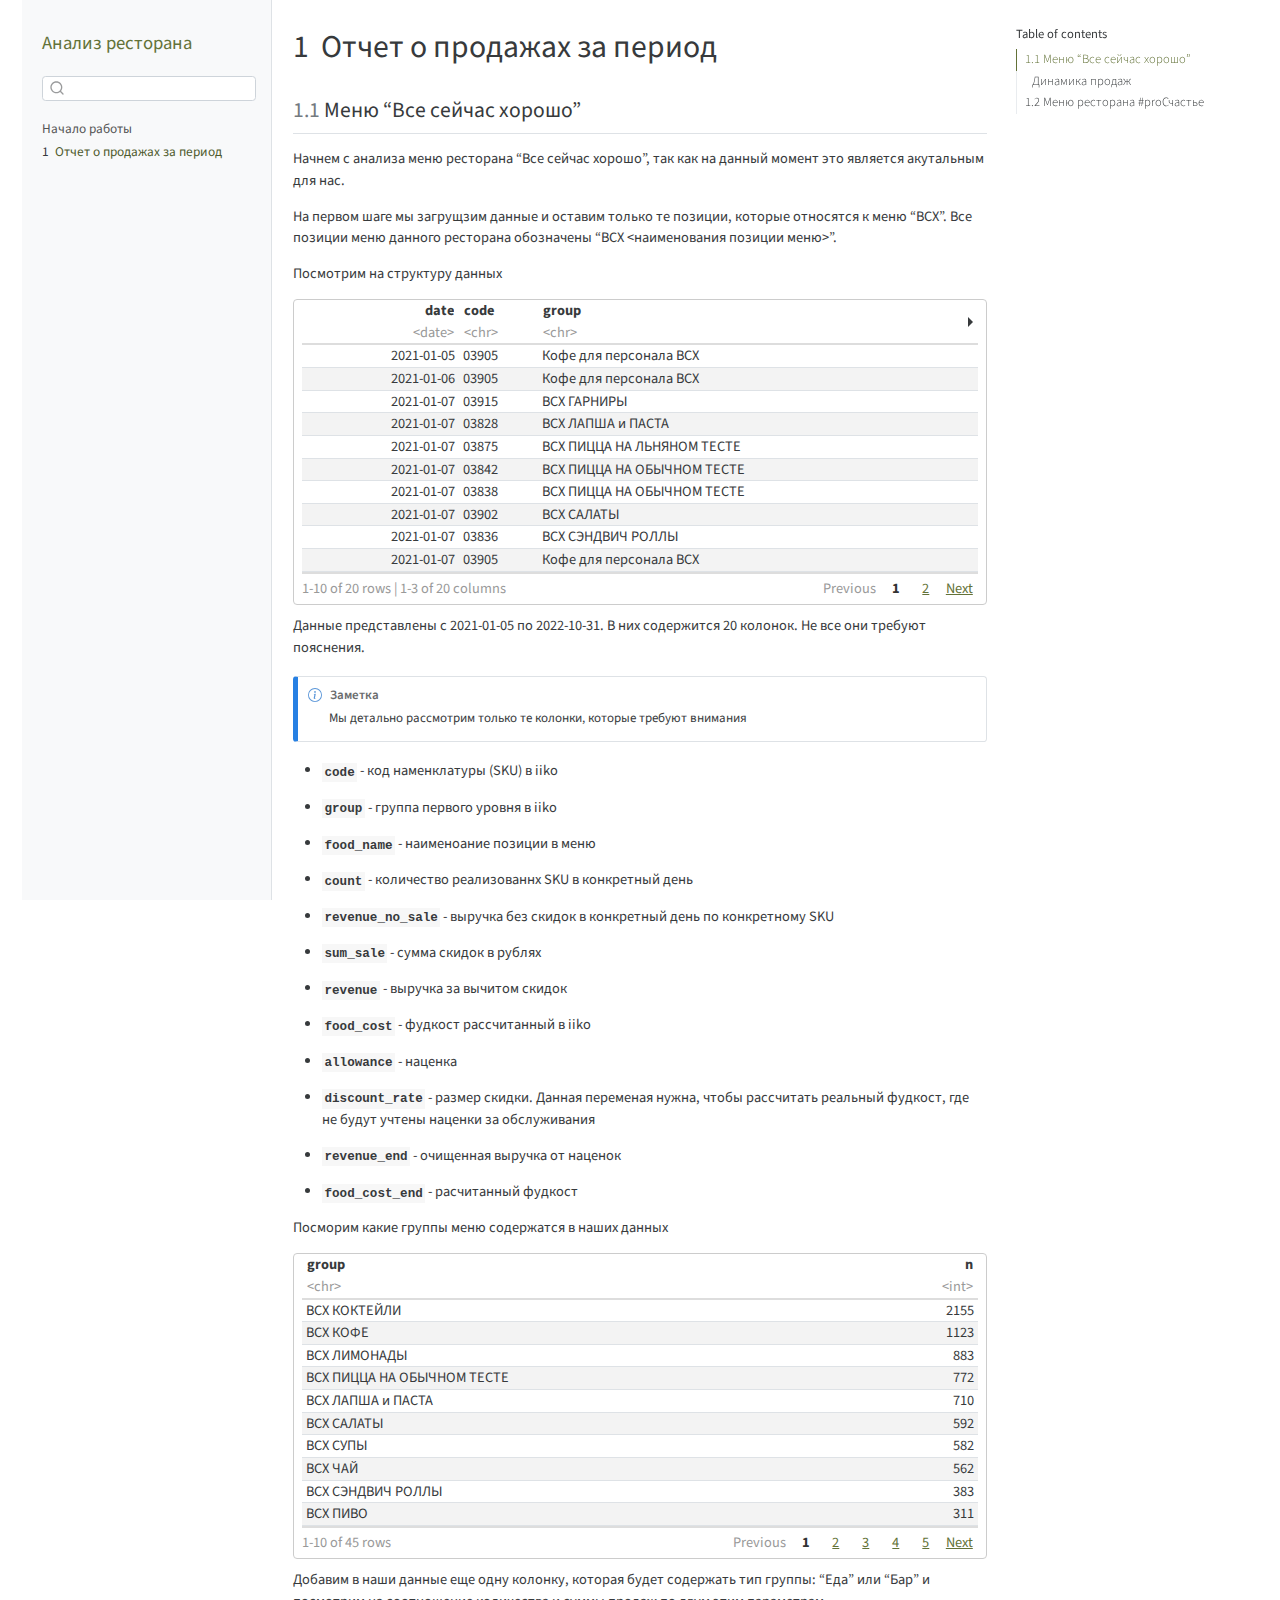
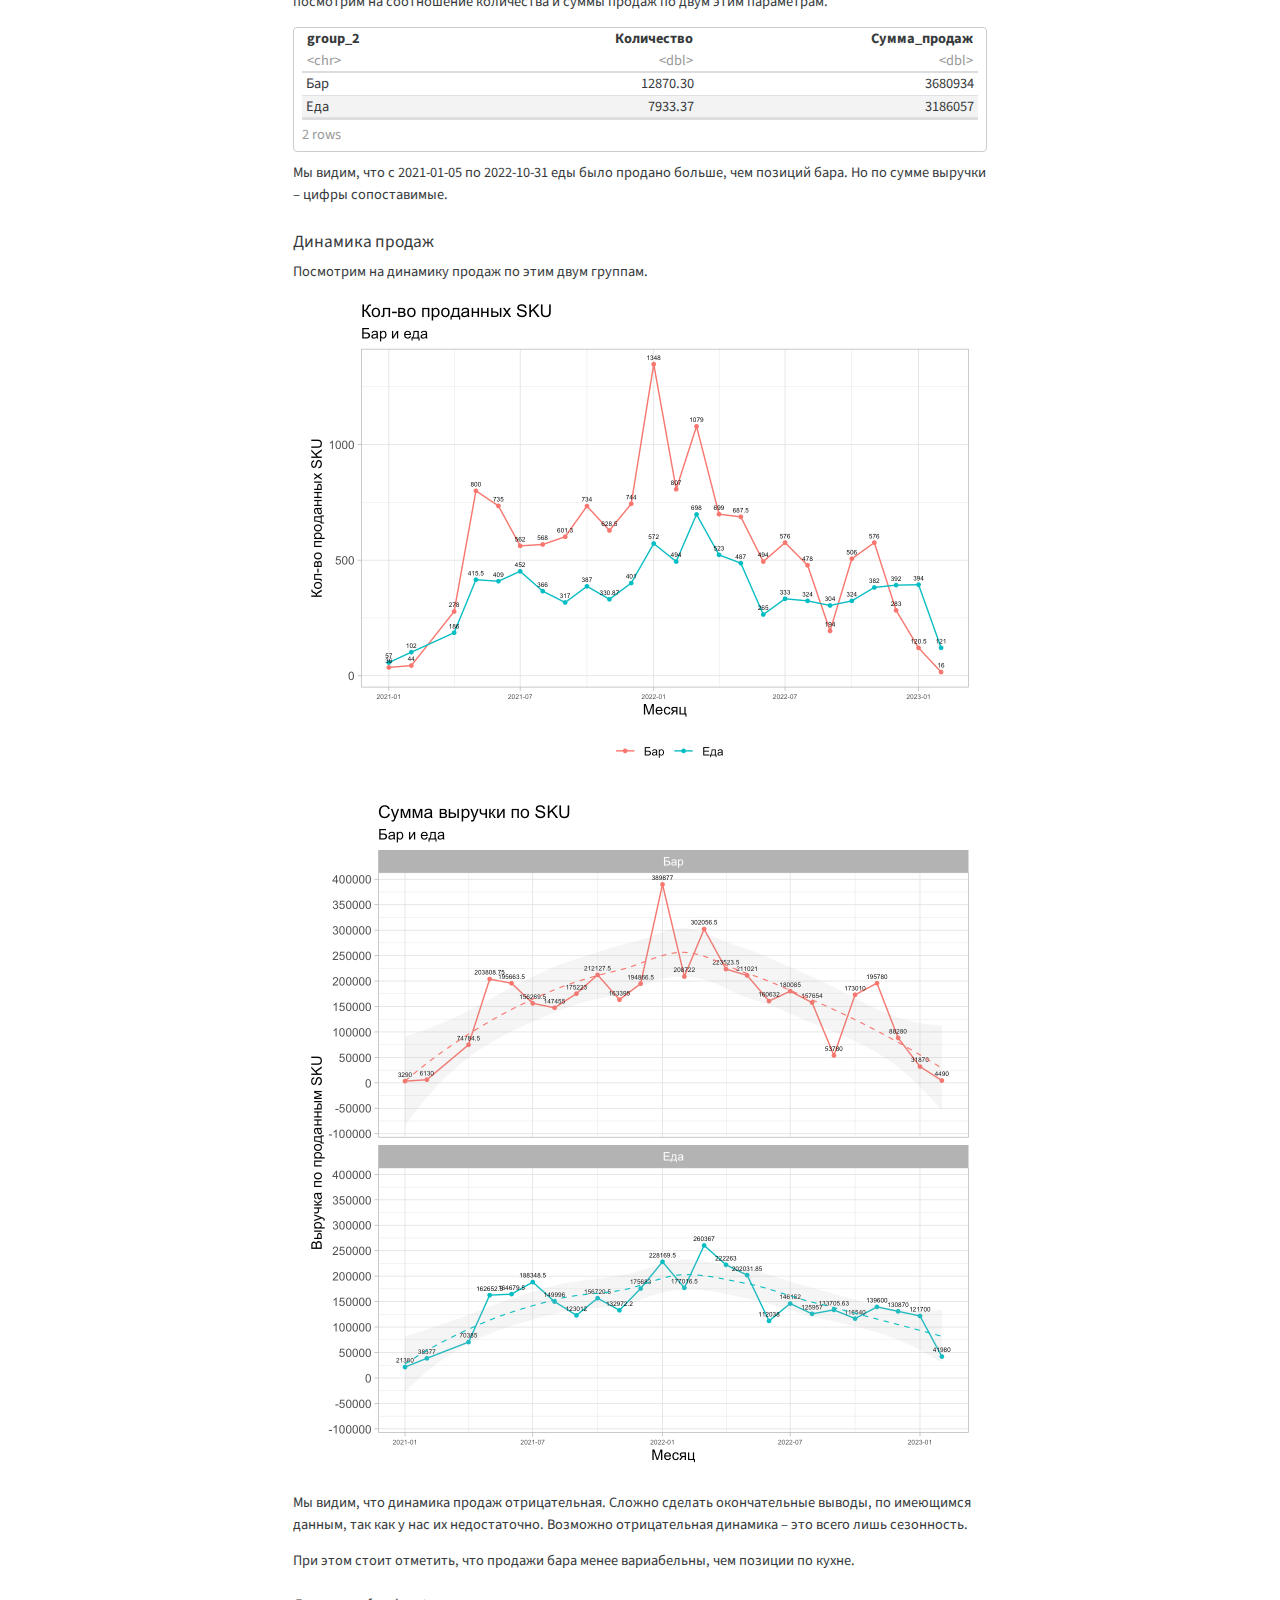
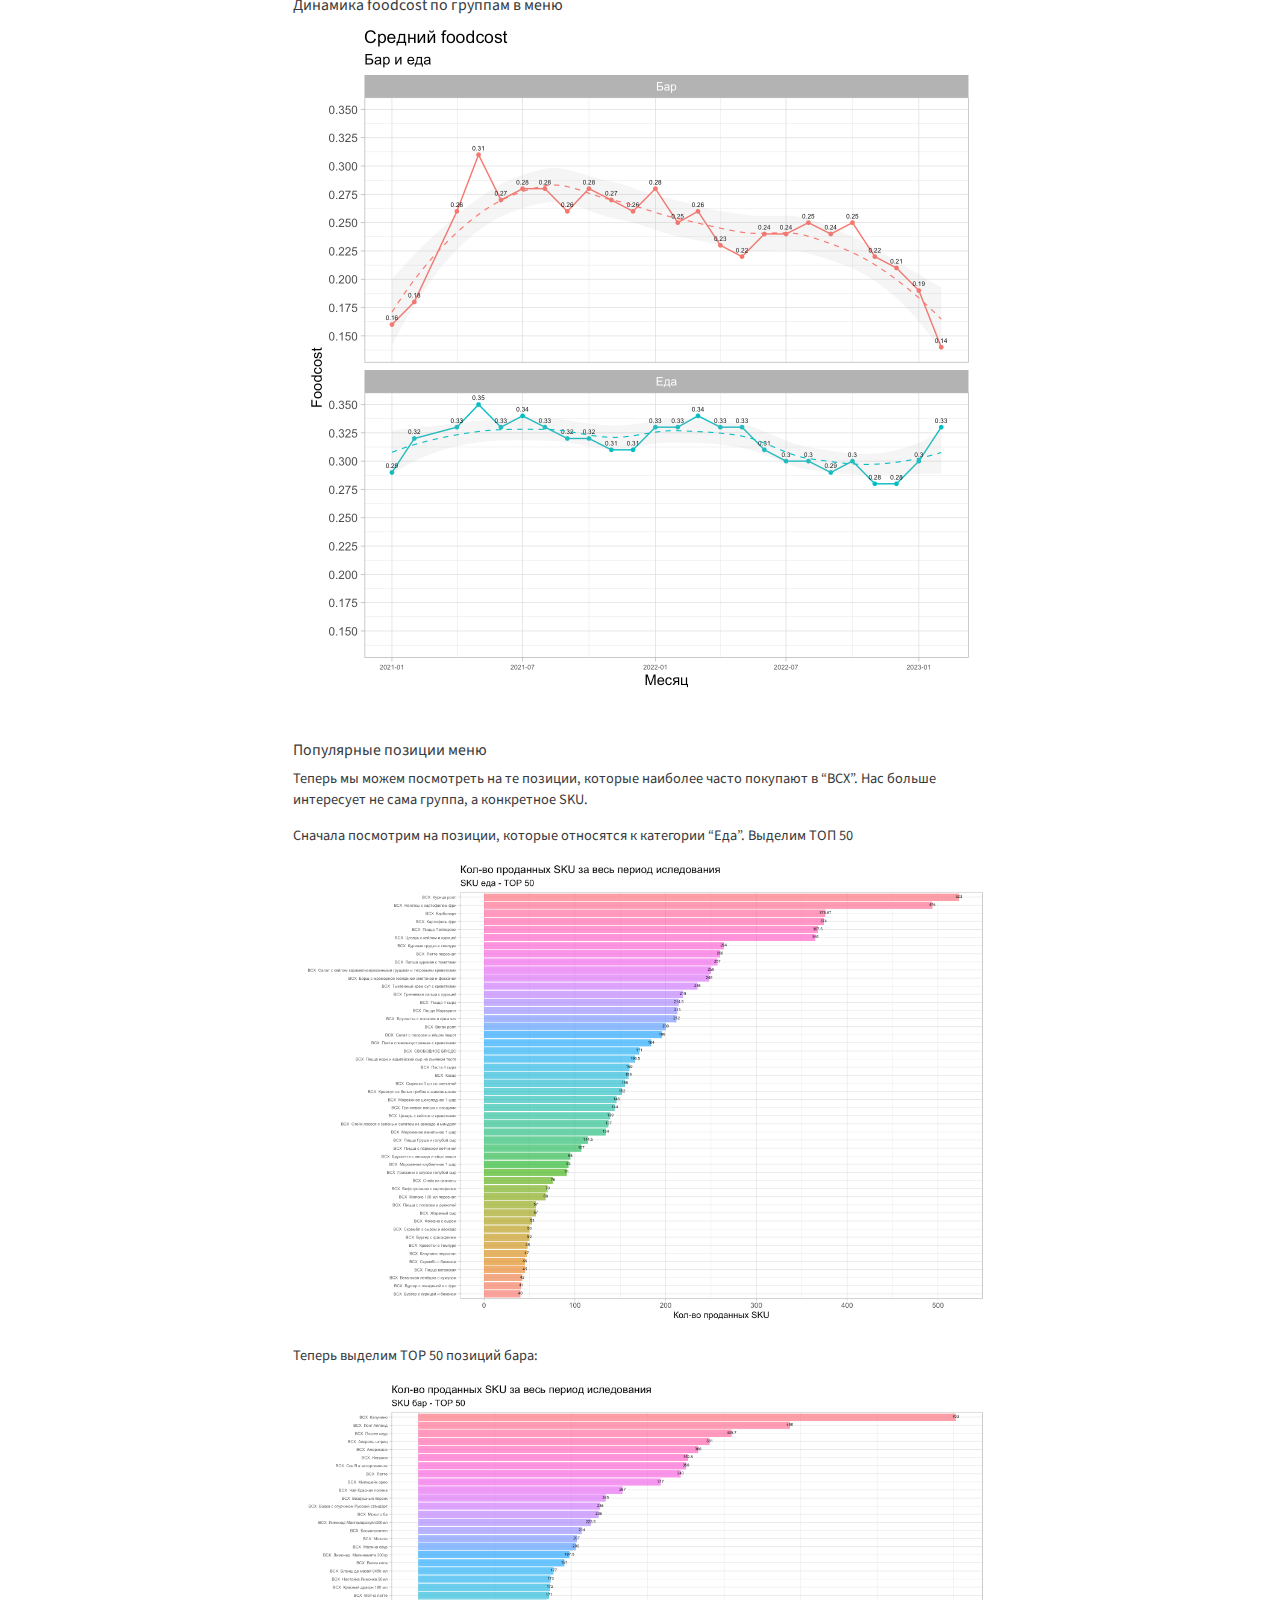
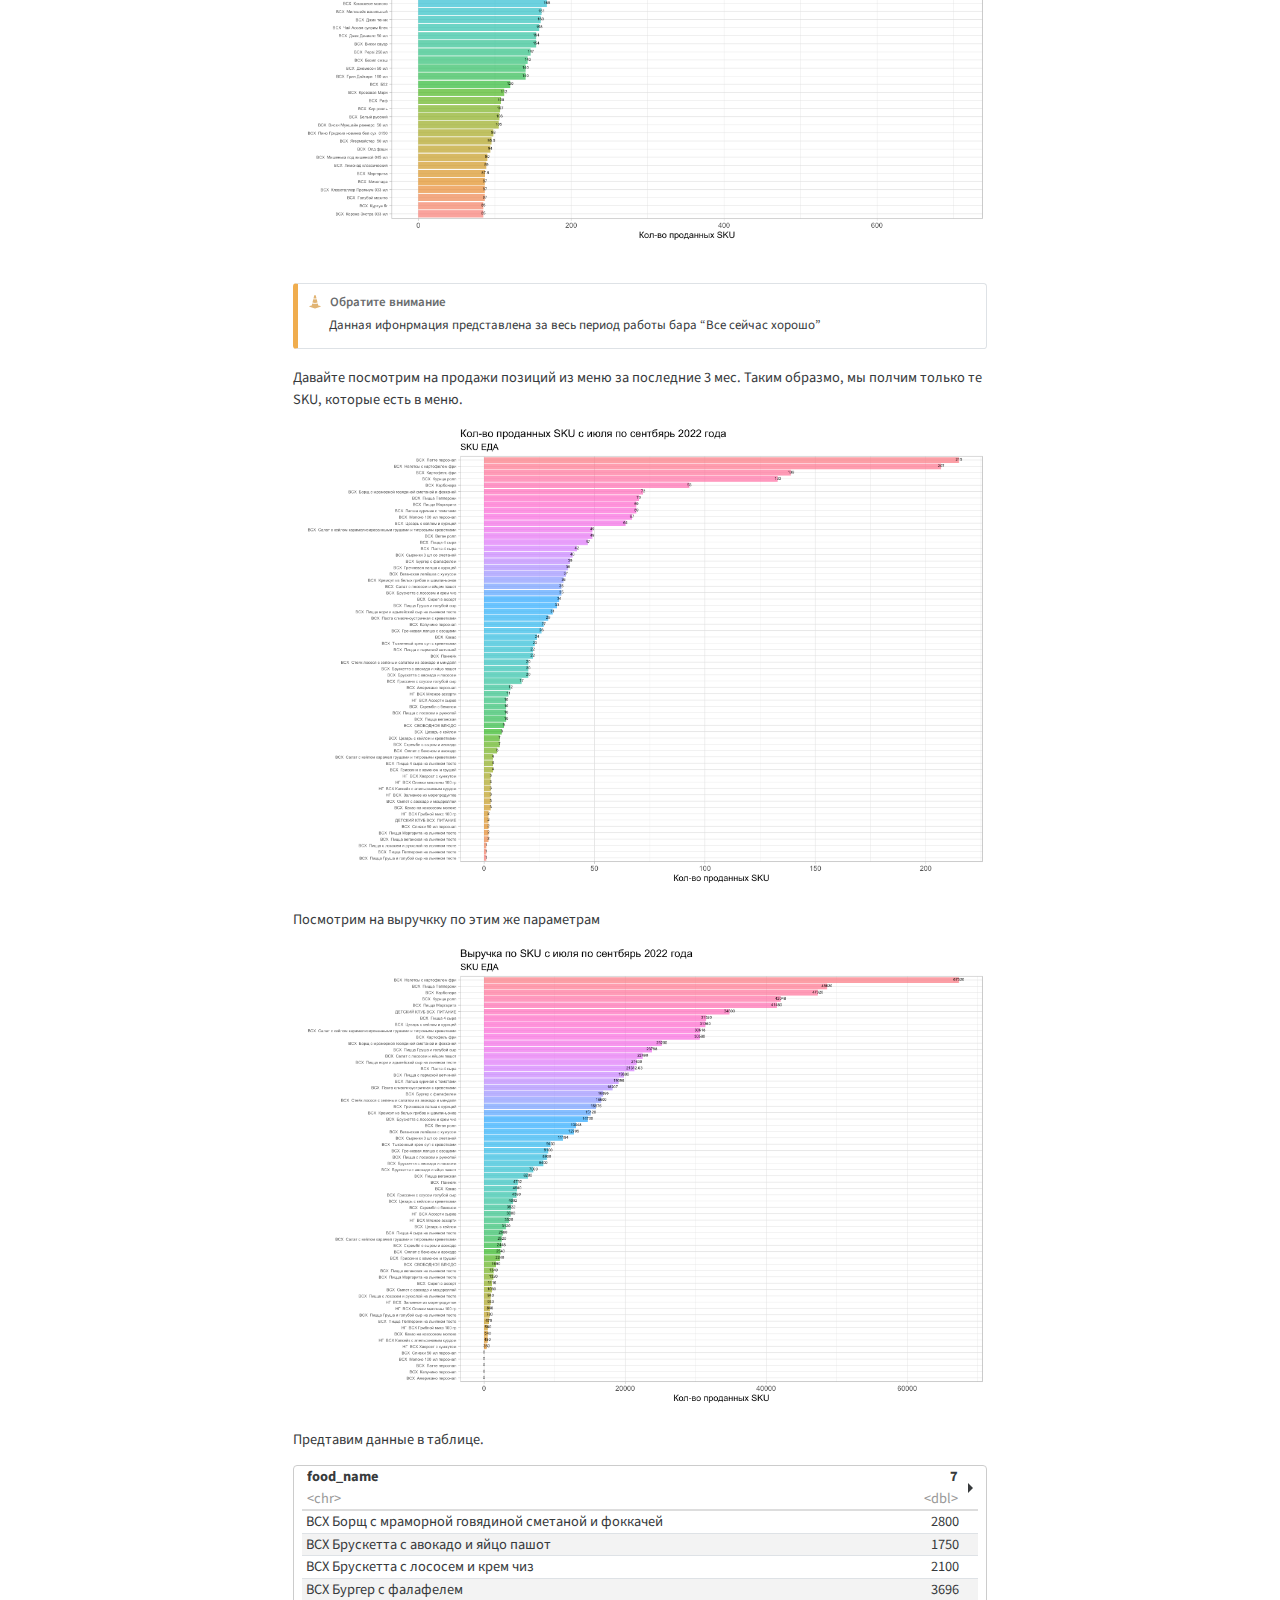
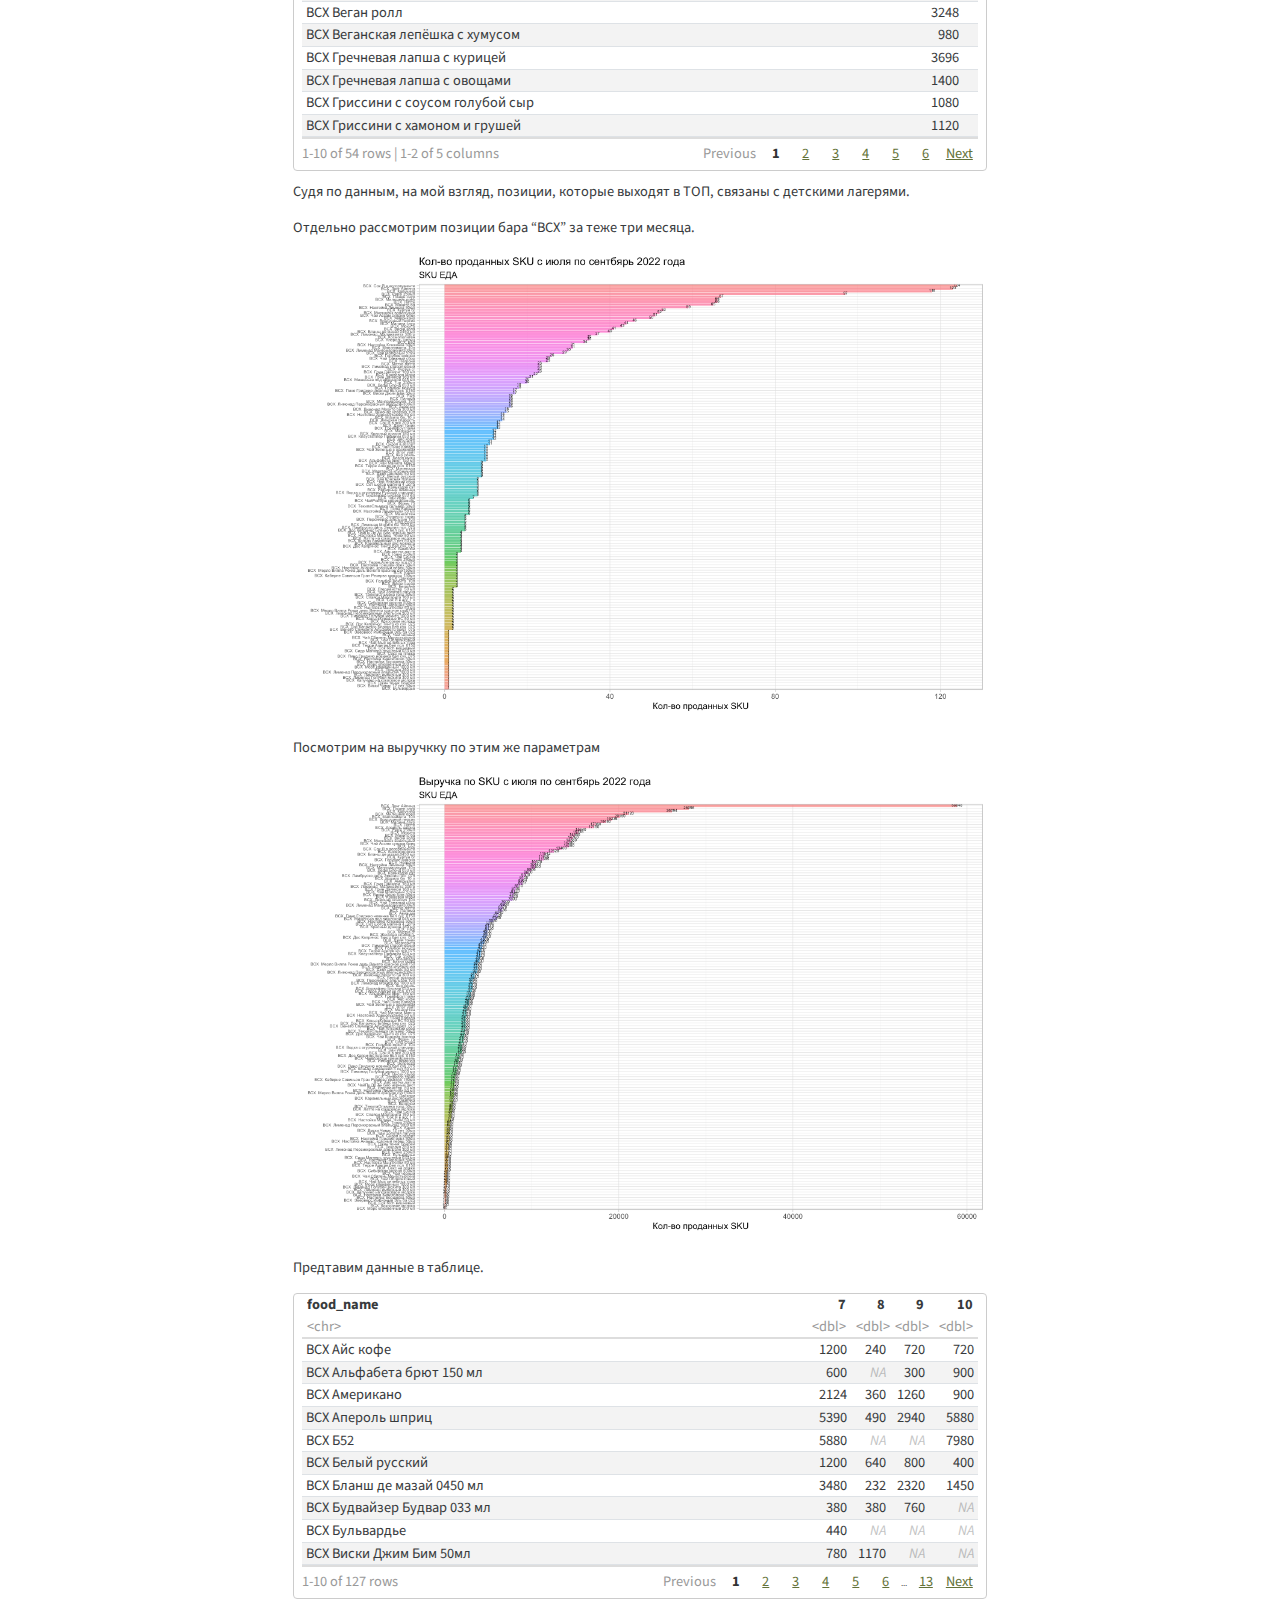
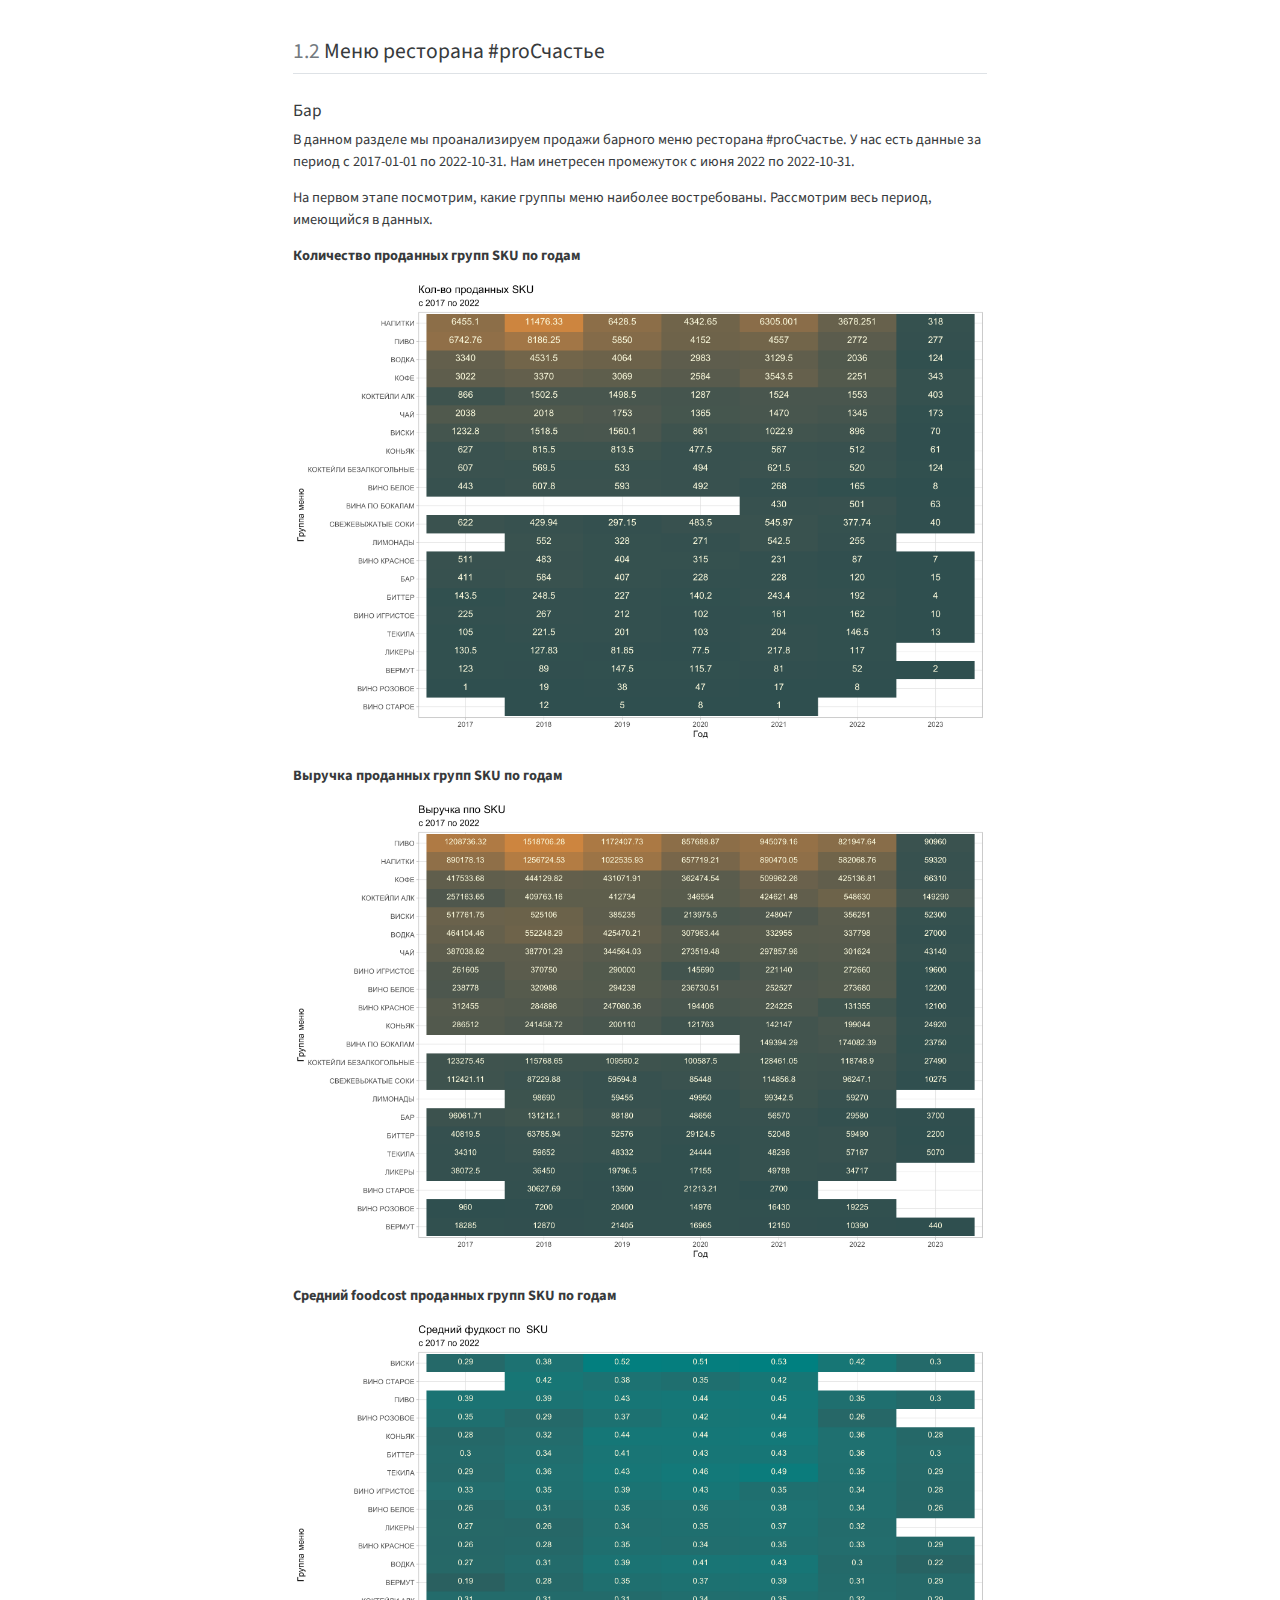
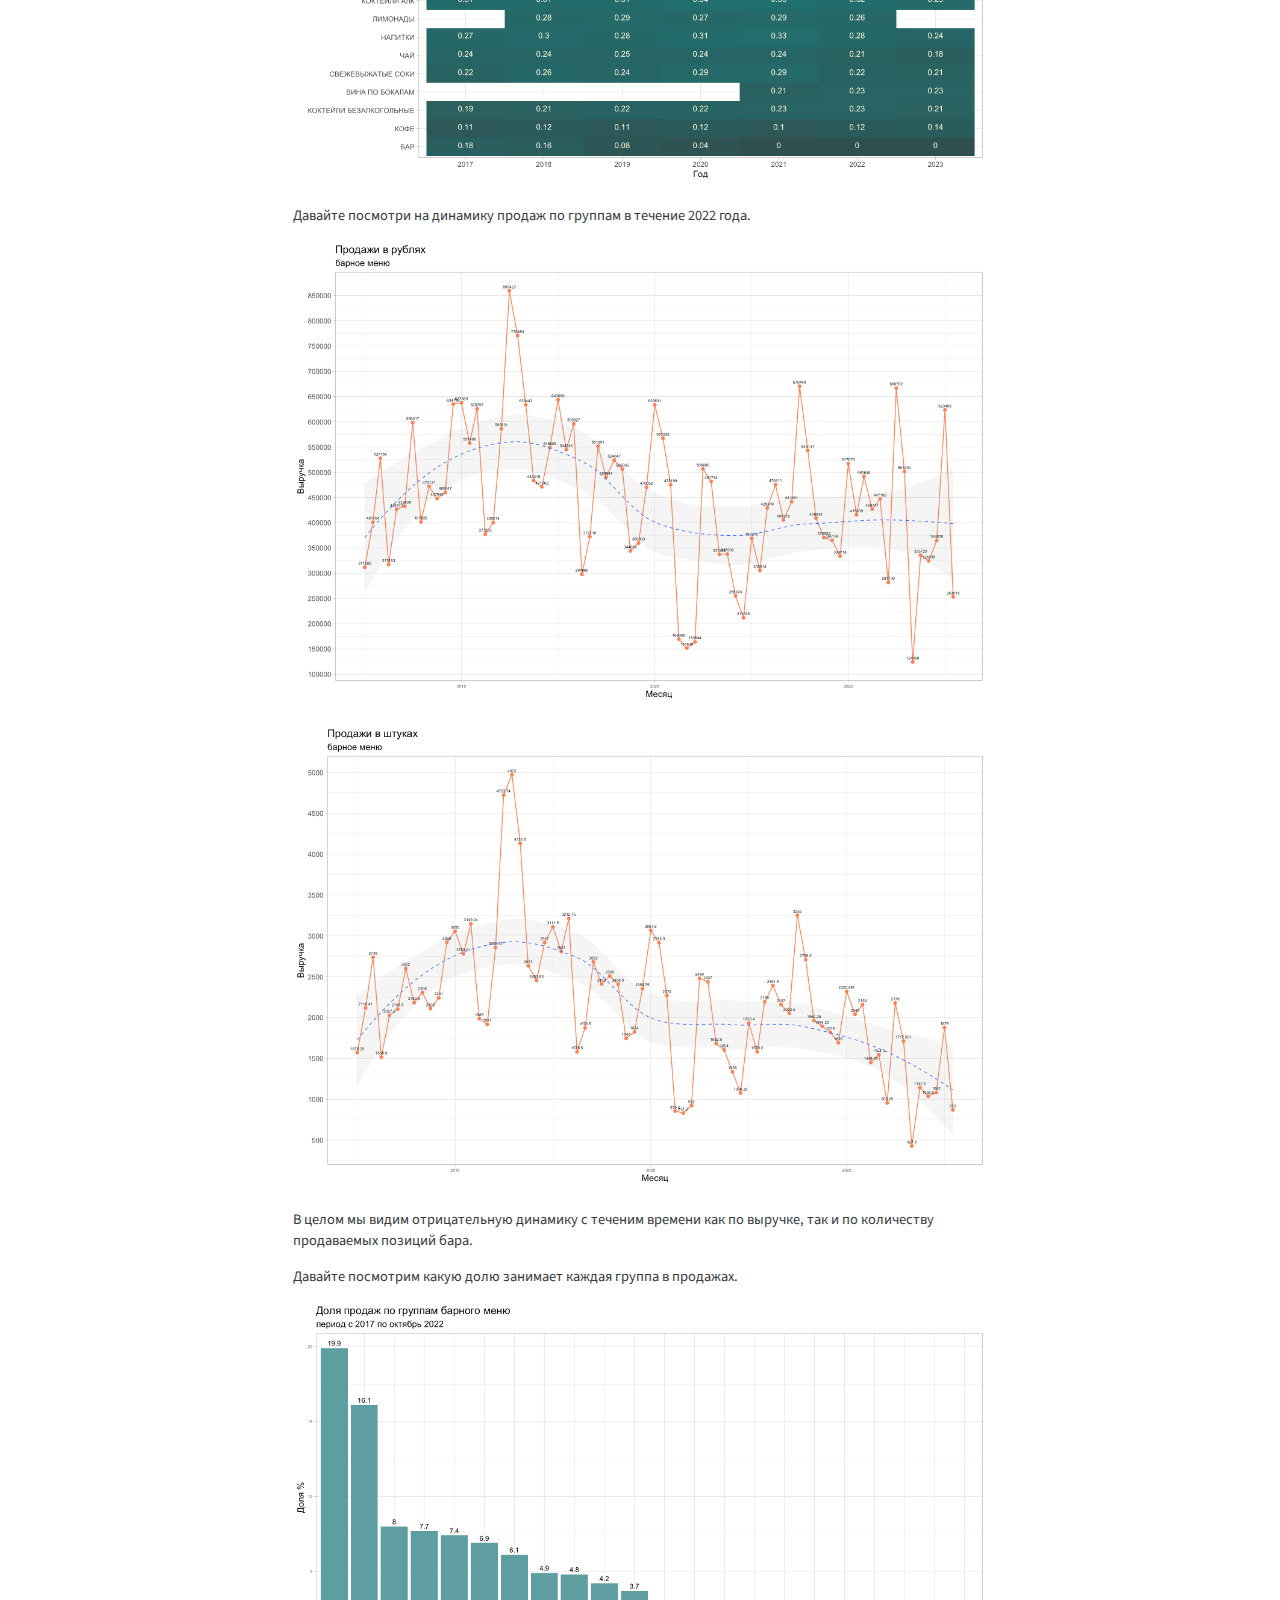
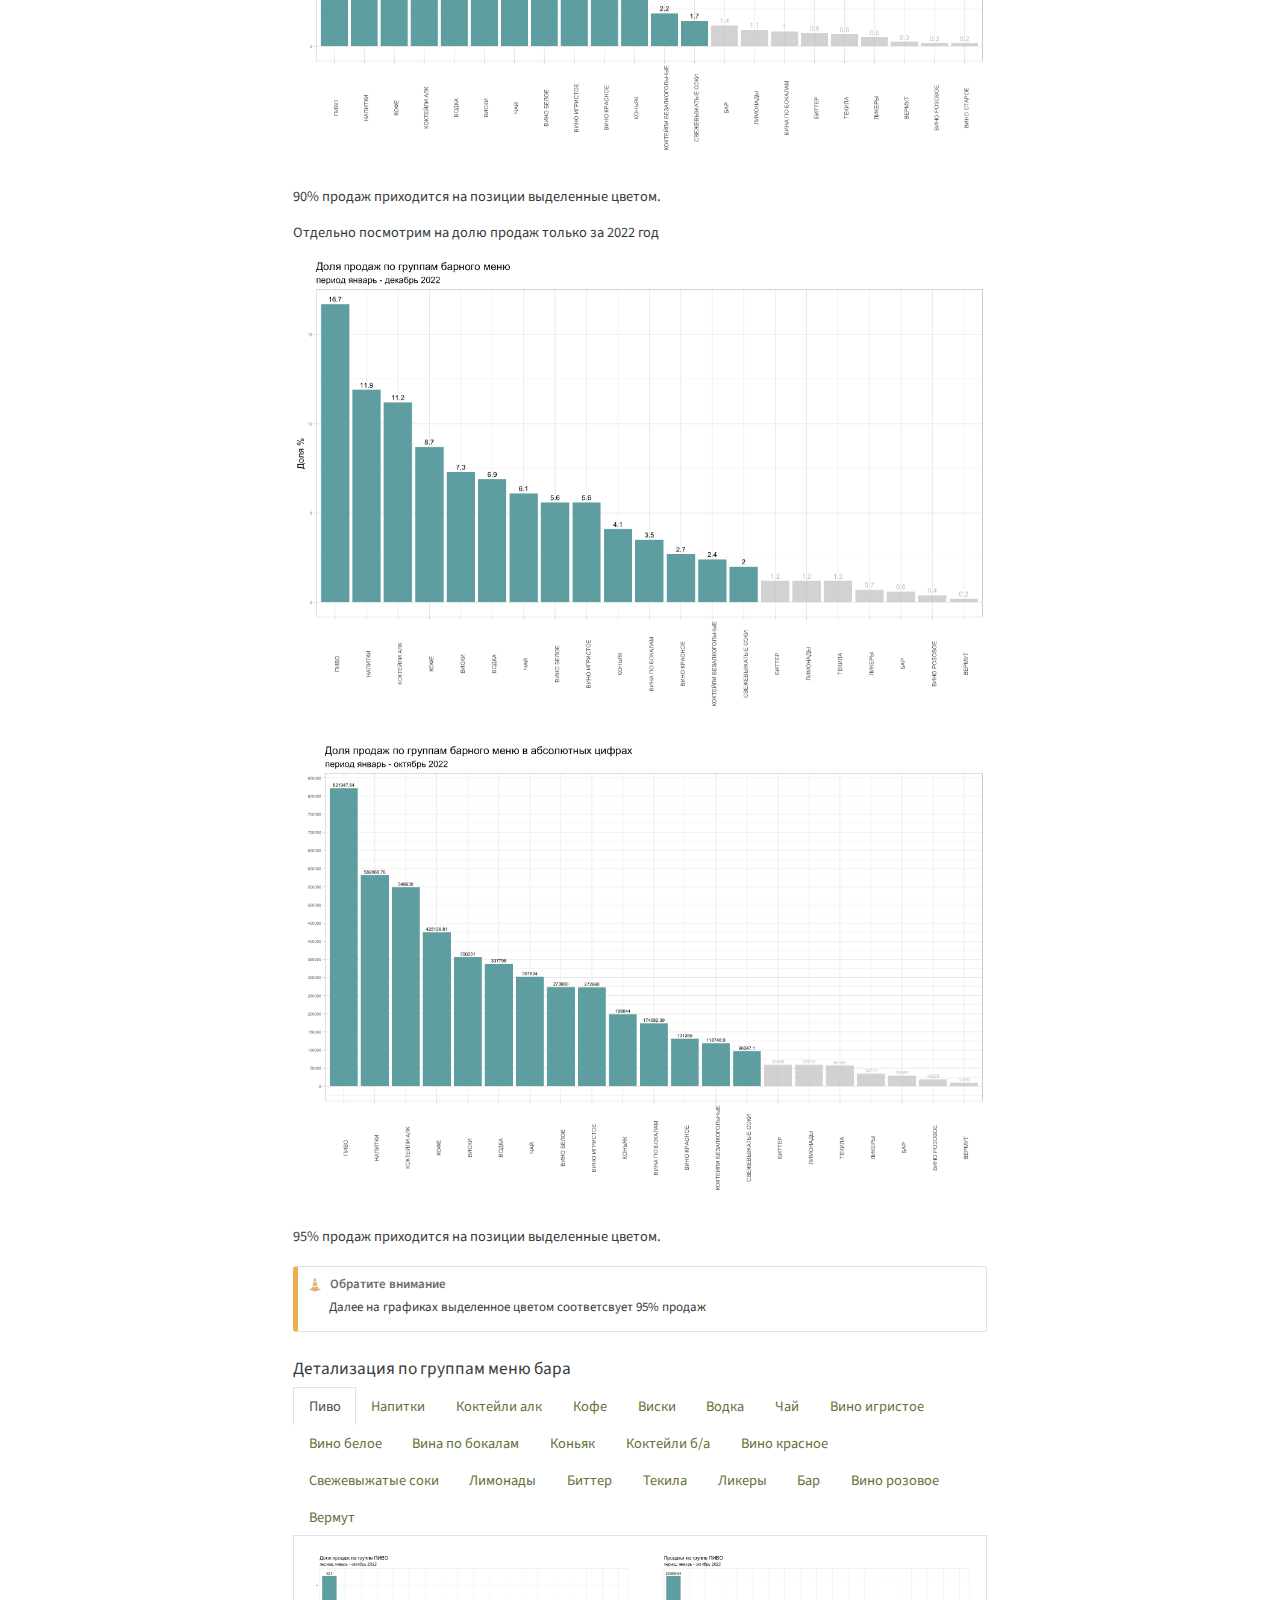
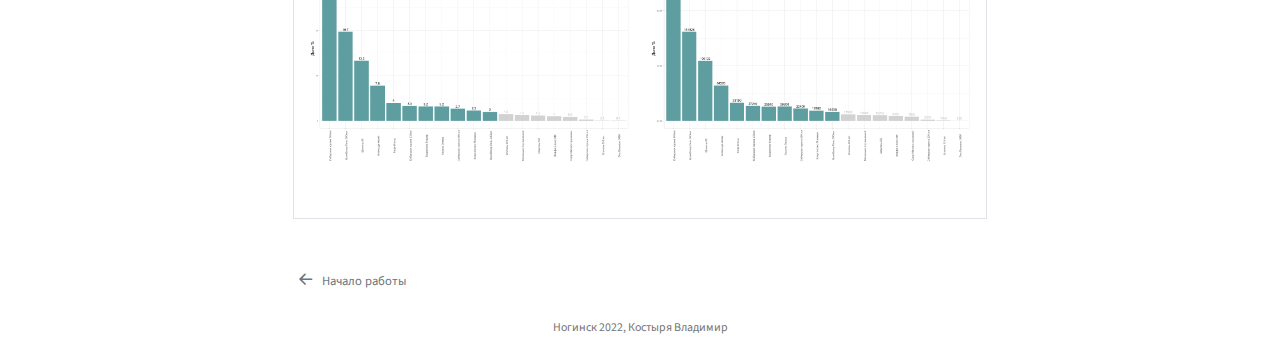
<file: docs/intro 7.html>
<!DOCTYPE html>
<html xmlns="http://www.w3.org/1999/xhtml" lang="en" xml:lang="en"><head>

<meta charset="utf-8">
<meta name="generator" content="quarto-1.1.179">

<meta name="viewport" content="width=device-width, initial-scale=1.0, user-scalable=yes">


<title>Анализ ресторана - 1&nbsp; Отчет о продажах за период</title>
<style>
code{white-space: pre-wrap;}
span.smallcaps{font-variant: small-caps;}
div.columns{display: flex; gap: min(4vw, 1.5em);}
div.column{flex: auto; overflow-x: auto;}
div.hanging-indent{margin-left: 1.5em; text-indent: -1.5em;}
ul.task-list{list-style: none;}
ul.task-list li input[type="checkbox"] {
  width: 0.8em;
  margin: 0 0.8em 0.2em -1.6em;
  vertical-align: middle;
}
</style>


<script src="site_libs/quarto-nav/quarto-nav.js"></script>
<script src="site_libs/quarto-nav/headroom.min.js"></script>
<script src="site_libs/clipboard/clipboard.min.js"></script>
<script src="site_libs/quarto-search/autocomplete.umd.js"></script>
<script src="site_libs/quarto-search/fuse.min.js"></script>
<script src="site_libs/quarto-search/quarto-search.js"></script>
<meta name="quarto:offset" content="./">
<link href="./index.html" rel="prev">
<script src="site_libs/quarto-html/quarto.js"></script>
<script src="site_libs/quarto-html/popper.min.js"></script>
<script src="site_libs/quarto-html/tippy.umd.min.js"></script>
<script src="site_libs/quarto-html/anchor.min.js"></script>
<link href="site_libs/quarto-html/tippy.css" rel="stylesheet">
<link href="site_libs/quarto-html/quarto-syntax-highlighting.css" rel="stylesheet" id="quarto-text-highlighting-styles">
<script src="site_libs/bootstrap/bootstrap.min.js"></script>
<link href="site_libs/bootstrap/bootstrap-icons.css" rel="stylesheet">
<link href="site_libs/bootstrap/bootstrap.min.css" rel="stylesheet" id="quarto-bootstrap" data-mode="light">
<script id="quarto-search-options" type="application/json">{
  "location": "sidebar",
  "copy-button": false,
  "collapse-after": 3,
  "panel-placement": "start",
  "type": "textbox",
  "limit": 20,
  "language": {
    "search-no-results-text": "No results",
    "search-matching-documents-text": "matching documents",
    "search-copy-link-title": "Copy link to search",
    "search-hide-matches-text": "Hide additional matches",
    "search-more-match-text": "more match in this document",
    "search-more-matches-text": "more matches in this document",
    "search-clear-button-title": "Clear",
    "search-detached-cancel-button-title": "Cancel",
    "search-submit-button-title": "Submit"
  }
}</script>

<link href="site_libs/pagedtable-1.1/css/pagedtable.css" rel="stylesheet">
<script src="site_libs/pagedtable-1.1/js/pagedtable.js"></script>


</head>

<body class="nav-sidebar floating">

<div id="quarto-search-results"></div>
  <header id="quarto-header" class="headroom fixed-top">
  <nav class="quarto-secondary-nav" data-bs-toggle="collapse" data-bs-target="#quarto-sidebar" aria-controls="quarto-sidebar" aria-expanded="false" aria-label="Toggle sidebar navigation" onclick="if (window.quartoToggleHeadroom) { window.quartoToggleHeadroom(); }">
    <div class="container-fluid d-flex justify-content-between">
      <h1 class="quarto-secondary-nav-title"><span class="chapter-number">1</span>&nbsp; <span class="chapter-title">Отчет о продажах за период</span></h1>
      <button type="button" class="quarto-btn-toggle btn" aria-label="Show secondary navigation">
        <i class="bi bi-chevron-right"></i>
      </button>
    </div>
  </nav>
</header>
<!-- content -->
<div id="quarto-content" class="quarto-container page-columns page-rows-contents page-layout-article">
<!-- sidebar -->
  <nav id="quarto-sidebar" class="sidebar collapse sidebar-navigation floating overflow-auto">
    <div class="pt-lg-2 mt-2 text-left sidebar-header">
    <div class="sidebar-title mb-0 py-0">
      <a href="./">Анализ ресторана</a> 
    </div>
      </div>
      <div class="mt-2 flex-shrink-0 align-items-center">
        <div class="sidebar-search">
        <div id="quarto-search" class="" title="Search"></div>
        </div>
      </div>
    <div class="sidebar-menu-container"> 
    <ul class="list-unstyled mt-1">
        <li class="sidebar-item">
  <div class="sidebar-item-container"> 
  <a href="./index.html" class="sidebar-item-text sidebar-link">Начало работы</a>
  </div>
</li>
        <li class="sidebar-item">
  <div class="sidebar-item-container"> 
  <a href="./intro.html" class="sidebar-item-text sidebar-link active"><span class="chapter-number">1</span>&nbsp; <span class="chapter-title">Отчет о продажах за период</span></a>
  </div>
</li>
    </ul>
    </div>
</nav>
<!-- margin-sidebar -->
    <div id="quarto-margin-sidebar" class="sidebar margin-sidebar">
        <nav id="TOC" role="doc-toc" class="toc-active">
    <h2 id="toc-title">Table of contents</h2>
   
  <ul>
  <li><a href="#меню-все-сейчас-хорошо" id="toc-меню-все-сейчас-хорошо" class="nav-link active" data-scroll-target="#меню-все-сейчас-хорошо"><span class="toc-section-number">1.1</span>  Меню “Все сейчас хорошо”</a>
  <ul class="collapse">
  <li><a href="#динамика-продаж" id="toc-динамика-продаж" class="nav-link" data-scroll-target="#динамика-продаж">Динамика продаж</a></li>
  </ul></li>
  <li><a href="#меню-ресторана-proсчастье" id="toc-меню-ресторана-proсчастье" class="nav-link" data-scroll-target="#меню-ресторана-proсчастье"><span class="toc-section-number">1.2</span>  Меню ресторана #proСчастье</a>
  <ul class="collapse">
  <li><a href="#бар" id="toc-бар" class="nav-link" data-scroll-target="#бар">Бар</a></li>
  <li><a href="#детализация-по-группам-меню-бара" id="toc-детализация-по-группам-меню-бара" class="nav-link" data-scroll-target="#детализация-по-группам-меню-бара">Детализация по группам меню бара</a></li>
  </ul></li>
  </ul>
</nav>
    </div>
<!-- main -->
<main class="content" id="quarto-document-content">

<header id="title-block-header" class="quarto-title-block default">
<div class="quarto-title">
<h1 class="title d-none d-lg-block"><span class="chapter-number">1</span>&nbsp; <span class="chapter-title">Отчет о продажах за период</span></h1>
</div>



<div class="quarto-title-meta">

    
    
  </div>
  

</header>

<section id="меню-все-сейчас-хорошо" class="level2" data-number="1.1">
<h2 data-number="1.1" class="anchored" data-anchor-id="меню-все-сейчас-хорошо"><span class="header-section-number">1.1</span> Меню “Все сейчас хорошо”</h2>
<p>Начнем с анализа меню ресторана “Все сейчас хорошо”, так как на данный момент это является акутальным для нас.</p>
<p>На первом шаге мы загрущзим данные и оставим только те позиции, которые относятся к меню “ВСХ”. Все позиции меню данного ресторана обозначены “ВСХ &lt;наименования позиции меню&gt;”.</p>
<p>Посмотрим на структуру данных</p>
<div class="cell" data-layout-align="center">
<div class="cell-output-display">

<div data-pagedtable="false">
  <script data-pagedtable-source="" type="application/json">
{"columns":[{"label":["date"],"name":[1],"type":["date"],"align":["right"]},{"label":["code"],"name":[2],"type":["chr"],"align":["left"]},{"label":["group"],"name":[3],"type":["chr"],"align":["left"]},{"label":["food_name"],"name":[4],"type":["chr"],"align":["left"]},{"label":["count"],"name":[5],"type":["dbl"],"align":["right"]},{"label":["revenue_no_sale"],"name":[6],"type":["dbl"],"align":["right"]},{"label":["sum_sale"],"name":[7],"type":["dbl"],"align":["right"]},{"label":["revenue"],"name":[8],"type":["dbl"],"align":["right"]},{"label":["cost_one"],"name":[9],"type":["dbl"],"align":["right"]},{"label":["cost_rub"],"name":[10],"type":["dbl"],"align":["right"]},{"label":["food_cost"],"name":[11],"type":["dbl"],"align":["right"]},{"label":["allowance"],"name":[12],"type":["dbl"],"align":["right"]},{"label":["concept"],"name":[13],"type":["chr"],"align":["left"]},{"label":["year"],"name":[14],"type":["dbl"],"align":["right"]},{"label":["month"],"name":[15],"type":["dbl"],"align":["right"]},{"label":["day_number"],"name":[16],"type":["dbl"],"align":["right"]},{"label":["wday"],"name":[17],"type":["dbl"],"align":["right"]},{"label":["discount_rate"],"name":[18],"type":["dbl"],"align":["right"]},{"label":["revenue_end"],"name":[19],"type":["dbl"],"align":["right"]},{"label":["food_cost_end"],"name":[20],"type":["dbl"],"align":["right"]}],"data":[{"1":"2021-01-05","2":"03905","3":"Кофе для персонала ВСХ","4":"ВСХ  Американо персонал","5":"2","6":"0","7":"0","8":"0","9":"16.99","10":"33.97","11":"0.00","12":"-100.0","13":"Без концепции","14":"2021","15":"1","16":"5","17":"2","18":"NA","19":"0","20":"Inf"},{"1":"2021-01-06","2":"03905","3":"Кофе для персонала ВСХ","4":"ВСХ  Американо персонал","5":"2","6":"0","7":"0","8":"0","9":"16.99","10":"33.98","11":"0.00","12":"-100.0","13":"Без концепции","14":"2021","15":"1","16":"6","17":"3","18":"NA","19":"0","20":"Inf"},{"1":"2021-01-07","2":"03915","3":"ВСХ  ГАРНИРЫ","4":"ВСХ  Нагетсы с картофелем фри","5":"10","6":"3000","7":"3000","8":"0","9":"64.71","10":"647.13","11":"0.00","12":"-100.0","13":"Без концепции","14":"2021","15":"1","16":"7","17":"4","18":"Inf","19":"3000","20":"0.22"},{"1":"2021-01-07","2":"03828","3":"ВСХ  ЛАПША и ПАСТА","4":"ВСХ  Гречневая лапша с овощами","5":"6","6":"1860","7":"0","8":"1860","9":"66.08","10":"396.46","11":"0.21","12":"369.2","13":"Без концепции","14":"2021","15":"1","16":"7","17":"4","18":"1","19":"1860","20":"0.21"},{"1":"2021-01-07","2":"03875","3":"ВСХ  ПИЦЦА НА ЛЬНЯНОМ ТЕСТЕ","4":"ВСХ  Пицца веганская на льняном тесте","5":"2","6":"1200","7":"0","8":"1200","9":"115.27","10":"230.53","11":"0.19","12":"420.5","13":"Без концепции","14":"2021","15":"1","16":"7","17":"4","18":"1","19":"1200","20":"0.19"},{"1":"2021-01-07","2":"03842","3":"ВСХ  ПИЦЦА НА ОБЫЧНОМ ТЕСТЕ","4":"ВСХ  Пицца Пепперони","5":"2","6":"1200","7":"1200","8":"0","9":"204.78","10":"409.56","11":"0.00","12":"-100.0","13":"Без концепции","14":"2021","15":"1","16":"7","17":"4","18":"Inf","19":"1200","20":"0.34"},{"1":"2021-01-07","2":"03838","3":"ВСХ  ПИЦЦА НА ОБЫЧНОМ ТЕСТЕ","4":"ВСХ  Пицца Маргарита","5":"1","6":"550","7":"550","8":"0","9":"139.55","10":"139.55","11":"0.00","12":"-100.0","13":"Без концепции","14":"2021","15":"1","16":"7","17":"4","18":"Inf","19":"550","20":"0.25"},{"1":"2021-01-07","2":"03902","3":"ВСХ  САЛАТЫ","4":"ВСХ  Цезарь с кейлом","5":"4","6":"1360","7":"0","8":"1360","9":"143.99","10":"575.96","11":"0.42","12":"136.1","13":"Без концепции","14":"2021","15":"1","16":"7","17":"4","18":"1","19":"1360","20":"0.42"},{"1":"2021-01-07","2":"03836","3":"ВСХ  СЭНДВИЧ РОЛЛЫ","4":"ВСХ  Веган ролл","5":"1","6":"260","7":"0","8":"260","9":"62.66","10":"62.66","11":"0.24","12":"314.9","13":"Без концепции","14":"2021","15":"1","16":"7","17":"4","18":"1","19":"260","20":"0.24"},{"1":"2021-01-07","2":"03905","3":"Кофе для персонала ВСХ","4":"ВСХ  Американо персонал","5":"2","6":"0","7":"0","8":"0","9":"16.99","10":"33.97","11":"0.00","12":"-100.0","13":"Без концепции","14":"2021","15":"1","16":"7","17":"4","18":"NA","19":"0","20":"Inf"},{"1":"2021-01-09","2":"03915","3":"ВСХ  ГАРНИРЫ","4":"ВСХ  Нагетсы с картофелем фри","5":"7","6":"2100","7":"2100","8":"0","9":"65.34","10":"457.41","11":"0.00","12":"-100.0","13":"Без концепции","14":"2021","15":"1","16":"9","17":"6","18":"Inf","19":"2100","20":"0.22"},{"1":"2021-01-09","2":"03925","3":"ВСХ  КОФЕ","4":"ВСХ  Американо","5":"2","6":"240","7":"0","8":"240","9":"16.20","10":"32.40","11":"0.14","12":"640.7","13":"Без концепции","14":"2021","15":"1","16":"9","17":"6","18":"1","19":"240","20":"0.13"},{"1":"2021-01-09","2":"03926","3":"ВСХ  КОФЕ","4":"ВСХ  Капучино","5":"2","6":"400","7":"0","8":"400","9":"22.70","10":"45.39","11":"0.11","12":"781.3","13":"Без концепции","14":"2021","15":"1","16":"9","17":"6","18":"1","19":"400","20":"0.11"},{"1":"2021-01-09","2":"03927","3":"ВСХ  КОФЕ","4":"ВСХ  Латте","5":"1","6":"220","7":"0","8":"220","9":"25.95","10":"25.95","11":"0.12","12":"747.8","13":"Без концепции","14":"2021","15":"1","16":"9","17":"6","18":"1","19":"220","20":"0.12"},{"1":"2021-01-09","2":"03841","3":"ВСХ  ПИЦЦА НА ОБЫЧНОМ ТЕСТЕ","4":"ВСХ  Пицца 4 сыра","5":"1","6":"600","7":"600","8":"0","9":"307.38","10":"307.38","11":"0.00","12":"-100.0","13":"Без концепции","14":"2021","15":"1","16":"9","17":"6","18":"Inf","19":"600","20":"0.51"},{"1":"2021-01-09","2":"03838","3":"ВСХ  ПИЦЦА НА ОБЫЧНОМ ТЕСТЕ","4":"ВСХ  Пицца Маргарита","5":"2","6":"1100","7":"1100","8":"0","9":"139.40","10":"278.80","11":"0.00","12":"-100.0","13":"Без концепции","14":"2021","15":"1","16":"9","17":"6","18":"Inf","19":"1100","20":"0.25"},{"1":"2021-01-09","2":"03909","3":"Кофе для персонала ВСХ","4":"ВСХ  Капучино персонал","5":"1","6":"0","7":"0","8":"0","9":"25.13","10":"25.13","11":"0.00","12":"-100.0","13":"Без концепции","14":"2021","15":"1","16":"9","17":"6","18":"NA","19":"0","20":"Inf"},{"1":"2021-01-09","2":"03905","3":"Кофе для персонала ВСХ","4":"ВСХ  Американо персонал","5":"2","6":"0","7":"0","8":"0","9":"16.98","10":"33.95","11":"0.00","12":"-100.0","13":"Без концепции","14":"2021","15":"1","16":"9","17":"6","18":"NA","19":"0","20":"Inf"},{"1":"2021-01-10","2":"03905","3":"Кофе для персонала ВСХ","4":"ВСХ  Американо персонал","5":"6","6":"0","7":"0","8":"0","9":"16.97","10":"101.84","11":"0.00","12":"-100.0","13":"Без концепции","14":"2021","15":"1","16":"10","17":"7","18":"NA","19":"0","20":"Inf"},{"1":"2021-01-13","2":"03960","3":"ВСХ  ЗАВТРАКИ","4":"ВСХ  Омлет с моцареллой и авокадо","5":"1","6":"300","7":"0","8":"300","9":"0.00","10":"0.00","11":"0.00","12":"0.0","13":"Без концепции","14":"2021","15":"1","16":"13","17":"3","18":"1","19":"300","20":"0.00"}],"options":{"columns":{"min":{},"max":[10]},"rows":{"min":[10],"max":[10]},"pages":{}}}
  </script>
</div>
</div>
</div>
<p>Данные представлены с 2021-01-05 по 2022-10-31. В них содержится 20 колонок. Не все они требуют пояснения.</p>
<div class="callout-note callout callout-style-simple callout-captioned">
<div class="callout-header d-flex align-content-center">
<div class="callout-icon-container">
<i class="callout-icon"></i>
</div>
<div class="callout-caption-container flex-fill">
Заметка
</div>
</div>
<div class="callout-body-container callout-body">
<p>Мы детально рассмотрим только те колонки, которые требуют внимания</p>
</div>
</div>
<ul>
<li><p><strong><code>code</code></strong> - код наменклатуры (SKU) в iiko</p></li>
<li><p><strong><code>group</code></strong> - группа первого уровня в iiko</p></li>
<li><p><strong><code>food_name</code></strong> - наименоание позиции в меню</p></li>
<li><p><strong><code>count</code></strong> - количество реализованнх SKU в конкретный день</p></li>
<li><p><strong><code>revenue_no_sale</code></strong> - выручка без скидок в конкретный день по конкретному SKU</p></li>
<li><p><strong><code>sum_sale</code></strong> - сумма скидок в рублях</p></li>
<li><p><strong><code>revenue</code></strong> - выручка за вычитом скидок</p></li>
<li><p><strong><code>food_cost</code></strong> - фудкост рассчитанный в iiko</p></li>
<li><p><strong><code>allowance</code></strong> - наценка</p></li>
<li><p><strong><code>discount_rate</code></strong> - размер скидки. Данная переменая нужна, чтобы рассчитать реальный фудкост, где не будут учтены наценки за обслуживания</p></li>
<li><p><strong><code>revenue_end</code></strong> - очищенная выручка от наценок</p></li>
<li><p><strong><code>food_cost_end</code></strong> - расчитанный фудкост</p></li>
</ul>
<p>Посморим какие группы меню содержатся в наших данных</p>
<div class="cell" data-layout-align="center">
<div class="cell-output-display">

<div data-pagedtable="false">
  <script data-pagedtable-source="" type="application/json">
{"columns":[{"label":["group"],"name":[1],"type":["chr"],"align":["left"]},{"label":["n"],"name":[2],"type":["int"],"align":["right"]}],"data":[{"1":"ВСХ  КОКТЕЙЛИ","2":"2155"},{"1":"ВСХ  КОФЕ","2":"1123"},{"1":"ВСХ  ЛИМОНАДЫ","2":"883"},{"1":"ВСХ  ПИЦЦА НА ОБЫЧНОМ ТЕСТЕ","2":"772"},{"1":"ВСХ  ЛАПША и ПАСТА","2":"710"},{"1":"ВСХ  САЛАТЫ","2":"592"},{"1":"ВСХ  СУПЫ","2":"582"},{"1":"ВСХ  ЧАЙ","2":"562"},{"1":"ВСХ  СЭНДВИЧ РОЛЛЫ","2":"383"},{"1":"ВСХ  ПИВО","2":"311"},{"1":"ВСХ  ЗАКУСКИ","2":"306"},{"1":"ВСХ  НАСТОЙКИ","2":"302"},{"1":"ВСХ  СОК и ВОДА","2":"286"},{"1":"ДЕСЕРТЫ","2":"269"},{"1":"ВСХ  ГАРНИРЫ","2":"261"},{"1":"ВСХ  МИЛКШЕЙКИ","2":"251"},{"1":"ГОРЯЧИЕ ЗАКУСКИ","2":"229"},{"1":"ВСХ  ПИЦЦА НА ЛЬНЯНОМ ТЕСТЕ","2":"202"},{"1":"ВСХ  ЗАВТРАКИ","2":"196"},{"1":"ВСХ  АЛКОГОЛЬ","2":"185"},{"1":"ВСХ ВИНО по бокалам","2":"141"},{"1":"ГОРЯЧЕЕ","2":"115"},{"1":"Кофе для персонала ВСХ","2":"114"},{"1":"ВСХ  ДРУГИЕ ГОРЯЧИЕ","2":"106"},{"1":"ВСХ  ГОРЯЧЕЕ","2":"88"},{"1":"БУРГЕРЫ и СЭНДВИЧИ","2":"79"},{"1":"ВСЕ СЕЙЧАС ХОРОШО","2":"62"},{"1":"ВСХ  ВИНО бутылка","2":"51"},{"1":"ВСХ  БУРГЕРЫ и ХОТДОГИ","2":"41"},{"1":"ВСХ  ПЕРСОНАЛ","2":"30"},{"1":"ХОЛОДНЫЕ ЗАКУСКИ  АРХИВ","2":"22"},{"1":"ВСХ  ДЕСЕРТЫ","2":"21"},{"1":"ГАРНИРЫ","2":"21"},{"1":"ВИНО БЕЛОЕ","2":"18"},{"1":"САЛАТЫ","2":"17"},{"1":"ВСХ  ДОПЫ","2":"16"},{"1":"КОКТЕЙЛИ АЛК","2":"16"},{"1":"ВИНО КРАСНОЕ","2":"12"},{"1":"БАР","2":"7"},{"1":"ВИНО РОЗОВОЕ","2":"4"},{"1":"СУПЫ","2":"4"},{"1":"КОФЕ","2":"2"},{"1":"8 КОМПЛЕКСНЫЕ ОБЕДЫ","2":"1"},{"1":"ВСХ  ВИНО","2":"1"},{"1":"ПИЦЦА и ХАЧАПУРИ","2":"1"}],"options":{"columns":{"min":{},"max":[10]},"rows":{"min":[10],"max":[10]},"pages":{}}}
  </script>
</div>
</div>
</div>
<p>Добавим в наши данные еще одну колонку, которая будет содержать тип группы: “Еда” или “Бар” и посмотрим на соотношение количества и суммы продаж по двум этим параметрам.</p>
<div class="cell" data-layout-align="center">
<div class="cell-output-display">

<div data-pagedtable="false">
  <script data-pagedtable-source="" type="application/json">
{"columns":[{"label":["group_2"],"name":[1],"type":["chr"],"align":["left"]},{"label":["Количество"],"name":[2],"type":["dbl"],"align":["right"]},{"label":["Сумма_продаж"],"name":[3],"type":["dbl"],"align":["right"]}],"data":[{"1":"Бар","2":"12870.30","3":"3680934"},{"1":"Еда","2":"7933.37","3":"3186057"}],"options":{"columns":{"min":{},"max":[10]},"rows":{"min":[10],"max":[10]},"pages":{}}}
  </script>
</div>
</div>
</div>
<p>Мы видим, что с 2021-01-05 по 2022-10-31 еды было продано больше, чем позиций бара. Но по сумме выручки – цифры сопоставимые.</p>
<section id="динамика-продаж" class="level3 unnumbered">
<h3 class="unnumbered anchored" data-anchor-id="динамика-продаж">Динамика продаж</h3>
<p>Посмотрим на динамику продаж по этим двум группам.</p>
<div class="cell" data-layout-align="center">
<div class="cell-output-display">
<div class="quarto-figure quarto-figure-center">
<figure class="figure">
<p><img src="intro_files/figure-html/unnamed-chunk-6-1.png" class="img-fluid figure-img" width="672"></p>
</figure>
</div>
</div>
</div>
<div class="cell" data-layout-align="center">
<div class="cell-output-display">
<div class="quarto-figure quarto-figure-center">
<figure class="figure">
<p><img src="intro_files/figure-html/unnamed-chunk-7-1.png" class="img-fluid figure-img" width="672"></p>
</figure>
</div>
</div>
</div>
<p>Мы видим, что динамика продаж отрицательная. Сложно сделать окончательные выводы, по имеющимся данным, так как у нас их недостаточно. Возможно отрицательная динамика – это всего лишь сезонность.</p>
<p>При этом стоит отметить, что продажи бара менее вариабельны, чем позиции по кухне.</p>
<section id="динамика-foodcost-по-группам-в-меню" class="level4 unnumbered">
<h4 class="unnumbered anchored" data-anchor-id="динамика-foodcost-по-группам-в-меню">Динамика foodcost по группам в меню</h4>
<div class="cell" data-layout-align="center">
<div class="cell-output-display">
<div class="quarto-figure quarto-figure-center">
<figure class="figure">
<p><img src="intro_files/figure-html/unnamed-chunk-8-1.png" class="img-fluid figure-img" width="672"></p>
</figure>
</div>
</div>
</div>
</section>
<section id="популярные-позиции-меню" class="level4 unnumbered">
<h4 class="unnumbered anchored" data-anchor-id="популярные-позиции-меню">Популярные позиции меню</h4>
<p>Теперь мы можем посмотреть на те позиции, которые наиболее часто покупают в “ВСХ”. Нас больше интересует не сама группа, а конкретное SKU.</p>
<p>Сначала посмотрим на позиции, которые относятся к категории “Еда”. Выделим ТОП 50</p>
<div class="cell" data-layout-align="center">
<div class="cell-output-display">
<div class="quarto-figure quarto-figure-center">
<figure class="figure">
<p><img src="intro_files/figure-html/unnamed-chunk-9-1.png" class="img-fluid figure-img" width="1152"></p>
</figure>
</div>
</div>
</div>
<p>Теперь выделим TOP 50 позиций бара:</p>
<div class="cell" data-layout-align="center">
<div class="cell-output-display">
<div class="quarto-figure quarto-figure-center">
<figure class="figure">
<p><img src="intro_files/figure-html/unnamed-chunk-10-1.png" class="img-fluid figure-img" width="1152"></p>
</figure>
</div>
</div>
</div>
<div class="callout-caution callout callout-style-simple callout-captioned">
<div class="callout-header d-flex align-content-center">
<div class="callout-icon-container">
<i class="callout-icon"></i>
</div>
<div class="callout-caption-container flex-fill">
Обратите внимание
</div>
</div>
<div class="callout-body-container callout-body">
<p>Данная ифонрмация представлена за весь период работы бара “Все сейчас хорошо”</p>
</div>
</div>
<p>Давайте посмотрим на продажи позиций из меню за последние 3 мес. Таким образмо, мы полчим только те SKU, которые есть в меню.</p>
<div class="cell" data-layout-align="center">
<div class="cell-output-display">
<div class="quarto-figure quarto-figure-center">
<figure class="figure">
<p><img src="intro_files/figure-html/unnamed-chunk-11-1.png" class="img-fluid figure-img" width="1152"></p>
</figure>
</div>
</div>
</div>
<p>Посмотрим на выручкку по этим же параметрам</p>
<div class="cell" data-layout-align="center">
<div class="cell-output-display">
<div class="quarto-figure quarto-figure-center">
<figure class="figure">
<p><img src="intro_files/figure-html/unnamed-chunk-12-1.png" class="img-fluid figure-img" width="1152"></p>
</figure>
</div>
</div>
</div>
<p>Предтавим данные в таблице.</p>
<div class="cell" data-layout-align="center">
<div class="cell-output-display">

<div data-pagedtable="false">
  <script data-pagedtable-source="" type="application/json">
{"columns":[{"label":["food_name"],"name":[1],"type":["chr"],"align":["left"]},{"label":["7"],"name":[2],"type":["dbl"],"align":["right"]},{"label":["8"],"name":[3],"type":["dbl"],"align":["right"]},{"label":["9"],"name":[4],"type":["dbl"],"align":["right"]},{"label":["10"],"name":[5],"type":["dbl"],"align":["right"]}],"data":[{"1":"ВСХ  Борщ с мраморной говядиной сметаной и фоккачей","2":"2800","3":"3850.00","4":"1750","5":"6650"},{"1":"ВСХ  Брускетта с авокадо и яйцо пашот","2":"1750","3":"1400.00","4":"350","5":"1400"},{"1":"ВСХ  Брускетта с лососем и крем чиз","2":"2100","3":"9240.00","4":"3360","5":"NA"},{"1":"ВСХ  Бургер с фалафелем","2":"3696","3":"2200.00","4":"2640","5":"4400"},{"1":"ВСХ  Веган ролл","2":"3248","3":"2520.00","4":"1680","5":"1680"},{"1":"ВСХ  Веганская лепёшка с хумусом","2":"980","3":"2275.00","4":"1400","5":"2800"},{"1":"ВСХ  Гречневая лапша с курицей","2":"3696","3":"2520.00","4":"1260","5":"2100"},{"1":"ВСХ  Гречневая лапша с овощами","2":"1400","3":"2450.00","4":"350","5":"1750"},{"1":"ВСХ  Гриссини с соусом голубой сыр","2":"1080","3":"540.00","4":"1350","5":"1350"},{"1":"ВСХ  Гриссини с хамоном и грушей","2":"1120","3":"NA","4":"560","5":"NA"},{"1":"ВСХ  Какао","2":"800","3":"680.00","4":"800","5":"800"},{"1":"ВСХ  Карбонара","2":"8528","3":"7072.00","4":"5720","5":"6240"},{"1":"ВСХ  Картофель фри","2":"10340","3":"5280.00","4":"3740","5":"4400"},{"1":"ВСХ  Кремсуп из белых грибов и шампиньонов","2":"4200","3":"2940.00","4":"840","5":"3360"},{"1":"ВСХ  Курица ролл","2":"6784","3":"7744.00","4":"4160","5":"4480"},{"1":"ВСХ  Лапша куриная с томатами","2":"4144","3":"3472.00","4":"3080","5":"2240"},{"1":"ВСХ  Нагетсы с картофелем фри","2":"15972","3":"13398.00","4":"12210","5":"11220"},{"1":"ВСХ  Панкейк","2":"1496","3":"1496.00","4":"880","5":"NA"},{"1":"ВСХ  Паста 4 сыра","2":"3570","3":"2952.63","4":"2550","5":"3570"},{"1":"ВСХ  Паста сливочноустричная с креветками","2":"4347","3":"630.00","4":"4410","5":"2520"},{"1":"ВСХ  Пицца 4 сыра","2":"5580","3":"7310.00","4":"8280","5":"2760"},{"1":"ВСХ  Пицца 4 сыра на льняном тесте","2":"1340","3":"NA","4":"670","5":"NA"},{"1":"ВСХ  Пицца веганская","2":"1240","3":"1240.00","4":"2480","5":"NA"},{"1":"ВСХ  Пицца веганская на льняном тесте","2":"670","3":"NA","4":"NA","5":"NA"},{"1":"ВСХ  Пицца Груша и голубой сыр","2":"4964","3":"7154.00","4":"2920","5":"4380"},{"1":"ВСХ  Пицца Маргарита","2":"10492","3":"8418.00","4":"8540","5":"6100"},{"1":"ВСХ  Пицца нори и адыгейский сыр на льняном тесте","2":"4130","3":"2800.00","4":"3500","5":"4200"},{"1":"ВСХ  Пицца Пепперони","2":"4340","3":"11620.00","4":"8520","5":"8520"},{"1":"ВСХ  Пицца с лососем и рукколой","2":"2670","3":"890.00","4":"NA","5":"2670"},{"1":"ВСХ  Пицца с пармской ветчиной","2":"2700","3":"4500.00","4":"6300","5":"1800"},{"1":"ВСХ  Салат с кейлом карамелизированными грушами и тигровыми креветками","2":"13104","3":"4284.00","4":"1260","5":"6930"},{"1":"ВСХ  Салат с лососем и яйцом пашот","2":"8320","3":"5070.00","4":"NA","5":"4550"},{"1":"ВСХ  Сироп в ассорт","2":"204","3":"132.00","4":"300","5":"330"},{"1":"ВСХ  Скрембл с беконом","2":"1872","3":"780.00","4":"1170","5":"NA"},{"1":"ВСХ  Стейк лосося с зеленым салатом из авокадо и миндаля","2":"1660","3":"2490.00","4":"2490","5":"NA"},{"1":"ВСХ  Сырники 3 шт со сметаной","2":"2320","3":"2784.00","4":"1740","5":"870"},{"1":"ВСХ  Тыквенный крем суп с креветками","2":"820","3":"NA","4":"1640","5":"410"},{"1":"ВСХ  Цезарь с кейлом и курицей","2":"6370","3":"6860.00","4":"1960","5":"7840"},{"1":"ВСХ  Пицца Груша и голубой сыр на льняном тесте","2":"NA","3":"780.00","4":"NA","5":"NA"},{"1":"ВСХ  Скрембл с сыром и авокадо","2":"NA","3":"1728.00","4":"720","5":"NA"},{"1":"ВСХ  Цезарь с кейлом и креветками","2":"NA","3":"1612.00","4":"NA","5":"2480"},{"1":"ВСХ  Пицца Пепперони на льняном тесте","2":"NA","3":"NA","4":"670","5":"NA"},{"1":"ВСХ  Американо персонал","2":"NA","3":"NA","4":"NA","5":"0"},{"1":"ВСХ  Брускетта с авокадо и лососем","2":"NA","3":"NA","4":"NA","5":"2100"},{"1":"ВСХ  Какао на кокосовом молоке","2":"NA","3":"NA","4":"NA","5":"540"},{"1":"ВСХ  Капучино персонал","2":"NA","3":"NA","4":"NA","5":"0"},{"1":"ВСХ  Латте персонал","2":"NA","3":"NA","4":"NA","5":"0"},{"1":"ВСХ  Молоко 100 мл персонал","2":"NA","3":"NA","4":"NA","5":"0"},{"1":"ВСХ  Омлет с авокадо и моцареллой","2":"NA","3":"NA","4":"NA","5":"360"},{"1":"ВСХ  Омлет с беконом и авокадо","2":"NA","3":"NA","4":"NA","5":"1560"},{"1":"ВСХ  СВОБОДНОЕ БЛЮДО","2":"NA","3":"NA","4":"NA","5":"50"},{"1":"ВСХ  Сливки 50 мл персонал","2":"NA","3":"NA","4":"NA","5":"0"},{"1":"ВСХ  Цезарь с кейлом","2":"NA","3":"NA","4":"NA","5":"780"},{"1":"ДЕТСКИЙ КЛУБ ВСХ  ПИТАНИЕ","2":"NA","3":"NA","4":"NA","5":"23600"}],"options":{"columns":{"min":{},"max":[10]},"rows":{"min":[10],"max":[10]},"pages":{}}}
  </script>
</div>
</div>
</div>
<p>Судя по данным, на мой взгляд, позиции, которые выходят в ТОП, связаны с детскими лагерями.</p>
<p>Отдельно рассмотрим позиции бара “ВСХ” за теже три месяца.</p>
<div class="cell" data-layout-align="center">
<div class="cell-output-display">
<div class="quarto-figure quarto-figure-center">
<figure class="figure">
<p><img src="intro_files/figure-html/unnamed-chunk-14-1.png" class="img-fluid figure-img" width="1152"></p>
</figure>
</div>
</div>
</div>
<p>Посмотрим на выручкку по этим же параметрам</p>
<div class="cell" data-layout-align="center">
<div class="cell-output-display">
<div class="quarto-figure quarto-figure-center">
<figure class="figure">
<p><img src="intro_files/figure-html/unnamed-chunk-15-1.png" class="img-fluid figure-img" width="1152"></p>
</figure>
</div>
</div>
</div>
<p>Предтавим данные в таблице.</p>
<div class="cell" data-layout-align="center">
<div class="cell-output-display">

<div data-pagedtable="false">
  <script data-pagedtable-source="" type="application/json">
{"columns":[{"label":["food_name"],"name":[1],"type":["chr"],"align":["left"]},{"label":["7"],"name":[2],"type":["dbl"],"align":["right"]},{"label":["8"],"name":[3],"type":["dbl"],"align":["right"]},{"label":["9"],"name":[4],"type":["dbl"],"align":["right"]},{"label":["10"],"name":[5],"type":["dbl"],"align":["right"]}],"data":[{"1":"ВСХ  Айс кофе","2":"1200","3":"240","4":"720","5":"720"},{"1":"ВСХ  Альфабета брют 150 мл","2":"600","3":"NA","4":"300","5":"900"},{"1":"ВСХ  Американо","2":"2124","3":"360","4":"1260","5":"900"},{"1":"ВСХ  Апероль шприц","2":"5390","3":"490","4":"2940","5":"5880"},{"1":"ВСХ  Б52","2":"5880","3":"NA","4":"NA","5":"7980"},{"1":"ВСХ  Белый русский","2":"1200","3":"640","4":"800","5":"400"},{"1":"ВСХ  Бланш де мазай 0450 мл","2":"3480","3":"232","4":"2320","5":"1450"},{"1":"ВСХ  Будвайзер Будвар 033 мл","2":"380","3":"380","4":"760","5":"NA"},{"1":"ВСХ  Бульвардье","2":"440","3":"NA","4":"NA","5":"NA"},{"1":"ВСХ  Виски Джим Бим 50мл","2":"780","3":"1170","4":"NA","5":"NA"},{"1":"ВСХ  Виски кола","2":"10440","3":"720","4":"1080","5":"1440"},{"1":"ВСХ  Виски сауэр","2":"430","3":"NA","4":"NA","5":"860"},{"1":"ВСХ  Воздушный персик","2":"5376","3":"3780","4":"3360","5":"5460"},{"1":"ВСХ  Голубое кимоно","2":"4635","3":"2250","4":"450","5":"2700"},{"1":"ВСХ  Голубой мохито","2":"1680","3":"720","4":"NA","5":"720"},{"1":"ВСХ  Голубой мохито  10л","2":"680","3":"NA","4":"NA","5":"680"},{"1":"ВСХ  Грейпфрутлайм","2":"920","3":"230","4":"920","5":"230"},{"1":"ВСХ  Грин Дайкири  160 мл","2":"1911","3":"4680","4":"2340","5":"NA"},{"1":"ВСХ  Дайкири","2":"350","3":"350","4":"NA","5":"NA"},{"1":"ВСХ  Джек Дениелс 50 мл","2":"840","3":"2940","4":"NA","5":"NA"},{"1":"ВСХ  Джин тоник","2":"720","3":"288","4":"NA","5":"360"},{"1":"ВСХ  Джин тоник Бомбей","2":"500","3":"NA","4":"NA","5":"NA"},{"1":"ВСХ  Дос Капричос Бланко бел сух  0150","2":"1400","3":"350","4":"NA","5":"NA"},{"1":"ВСХ  Имбирный лимонад","2":"400","3":"200","4":"800","5":"NA"},{"1":"ВСХ  Камикадзе сэт","2":"2400","3":"NA","4":"6000","5":"1200"},{"1":"ВСХ  Капучино","2":"3894","3":"440","4":"3740","5":"5280"},{"1":"ВСХ  Карамельный айс мокиато","2":"250","3":"500","4":"NA","5":"NA"},{"1":"ВСХ  Кир рояль","2":"640","3":"320","4":"640","5":"320"},{"1":"ВСХ  Клаусталлер Премиум 033 мл","2":"1330","3":"350","4":"350","5":"1400"},{"1":"ВСХ  Кокосовое молоко","2":"50","3":"NA","4":"50","5":"NA"},{"1":"ВСХ  Космополитен","2":"1368","3":"1440","4":"3600","5":"3240"},{"1":"ВСХ  Красный дракон 180 мл","2":"4708","3":"NA","4":"440","5":"NA"},{"1":"ВСХ  Кровавая Мэри","2":"2520","3":"NA","4":"1440","5":"720"},{"1":"ВСХ  Куртуа бг","2":"400","3":"400","4":"2000","5":"4600"},{"1":"ВСХ  Ламбруско дель Эмилия псл  075","2":"1300","3":"NA","4":"NA","5":"4000"},{"1":"ВСХ  Латте","2":"2860","3":"780","4":"3900","5":"3010"},{"1":"ВСХ  Лефе Блонд 033 мл","2":"980","3":"2156","4":"2280","5":"650"},{"1":"ВСХ  Лимонад  Малинамята 300гр","2":"2990","3":"1380","4":"1610","5":"1840"},{"1":"ВСХ  Лимонад классич 10л","2":"2080","3":"1040","4":"2080","5":"NA"},{"1":"ВСХ  Лимонад классический","2":"912","3":"950","4":"190","5":"1140"},{"1":"ВСХ  Лимонад Мангомаракуйя300мл","2":"2990","3":"920","4":"460","5":"1840"},{"1":"ВСХ  Лимонад Персиккрасный апельсин300мл","2":"1840","3":"1150","4":"NA","5":"460"},{"1":"ВСХ  Локдаун 250 мл","2":"480","3":"NA","4":"NA","5":"NA"},{"1":"ВСХ  Лонг Айленд","2":"15360","3":"8928","4":"7680","5":"20640"},{"1":"ВСХ  Малина саур","2":"2520","3":"NA","4":"5880","5":"8400"},{"1":"ВСХ  Малинамята  10л","2":"9100","3":"650","4":"1950","5":"4550"},{"1":"ВСХ  Мангомаракуйя  10л","2":"650","3":"650","4":"1300","5":"3900"},{"1":"ВСХ  Манхэттен","2":"860","3":"NA","4":"NA","5":"860"},{"1":"ВСХ  Маргарита","2":"1140","3":"1520","4":"NA","5":"1140"},{"1":"ВСХ  Матча латте","2":"2320","3":"580","4":"290","5":"2030"},{"1":"ВСХ  Мерло Вилла Рокка дель Венето красное сух150мл","2":"700","3":"NA","4":"NA","5":"350"},{"1":"ВСХ  Милкшейк ванильный","2":"6720","3":"1120","4":"280","5":"1400"},{"1":"ВСХ  Милкшейк орео","2":"7360","3":"1600","4":"2240","5":"2560"},{"1":"ВСХ  Мичелада","2":"900","3":"900","4":"NA","5":"450"},{"1":"ВСХ  Мишенька под вишенкой 045 мл","2":"2610","3":"580","4":"1160","5":"930"},{"1":"ВСХ  Мохито","2":"4896","3":"1800","4":"2160","5":"3240"},{"1":"ВСХ  Мохито ба","2":"4370","3":"2070","4":"2530","5":"2530"},{"1":"ВСХ  Настойка Ананас  красный перец 50мл","2":"540","3":"NA","4":"NA","5":"NA"},{"1":"ВСХ  Настойка Борщовка 50мл","2":"180","3":"NA","4":"NA","5":"NA"},{"1":"ВСХ  Настойка Грецкий орех 50мл","2":"540","3":"NA","4":"NA","5":"NA"},{"1":"ВСХ  Настойка Кивияблоко 50мл","2":"180","3":"NA","4":"NA","5":"NA"},{"1":"ВСХ  Настойка Лимонка 50мл","2":"2520","3":"NA","4":"360","5":"2700"},{"1":"ВСХ  Настойка Малина  Чили 50 мл","2":"720","3":"NA","4":"NA","5":"NA"},{"1":"ВСХ  Настойка Мангочили 50 мл","2":"180","3":"NA","4":"NA","5":"180"},{"1":"ВСХ  Настойка Черешня 50мл","2":"360","3":"NA","4":"NA","5":"NA"},{"1":"ВСХ  Негрони","2":"1204","3":"344","4":"860","5":"4300"},{"1":"ВСХ  Палома","2":"2100","3":"1176","4":"420","5":"2100"},{"1":"ВСХ  Персиккрас апельсин 10л","2":"650","3":"650","4":"650","5":"650"},{"1":"ВСХ  Пина Колада","2":"400","3":"400","4":"NA","5":"1600"},{"1":"ВСХ  Пэшен саур","2":"2436","3":"2520","4":"5460","5":"14280"},{"1":"ВСХ  Раф","2":"320","3":"960","4":"NA","5":"1600"},{"1":"ВСХ  Сок Я в ассортименте","2":"1700","3":"100","4":"7200","5":"2450"},{"1":"ВСХ  Спайси Маргарита 160 мл","2":"390","3":"390","4":"NA","5":"NA"},{"1":"ВСХ  Терре Алегре кр псл  0150","2":"350","3":"NA","4":"NA","5":"NA"},{"1":"ВСХ  Терре Алегре кр псл 075","2":"1200","3":"NA","4":"NA","5":"NA"},{"1":"ВСХ  Чай Ассам суприм блек","2":"1960","3":"280","4":"2520","5":"3080"},{"1":"ВСХ  Чай Зеленый с жасмином","2":"280","3":"280","4":"560","5":"560"},{"1":"ВСХ  Чай Красная поляна","2":"280","3":"NA","4":"840","5":"280"},{"1":"ВСХ  Чай Манила Манго","2":"840","3":"NA","4":"280","5":"840"},{"1":"ВСХ  Чай Молочный Улун","2":"840","3":"840","4":"1680","5":"2800"},{"1":"ВСХ  Чай Пино Колада","2":"1120","3":"280","4":"560","5":"280"},{"1":"ВСХ  Чай Таежный сбор","2":"3360","3":"560","4":"840","5":"1120"},{"1":"ВСХ  Эвервесс Имбирный Эль ба 025","2":"160","3":"NA","4":"NA","5":"NA"},{"1":"ВСХ  Эспрессо","2":"560","3":"140","4":"140","5":"NA"},{"1":"ВСХ  Эспрессо тоник","2":"960","3":"NA","4":"NA","5":"NA"},{"1":"ВСХ  Pepsi 250мл","2":"6750","3":"870","4":"2700","5":"2460"},{"1":"ВСХ Тоник 250мл","2":"150","3":"NA","4":"300","5":"NA"},{"1":"ВСХ  Бамблби","2":"NA","3":"500","4":"NA","5":"NA"},{"1":"ВСХ  Беллини","2":"NA","3":"640","4":"NA","5":"NA"},{"1":"ВСХ  Виски Чивас 12 лет 50мл","2":"NA","3":"590","4":"NA","5":"NA"},{"1":"ВСХ  Мохито ба  10 л","2":"NA","3":"1300","4":"5850","5":"1300"},{"1":"ВСХ  Настойка Клюковка 50мл","2":"NA","3":"180","4":"1620","5":"1800"},{"1":"ВСХ  Настойка Лимончили 50 мл","2":"NA","3":"360","4":"540","5":"180"},{"1":"ВСХ  Олд фэшн","2":"NA","3":"860","4":"NA","5":"1290"},{"1":"ВСХ  Пино Гриджио новинка бел сух  0150","2":"NA","3":"360","4":"2160","5":"1080"},{"1":"ВСХ  Терре Алегре бел псл  0150","2":"NA","3":"350","4":"NA","5":"NA"},{"1":"ВСХ  Флэт уайт","2":"NA","3":"520","4":"520","5":"520"},{"1":"ВСХ  7up  250мл","2":"NA","3":"NA","4":"150","5":"670"},{"1":"ВСХ  Айс матча латте","2":"NA","3":"NA","4":"580","5":"580"},{"1":"ВСХ  Базил смэш","2":"NA","3":"NA","4":"400","5":"2400"},{"1":"ВСХ  Дос Капричос Тинто бел сух  075","2":"NA","3":"NA","4":"1200","5":"NA"},{"1":"ВСХ  Женская слабость","2":"NA","3":"NA","4":"2100","5":"1750"},{"1":"ВСХ  Каберне Совиньон Гран Резерва крассух 150мл","2":"NA","3":"NA","4":"400","5":"400"},{"1":"ВСХ  Коньяк Армянский 3 лет 50 мл","2":"NA","3":"NA","4":"1400","5":"NA"},{"1":"ВСХ  Куртуа сг","2":"NA","3":"NA","4":"200","5":"3450"},{"1":"ВСХ  Настойка Хреновухамёд 50 мл","2":"NA","3":"NA","4":"900","5":"360"},{"1":"ВСХ  Секс на пляже","2":"NA","3":"NA","4":"350","5":"NA"},{"1":"ВСХ  Сет шотов малина 4 шота","2":"NA","3":"NA","4":"2600","5":"1950"},{"1":"ВСХ  Сок Rich вишневый","2":"NA","3":"NA","4":"150","5":"NA"},{"1":"ВСХ  ТекилаОльмека голд 50мл","2":"NA","3":"NA","4":"880","5":"NA"},{"1":"ВСХ  Чай Золотая лагуна","2":"NA","3":"NA","4":"560","5":"NA"},{"1":"ВСХ  Чай Иван  чай","2":"NA","3":"NA","4":"280","5":"1120"},{"1":"ВСХ  Чай Сенча","2":"NA","3":"NA","4":"280","5":"NA"},{"1":"ВСХ  Чай чёрный","2":"NA","3":"NA","4":"280","5":"NA"},{"1":"ВСХ  ЧайПу Эр Ан Бао черный лист","2":"NA","3":"NA","4":"280","5":"NA"},{"1":"ВСХ  Ягермайстер  50 мл","2":"NA","3":"NA","4":"1100","5":"NA"},{"1":"ВСХ  Авиация","2":"NA","3":"NA","4":"NA","5":"3900"},{"1":"ВСХ  Водка с огурчиком Русский стандарт","2":"NA","3":"NA","4":"NA","5":"750"},{"1":"ВСХ  Грин Дайкири 160 мл","2":"NA","3":"NA","4":"NA","5":"5070"},{"1":"ВСХ  Капучино на кокосовом молоке","2":"NA","3":"NA","4":"NA","5":"200"},{"1":"ВСХ  КоньякКурвазье ВС 50 мл","2":"NA","3":"NA","4":"NA","5":"2400"},{"1":"ВСХ  Латте на кокосовом молоке","2":"NA","3":"NA","4":"NA","5":"660"},{"1":"ВСХ  Маргарита клубничная","2":"NA","3":"NA","4":"NA","5":"2100"},{"1":"ВСХ  Сидр Магнерс грушевый 033 мл","2":"NA","3":"NA","4":"NA","5":"390"},{"1":"ВСХ  Фрэнч 75","2":"NA","3":"NA","4":"NA","5":"360"},{"1":"ВСХ  Чай Мыс целебных трав","2":"NA","3":"NA","4":"NA","5":"280"},{"1":"ВСХ  ЧайРойбуш кремкарамель","2":"NA","3":"NA","4":"NA","5":"280"}],"options":{"columns":{"min":{},"max":[10]},"rows":{"min":[10],"max":[10]},"pages":{}}}
  </script>
</div>
</div>
</div>
</section>
</section>
</section>
<section id="меню-ресторана-proсчастье" class="level2" data-number="1.2">
<h2 data-number="1.2" class="anchored" data-anchor-id="меню-ресторана-proсчастье"><span class="header-section-number">1.2</span> Меню ресторана #proСчастье</h2>
<section id="бар" class="level3 unnumbered">
<h3 class="unnumbered anchored" data-anchor-id="бар">Бар</h3>
<p>В данном разделе мы проанализируем продажи барного меню ресторана #proСчастье. У нас есть данные за период с 2017-01-01 по 2022-10-31. Нам инетресен промежуток с июня 2022 по 2022-10-31.</p>
<p>На первом этапе посмотрим, какие группы меню наиболее востребованы. Рассмотрим весь период, имеющийся в данных.</p>
<p><strong>Количество проданных групп SKU по годам</strong></p>
<div class="cell" data-layout-align="center">
<div class="cell-output-display">
<div class="quarto-figure quarto-figure-center">
<figure class="figure">
<p><img src="intro_files/figure-html/unnamed-chunk-18-1.png" class="img-fluid figure-img" width="1152"></p>
</figure>
</div>
</div>
</div>
<p><strong>Выручка проданных групп SKU по годам</strong></p>
<div class="cell" data-layout-align="center">
<div class="cell-output-display">
<div class="quarto-figure quarto-figure-center">
<figure class="figure">
<p><img src="intro_files/figure-html/unnamed-chunk-19-1.png" class="img-fluid figure-img" width="1152"></p>
</figure>
</div>
</div>
</div>
<p><strong>Средний foodcost проданных групп SKU по годам</strong></p>
<div class="cell" data-layout-align="center">
<div class="cell-output-display">
<div class="quarto-figure quarto-figure-center">
<figure class="figure">
<p><img src="intro_files/figure-html/unnamed-chunk-20-1.png" class="img-fluid figure-img" width="1152"></p>
</figure>
</div>
</div>
</div>
<p>Давайте посмотри на динамику продаж по группам в течение 2022 года.</p>
<div class="cell" data-layout-align="center">
<div class="cell-output-display">
<div class="quarto-figure quarto-figure-center">
<figure class="figure">
<p><img src="intro_files/figure-html/unnamed-chunk-21-1.png" class="img-fluid figure-img" width="1152"></p>
</figure>
</div>
</div>
</div>
<div class="cell" data-layout-align="center">
<div class="cell-output-display">
<div class="quarto-figure quarto-figure-center">
<figure class="figure">
<p><img src="intro_files/figure-html/unnamed-chunk-22-1.png" class="img-fluid figure-img" width="1152"></p>
</figure>
</div>
</div>
</div>
<p>В целом мы видим отрицательную динамику с теченим времени как по выручке, так и по количеству продаваемых позиций бара.</p>
<p>Давайте посмотрим какую долю занимает каждая группа в продажах.</p>
<div class="cell" data-layout-align="center">
<div class="cell-output-display">
<div class="quarto-figure quarto-figure-center">
<figure class="figure">
<p><img src="intro_files/figure-html/unnamed-chunk-23-1.png" class="img-fluid figure-img" width="1152"></p>
</figure>
</div>
</div>
</div>
<p>90% продаж приходится на позиции выделенные цветом.</p>
<p>Отдельно посмотрим на долю продаж только за 2022 год</p>
<div class="cell" data-layout-align="center">
<div class="cell-output-display">
<div class="quarto-figure quarto-figure-center">
<figure class="figure">
<p><img src="intro_files/figure-html/unnamed-chunk-24-1.png" class="img-fluid figure-img" width="1152"></p>
</figure>
</div>
</div>
<div class="cell-output-display">
<div class="quarto-figure quarto-figure-center">
<figure class="figure">
<p><img src="intro_files/figure-html/unnamed-chunk-24-2.png" class="img-fluid figure-img" width="1152"></p>
</figure>
</div>
</div>
</div>
<p>95% продаж приходится на позиции выделенные цветом.</p>
<div class="callout-caution callout callout-style-simple callout-captioned">
<div class="callout-header d-flex align-content-center">
<div class="callout-icon-container">
<i class="callout-icon"></i>
</div>
<div class="callout-caption-container flex-fill">
Обратите внимание
</div>
</div>
<div class="callout-body-container callout-body">
<p>Далее на графиках выделенное цветом соответсвует 95% продаж</p>
</div>
</div>
</section>
<section id="детализация-по-группам-меню-бара" class="level3 unnumbered">
<h3 class="unnumbered anchored" data-anchor-id="детализация-по-группам-меню-бара">Детализация по группам меню бара</h3>
<div class="panel-tabset">
<ul class="nav nav-tabs" role="tablist"><li class="nav-item" role="presentation"><a class="nav-link active" id="tabset-1-1-tab" data-bs-toggle="tab" data-bs-target="#tabset-1-1" role="tab" aria-controls="tabset-1-1" aria-selected="true">Пиво</a></li><li class="nav-item" role="presentation"><a class="nav-link" id="tabset-1-2-tab" data-bs-toggle="tab" data-bs-target="#tabset-1-2" role="tab" aria-controls="tabset-1-2" aria-selected="false">Напитки</a></li><li class="nav-item" role="presentation"><a class="nav-link" id="tabset-1-3-tab" data-bs-toggle="tab" data-bs-target="#tabset-1-3" role="tab" aria-controls="tabset-1-3" aria-selected="false">Коктейли алк</a></li><li class="nav-item" role="presentation"><a class="nav-link" id="tabset-1-4-tab" data-bs-toggle="tab" data-bs-target="#tabset-1-4" role="tab" aria-controls="tabset-1-4" aria-selected="false">Кофе</a></li><li class="nav-item" role="presentation"><a class="nav-link" id="tabset-1-5-tab" data-bs-toggle="tab" data-bs-target="#tabset-1-5" role="tab" aria-controls="tabset-1-5" aria-selected="false">Виски</a></li><li class="nav-item" role="presentation"><a class="nav-link" id="tabset-1-6-tab" data-bs-toggle="tab" data-bs-target="#tabset-1-6" role="tab" aria-controls="tabset-1-6" aria-selected="false">Водка</a></li><li class="nav-item" role="presentation"><a class="nav-link" id="tabset-1-7-tab" data-bs-toggle="tab" data-bs-target="#tabset-1-7" role="tab" aria-controls="tabset-1-7" aria-selected="false">Чай</a></li><li class="nav-item" role="presentation"><a class="nav-link" id="tabset-1-8-tab" data-bs-toggle="tab" data-bs-target="#tabset-1-8" role="tab" aria-controls="tabset-1-8" aria-selected="false">Вино игристое</a></li><li class="nav-item" role="presentation"><a class="nav-link" id="tabset-1-9-tab" data-bs-toggle="tab" data-bs-target="#tabset-1-9" role="tab" aria-controls="tabset-1-9" aria-selected="false">Вино белое</a></li><li class="nav-item" role="presentation"><a class="nav-link" id="tabset-1-10-tab" data-bs-toggle="tab" data-bs-target="#tabset-1-10" role="tab" aria-controls="tabset-1-10" aria-selected="false">Вина по бокалам</a></li><li class="nav-item" role="presentation"><a class="nav-link" id="tabset-1-11-tab" data-bs-toggle="tab" data-bs-target="#tabset-1-11" role="tab" aria-controls="tabset-1-11" aria-selected="false">Коньяк</a></li><li class="nav-item" role="presentation"><a class="nav-link" id="tabset-1-12-tab" data-bs-toggle="tab" data-bs-target="#tabset-1-12" role="tab" aria-controls="tabset-1-12" aria-selected="false">Коктейли б/а</a></li><li class="nav-item" role="presentation"><a class="nav-link" id="tabset-1-13-tab" data-bs-toggle="tab" data-bs-target="#tabset-1-13" role="tab" aria-controls="tabset-1-13" aria-selected="false">Вино красное</a></li><li class="nav-item" role="presentation"><a class="nav-link" id="tabset-1-14-tab" data-bs-toggle="tab" data-bs-target="#tabset-1-14" role="tab" aria-controls="tabset-1-14" aria-selected="false">Свежевыжатые соки</a></li><li class="nav-item" role="presentation"><a class="nav-link" id="tabset-1-15-tab" data-bs-toggle="tab" data-bs-target="#tabset-1-15" role="tab" aria-controls="tabset-1-15" aria-selected="false">Лимонады</a></li><li class="nav-item" role="presentation"><a class="nav-link" id="tabset-1-16-tab" data-bs-toggle="tab" data-bs-target="#tabset-1-16" role="tab" aria-controls="tabset-1-16" aria-selected="false">Биттер</a></li><li class="nav-item" role="presentation"><a class="nav-link" id="tabset-1-17-tab" data-bs-toggle="tab" data-bs-target="#tabset-1-17" role="tab" aria-controls="tabset-1-17" aria-selected="false">Текила</a></li><li class="nav-item" role="presentation"><a class="nav-link" id="tabset-1-18-tab" data-bs-toggle="tab" data-bs-target="#tabset-1-18" role="tab" aria-controls="tabset-1-18" aria-selected="false">Ликеры</a></li><li class="nav-item" role="presentation"><a class="nav-link" id="tabset-1-19-tab" data-bs-toggle="tab" data-bs-target="#tabset-1-19" role="tab" aria-controls="tabset-1-19" aria-selected="false">Бар</a></li><li class="nav-item" role="presentation"><a class="nav-link" id="tabset-1-20-tab" data-bs-toggle="tab" data-bs-target="#tabset-1-20" role="tab" aria-controls="tabset-1-20" aria-selected="false">Вино розовое</a></li><li class="nav-item" role="presentation"><a class="nav-link" id="tabset-1-21-tab" data-bs-toggle="tab" data-bs-target="#tabset-1-21" role="tab" aria-controls="tabset-1-21" aria-selected="false">Вермут</a></li></ul>
<div class="tab-content">
<div id="tabset-1-1" class="tab-pane active" role="tabpanel" aria-labelledby="tabset-1-1-tab">
<div class="cell quarto-layout-panel">
<div class="quarto-layout-row quarto-layout-valign-top">
<div class="cell-output-display quarto-layout-cell" style="flex-basis: 50.0%;justify-content: center;">
<div class="quarto-figure quarto-figure-center">
<figure class="figure">
<p><img src="intro_files/figure-html/unnamed-chunk-26-1.png" class="img-fluid figure-img" width="1152"></p>
</figure>
</div>
</div>
<div class="cell-output-display quarto-layout-cell" style="flex-basis: 50.0%;justify-content: center;">
<div class="quarto-figure quarto-figure-center">
<figure class="figure">
<p><img src="intro_files/figure-html/unnamed-chunk-26-2.png" class="img-fluid figure-img" width="1152"></p>
</figure>
</div>
</div>
</div>
</div>
</div>
<div id="tabset-1-2" class="tab-pane" role="tabpanel" aria-labelledby="tabset-1-2-tab">
<div class="cell quarto-layout-panel">
<div class="quarto-layout-row quarto-layout-valign-top">
<div class="cell-output-display quarto-layout-cell" style="flex-basis: 50.0%;justify-content: center;">
<div class="quarto-figure quarto-figure-center">
<figure class="figure">
<p><img src="intro_files/figure-html/unnamed-chunk-27-1.png" class="img-fluid figure-img" width="1152"></p>
</figure>
</div>
</div>
<div class="cell-output-display quarto-layout-cell" style="flex-basis: 50.0%;justify-content: center;">
<div class="quarto-figure quarto-figure-center">
<figure class="figure">
<p><img src="intro_files/figure-html/unnamed-chunk-27-2.png" class="img-fluid figure-img" width="1152"></p>
</figure>
</div>
</div>
</div>
</div>
</div>
<div id="tabset-1-3" class="tab-pane" role="tabpanel" aria-labelledby="tabset-1-3-tab">
<div class="cell quarto-layout-panel">
<div class="quarto-layout-row quarto-layout-valign-top">
<div class="cell-output-display quarto-layout-cell" style="flex-basis: 50.0%;justify-content: center;">
<div class="quarto-figure quarto-figure-center">
<figure class="figure">
<p><img src="intro_files/figure-html/unnamed-chunk-28-1.png" class="img-fluid figure-img" width="1152"></p>
</figure>
</div>
</div>
<div class="cell-output-display quarto-layout-cell" style="flex-basis: 50.0%;justify-content: center;">
<div class="quarto-figure quarto-figure-center">
<figure class="figure">
<p><img src="intro_files/figure-html/unnamed-chunk-28-2.png" class="img-fluid figure-img" width="1152"></p>
</figure>
</div>
</div>
</div>
</div>
</div>
<div id="tabset-1-4" class="tab-pane" role="tabpanel" aria-labelledby="tabset-1-4-tab">
<div class="cell quarto-layout-panel">
<div class="quarto-layout-row quarto-layout-valign-top">
<div class="cell-output-display quarto-layout-cell" style="flex-basis: 50.0%;justify-content: center;">
<div class="quarto-figure quarto-figure-center">
<figure class="figure">
<p><img src="intro_files/figure-html/unnamed-chunk-29-1.png" class="img-fluid figure-img" width="1152"></p>
</figure>
</div>
</div>
<div class="cell-output-display quarto-layout-cell" style="flex-basis: 50.0%;justify-content: center;">
<div class="quarto-figure quarto-figure-center">
<figure class="figure">
<p><img src="intro_files/figure-html/unnamed-chunk-29-2.png" class="img-fluid figure-img" width="1152"></p>
</figure>
</div>
</div>
</div>
</div>
</div>
<div id="tabset-1-5" class="tab-pane" role="tabpanel" aria-labelledby="tabset-1-5-tab">
<div class="cell quarto-layout-panel">
<div class="quarto-layout-row quarto-layout-valign-top">
<div class="cell-output-display quarto-layout-cell" style="flex-basis: 50.0%;justify-content: center;">
<div class="quarto-figure quarto-figure-center">
<figure class="figure">
<p><img src="intro_files/figure-html/unnamed-chunk-30-1.png" class="img-fluid figure-img" width="1152"></p>
</figure>
</div>
</div>
<div class="cell-output-display quarto-layout-cell" style="flex-basis: 50.0%;justify-content: center;">
<div class="quarto-figure quarto-figure-center">
<figure class="figure">
<p><img src="intro_files/figure-html/unnamed-chunk-30-2.png" class="img-fluid figure-img" width="1152"></p>
</figure>
</div>
</div>
</div>
</div>
</div>
<div id="tabset-1-6" class="tab-pane" role="tabpanel" aria-labelledby="tabset-1-6-tab">
<div class="cell quarto-layout-panel">
<div class="quarto-layout-row quarto-layout-valign-top">
<div class="cell-output-display quarto-layout-cell" style="flex-basis: 50.0%;justify-content: center;">
<div class="quarto-figure quarto-figure-center">
<figure class="figure">
<p><img src="intro_files/figure-html/unnamed-chunk-31-1.png" class="img-fluid figure-img" width="1152"></p>
</figure>
</div>
</div>
<div class="cell-output-display quarto-layout-cell" style="flex-basis: 50.0%;justify-content: center;">
<div class="quarto-figure quarto-figure-center">
<figure class="figure">
<p><img src="intro_files/figure-html/unnamed-chunk-31-2.png" class="img-fluid figure-img" width="1152"></p>
</figure>
</div>
</div>
</div>
</div>
</div>
<div id="tabset-1-7" class="tab-pane" role="tabpanel" aria-labelledby="tabset-1-7-tab">
<div class="cell quarto-layout-panel">
<div class="quarto-layout-row quarto-layout-valign-top">
<div class="cell-output-display quarto-layout-cell" style="flex-basis: 50.0%;justify-content: center;">
<div class="quarto-figure quarto-figure-center">
<figure class="figure">
<p><img src="intro_files/figure-html/unnamed-chunk-32-1.png" class="img-fluid figure-img" width="1152"></p>
</figure>
</div>
</div>
<div class="cell-output-display quarto-layout-cell" style="flex-basis: 50.0%;justify-content: center;">
<div class="quarto-figure quarto-figure-center">
<figure class="figure">
<p><img src="intro_files/figure-html/unnamed-chunk-32-2.png" class="img-fluid figure-img" width="1152"></p>
</figure>
</div>
</div>
</div>
</div>
</div>
<div id="tabset-1-8" class="tab-pane" role="tabpanel" aria-labelledby="tabset-1-8-tab">
<div class="cell quarto-layout-panel">
<div class="quarto-layout-row quarto-layout-valign-top">
<div class="cell-output-display quarto-layout-cell" style="flex-basis: 50.0%;justify-content: center;">
<div class="quarto-figure quarto-figure-center">
<figure class="figure">
<p><img src="intro_files/figure-html/unnamed-chunk-33-1.png" class="img-fluid figure-img" width="1152"></p>
</figure>
</div>
</div>
<div class="cell-output-display quarto-layout-cell" style="flex-basis: 50.0%;justify-content: center;">
<div class="quarto-figure quarto-figure-center">
<figure class="figure">
<p><img src="intro_files/figure-html/unnamed-chunk-33-2.png" class="img-fluid figure-img" width="1152"></p>
</figure>
</div>
</div>
</div>
</div>
</div>
<div id="tabset-1-9" class="tab-pane" role="tabpanel" aria-labelledby="tabset-1-9-tab">
<div class="cell quarto-layout-panel">
<div class="quarto-layout-row quarto-layout-valign-top">
<div class="cell-output-display quarto-layout-cell" style="flex-basis: 50.0%;justify-content: center;">
<div class="quarto-figure quarto-figure-center">
<figure class="figure">
<p><img src="intro_files/figure-html/unnamed-chunk-34-1.png" class="img-fluid figure-img" width="1152"></p>
</figure>
</div>
</div>
<div class="cell-output-display quarto-layout-cell" style="flex-basis: 50.0%;justify-content: center;">
<div class="quarto-figure quarto-figure-center">
<figure class="figure">
<p><img src="intro_files/figure-html/unnamed-chunk-34-2.png" class="img-fluid figure-img" width="1152"></p>
</figure>
</div>
</div>
</div>
</div>
</div>
<div id="tabset-1-10" class="tab-pane" role="tabpanel" aria-labelledby="tabset-1-10-tab">
<div class="cell quarto-layout-panel">
<div class="quarto-layout-row quarto-layout-valign-top">
<div class="cell-output-display quarto-layout-cell" style="flex-basis: 50.0%;justify-content: center;">
<div class="quarto-figure quarto-figure-center">
<figure class="figure">
<p><img src="intro_files/figure-html/unnamed-chunk-35-1.png" class="img-fluid figure-img" width="1152"></p>
</figure>
</div>
</div>
<div class="cell-output-display quarto-layout-cell" style="flex-basis: 50.0%;justify-content: center;">
<div class="quarto-figure quarto-figure-center">
<figure class="figure">
<p><img src="intro_files/figure-html/unnamed-chunk-35-2.png" class="img-fluid figure-img" width="1152"></p>
</figure>
</div>
</div>
</div>
</div>
</div>
<div id="tabset-1-11" class="tab-pane" role="tabpanel" aria-labelledby="tabset-1-11-tab">
<div class="cell quarto-layout-panel">
<div class="quarto-layout-row quarto-layout-valign-top">
<div class="cell-output-display quarto-layout-cell" style="flex-basis: 50.0%;justify-content: center;">
<div class="quarto-figure quarto-figure-center">
<figure class="figure">
<p><img src="intro_files/figure-html/unnamed-chunk-36-1.png" class="img-fluid figure-img" width="1152"></p>
</figure>
</div>
</div>
<div class="cell-output-display quarto-layout-cell" style="flex-basis: 50.0%;justify-content: center;">
<div class="quarto-figure quarto-figure-center">
<figure class="figure">
<p><img src="intro_files/figure-html/unnamed-chunk-36-2.png" class="img-fluid figure-img" width="1152"></p>
</figure>
</div>
</div>
</div>
</div>
</div>
<div id="tabset-1-12" class="tab-pane" role="tabpanel" aria-labelledby="tabset-1-12-tab">
<div class="cell quarto-layout-panel">
<div class="quarto-layout-row quarto-layout-valign-top">
<div class="cell-output-display quarto-layout-cell" style="flex-basis: 50.0%;justify-content: center;">
<div class="quarto-figure quarto-figure-center">
<figure class="figure">
<p><img src="intro_files/figure-html/unnamed-chunk-37-1.png" class="img-fluid figure-img" width="1152"></p>
</figure>
</div>
</div>
<div class="cell-output-display quarto-layout-cell" style="flex-basis: 50.0%;justify-content: center;">
<div class="quarto-figure quarto-figure-center">
<figure class="figure">
<p><img src="intro_files/figure-html/unnamed-chunk-37-2.png" class="img-fluid figure-img" width="1152"></p>
</figure>
</div>
</div>
</div>
</div>
</div>
<div id="tabset-1-13" class="tab-pane" role="tabpanel" aria-labelledby="tabset-1-13-tab">
<div class="cell quarto-layout-panel">
<div class="quarto-layout-row quarto-layout-valign-top">
<div class="cell-output-display quarto-layout-cell" style="flex-basis: 50.0%;justify-content: center;">
<div class="quarto-figure quarto-figure-center">
<figure class="figure">
<p><img src="intro_files/figure-html/unnamed-chunk-38-1.png" class="img-fluid figure-img" width="1152"></p>
</figure>
</div>
</div>
<div class="cell-output-display quarto-layout-cell" style="flex-basis: 50.0%;justify-content: center;">
<div class="quarto-figure quarto-figure-center">
<figure class="figure">
<p><img src="intro_files/figure-html/unnamed-chunk-38-2.png" class="img-fluid figure-img" width="1152"></p>
</figure>
</div>
</div>
</div>
</div>
</div>
<div id="tabset-1-14" class="tab-pane" role="tabpanel" aria-labelledby="tabset-1-14-tab">
<div class="cell quarto-layout-panel">
<div class="quarto-layout-row quarto-layout-valign-top">
<div class="cell-output-display quarto-layout-cell" style="flex-basis: 50.0%;justify-content: center;">
<div class="quarto-figure quarto-figure-center">
<figure class="figure">
<p><img src="intro_files/figure-html/unnamed-chunk-39-1.png" class="img-fluid figure-img" width="1152"></p>
</figure>
</div>
</div>
<div class="cell-output-display quarto-layout-cell" style="flex-basis: 50.0%;justify-content: center;">
<div class="quarto-figure quarto-figure-center">
<figure class="figure">
<p><img src="intro_files/figure-html/unnamed-chunk-39-2.png" class="img-fluid figure-img" width="1152"></p>
</figure>
</div>
</div>
</div>
</div>
</div>
<div id="tabset-1-15" class="tab-pane" role="tabpanel" aria-labelledby="tabset-1-15-tab">
<div class="cell quarto-layout-panel">
<div class="quarto-layout-row quarto-layout-valign-top">
<div class="cell-output-display quarto-layout-cell" style="flex-basis: 50.0%;justify-content: center;">
<div class="quarto-figure quarto-figure-center">
<figure class="figure">
<p><img src="intro_files/figure-html/unnamed-chunk-40-1.png" class="img-fluid figure-img" width="1152"></p>
</figure>
</div>
</div>
<div class="cell-output-display quarto-layout-cell" style="flex-basis: 50.0%;justify-content: center;">
<div class="quarto-figure quarto-figure-center">
<figure class="figure">
<p><img src="intro_files/figure-html/unnamed-chunk-40-2.png" class="img-fluid figure-img" width="1152"></p>
</figure>
</div>
</div>
</div>
</div>
</div>
<div id="tabset-1-16" class="tab-pane" role="tabpanel" aria-labelledby="tabset-1-16-tab">
<div class="cell quarto-layout-panel">
<div class="quarto-layout-row quarto-layout-valign-top">
<div class="cell-output-display quarto-layout-cell" style="flex-basis: 50.0%;justify-content: center;">
<div class="quarto-figure quarto-figure-center">
<figure class="figure">
<p><img src="intro_files/figure-html/unnamed-chunk-41-1.png" class="img-fluid figure-img" width="1152"></p>
</figure>
</div>
</div>
<div class="cell-output-display quarto-layout-cell" style="flex-basis: 50.0%;justify-content: center;">
<div class="quarto-figure quarto-figure-center">
<figure class="figure">
<p><img src="intro_files/figure-html/unnamed-chunk-41-2.png" class="img-fluid figure-img" width="1152"></p>
</figure>
</div>
</div>
</div>
</div>
</div>
<div id="tabset-1-17" class="tab-pane" role="tabpanel" aria-labelledby="tabset-1-17-tab">
<div class="cell quarto-layout-panel">
<div class="quarto-layout-row quarto-layout-valign-top">
<div class="cell-output-display quarto-layout-cell" style="flex-basis: 50.0%;justify-content: center;">
<div class="quarto-figure quarto-figure-center">
<figure class="figure">
<p><img src="intro_files/figure-html/unnamed-chunk-42-1.png" class="img-fluid figure-img" width="1152"></p>
</figure>
</div>
</div>
<div class="cell-output-display quarto-layout-cell" style="flex-basis: 50.0%;justify-content: center;">
<div class="quarto-figure quarto-figure-center">
<figure class="figure">
<p><img src="intro_files/figure-html/unnamed-chunk-42-2.png" class="img-fluid figure-img" width="1152"></p>
</figure>
</div>
</div>
</div>
</div>
</div>
<div id="tabset-1-18" class="tab-pane" role="tabpanel" aria-labelledby="tabset-1-18-tab">
<div class="cell quarto-layout-panel">
<div class="quarto-layout-row quarto-layout-valign-top">
<div class="cell-output-display quarto-layout-cell" style="flex-basis: 50.0%;justify-content: center;">
<div class="quarto-figure quarto-figure-center">
<figure class="figure">
<p><img src="intro_files/figure-html/unnamed-chunk-43-1.png" class="img-fluid figure-img" width="1152"></p>
</figure>
</div>
</div>
<div class="cell-output-display quarto-layout-cell" style="flex-basis: 50.0%;justify-content: center;">
<div class="quarto-figure quarto-figure-center">
<figure class="figure">
<p><img src="intro_files/figure-html/unnamed-chunk-43-2.png" class="img-fluid figure-img" width="1152"></p>
</figure>
</div>
</div>
</div>
</div>
</div>
<div id="tabset-1-19" class="tab-pane" role="tabpanel" aria-labelledby="tabset-1-19-tab">
<div class="cell quarto-layout-panel">
<div class="quarto-layout-row quarto-layout-valign-top">
<div class="cell-output-display quarto-layout-cell" style="flex-basis: 50.0%;justify-content: center;">
<div class="quarto-figure quarto-figure-center">
<figure class="figure">
<p><img src="intro_files/figure-html/unnamed-chunk-44-1.png" class="img-fluid figure-img" width="1152"></p>
</figure>
</div>
</div>
<div class="cell-output-display quarto-layout-cell" style="flex-basis: 50.0%;justify-content: center;">
<div class="quarto-figure quarto-figure-center">
<figure class="figure">
<p><img src="intro_files/figure-html/unnamed-chunk-44-2.png" class="img-fluid figure-img" width="1152"></p>
</figure>
</div>
</div>
</div>
</div>
</div>
<div id="tabset-1-20" class="tab-pane" role="tabpanel" aria-labelledby="tabset-1-20-tab">
<div class="cell quarto-layout-panel">
<div class="quarto-layout-row quarto-layout-valign-top">
<div class="cell-output-display quarto-layout-cell" style="flex-basis: 50.0%;justify-content: center;">
<div class="quarto-figure quarto-figure-center">
<figure class="figure">
<p><img src="intro_files/figure-html/unnamed-chunk-45-1.png" class="img-fluid figure-img" width="1152"></p>
</figure>
</div>
</div>
<div class="cell-output-display quarto-layout-cell" style="flex-basis: 50.0%;justify-content: center;">
<div class="quarto-figure quarto-figure-center">
<figure class="figure">
<p><img src="intro_files/figure-html/unnamed-chunk-45-2.png" class="img-fluid figure-img" width="1152"></p>
</figure>
</div>
</div>
</div>
</div>
</div>
<div id="tabset-1-21" class="tab-pane" role="tabpanel" aria-labelledby="tabset-1-21-tab">
<div class="cell quarto-layout-panel">
<div class="quarto-layout-row quarto-layout-valign-top">
<div class="cell-output-display quarto-layout-cell" style="flex-basis: 50.0%;justify-content: center;">
<div class="quarto-figure quarto-figure-center">
<figure class="figure">
<p><img src="intro_files/figure-html/unnamed-chunk-46-1.png" class="img-fluid figure-img" width="1152"></p>
</figure>
</div>
</div>
<div class="cell-output-display quarto-layout-cell" style="flex-basis: 50.0%;justify-content: center;">
<div class="quarto-figure quarto-figure-center">
<figure class="figure">
<p><img src="intro_files/figure-html/unnamed-chunk-46-2.png" class="img-fluid figure-img" width="1152"></p>
</figure>
</div>
</div>
</div>
</div>
</div>
</div>
</div>


</section>
</section>

</main> <!-- /main -->
<script id="quarto-html-after-body" type="application/javascript">
window.document.addEventListener("DOMContentLoaded", function (event) {
  const toggleBodyColorMode = (bsSheetEl) => {
    const mode = bsSheetEl.getAttribute("data-mode");
    const bodyEl = window.document.querySelector("body");
    if (mode === "dark") {
      bodyEl.classList.add("quarto-dark");
      bodyEl.classList.remove("quarto-light");
    } else {
      bodyEl.classList.add("quarto-light");
      bodyEl.classList.remove("quarto-dark");
    }
  }
  const toggleBodyColorPrimary = () => {
    const bsSheetEl = window.document.querySelector("link#quarto-bootstrap");
    if (bsSheetEl) {
      toggleBodyColorMode(bsSheetEl);
    }
  }
  toggleBodyColorPrimary();  
  const icon = "";
  const anchorJS = new window.AnchorJS();
  anchorJS.options = {
    placement: 'right',
    icon: icon
  };
  anchorJS.add('.anchored');
  const clipboard = new window.ClipboardJS('.code-copy-button', {
    target: function(trigger) {
      return trigger.previousElementSibling;
    }
  });
  clipboard.on('success', function(e) {
    // button target
    const button = e.trigger;
    // don't keep focus
    button.blur();
    // flash "checked"
    button.classList.add('code-copy-button-checked');
    var currentTitle = button.getAttribute("title");
    button.setAttribute("title", "Copied!");
    setTimeout(function() {
      button.setAttribute("title", currentTitle);
      button.classList.remove('code-copy-button-checked');
    }, 1000);
    // clear code selection
    e.clearSelection();
  });
  function tippyHover(el, contentFn) {
    const config = {
      allowHTML: true,
      content: contentFn,
      maxWidth: 500,
      delay: 100,
      arrow: false,
      appendTo: function(el) {
          return el.parentElement;
      },
      interactive: true,
      interactiveBorder: 10,
      theme: 'quarto',
      placement: 'bottom-start'
    };
    window.tippy(el, config); 
  }
  const noterefs = window.document.querySelectorAll('a[role="doc-noteref"]');
  for (var i=0; i<noterefs.length; i++) {
    const ref = noterefs[i];
    tippyHover(ref, function() {
      // use id or data attribute instead here
      let href = ref.getAttribute('data-footnote-href') || ref.getAttribute('href');
      try { href = new URL(href).hash; } catch {}
      const id = href.replace(/^#\/?/, "");
      const note = window.document.getElementById(id);
      return note.innerHTML;
    });
  }
  var bibliorefs = window.document.querySelectorAll('a[role="doc-biblioref"]');
  for (var i=0; i<bibliorefs.length; i++) {
    const ref = bibliorefs[i];
    const cites = ref.parentNode.getAttribute('data-cites').split(' ');
    tippyHover(ref, function() {
      var popup = window.document.createElement('div');
      cites.forEach(function(cite) {
        var citeDiv = window.document.createElement('div');
        citeDiv.classList.add('hanging-indent');
        citeDiv.classList.add('csl-entry');
        var biblioDiv = window.document.getElementById('ref-' + cite);
        if (biblioDiv) {
          citeDiv.innerHTML = biblioDiv.innerHTML;
        }
        popup.appendChild(citeDiv);
      });
      return popup.innerHTML;
    });
  }
});
</script>
<nav class="page-navigation">
  <div class="nav-page nav-page-previous">
      <a href="./index.html" class="pagination-link">
        <i class="bi bi-arrow-left-short"></i> <span class="nav-page-text">Начало работы</span>
      </a>          
  </div>
  <div class="nav-page nav-page-next">
  </div>
</nav>
</div> <!-- /content -->
<footer class="footer">
  <div class="nav-footer">
      <div class="nav-footer-center">Ногинск 2022, Костыря Владимир</div>
  </div>
</footer>



</body></html>
</file>
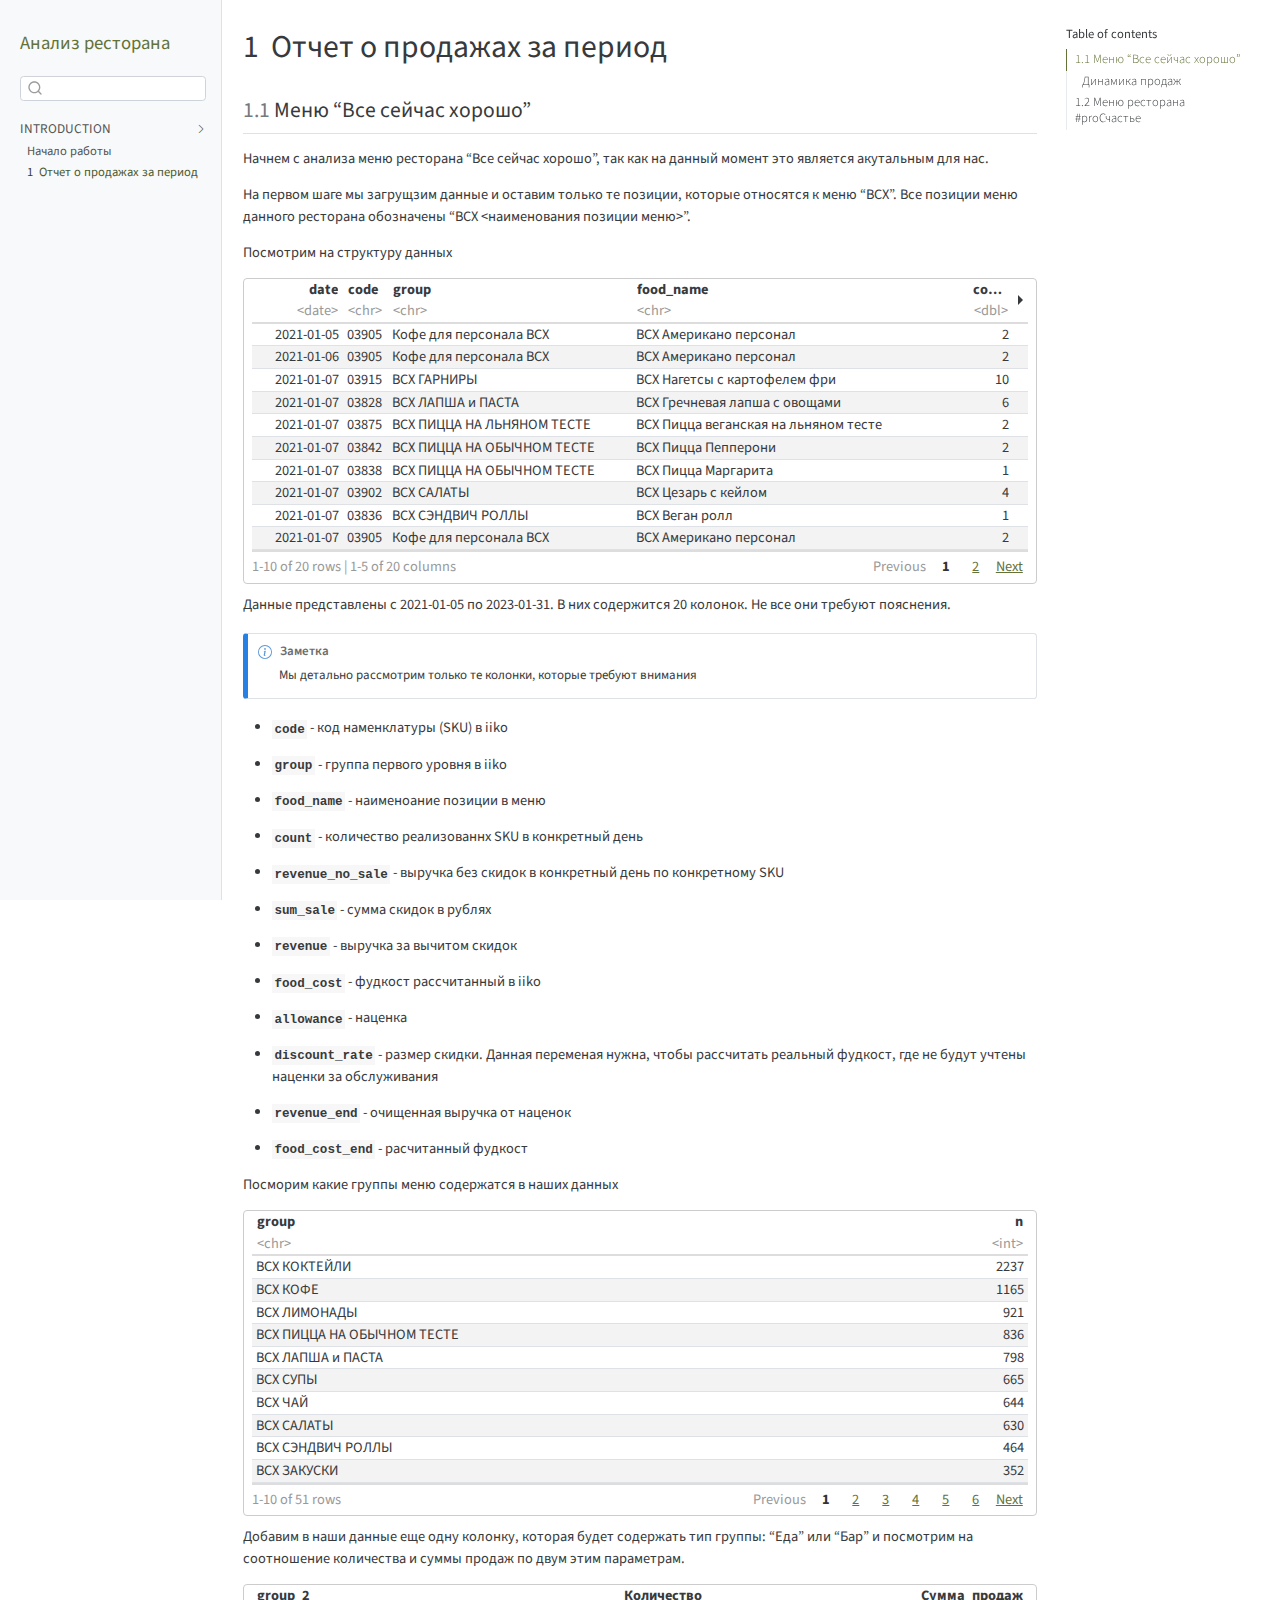
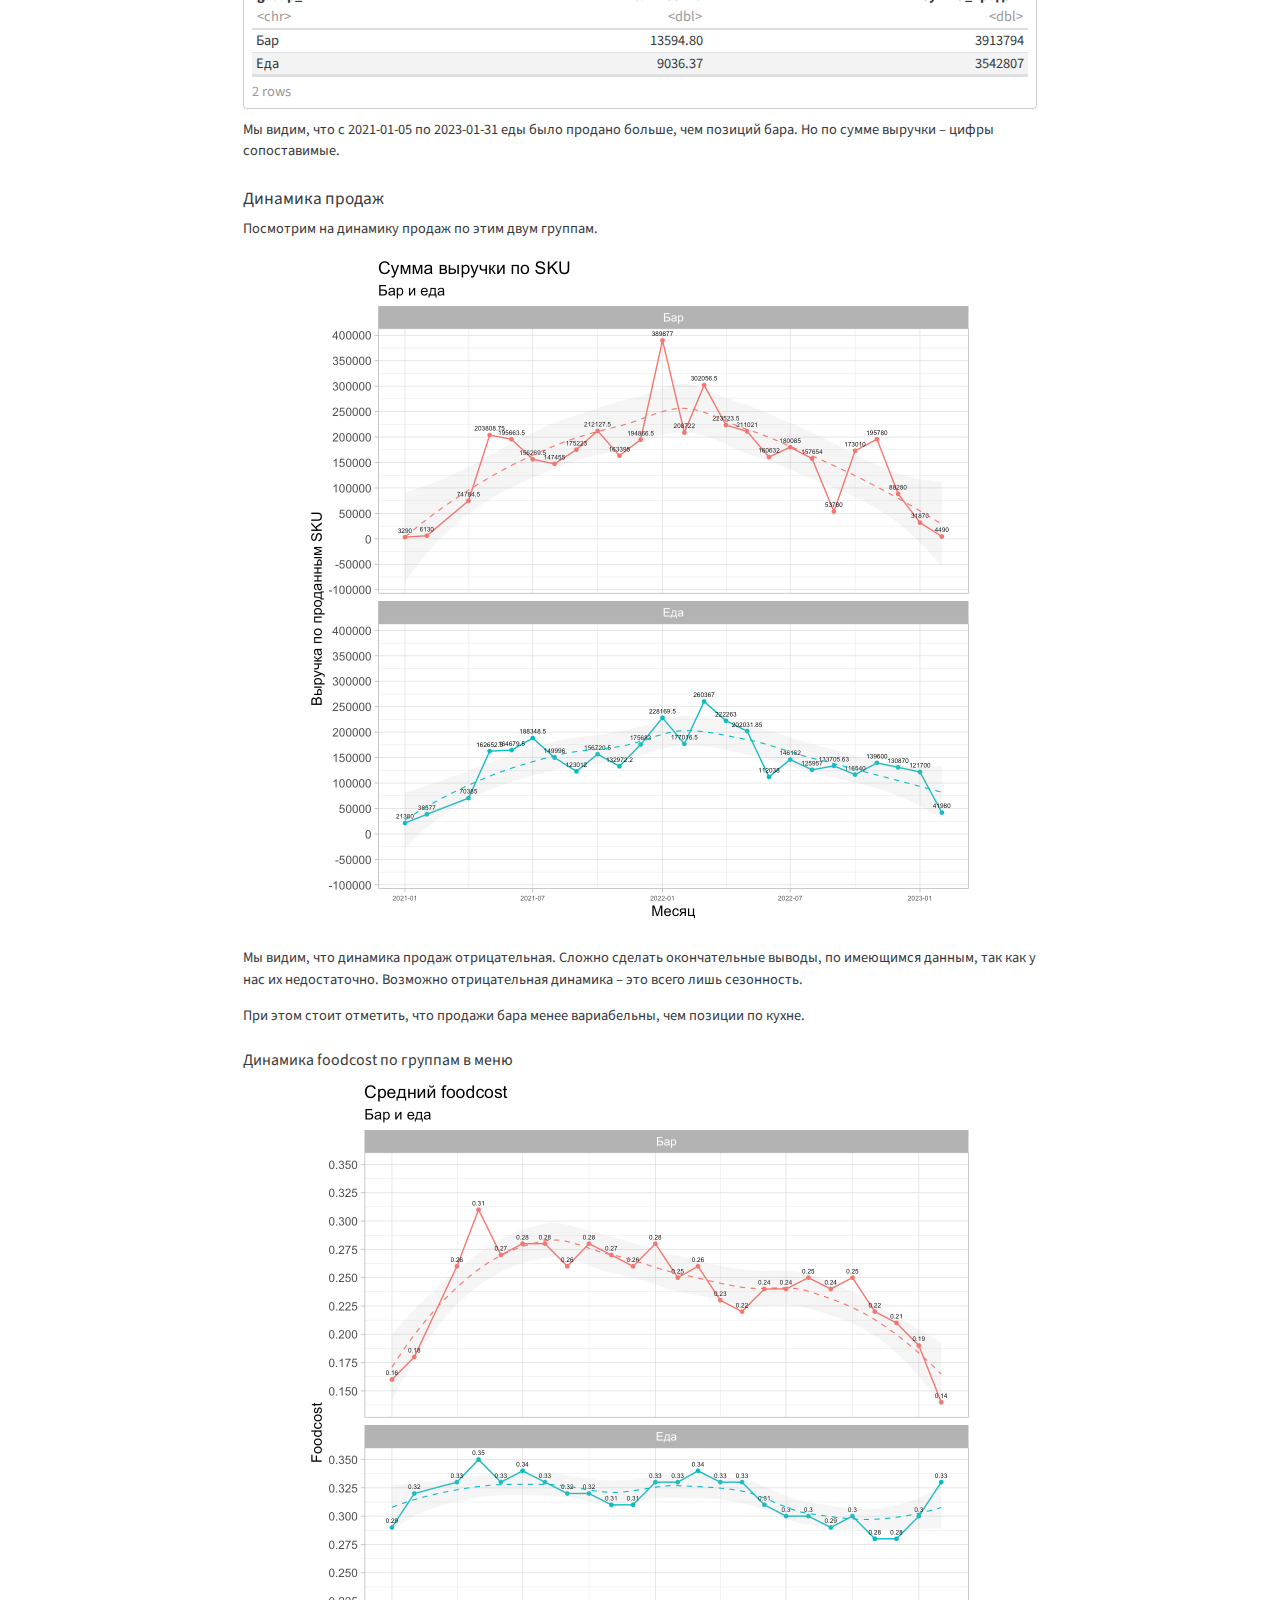
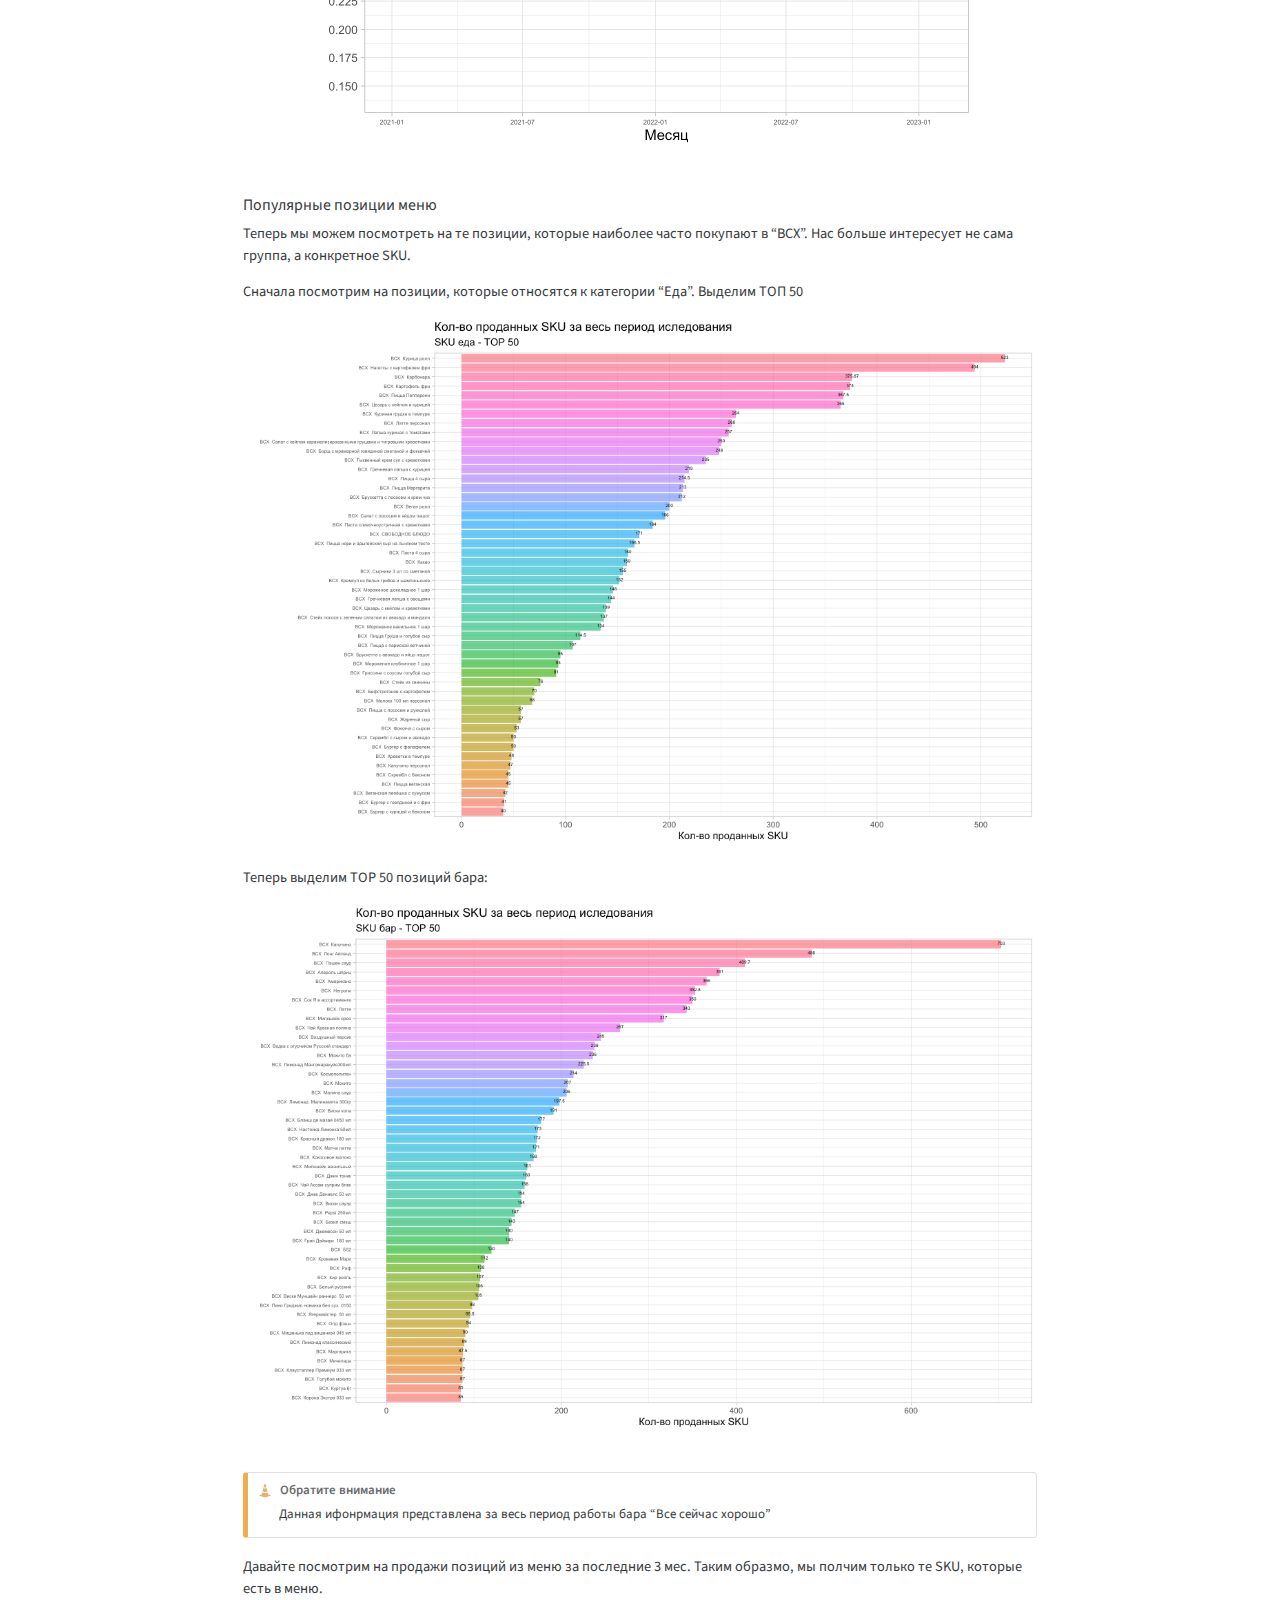
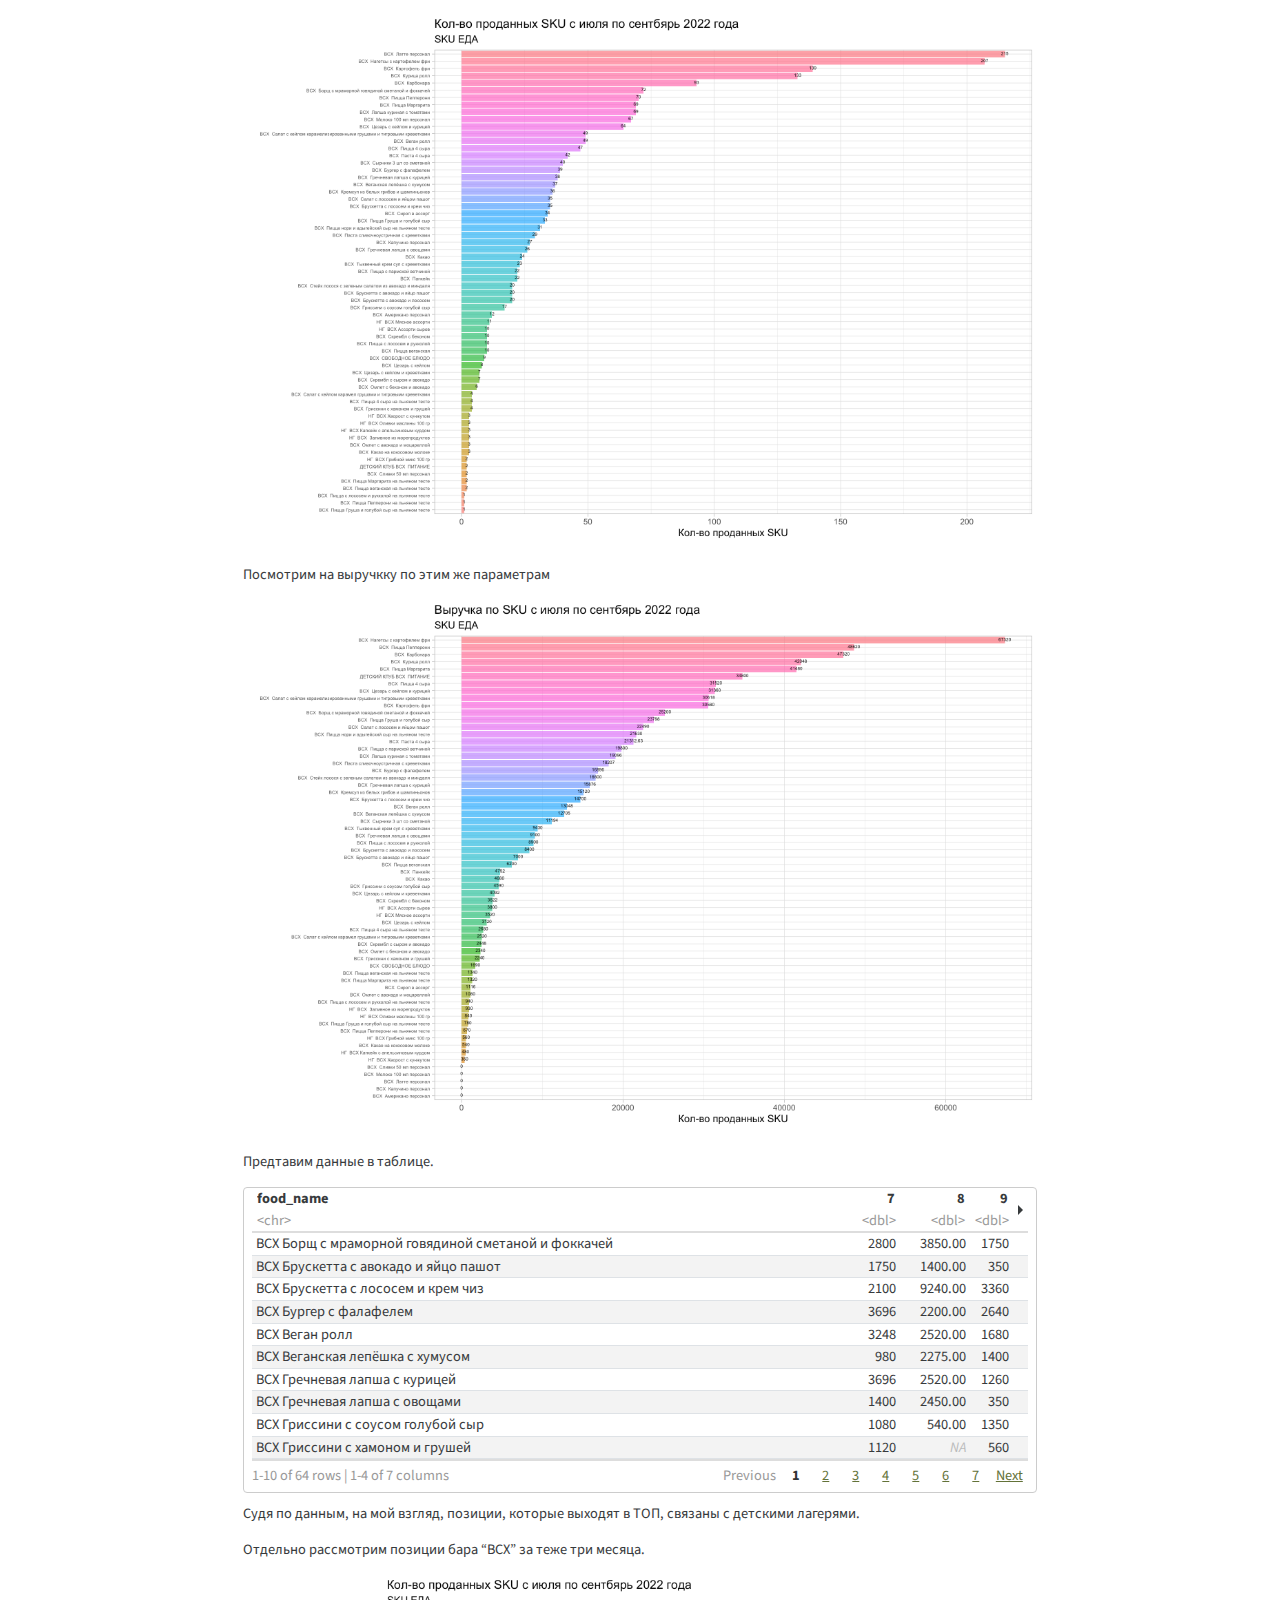
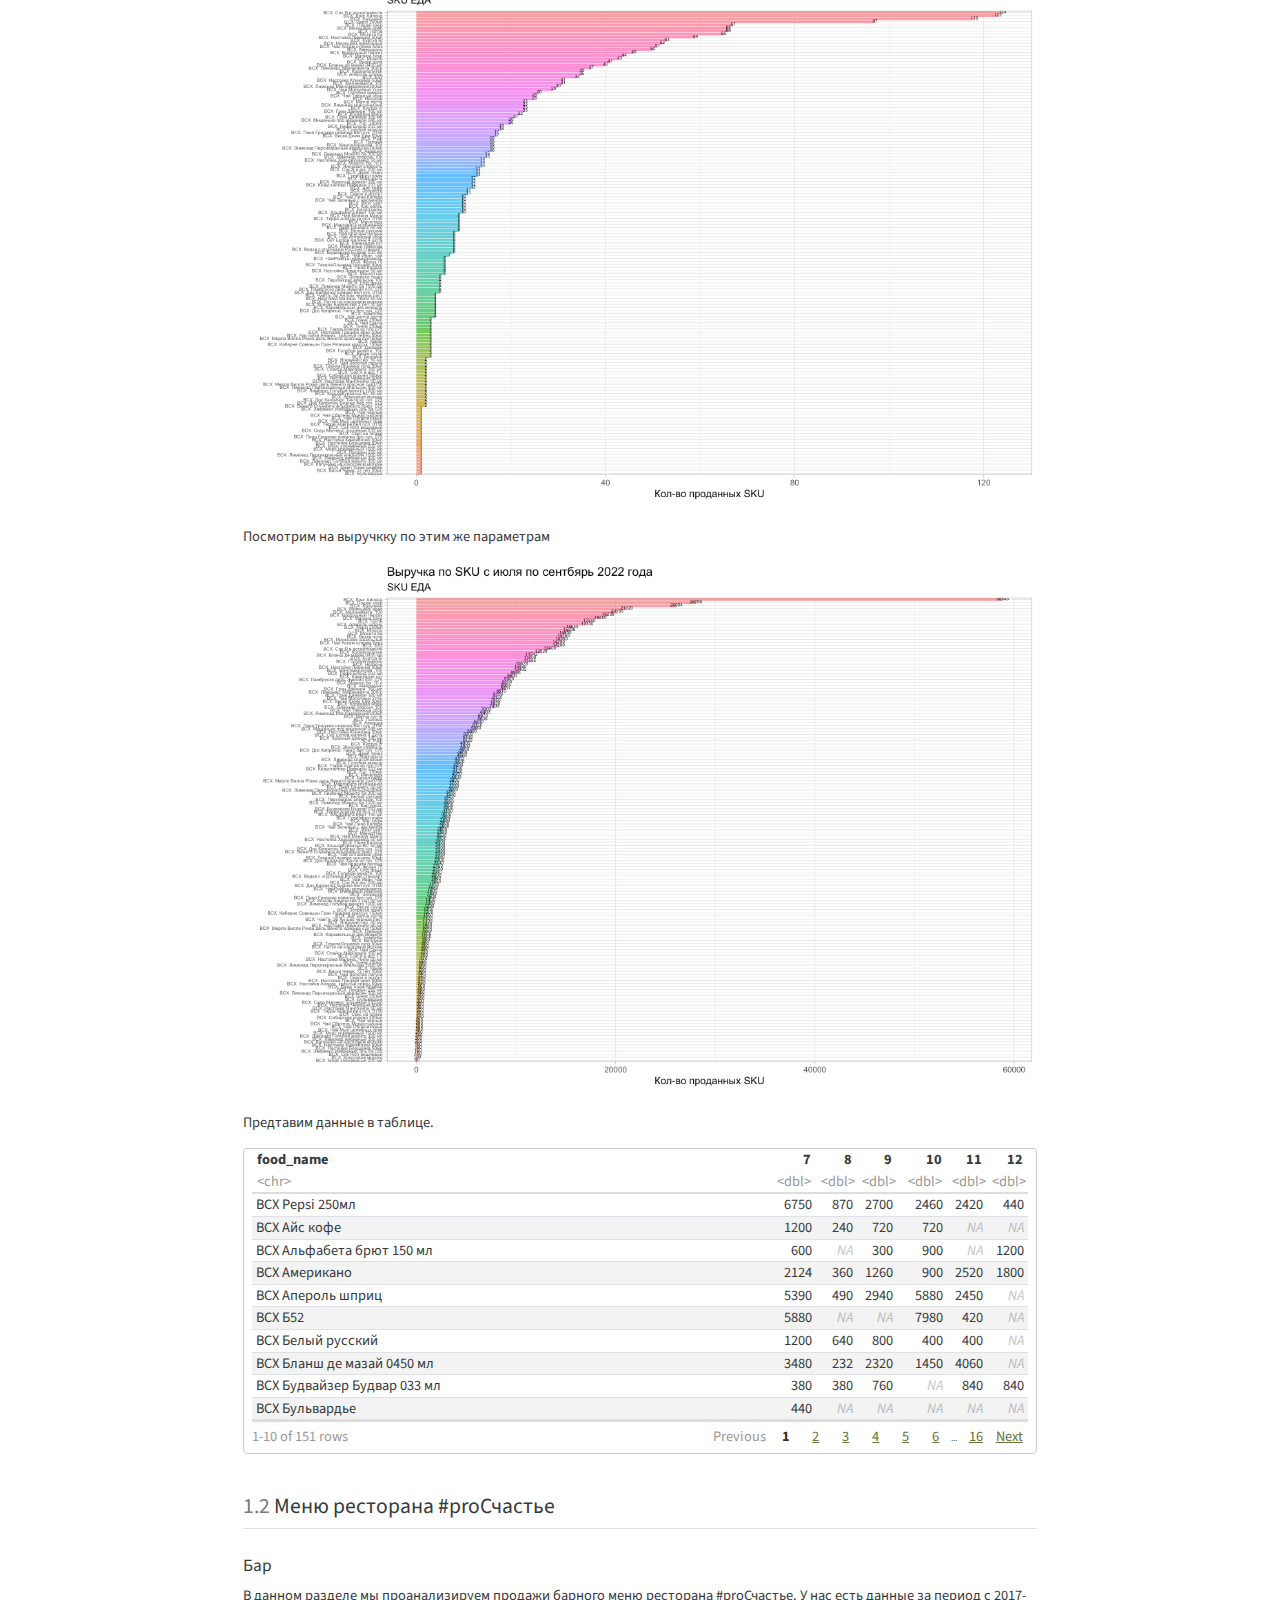
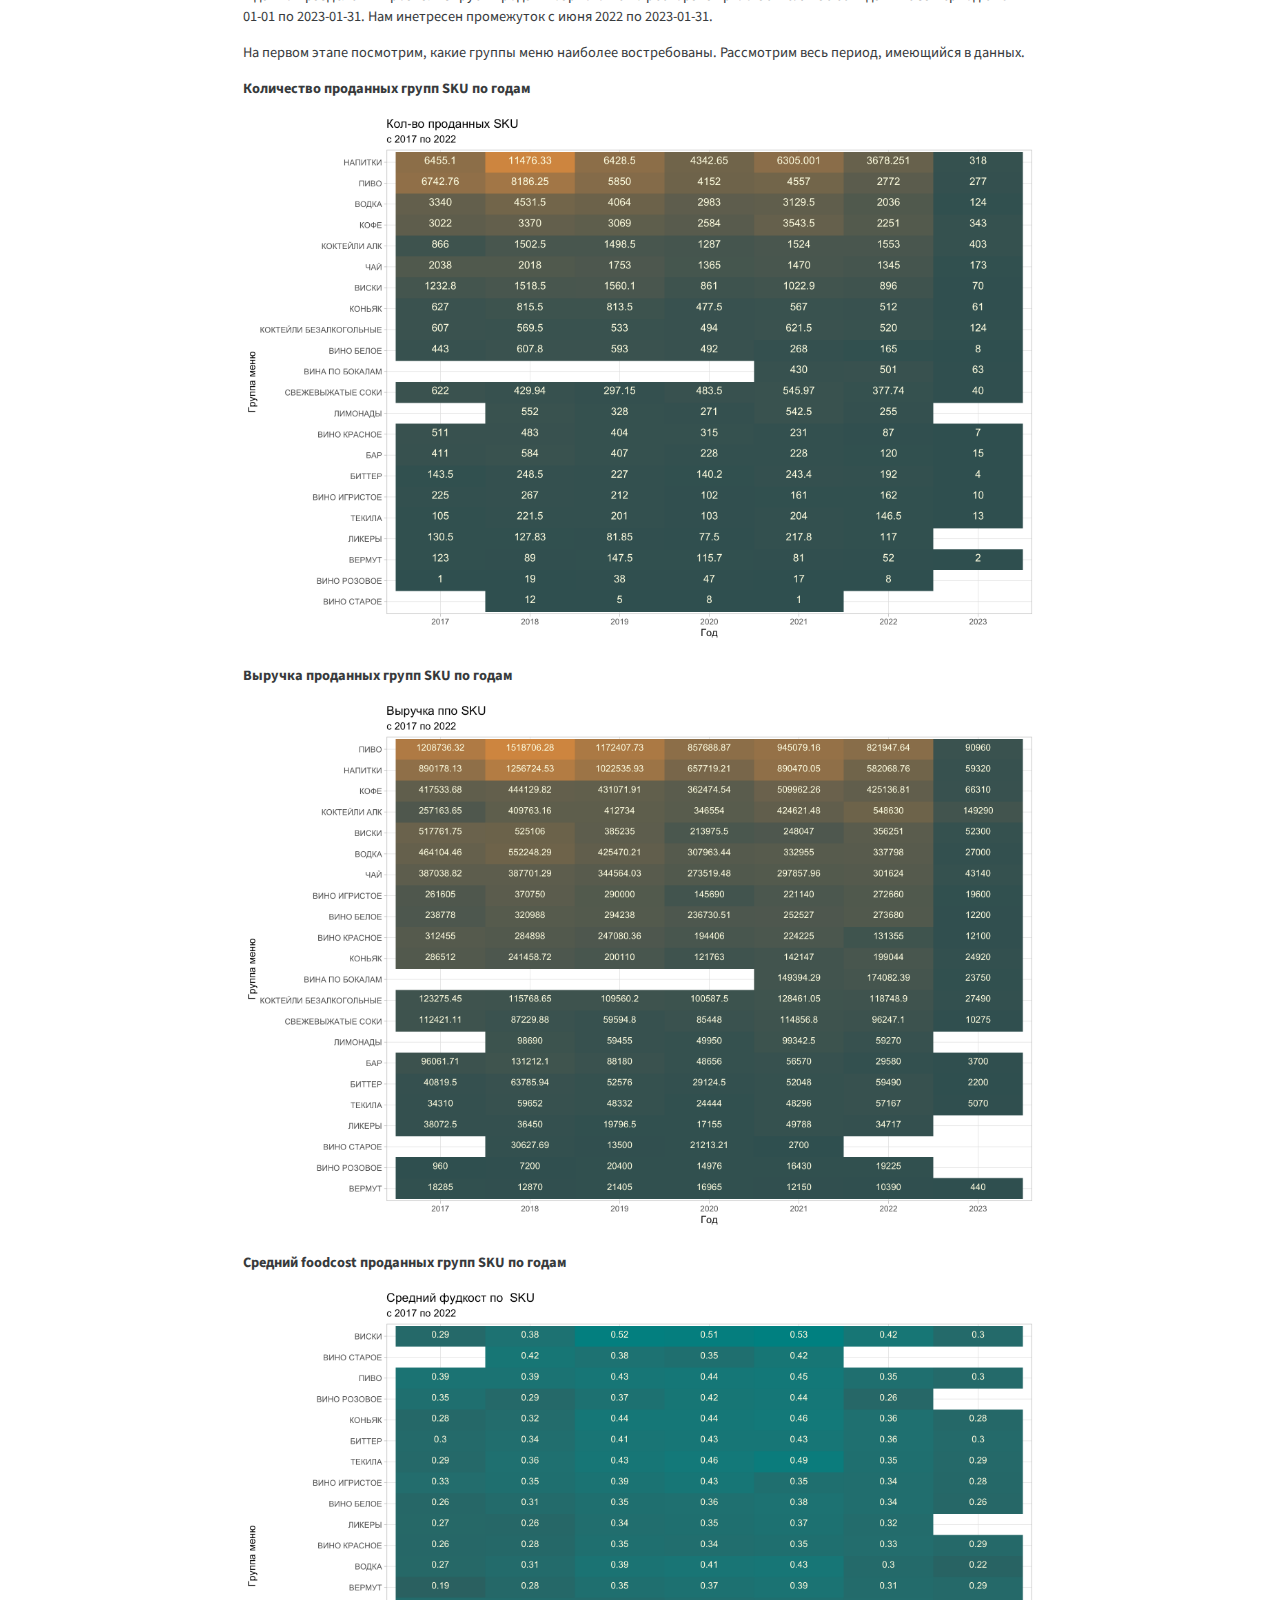
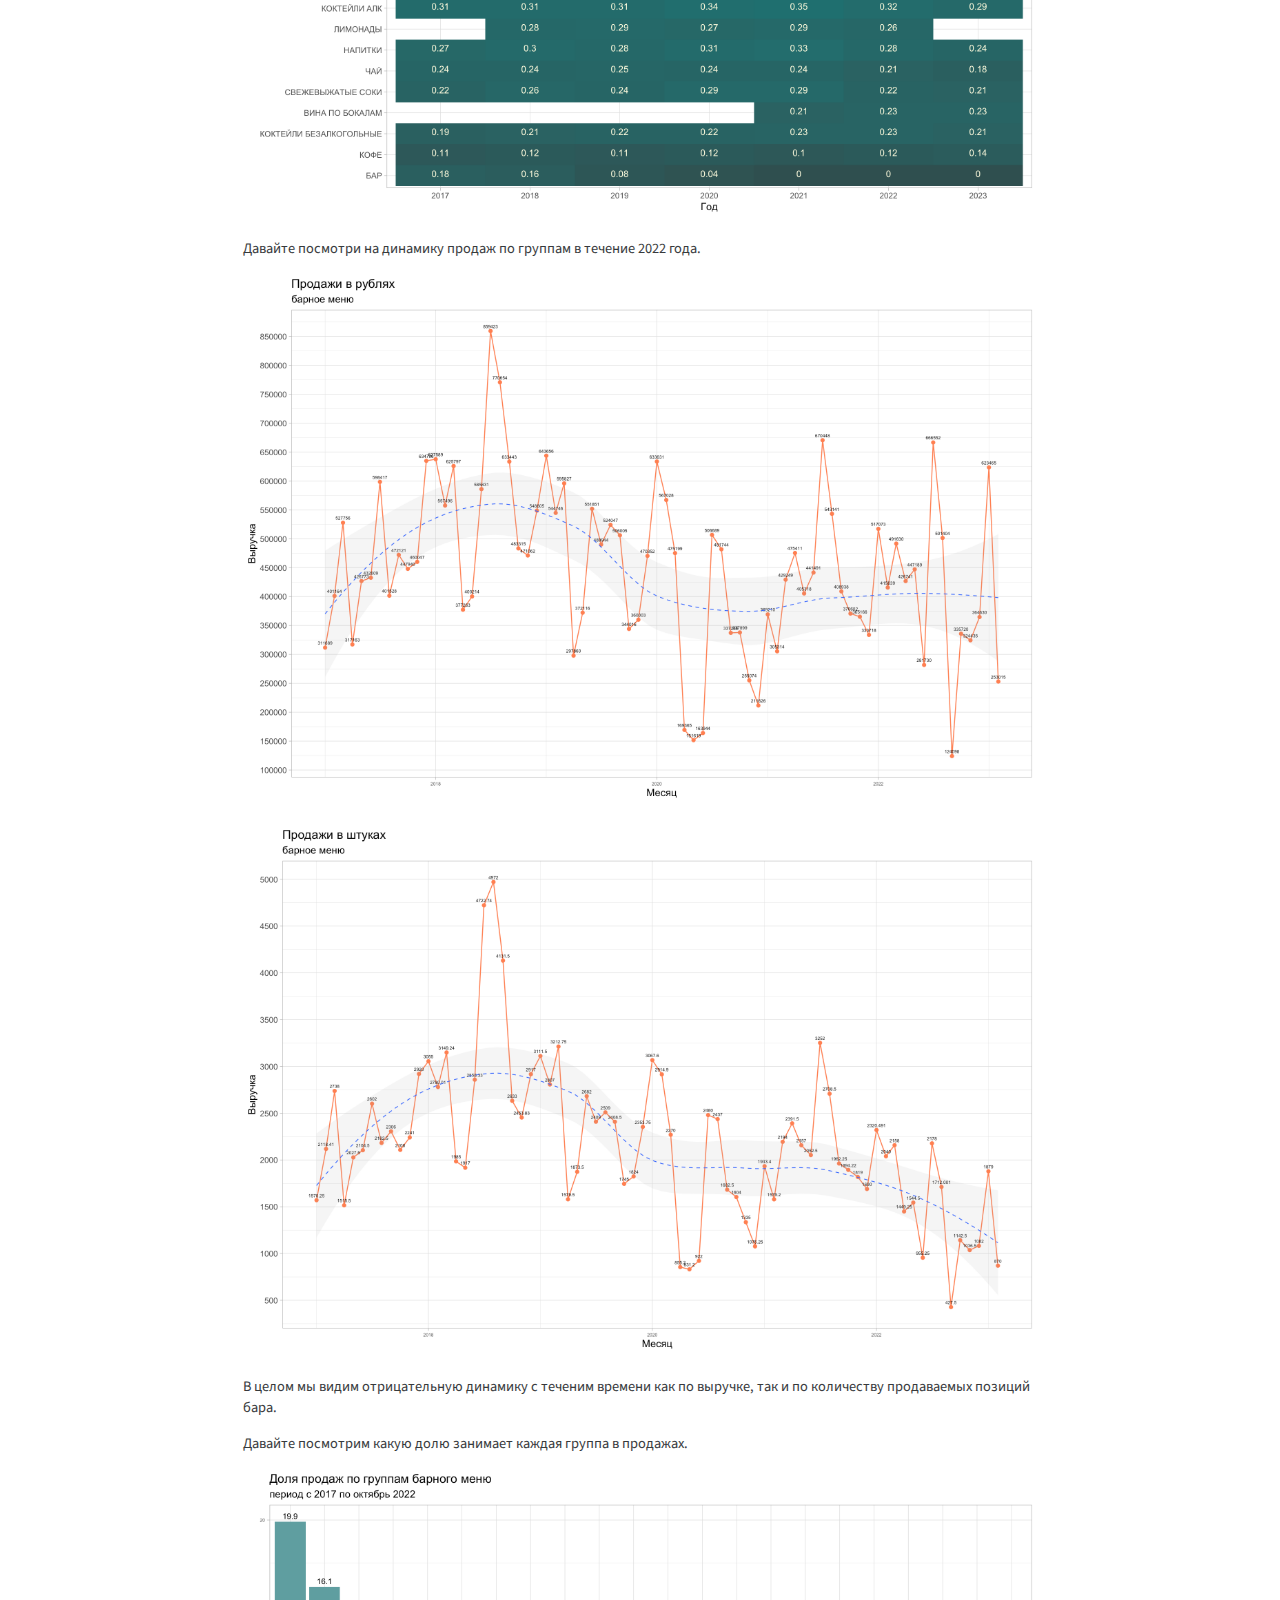
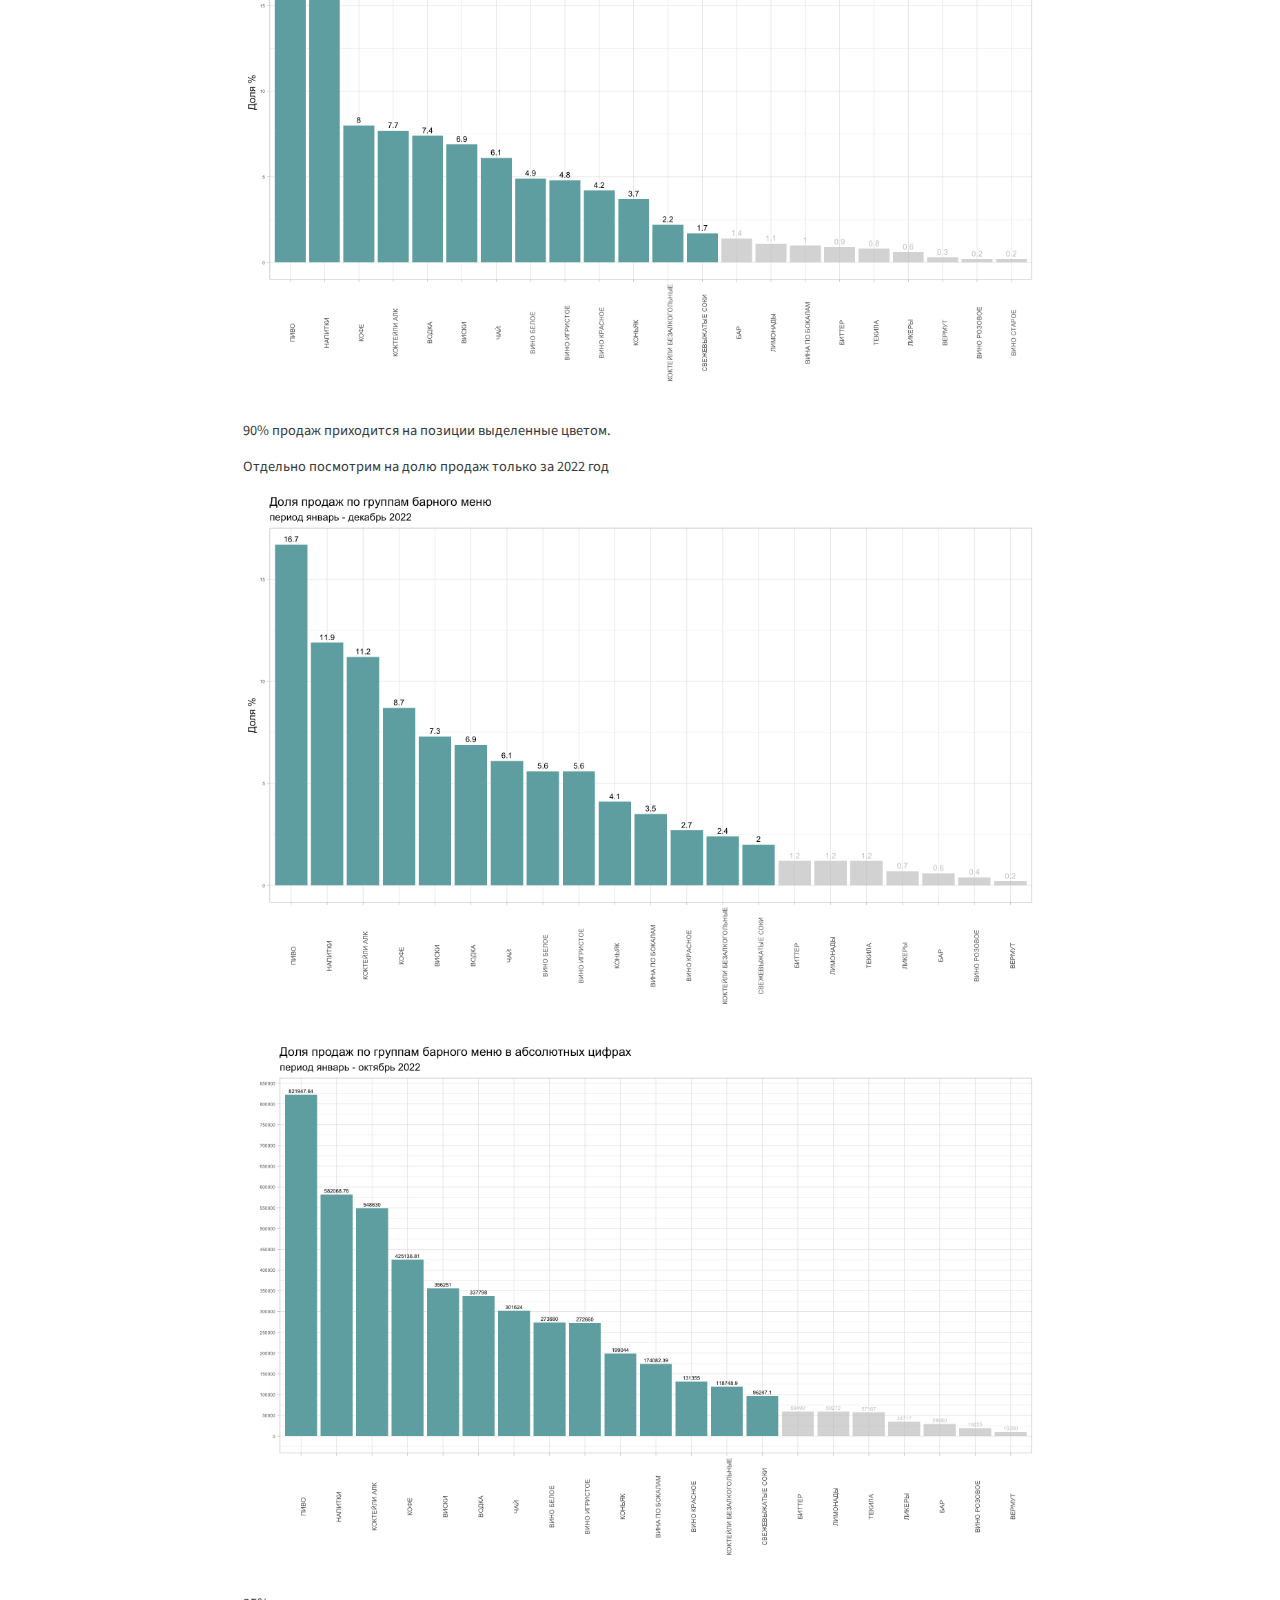
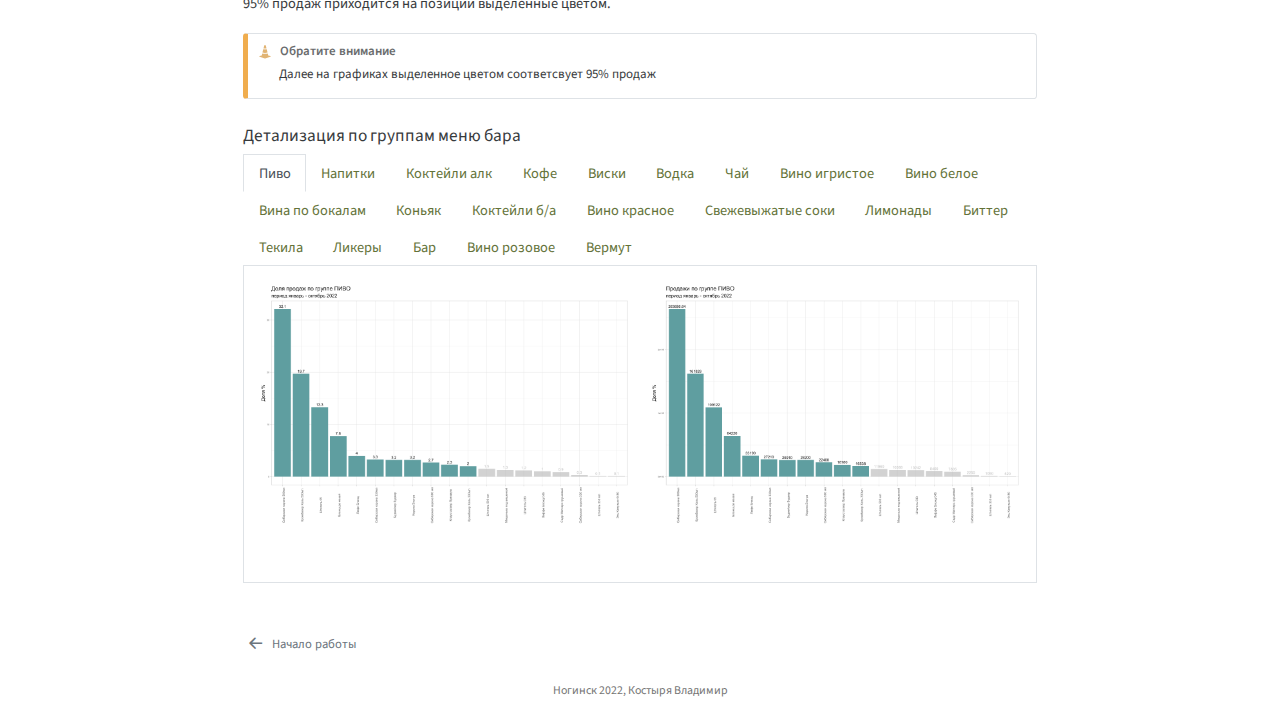
<file: docs/intro.html>
<!DOCTYPE html>
<html xmlns="http://www.w3.org/1999/xhtml" lang="en" xml:lang="en"><head>

<meta charset="utf-8">
<meta name="generator" content="quarto-1.2.269">

<meta name="viewport" content="width=device-width, initial-scale=1.0, user-scalable=yes">


<title>Анализ ресторана - 1&nbsp; Отчет о продажах за период</title>
<style>
code{white-space: pre-wrap;}
span.smallcaps{font-variant: small-caps;}
div.columns{display: flex; gap: min(4vw, 1.5em);}
div.column{flex: auto; overflow-x: auto;}
div.hanging-indent{margin-left: 1.5em; text-indent: -1.5em;}
ul.task-list{list-style: none;}
ul.task-list li input[type="checkbox"] {
  width: 0.8em;
  margin: 0 0.8em 0.2em -1.6em;
  vertical-align: middle;
}
</style>


<script src="site_libs/quarto-nav/quarto-nav.js"></script>
<script src="site_libs/quarto-nav/headroom.min.js"></script>
<script src="site_libs/clipboard/clipboard.min.js"></script>
<script src="site_libs/quarto-search/autocomplete.umd.js"></script>
<script src="site_libs/quarto-search/fuse.min.js"></script>
<script src="site_libs/quarto-search/quarto-search.js"></script>
<meta name="quarto:offset" content="./">
<link href="./index.html" rel="prev">
<script src="site_libs/quarto-html/quarto.js"></script>
<script src="site_libs/quarto-html/popper.min.js"></script>
<script src="site_libs/quarto-html/tippy.umd.min.js"></script>
<script src="site_libs/quarto-html/anchor.min.js"></script>
<link href="site_libs/quarto-html/tippy.css" rel="stylesheet">
<link href="site_libs/quarto-html/quarto-syntax-highlighting.css" rel="stylesheet" id="quarto-text-highlighting-styles">
<script src="site_libs/bootstrap/bootstrap.min.js"></script>
<link href="site_libs/bootstrap/bootstrap-icons.css" rel="stylesheet">
<link href="site_libs/bootstrap/bootstrap.min.css" rel="stylesheet" id="quarto-bootstrap" data-mode="light">
<script id="quarto-search-options" type="application/json">{
  "location": "sidebar",
  "copy-button": false,
  "collapse-after": 3,
  "panel-placement": "start",
  "type": "textbox",
  "limit": 20,
  "language": {
    "search-no-results-text": "No results",
    "search-matching-documents-text": "matching documents",
    "search-copy-link-title": "Copy link to search",
    "search-hide-matches-text": "Hide additional matches",
    "search-more-match-text": "more match in this document",
    "search-more-matches-text": "more matches in this document",
    "search-clear-button-title": "Clear",
    "search-detached-cancel-button-title": "Cancel",
    "search-submit-button-title": "Submit"
  }
}</script>

<link href="site_libs/pagedtable-1.1/css/pagedtable.css" rel="stylesheet">
<script src="site_libs/pagedtable-1.1/js/pagedtable.js"></script>


</head>

<body class="nav-sidebar docked">

<div id="quarto-search-results"></div>
  <header id="quarto-header" class="headroom fixed-top">
  <nav class="quarto-secondary-nav" data-bs-toggle="collapse" data-bs-target="#quarto-sidebar" aria-controls="quarto-sidebar" aria-expanded="false" aria-label="Toggle sidebar navigation" onclick="if (window.quartoToggleHeadroom) { window.quartoToggleHeadroom(); }">
    <div class="container-fluid d-flex justify-content-between">
      <h1 class="quarto-secondary-nav-title"><span class="chapter-number">1</span>&nbsp; <span class="chapter-title">Отчет о продажах за период</span></h1>
      <button type="button" class="quarto-btn-toggle btn" aria-label="Show secondary navigation">
        <i class="bi bi-chevron-right"></i>
      </button>
    </div>
  </nav>
</header>
<!-- content -->
<div id="quarto-content" class="quarto-container page-columns page-rows-contents page-layout-article">
<!-- sidebar -->
  <nav id="quarto-sidebar" class="sidebar collapse sidebar-navigation docked overflow-auto">
    <div class="pt-lg-2 mt-2 text-left sidebar-header">
    <div class="sidebar-title mb-0 py-0">
      <a href="./">Анализ ресторана</a> 
    </div>
      </div>
      <div class="mt-2 flex-shrink-0 align-items-center">
        <div class="sidebar-search">
        <div id="quarto-search" class="" title="Search"></div>
        </div>
      </div>
    <div class="sidebar-menu-container"> 
    <ul class="list-unstyled mt-1">
        <li class="sidebar-item sidebar-item-section">
      <div class="sidebar-item-container"> 
            <a class="sidebar-item-text sidebar-link text-start" data-bs-toggle="collapse" data-bs-target="#quarto-sidebar-section-1" aria-expanded="true">INTRODUCTION</a>
          <a class="sidebar-item-toggle text-start" data-bs-toggle="collapse" data-bs-target="#quarto-sidebar-section-1" aria-expanded="true">
            <i class="bi bi-chevron-right ms-2"></i>
          </a> 
      </div>
      <ul id="quarto-sidebar-section-1" class="collapse list-unstyled sidebar-section depth1 show">  
          <li class="sidebar-item">
  <div class="sidebar-item-container"> 
  <a href="./index.html" class="sidebar-item-text sidebar-link">Начало работы</a>
  </div>
</li>
          <li class="sidebar-item">
  <div class="sidebar-item-container"> 
  <a href="./intro.html" class="sidebar-item-text sidebar-link active"><span class="chapter-number">1</span>&nbsp; <span class="chapter-title">Отчет о продажах за период</span></a>
  </div>
</li>
      </ul>
  </li>
    </ul>
    </div>
</nav>
<!-- margin-sidebar -->
    <div id="quarto-margin-sidebar" class="sidebar margin-sidebar">
        <nav id="TOC" role="doc-toc" class="toc-active">
    <h2 id="toc-title">Table of contents</h2>
   
  <ul>
  <li><a href="#меню-все-сейчас-хорошо" id="toc-меню-все-сейчас-хорошо" class="nav-link active" data-scroll-target="#меню-все-сейчас-хорошо"><span class="toc-section-number">1.1</span>  Меню “Все сейчас хорошо”</a>
  <ul class="collapse">
  <li><a href="#динамика-продаж" id="toc-динамика-продаж" class="nav-link" data-scroll-target="#динамика-продаж">Динамика продаж</a></li>
  </ul></li>
  <li><a href="#меню-ресторана-proсчастье" id="toc-меню-ресторана-proсчастье" class="nav-link" data-scroll-target="#меню-ресторана-proсчастье"><span class="toc-section-number">1.2</span>  Меню ресторана #proСчастье</a>
  <ul class="collapse">
  <li><a href="#бар" id="toc-бар" class="nav-link" data-scroll-target="#бар">Бар</a></li>
  <li><a href="#детализация-по-группам-меню-бара" id="toc-детализация-по-группам-меню-бара" class="nav-link" data-scroll-target="#детализация-по-группам-меню-бара">Детализация по группам меню бара</a></li>
  </ul></li>
  </ul>
</nav>
    </div>
<!-- main -->
<main class="content" id="quarto-document-content">

<header id="title-block-header" class="quarto-title-block default">
<div class="quarto-title">
<h1 class="title d-none d-lg-block"><span class="chapter-number">1</span>&nbsp; <span class="chapter-title">Отчет о продажах за период</span></h1>
</div>



<div class="quarto-title-meta">

    
  
    
  </div>
  

</header>

<section id="меню-все-сейчас-хорошо" class="level2" data-number="1.1">
<h2 data-number="1.1" class="anchored" data-anchor-id="меню-все-сейчас-хорошо"><span class="header-section-number">1.1</span> Меню “Все сейчас хорошо”</h2>
<p>Начнем с анализа меню ресторана “Все сейчас хорошо”, так как на данный момент это является акутальным для нас.</p>
<p>На первом шаге мы загрущзим данные и оставим только те позиции, которые относятся к меню “ВСХ”. Все позиции меню данного ресторана обозначены “ВСХ &lt;наименования позиции меню&gt;”.</p>
<p>Посмотрим на структуру данных</p>
<div class="cell" data-layout-align="center">
<div class="cell-output-display">

<div data-pagedtable="false">
  <script data-pagedtable-source="" type="application/json">
{"columns":[{"label":["date"],"name":[1],"type":["date"],"align":["right"]},{"label":["code"],"name":[2],"type":["chr"],"align":["left"]},{"label":["group"],"name":[3],"type":["chr"],"align":["left"]},{"label":["food_name"],"name":[4],"type":["chr"],"align":["left"]},{"label":["count"],"name":[5],"type":["dbl"],"align":["right"]},{"label":["revenue_no_sale"],"name":[6],"type":["dbl"],"align":["right"]},{"label":["sum_sale"],"name":[7],"type":["dbl"],"align":["right"]},{"label":["revenue"],"name":[8],"type":["dbl"],"align":["right"]},{"label":["cost_one"],"name":[9],"type":["dbl"],"align":["right"]},{"label":["cost_rub"],"name":[10],"type":["dbl"],"align":["right"]},{"label":["food_cost"],"name":[11],"type":["dbl"],"align":["right"]},{"label":["allowance"],"name":[12],"type":["dbl"],"align":["right"]},{"label":["concept"],"name":[13],"type":["chr"],"align":["left"]},{"label":["year"],"name":[14],"type":["dbl"],"align":["right"]},{"label":["month"],"name":[15],"type":["dbl"],"align":["right"]},{"label":["day_number"],"name":[16],"type":["dbl"],"align":["right"]},{"label":["wday"],"name":[17],"type":["dbl"],"align":["right"]},{"label":["discount_rate"],"name":[18],"type":["dbl"],"align":["right"]},{"label":["revenue_end"],"name":[19],"type":["dbl"],"align":["right"]},{"label":["food_cost_end"],"name":[20],"type":["dbl"],"align":["right"]}],"data":[{"1":"2021-01-05","2":"03905","3":"Кофе для персонала ВСХ","4":"ВСХ  Американо персонал","5":"2","6":"0","7":"0","8":"0","9":"16.99","10":"33.97","11":"0.00","12":"-100.0","13":"Без концепции","14":"2021","15":"1","16":"5","17":"2","18":"NA","19":"0","20":"Inf"},{"1":"2021-01-06","2":"03905","3":"Кофе для персонала ВСХ","4":"ВСХ  Американо персонал","5":"2","6":"0","7":"0","8":"0","9":"16.99","10":"33.98","11":"0.00","12":"-100.0","13":"Без концепции","14":"2021","15":"1","16":"6","17":"3","18":"NA","19":"0","20":"Inf"},{"1":"2021-01-07","2":"03915","3":"ВСХ  ГАРНИРЫ","4":"ВСХ  Нагетсы с картофелем фри","5":"10","6":"3000","7":"3000","8":"0","9":"64.71","10":"647.13","11":"0.00","12":"-100.0","13":"Без концепции","14":"2021","15":"1","16":"7","17":"4","18":"Inf","19":"3000","20":"0.22"},{"1":"2021-01-07","2":"03828","3":"ВСХ  ЛАПША и ПАСТА","4":"ВСХ  Гречневая лапша с овощами","5":"6","6":"1860","7":"0","8":"1860","9":"66.08","10":"396.46","11":"0.21","12":"369.2","13":"Без концепции","14":"2021","15":"1","16":"7","17":"4","18":"1","19":"1860","20":"0.21"},{"1":"2021-01-07","2":"03875","3":"ВСХ  ПИЦЦА НА ЛЬНЯНОМ ТЕСТЕ","4":"ВСХ  Пицца веганская на льняном тесте","5":"2","6":"1200","7":"0","8":"1200","9":"115.27","10":"230.53","11":"0.19","12":"420.5","13":"Без концепции","14":"2021","15":"1","16":"7","17":"4","18":"1","19":"1200","20":"0.19"},{"1":"2021-01-07","2":"03842","3":"ВСХ  ПИЦЦА НА ОБЫЧНОМ ТЕСТЕ","4":"ВСХ  Пицца Пепперони","5":"2","6":"1200","7":"1200","8":"0","9":"204.78","10":"409.56","11":"0.00","12":"-100.0","13":"Без концепции","14":"2021","15":"1","16":"7","17":"4","18":"Inf","19":"1200","20":"0.34"},{"1":"2021-01-07","2":"03838","3":"ВСХ  ПИЦЦА НА ОБЫЧНОМ ТЕСТЕ","4":"ВСХ  Пицца Маргарита","5":"1","6":"550","7":"550","8":"0","9":"139.55","10":"139.55","11":"0.00","12":"-100.0","13":"Без концепции","14":"2021","15":"1","16":"7","17":"4","18":"Inf","19":"550","20":"0.25"},{"1":"2021-01-07","2":"03902","3":"ВСХ  САЛАТЫ","4":"ВСХ  Цезарь с кейлом","5":"4","6":"1360","7":"0","8":"1360","9":"143.99","10":"575.96","11":"0.42","12":"136.1","13":"Без концепции","14":"2021","15":"1","16":"7","17":"4","18":"1","19":"1360","20":"0.42"},{"1":"2021-01-07","2":"03836","3":"ВСХ  СЭНДВИЧ РОЛЛЫ","4":"ВСХ  Веган ролл","5":"1","6":"260","7":"0","8":"260","9":"62.66","10":"62.66","11":"0.24","12":"314.9","13":"Без концепции","14":"2021","15":"1","16":"7","17":"4","18":"1","19":"260","20":"0.24"},{"1":"2021-01-07","2":"03905","3":"Кофе для персонала ВСХ","4":"ВСХ  Американо персонал","5":"2","6":"0","7":"0","8":"0","9":"16.99","10":"33.97","11":"0.00","12":"-100.0","13":"Без концепции","14":"2021","15":"1","16":"7","17":"4","18":"NA","19":"0","20":"Inf"},{"1":"2021-01-09","2":"03915","3":"ВСХ  ГАРНИРЫ","4":"ВСХ  Нагетсы с картофелем фри","5":"7","6":"2100","7":"2100","8":"0","9":"65.34","10":"457.41","11":"0.00","12":"-100.0","13":"Без концепции","14":"2021","15":"1","16":"9","17":"6","18":"Inf","19":"2100","20":"0.22"},{"1":"2021-01-09","2":"03925","3":"ВСХ  КОФЕ","4":"ВСХ  Американо","5":"2","6":"240","7":"0","8":"240","9":"16.20","10":"32.40","11":"0.14","12":"640.7","13":"Без концепции","14":"2021","15":"1","16":"9","17":"6","18":"1","19":"240","20":"0.13"},{"1":"2021-01-09","2":"03926","3":"ВСХ  КОФЕ","4":"ВСХ  Капучино","5":"2","6":"400","7":"0","8":"400","9":"22.70","10":"45.39","11":"0.11","12":"781.3","13":"Без концепции","14":"2021","15":"1","16":"9","17":"6","18":"1","19":"400","20":"0.11"},{"1":"2021-01-09","2":"03927","3":"ВСХ  КОФЕ","4":"ВСХ  Латте","5":"1","6":"220","7":"0","8":"220","9":"25.95","10":"25.95","11":"0.12","12":"747.8","13":"Без концепции","14":"2021","15":"1","16":"9","17":"6","18":"1","19":"220","20":"0.12"},{"1":"2021-01-09","2":"03841","3":"ВСХ  ПИЦЦА НА ОБЫЧНОМ ТЕСТЕ","4":"ВСХ  Пицца 4 сыра","5":"1","6":"600","7":"600","8":"0","9":"307.38","10":"307.38","11":"0.00","12":"-100.0","13":"Без концепции","14":"2021","15":"1","16":"9","17":"6","18":"Inf","19":"600","20":"0.51"},{"1":"2021-01-09","2":"03838","3":"ВСХ  ПИЦЦА НА ОБЫЧНОМ ТЕСТЕ","4":"ВСХ  Пицца Маргарита","5":"2","6":"1100","7":"1100","8":"0","9":"139.40","10":"278.80","11":"0.00","12":"-100.0","13":"Без концепции","14":"2021","15":"1","16":"9","17":"6","18":"Inf","19":"1100","20":"0.25"},{"1":"2021-01-09","2":"03909","3":"Кофе для персонала ВСХ","4":"ВСХ  Капучино персонал","5":"1","6":"0","7":"0","8":"0","9":"25.13","10":"25.13","11":"0.00","12":"-100.0","13":"Без концепции","14":"2021","15":"1","16":"9","17":"6","18":"NA","19":"0","20":"Inf"},{"1":"2021-01-09","2":"03905","3":"Кофе для персонала ВСХ","4":"ВСХ  Американо персонал","5":"2","6":"0","7":"0","8":"0","9":"16.98","10":"33.95","11":"0.00","12":"-100.0","13":"Без концепции","14":"2021","15":"1","16":"9","17":"6","18":"NA","19":"0","20":"Inf"},{"1":"2021-01-10","2":"03905","3":"Кофе для персонала ВСХ","4":"ВСХ  Американо персонал","5":"6","6":"0","7":"0","8":"0","9":"16.97","10":"101.84","11":"0.00","12":"-100.0","13":"Без концепции","14":"2021","15":"1","16":"10","17":"7","18":"NA","19":"0","20":"Inf"},{"1":"2021-01-13","2":"03960","3":"ВСХ  ЗАВТРАКИ","4":"ВСХ  Омлет с моцареллой и авокадо","5":"1","6":"300","7":"0","8":"300","9":"0.00","10":"0.00","11":"0.00","12":"0.0","13":"Без концепции","14":"2021","15":"1","16":"13","17":"3","18":"1","19":"300","20":"0.00"}],"options":{"columns":{"min":{},"max":[10]},"rows":{"min":[10],"max":[10]},"pages":{}}}
  </script>
</div>
</div>
</div>
<p>Данные представлены с 2021-01-05 по 2023-01-31. В них содержится 20 колонок. Не все они требуют пояснения.</p>
<div class="callout-note callout callout-style-simple callout-captioned">
<div class="callout-header d-flex align-content-center">
<div class="callout-icon-container">
<i class="callout-icon"></i>
</div>
<div class="callout-caption-container flex-fill">
Заметка
</div>
</div>
<div class="callout-body-container callout-body">
<p>Мы детально рассмотрим только те колонки, которые требуют внимания</p>
</div>
</div>
<ul>
<li><p><strong><code>code</code></strong> - код наменклатуры (SKU) в iiko</p></li>
<li><p><strong><code>group</code></strong> - группа первого уровня в iiko</p></li>
<li><p><strong><code>food_name</code></strong> - наименоание позиции в меню</p></li>
<li><p><strong><code>count</code></strong> - количество реализованнх SKU в конкретный день</p></li>
<li><p><strong><code>revenue_no_sale</code></strong> - выручка без скидок в конкретный день по конкретному SKU</p></li>
<li><p><strong><code>sum_sale</code></strong> - сумма скидок в рублях</p></li>
<li><p><strong><code>revenue</code></strong> - выручка за вычитом скидок</p></li>
<li><p><strong><code>food_cost</code></strong> - фудкост рассчитанный в iiko</p></li>
<li><p><strong><code>allowance</code></strong> - наценка</p></li>
<li><p><strong><code>discount_rate</code></strong> - размер скидки. Данная переменая нужна, чтобы рассчитать реальный фудкост, где не будут учтены наценки за обслуживания</p></li>
<li><p><strong><code>revenue_end</code></strong> - очищенная выручка от наценок</p></li>
<li><p><strong><code>food_cost_end</code></strong> - расчитанный фудкост</p></li>
</ul>
<p>Посморим какие группы меню содержатся в наших данных</p>
<div class="cell" data-layout-align="center">
<div class="cell-output-display">

<div data-pagedtable="false">
  <script data-pagedtable-source="" type="application/json">
{"columns":[{"label":["group"],"name":[1],"type":["chr"],"align":["left"]},{"label":["n"],"name":[2],"type":["int"],"align":["right"]}],"data":[{"1":"ВСХ  КОКТЕЙЛИ","2":"2237"},{"1":"ВСХ  КОФЕ","2":"1165"},{"1":"ВСХ  ЛИМОНАДЫ","2":"921"},{"1":"ВСХ  ПИЦЦА НА ОБЫЧНОМ ТЕСТЕ","2":"836"},{"1":"ВСХ  ЛАПША и ПАСТА","2":"798"},{"1":"ВСХ  СУПЫ","2":"665"},{"1":"ВСХ  ЧАЙ","2":"644"},{"1":"ВСХ  САЛАТЫ","2":"630"},{"1":"ВСХ  СЭНДВИЧ РОЛЛЫ","2":"464"},{"1":"ВСХ  ЗАКУСКИ","2":"352"},{"1":"ВСХ  ПИВО","2":"325"},{"1":"ВСХ  НАСТОЙКИ","2":"320"},{"1":"ВСХ  СОК и ВОДА","2":"309"},{"1":"ВСХ  ГАРНИРЫ","2":"307"},{"1":"ДЕСЕРТЫ","2":"269"},{"1":"ВСХ  МИЛКШЕЙКИ","2":"264"},{"1":"ГОРЯЧИЕ ЗАКУСКИ","2":"229"},{"1":"ВСХ  ПИЦЦА НА ЛЬНЯНОМ ТЕСТЕ","2":"223"},{"1":"ВСХ  ЗАВТРАКИ","2":"220"},{"1":"ВСХ  АЛКОГОЛЬ","2":"187"},{"1":"ВСХ ВИНО по бокалам","2":"151"},{"1":"ГОРЯЧЕЕ","2":"115"},{"1":"Кофе для персонала ВСХ","2":"114"},{"1":"ВСХ  ДРУГИЕ ГОРЯЧИЕ","2":"111"},{"1":"ВСХ  ГОРЯЧЕЕ","2":"106"},{"1":"БУРГЕРЫ и СЭНДВИЧИ","2":"79"},{"1":"БАР  АРХИВ","2":"71"},{"1":"ВСЕ СЕЙЧАС ХОРОШО","2":"69"},{"1":"ВСХ  ВИНО бутылка","2":"62"},{"1":"ПЕРСОНАЛ","2":"57"},{"1":"ВСХ  ПЕРСОНАЛ","2":"55"},{"1":"ВСХ  БУРГЕРЫ и ХОТДОГИ","2":"48"},{"1":"ВСХ  ДЕСЕРТЫ","2":"28"},{"1":"ХОЛОДНЫЕ ЗАКУСКИ  АРХИВ","2":"22"},{"1":"ГАРНИРЫ","2":"21"},{"1":"ВСХ  ДОПЫ","2":"19"},{"1":"НАПИТКИ и СОКИ","2":"19"},{"1":"ВИНО БЕЛОЕ","2":"18"},{"1":"САЛАТЫ","2":"17"},{"1":"КОКТЕЙЛИ АЛК","2":"16"},{"1":"ВИНО КРАСНОЕ","2":"12"},{"1":"БАР","2":"7"},{"1":"НГ предложение","2":"7"},{"1":"ВИНО РОЗОВОЕ","2":"4"},{"1":"ВСХ  АЛККОКТЕЙЛИ","2":"4"},{"1":"СУПЫ","2":"4"},{"1":"8 КОМПЛЕКСНЫЕ ОБЕДЫ","2":"2"},{"1":"КОФЕ","2":"2"},{"1":"НЕ КОФЕ","2":"2"},{"1":"ВСХ  ВИНО","2":"1"},{"1":"ПИЦЦА и ХАЧАПУРИ","2":"1"}],"options":{"columns":{"min":{},"max":[10]},"rows":{"min":[10],"max":[10]},"pages":{}}}
  </script>
</div>
</div>
</div>
<p>Добавим в наши данные еще одну колонку, которая будет содержать тип группы: “Еда” или “Бар” и посмотрим на соотношение количества и суммы продаж по двум этим параметрам.</p>
<div class="cell" data-layout-align="center">
<div class="cell-output-display">

<div data-pagedtable="false">
  <script data-pagedtable-source="" type="application/json">
{"columns":[{"label":["group_2"],"name":[1],"type":["chr"],"align":["left"]},{"label":["Количество"],"name":[2],"type":["dbl"],"align":["right"]},{"label":["Сумма_продаж"],"name":[3],"type":["dbl"],"align":["right"]}],"data":[{"1":"Бар","2":"13594.80","3":"3913794"},{"1":"Еда","2":"9036.37","3":"3542807"}],"options":{"columns":{"min":{},"max":[10]},"rows":{"min":[10],"max":[10]},"pages":{}}}
  </script>
</div>
</div>
</div>
<p>Мы видим, что с 2021-01-05 по 2023-01-31 еды было продано больше, чем позиций бара. Но по сумме выручки – цифры сопоставимые.</p>
<section id="динамика-продаж" class="level3 unnumbered">
<h3 class="unnumbered anchored" data-anchor-id="динамика-продаж">Динамика продаж</h3>
<p>Посмотрим на динамику продаж по этим двум группам.</p>
<div class="cell" data-layout-align="center">

</div>
<div class="cell" data-layout-align="center">
<div class="cell-output-display">
<div class="quarto-figure quarto-figure-center">
<figure class="figure">
<p><img src="intro_files/figure-html/unnamed-chunk-7-1.png" class="img-fluid figure-img" width="672"></p>
</figure>
</div>
</div>
</div>
<p>Мы видим, что динамика продаж отрицательная. Сложно сделать окончательные выводы, по имеющимся данным, так как у нас их недостаточно. Возможно отрицательная динамика – это всего лишь сезонность.</p>
<p>При этом стоит отметить, что продажи бара менее вариабельны, чем позиции по кухне.</p>
<section id="динамика-foodcost-по-группам-в-меню" class="level4 unnumbered">
<h4 class="unnumbered anchored" data-anchor-id="динамика-foodcost-по-группам-в-меню">Динамика foodcost по группам в меню</h4>
<div class="cell" data-layout-align="center">
<div class="cell-output-display">
<div class="quarto-figure quarto-figure-center">
<figure class="figure">
<p><img src="intro_files/figure-html/unnamed-chunk-8-1.png" class="img-fluid figure-img" width="672"></p>
</figure>
</div>
</div>
</div>
</section>
<section id="популярные-позиции-меню" class="level4 unnumbered">
<h4 class="unnumbered anchored" data-anchor-id="популярные-позиции-меню">Популярные позиции меню</h4>
<p>Теперь мы можем посмотреть на те позиции, которые наиболее часто покупают в “ВСХ”. Нас больше интересует не сама группа, а конкретное SKU.</p>
<p>Сначала посмотрим на позиции, которые относятся к категории “Еда”. Выделим ТОП 50</p>
<div class="cell" data-layout-align="center">
<div class="cell-output-display">
<div class="quarto-figure quarto-figure-center">
<figure class="figure">
<p><img src="intro_files/figure-html/unnamed-chunk-9-1.png" class="img-fluid figure-img" width="1152"></p>
</figure>
</div>
</div>
</div>
<p>Теперь выделим TOP 50 позиций бара:</p>
<div class="cell" data-layout-align="center">
<div class="cell-output-display">
<div class="quarto-figure quarto-figure-center">
<figure class="figure">
<p><img src="intro_files/figure-html/unnamed-chunk-10-1.png" class="img-fluid figure-img" width="1152"></p>
</figure>
</div>
</div>
</div>
<div class="callout-caution callout callout-style-simple callout-captioned">
<div class="callout-header d-flex align-content-center">
<div class="callout-icon-container">
<i class="callout-icon"></i>
</div>
<div class="callout-caption-container flex-fill">
Обратите внимание
</div>
</div>
<div class="callout-body-container callout-body">
<p>Данная ифонрмация представлена за весь период работы бара “Все сейчас хорошо”</p>
</div>
</div>
<p>Давайте посмотрим на продажи позиций из меню за последние 3 мес. Таким образмо, мы полчим только те SKU, которые есть в меню.</p>
<div class="cell" data-layout-align="center">
<div class="cell-output-display">
<div class="quarto-figure quarto-figure-center">
<figure class="figure">
<p><img src="intro_files/figure-html/unnamed-chunk-11-1.png" class="img-fluid figure-img" width="1152"></p>
</figure>
</div>
</div>
</div>
<p>Посмотрим на выручкку по этим же параметрам</p>
<div class="cell" data-layout-align="center">
<div class="cell-output-display">
<div class="quarto-figure quarto-figure-center">
<figure class="figure">
<p><img src="intro_files/figure-html/unnamed-chunk-12-1.png" class="img-fluid figure-img" width="1152"></p>
</figure>
</div>
</div>
</div>
<p>Предтавим данные в таблице.</p>
<div class="cell" data-layout-align="center">
<div class="cell-output-display">

<div data-pagedtable="false">
  <script data-pagedtable-source="" type="application/json">
{"columns":[{"label":["food_name"],"name":[1],"type":["chr"],"align":["left"]},{"label":["7"],"name":[2],"type":["dbl"],"align":["right"]},{"label":["8"],"name":[3],"type":["dbl"],"align":["right"]},{"label":["9"],"name":[4],"type":["dbl"],"align":["right"]},{"label":["10"],"name":[5],"type":["dbl"],"align":["right"]},{"label":["11"],"name":[6],"type":["dbl"],"align":["right"]},{"label":["12"],"name":[7],"type":["dbl"],"align":["right"]}],"data":[{"1":"ВСХ  Борщ с мраморной говядиной сметаной и фоккачей","2":"2800","3":"3850.00","4":"1750","5":"6650","6":"4900","7":"5250"},{"1":"ВСХ  Брускетта с авокадо и яйцо пашот","2":"1750","3":"1400.00","4":"350","5":"1400","6":"1050","7":"1050"},{"1":"ВСХ  Брускетта с лососем и крем чиз","2":"2100","3":"9240.00","4":"3360","5":"NA","6":"NA","7":"NA"},{"1":"ВСХ  Бургер с фалафелем","2":"3696","3":"2200.00","4":"2640","5":"4400","6":"2200","7":"1760"},{"1":"ВСХ  Веган ролл","2":"3248","3":"2520.00","4":"1680","5":"1680","6":"1120","7":"2800"},{"1":"ВСХ  Веганская лепёшка с хумусом","2":"980","3":"2275.00","4":"1400","5":"2800","6":"2100","7":"3150"},{"1":"ВСХ  Гречневая лапша с курицей","2":"3696","3":"2520.00","4":"1260","5":"2100","6":"2940","7":"3360"},{"1":"ВСХ  Гречневая лапша с овощами","2":"1400","3":"2450.00","4":"350","5":"1750","6":"1050","7":"2100"},{"1":"ВСХ  Гриссини с соусом голубой сыр","2":"1080","3":"540.00","4":"1350","5":"1350","6":"270","7":"NA"},{"1":"ВСХ  Гриссини с хамоном и грушей","2":"1120","3":"NA","4":"560","5":"NA","6":"NA","7":"560"},{"1":"ВСХ  Какао","2":"800","3":"680.00","4":"800","5":"800","6":"1600","7":"NA"},{"1":"ВСХ  Карбонара","2":"8528","3":"7072.00","4":"5720","5":"6240","6":"9880","7":"9880"},{"1":"ВСХ  Картофель фри","2":"10340","3":"5280.00","4":"3740","5":"4400","6":"5060","7":"1760"},{"1":"ВСХ  Кремсуп из белых грибов и шампиньонов","2":"4200","3":"2940.00","4":"840","5":"3360","6":"2100","7":"1680"},{"1":"ВСХ  Курица ролл","2":"6784","3":"7744.00","4":"4160","5":"4480","6":"8960","7":"9920"},{"1":"ВСХ  Лапша куриная с томатами","2":"4144","3":"3472.00","4":"3080","5":"2240","6":"2520","7":"3640"},{"1":"ВСХ  Нагетсы с картофелем фри","2":"15972","3":"13398.00","4":"12210","5":"11220","6":"9900","7":"4620"},{"1":"ВСХ  Панкейк","2":"1496","3":"1496.00","4":"880","5":"NA","6":"660","7":"220"},{"1":"ВСХ  Паста 4 сыра","2":"3570","3":"2952.63","4":"2550","5":"3570","6":"4590","7":"4080"},{"1":"ВСХ  Паста сливочноустричная с креветками","2":"4347","3":"630.00","4":"4410","5":"2520","6":"630","7":"5670"},{"1":"ВСХ  Пицца 4 сыра","2":"5580","3":"7310.00","4":"8280","5":"2760","6":"5520","7":"2070"},{"1":"ВСХ  Пицца 4 сыра на льняном тесте","2":"1340","3":"NA","4":"670","5":"NA","6":"670","7":"NA"},{"1":"ВСХ  Пицца Груша и голубой сыр","2":"4964","3":"7154.00","4":"2920","5":"4380","6":"2190","7":"2190"},{"1":"ВСХ  Пицца Маргарита","2":"10492","3":"8418.00","4":"8540","5":"6100","6":"2440","7":"5490"},{"1":"ВСХ  Пицца Пепперони","2":"4340","3":"11620.00","4":"8520","5":"8520","6":"9230","7":"6390"},{"1":"ВСХ  Пицца веганская","2":"1240","3":"1240.00","4":"2480","5":"NA","6":"620","7":"620"},{"1":"ВСХ  Пицца веганская на льняном тесте","2":"670","3":"NA","4":"NA","5":"NA","6":"NA","7":"670"},{"1":"ВСХ  Пицца нори и адыгейский сыр на льняном тесте","2":"4130","3":"2800.00","4":"3500","5":"4200","6":"4200","7":"2800"},{"1":"ВСХ  Пицца с лососем и рукколой","2":"2670","3":"890.00","4":"NA","5":"2670","6":"890","7":"1780"},{"1":"ВСХ  Пицца с пармской ветчиной","2":"2700","3":"4500.00","4":"6300","5":"1800","6":"2700","7":"1800"},{"1":"ВСХ  Салат с кейлом карамелизированными грушами и тигровыми креветками","2":"13104","3":"4284.00","4":"1260","5":"6930","6":"5040","7":"NA"},{"1":"ВСХ  Салат с лососем и яйцом пашот","2":"8320","3":"5070.00","4":"NA","5":"4550","6":"2600","7":"1950"},{"1":"ВСХ  Сироп в ассорт","2":"204","3":"132.00","4":"300","5":"330","6":"150","7":"NA"},{"1":"ВСХ  Скрембл с беконом","2":"1872","3":"780.00","4":"1170","5":"NA","6":"NA","7":"NA"},{"1":"ВСХ  Стейк лосося с зеленым салатом из авокадо и миндаля","2":"1660","3":"2490.00","4":"2490","5":"NA","6":"4150","7":"5810"},{"1":"ВСХ  Сырники 3 шт со сметаной","2":"2320","3":"2784.00","4":"1740","5":"870","6":"2610","7":"870"},{"1":"ВСХ  Тыквенный крем суп с креветками","2":"820","3":"NA","4":"1640","5":"410","6":"2870","7":"3690"},{"1":"ВСХ  Цезарь с кейлом и курицей","2":"6370","3":"6860.00","4":"1960","5":"7840","6":"4900","7":"3430"},{"1":"ВСХ  Пицца Груша и голубой сыр на льняном тесте","2":"NA","3":"780.00","4":"NA","5":"NA","6":"NA","7":"NA"},{"1":"ВСХ  Скрембл с сыром и авокадо","2":"NA","3":"1728.00","4":"720","5":"NA","6":"NA","7":"NA"},{"1":"ВСХ  Цезарь с кейлом и креветками","2":"NA","3":"1612.00","4":"NA","5":"2480","6":"NA","7":"NA"},{"1":"ВСХ  Пицца Пепперони на льняном тесте","2":"NA","3":"NA","4":"670","5":"NA","6":"NA","7":"NA"},{"1":"ВСХ  Американо персонал","2":"NA","3":"NA","4":"NA","5":"0","6":"0","7":"0"},{"1":"ВСХ  Брускетта с авокадо и лососем","2":"NA","3":"NA","4":"NA","5":"2100","6":"2940","7":"3360"},{"1":"ВСХ  Какао на кокосовом молоке","2":"NA","3":"NA","4":"NA","5":"540","6":"NA","7":"NA"},{"1":"ВСХ  Капучино персонал","2":"NA","3":"NA","4":"NA","5":"0","6":"0","7":"0"},{"1":"ВСХ  Латте персонал","2":"NA","3":"NA","4":"NA","5":"0","6":"0","7":"0"},{"1":"ВСХ  Молоко 100 мл персонал","2":"NA","3":"NA","4":"NA","5":"0","6":"0","7":"0"},{"1":"ВСХ  Омлет с авокадо и моцареллой","2":"NA","3":"NA","4":"NA","5":"360","6":"720","7":"NA"},{"1":"ВСХ  Омлет с беконом и авокадо","2":"NA","3":"NA","4":"NA","5":"1560","6":"780","7":"NA"},{"1":"ВСХ  СВОБОДНОЕ БЛЮДО","2":"NA","3":"NA","4":"NA","5":"50","6":"650","7":"990"},{"1":"ВСХ  Сливки 50 мл персонал","2":"NA","3":"NA","4":"NA","5":"0","6":"NA","7":"NA"},{"1":"ВСХ  Цезарь с кейлом","2":"NA","3":"NA","4":"NA","5":"780","6":"1170","7":"1170"},{"1":"ДЕТСКИЙ КЛУБ ВСХ  ПИТАНИЕ","2":"NA","3":"NA","4":"NA","5":"23600","6":"11200","7":"NA"},{"1":"ВСХ  Пицца Маргарита на льняном тесте","2":"NA","3":"NA","4":"NA","5":"NA","6":"660","7":"660"},{"1":"ВСХ  Пицца с лососем и рукколой на льняном тесте","2":"NA","3":"NA","4":"NA","5":"NA","6":"940","7":"NA"},{"1":"ВСХ  Салат с кейлом карамел грушами и тигровыми креветками","2":"NA","3":"NA","4":"NA","5":"NA","6":"NA","7":"2520"},{"1":"НГ  ВСХ  Заливное из морепродуктов","2":"NA","3":"NA","4":"NA","5":"NA","6":"NA","7":"930"},{"1":"НГ  ВСХ Ассорти сыров","2":"NA","3":"NA","4":"NA","5":"NA","6":"NA","7":"3800"},{"1":"НГ  ВСХ Грибной микс 100 гр","2":"NA","3":"NA","4":"NA","5":"NA","6":"NA","7":"560"},{"1":"НГ  ВСХ Капкейк с апельсиновым курдом","2":"NA","3":"NA","4":"NA","5":"NA","6":"NA","7":"480"},{"1":"НГ  ВСХ Мясное ассорти","2":"NA","3":"NA","4":"NA","5":"NA","6":"NA","7":"3520"},{"1":"НГ  ВСХ Оливки маслины 100 гр","2":"NA","3":"NA","4":"NA","5":"NA","6":"NA","7":"840"},{"1":"НГ  ВСХ Хворост с кунжутом","2":"NA","3":"NA","4":"NA","5":"NA","6":"NA","7":"360"}],"options":{"columns":{"min":{},"max":[10]},"rows":{"min":[10],"max":[10]},"pages":{}}}
  </script>
</div>
</div>
</div>
<p>Судя по данным, на мой взгляд, позиции, которые выходят в ТОП, связаны с детскими лагерями.</p>
<p>Отдельно рассмотрим позиции бара “ВСХ” за теже три месяца.</p>
<div class="cell" data-layout-align="center">
<div class="cell-output-display">
<div class="quarto-figure quarto-figure-center">
<figure class="figure">
<p><img src="intro_files/figure-html/unnamed-chunk-14-1.png" class="img-fluid figure-img" width="1152"></p>
</figure>
</div>
</div>
</div>
<p>Посмотрим на выручкку по этим же параметрам</p>
<div class="cell" data-layout-align="center">
<div class="cell-output-display">
<div class="quarto-figure quarto-figure-center">
<figure class="figure">
<p><img src="intro_files/figure-html/unnamed-chunk-15-1.png" class="img-fluid figure-img" width="1152"></p>
</figure>
</div>
</div>
</div>
<p>Предтавим данные в таблице.</p>
<div class="cell" data-layout-align="center">
<div class="cell-output-display">

<div data-pagedtable="false">
  <script data-pagedtable-source="" type="application/json">
{"columns":[{"label":["food_name"],"name":[1],"type":["chr"],"align":["left"]},{"label":["7"],"name":[2],"type":["dbl"],"align":["right"]},{"label":["8"],"name":[3],"type":["dbl"],"align":["right"]},{"label":["9"],"name":[4],"type":["dbl"],"align":["right"]},{"label":["10"],"name":[5],"type":["dbl"],"align":["right"]},{"label":["11"],"name":[6],"type":["dbl"],"align":["right"]},{"label":["12"],"name":[7],"type":["dbl"],"align":["right"]}],"data":[{"1":"ВСХ  Pepsi 250мл","2":"6750","3":"870","4":"2700","5":"2460","6":"2420","7":"440"},{"1":"ВСХ  Айс кофе","2":"1200","3":"240","4":"720","5":"720","6":"NA","7":"NA"},{"1":"ВСХ  Альфабета брют 150 мл","2":"600","3":"NA","4":"300","5":"900","6":"NA","7":"1200"},{"1":"ВСХ  Американо","2":"2124","3":"360","4":"1260","5":"900","6":"2520","7":"1800"},{"1":"ВСХ  Апероль шприц","2":"5390","3":"490","4":"2940","5":"5880","6":"2450","7":"NA"},{"1":"ВСХ  Б52","2":"5880","3":"NA","4":"NA","5":"7980","6":"420","7":"NA"},{"1":"ВСХ  Белый русский","2":"1200","3":"640","4":"800","5":"400","6":"400","7":"NA"},{"1":"ВСХ  Бланш де мазай 0450 мл","2":"3480","3":"232","4":"2320","5":"1450","6":"4060","7":"NA"},{"1":"ВСХ  Будвайзер Будвар 033 мл","2":"380","3":"380","4":"760","5":"NA","6":"840","7":"840"},{"1":"ВСХ  Бульвардье","2":"440","3":"NA","4":"NA","5":"NA","6":"NA","7":"NA"},{"1":"ВСХ  Виски Джим Бим 50мл","2":"780","3":"1170","4":"NA","5":"NA","6":"6000","7":"NA"},{"1":"ВСХ  Виски кола","2":"10440","3":"720","4":"1080","5":"1440","6":"1080","7":"NA"},{"1":"ВСХ  Виски сауэр","2":"430","3":"NA","4":"NA","5":"860","6":"NA","7":"NA"},{"1":"ВСХ  Воздушный персик","2":"5376","3":"3780","4":"3360","5":"5460","6":"1260","7":"NA"},{"1":"ВСХ  Голубое кимоно","2":"4635","3":"2250","4":"450","5":"2700","6":"1350","7":"NA"},{"1":"ВСХ  Голубой мохито","2":"1680","3":"720","4":"NA","5":"720","6":"1200","7":"NA"},{"1":"ВСХ  Голубой мохито  10л","2":"680","3":"NA","4":"NA","5":"680","6":"680","7":"NA"},{"1":"ВСХ  Грейпфрутлайм","2":"920","3":"230","4":"920","5":"230","6":"690","7":"NA"},{"1":"ВСХ  Грин Дайкири  160 мл","2":"1911","3":"4680","4":"2340","5":"NA","6":"NA","7":"NA"},{"1":"ВСХ  Дайкири","2":"350","3":"350","4":"NA","5":"NA","6":"350","7":"NA"},{"1":"ВСХ  Джек Дениелс 50 мл","2":"840","3":"2940","4":"NA","5":"NA","6":"NA","7":"NA"},{"1":"ВСХ  Джин тоник","2":"720","3":"288","4":"NA","5":"360","6":"2520","7":"720"},{"1":"ВСХ  Джин тоник Бомбей","2":"500","3":"NA","4":"NA","5":"NA","6":"NA","7":"NA"},{"1":"ВСХ  Дос Капричос Бланко бел сух  0150","2":"1400","3":"350","4":"NA","5":"NA","6":"NA","7":"NA"},{"1":"ВСХ  Имбирный лимонад","2":"400","3":"200","4":"800","5":"NA","6":"200","7":"NA"},{"1":"ВСХ  Камикадзе сэт","2":"2400","3":"NA","4":"6000","5":"1200","6":"NA","7":"NA"},{"1":"ВСХ  Капучино","2":"3894","3":"440","4":"3740","5":"5280","6":"5870","7":"6870"},{"1":"ВСХ  Карамельный айс мокиато","2":"250","3":"500","4":"NA","5":"NA","6":"250","7":"NA"},{"1":"ВСХ  Кир рояль","2":"640","3":"320","4":"640","5":"320","6":"1280","7":"NA"},{"1":"ВСХ  Клаусталлер Премиум 033 мл","2":"1330","3":"350","4":"350","5":"1400","6":"350","7":"350"},{"1":"ВСХ  Кокосовое молоко","2":"50","3":"NA","4":"50","5":"NA","6":"NA","7":"NA"},{"1":"ВСХ  Космополитен","2":"1368","3":"1440","4":"3600","5":"3240","6":"2880","7":"NA"},{"1":"ВСХ  Красный дракон 180 мл","2":"4708","3":"NA","4":"440","5":"NA","6":"NA","7":"NA"},{"1":"ВСХ  Кровавая Мэри","2":"2520","3":"NA","4":"1440","5":"720","6":"3240","7":"NA"},{"1":"ВСХ  Куртуа бг","2":"400","3":"400","4":"2000","5":"4600","6":"2750","7":"1250"},{"1":"ВСХ  Ламбруско дель Эмилия псл  075","2":"1300","3":"NA","4":"NA","5":"4000","6":"4000","7":"NA"},{"1":"ВСХ  Латте","2":"2860","3":"780","4":"3900","5":"3010","6":"2340","7":"4470"},{"1":"ВСХ  Лефе Блонд 033 мл","2":"980","3":"2156","4":"2280","5":"650","6":"3900","7":"NA"},{"1":"ВСХ  Лимонад  Малинамята 300гр","2":"2990","3":"1380","4":"1610","5":"1840","6":"690","7":"NA"},{"1":"ВСХ  Лимонад Мангомаракуйя300мл","2":"2990","3":"920","4":"460","5":"1840","6":"690","7":"NA"},{"1":"ВСХ  Лимонад Персиккрасный апельсин300мл","2":"1840","3":"1150","4":"NA","5":"460","6":"230","7":"NA"},{"1":"ВСХ  Лимонад классич 10л","2":"2080","3":"1040","4":"2080","5":"NA","6":"2600","7":"NA"},{"1":"ВСХ  Лимонад классический","2":"912","3":"950","4":"190","5":"1140","6":"1140","7":"NA"},{"1":"ВСХ  Локдаун 250 мл","2":"480","3":"NA","4":"NA","5":"NA","6":"NA","7":"NA"},{"1":"ВСХ  Лонг Айленд","2":"15360","3":"8928","4":"7680","5":"20640","6":"6240","7":"NA"},{"1":"ВСХ  Малина саур","2":"2520","3":"NA","4":"5880","5":"8400","6":"1680","7":"NA"},{"1":"ВСХ  Малинамята  10л","2":"9100","3":"650","4":"1950","5":"4550","6":"3900","7":"NA"},{"1":"ВСХ  Мангомаракуйя  10л","2":"650","3":"650","4":"1300","5":"3900","6":"3900","7":"NA"},{"1":"ВСХ  Манхэттен","2":"860","3":"NA","4":"NA","5":"860","6":"NA","7":"860"},{"1":"ВСХ  Маргарита","2":"1140","3":"1520","4":"NA","5":"1140","6":"760","7":"NA"},{"1":"ВСХ  Матча латте","2":"2320","3":"580","4":"290","5":"2030","6":"1450","7":"NA"},{"1":"ВСХ  Мерло Вилла Рокка дель Венето красное сух150мл","2":"700","3":"NA","4":"NA","5":"350","6":"NA","7":"NA"},{"1":"ВСХ  Милкшейк ванильный","2":"6720","3":"1120","4":"280","5":"1400","6":"3360","7":"1680"},{"1":"ВСХ  Милкшейк орео","2":"7360","3":"1600","4":"2240","5":"2560","6":"5440","7":"1920"},{"1":"ВСХ  Мичелада","2":"900","3":"900","4":"NA","5":"450","6":"1800","7":"NA"},{"1":"ВСХ  Мишенька под вишенкой 045 мл","2":"2610","3":"580","4":"1160","5":"930","6":"350","7":"350"},{"1":"ВСХ  Мохито","2":"4896","3":"1800","4":"2160","5":"3240","6":"3240","7":"NA"},{"1":"ВСХ  Мохито ба","2":"4370","3":"2070","4":"2530","5":"2530","6":"3450","7":"NA"},{"1":"ВСХ  Настойка Ананас  красный перец 50мл","2":"540","3":"NA","4":"NA","5":"NA","6":"NA","7":"NA"},{"1":"ВСХ  Настойка Борщовка 50мл","2":"180","3":"NA","4":"NA","5":"NA","6":"NA","7":"NA"},{"1":"ВСХ  Настойка Грецкий орех 50мл","2":"540","3":"NA","4":"NA","5":"NA","6":"NA","7":"NA"},{"1":"ВСХ  Настойка Кивияблоко 50мл","2":"180","3":"NA","4":"NA","5":"NA","6":"NA","7":"NA"},{"1":"ВСХ  Настойка Лимонка 50мл","2":"2520","3":"NA","4":"360","5":"2700","6":"4860","7":"NA"},{"1":"ВСХ  Настойка Малина  Чили 50 мл","2":"720","3":"NA","4":"NA","5":"NA","6":"NA","7":"NA"},{"1":"ВСХ  Настойка Мангочили 50 мл","2":"180","3":"NA","4":"NA","5":"180","6":"NA","7":"NA"},{"1":"ВСХ  Настойка Черешня 50мл","2":"360","3":"NA","4":"NA","5":"NA","6":"NA","7":"NA"},{"1":"ВСХ  Негрони","2":"1204","3":"344","4":"860","5":"4300","6":"3870","7":"NA"},{"1":"ВСХ  Палома","2":"2100","3":"1176","4":"420","5":"2100","6":"840","7":"NA"},{"1":"ВСХ  Персиккрас апельсин 10л","2":"650","3":"650","4":"650","5":"650","6":"650","7":"NA"},{"1":"ВСХ  Пина Колада","2":"400","3":"400","4":"NA","5":"1600","6":"NA","7":"NA"},{"1":"ВСХ  Пэшен саур","2":"2436","3":"2520","4":"5460","5":"14280","6":"3360","7":"NA"},{"1":"ВСХ  Раф","2":"320","3":"960","4":"NA","5":"1600","6":"1600","7":"640"},{"1":"ВСХ  Сок Я в ассортименте","2":"1700","3":"100","4":"7200","5":"2450","6":"1950","7":"NA"},{"1":"ВСХ  Спайси Маргарита 160 мл","2":"390","3":"390","4":"NA","5":"NA","6":"NA","7":"NA"},{"1":"ВСХ  Терре Алегре кр псл  0150","2":"350","3":"NA","4":"NA","5":"NA","6":"2100","7":"700"},{"1":"ВСХ  Терре Алегре кр псл 075","2":"1200","3":"NA","4":"NA","5":"NA","6":"3000","7":"NA"},{"1":"ВСХ  Чай Ассам суприм блек","2":"1960","3":"280","4":"2520","5":"3080","6":"4480","7":"1960"},{"1":"ВСХ  Чай Зеленый с жасмином","2":"280","3":"280","4":"560","5":"560","6":"840","7":"280"},{"1":"ВСХ  Чай Красная поляна","2":"280","3":"NA","4":"840","5":"280","6":"560","7":"280"},{"1":"ВСХ  Чай Манила Манго","2":"840","3":"NA","4":"280","5":"840","6":"280","7":"280"},{"1":"ВСХ  Чай Молочный Улун","2":"840","3":"840","4":"1680","5":"2800","6":"1120","7":"840"},{"1":"ВСХ  Чай Пино Колада","2":"1120","3":"280","4":"560","5":"280","6":"560","7":"NA"},{"1":"ВСХ  Чай Таежный сбор","2":"3360","3":"560","4":"840","5":"1120","6":"280","7":"840"},{"1":"ВСХ  Эвервесс Имбирный Эль ба 025","2":"160","3":"NA","4":"NA","5":"NA","6":"NA","7":"NA"},{"1":"ВСХ  Эспрессо","2":"560","3":"140","4":"140","5":"NA","6":"420","7":"280"},{"1":"ВСХ  Эспрессо тоник","2":"960","3":"NA","4":"NA","5":"NA","6":"240","7":"NA"},{"1":"ВСХ Тоник 250мл","2":"150","3":"NA","4":"300","5":"NA","6":"NA","7":"NA"},{"1":"ВСХ  Бамблби","2":"NA","3":"500","4":"NA","5":"NA","6":"500","7":"NA"},{"1":"ВСХ  Беллини","2":"NA","3":"640","4":"NA","5":"NA","6":"320","7":"NA"},{"1":"ВСХ  Виски Чивас 12 лет 50мл","2":"NA","3":"590","4":"NA","5":"NA","6":"NA","7":"NA"},{"1":"ВСХ  Мохито ба  10 л","2":"NA","3":"1300","4":"5850","5":"1300","6":"650","7":"NA"},{"1":"ВСХ  Настойка Клюковка 50мл","2":"NA","3":"180","4":"1620","5":"1800","6":"1980","7":"NA"},{"1":"ВСХ  Настойка Лимончили 50 мл","2":"NA","3":"360","4":"540","5":"180","6":"NA","7":"NA"},{"1":"ВСХ  Олд фэшн","2":"NA","3":"860","4":"NA","5":"1290","6":"NA","7":"NA"},{"1":"ВСХ  Пино Гриджио новинка бел сух  0150","2":"NA","3":"360","4":"2160","5":"1080","6":"2520","7":"NA"},{"1":"ВСХ  Терре Алегре бел псл  0150","2":"NA","3":"350","4":"NA","5":"NA","6":"NA","7":"NA"},{"1":"ВСХ  Флэт уайт","2":"NA","3":"520","4":"520","5":"520","6":"1040","7":"NA"},{"1":"ВСХ  7up  250мл","2":"NA","3":"NA","4":"150","5":"670","6":"2420","7":"880"},{"1":"ВСХ  Айс матча латте","2":"NA","3":"NA","4":"580","5":"580","6":"NA","7":"NA"},{"1":"ВСХ  Базил смэш","2":"NA","3":"NA","4":"400","5":"2400","6":"1200","7":"NA"},{"1":"ВСХ  Дос Капричос Тинто бел сух  075","2":"NA","3":"NA","4":"1200","5":"NA","6":"3600","7":"NA"},{"1":"ВСХ  Женская слабость","2":"NA","3":"NA","4":"2100","5":"1750","6":"1050","7":"NA"},{"1":"ВСХ  Каберне Совиньон Гран Резерва крассух 150мл","2":"NA","3":"NA","4":"400","5":"400","6":"400","7":"NA"},{"1":"ВСХ  Коньяк Армянский 3 лет 50 мл","2":"NA","3":"NA","4":"1400","5":"NA","6":"NA","7":"NA"},{"1":"ВСХ  Куртуа сг","2":"NA","3":"NA","4":"200","5":"3450","6":"750","7":"500"},{"1":"ВСХ  Настойка Хреновухамёд 50 мл","2":"NA","3":"NA","4":"900","5":"360","6":"1260","7":"NA"},{"1":"ВСХ  Секс на пляже","2":"NA","3":"NA","4":"350","5":"NA","6":"NA","7":"NA"},{"1":"ВСХ  Сет шотов малина 4 шота","2":"NA","3":"NA","4":"2600","5":"1950","6":"650","7":"NA"},{"1":"ВСХ  Сок Rich вишневый","2":"NA","3":"NA","4":"150","5":"NA","6":"NA","7":"NA"},{"1":"ВСХ  ТекилаОльмека голд 50мл","2":"NA","3":"NA","4":"880","5":"NA","6":"NA","7":"NA"},{"1":"ВСХ  Чай Золотая лагуна","2":"NA","3":"NA","4":"560","5":"NA","6":"NA","7":"NA"},{"1":"ВСХ  Чай Иван  чай","2":"NA","3":"NA","4":"280","5":"1120","6":"560","7":"NA"},{"1":"ВСХ  Чай Сенча","2":"NA","3":"NA","4":"280","5":"NA","6":"560","7":"NA"},{"1":"ВСХ  Чай чёрный","2":"NA","3":"NA","4":"280","5":"NA","6":"NA","7":"NA"},{"1":"ВСХ  ЧайПу Эр Ан Бао черный лист","2":"NA","3":"NA","4":"280","5":"NA","6":"560","7":"280"},{"1":"ВСХ  Ягермайстер  50 мл","2":"NA","3":"NA","4":"1100","5":"NA","6":"NA","7":"NA"},{"1":"ВСХ  Авиация","2":"NA","3":"NA","4":"NA","5":"3900","6":"2340","7":"NA"},{"1":"ВСХ  Водка с огурчиком Русский стандарт","2":"NA","3":"NA","4":"NA","5":"750","6":"NA","7":"1250"},{"1":"ВСХ  Грин Дайкири 160 мл","2":"NA","3":"NA","4":"NA","5":"5070","6":"3120","7":"NA"},{"1":"ВСХ  Капучино на кокосовом молоке","2":"NA","3":"NA","4":"NA","5":"200","6":"NA","7":"NA"},{"1":"ВСХ  КоньякКурвазье ВС 50 мл","2":"NA","3":"NA","4":"NA","5":"2400","6":"NA","7":"NA"},{"1":"ВСХ  Латте на кокосовом молоке","2":"NA","3":"NA","4":"NA","5":"660","6":"220","7":"NA"},{"1":"ВСХ  Маргарита клубничная","2":"NA","3":"NA","4":"NA","5":"2100","6":"1680","7":"NA"},{"1":"ВСХ  Сидр Магнерс грушевый 033 мл","2":"NA","3":"NA","4":"NA","5":"390","6":"NA","7":"NA"},{"1":"ВСХ  Фрэнч 75","2":"NA","3":"NA","4":"NA","5":"360","6":"1800","7":"NA"},{"1":"ВСХ  Чай Мыс целебных трав","2":"NA","3":"NA","4":"NA","5":"280","6":"NA","7":"NA"},{"1":"ВСХ  ЧайРойбуш кремкарамель","2":"NA","3":"NA","4":"NA","5":"280","6":"560","7":"840"},{"1":"ВСХ  Мерло Вилла Рокка дель Венето красное сух0750","2":"NA","3":"NA","4":"NA","5":"NA","6":"3800","7":"NA"},{"1":"ВСХ  Пино Гриджио новинка бел сух  075","2":"NA","3":"NA","4":"NA","5":"NA","6":"1500","7":"NA"},{"1":"ВСХ  ТекилаОльмека сильвер 50мл","2":"NA","3":"NA","4":"NA","5":"NA","6":"2340","7":"NA"},{"1":"ВСХ  Чай Алтайский сбор","2":"NA","3":"NA","4":"NA","5":"NA","6":"990","7":"1400"},{"1":"ВСХ  Венето Спуманте Альфабето брют  075","2":"NA","3":"NA","4":"NA","5":"NA","6":"NA","7":"2400"},{"1":"ВСХ  Дос Капричос Бланко бел сух  075","2":"NA","3":"NA","4":"NA","5":"NA","6":"NA","7":"2400"},{"1":"ВСХ  Дос Капричос Тинто кр сух  075","2":"NA","3":"NA","4":"NA","5":"NA","6":"NA","7":"2300"},{"1":"ВСХ  Какао","2":"NA","3":"NA","4":"NA","5":"NA","6":"NA","7":"600"},{"1":"ВСХ  Лимонад Голубой мохито 1000 мл","2":"NA","3":"NA","4":"NA","5":"NA","6":"NA","7":"1360"},{"1":"ВСХ  Лимонад Голубой мохито 300 мл","2":"NA","3":"NA","4":"NA","5":"NA","6":"NA","7":"240"},{"1":"ВСХ  Лимонад Мохито ба 1000 мл","2":"NA","3":"NA","4":"NA","5":"NA","6":"NA","7":"3250"},{"1":"ВСХ  Лимонад Мохито ба 300 мл","2":"NA","3":"NA","4":"NA","5":"NA","6":"NA","7":"3450"},{"1":"ВСХ  Лимонад Персиккрасный апельсин 1000 мл","2":"NA","3":"NA","4":"NA","5":"NA","6":"NA","7":"650"},{"1":"ВСХ  Лимонад Персиккрасный апельсин 300 мл","2":"NA","3":"NA","4":"NA","5":"NA","6":"NA","7":"460"},{"1":"ВСХ  Лимонад имбирный 300 мл","2":"NA","3":"NA","4":"NA","5":"NA","6":"NA","7":"200"},{"1":"ВСХ  Морс клюквенный 1000 мл","2":"NA","3":"NA","4":"NA","5":"NA","6":"NA","7":"250"},{"1":"ВСХ  Морс клюквенный 200 мл","2":"NA","3":"NA","4":"NA","5":"NA","6":"NA","7":"60"},{"1":"ВСХ  Сибирская корона 500мл","2":"NA","3":"NA","4":"NA","5":"NA","6":"NA","7":"340"},{"1":"ВСХ  Сироп в ассорт","2":"NA","3":"NA","4":"NA","5":"NA","6":"NA","7":"550"},{"1":"ВСХ  Сок Я в асс 1 л","2":"NA","3":"NA","4":"NA","5":"NA","6":"NA","7":"780"},{"1":"ВСХ  Сок Я в асс 200 мл","2":"NA","3":"NA","4":"NA","5":"NA","6":"NA","7":"1950"},{"1":"ВСХ  Тоник 250мл","2":"NA","3":"NA","4":"NA","5":"NA","6":"NA","7":"660"},{"1":"ВСХ  Чай Облепиховый","2":"NA","3":"NA","4":"NA","5":"NA","6":"NA","7":"280"},{"1":"ВСХ  Чай Сбитень Монастырский","2":"NA","3":"NA","4":"NA","5":"NA","6":"NA","7":"280"}],"options":{"columns":{"min":{},"max":[10]},"rows":{"min":[10],"max":[10]},"pages":{}}}
  </script>
</div>
</div>
</div>
</section>
</section>
</section>
<section id="меню-ресторана-proсчастье" class="level2" data-number="1.2">
<h2 data-number="1.2" class="anchored" data-anchor-id="меню-ресторана-proсчастье"><span class="header-section-number">1.2</span> Меню ресторана #proСчастье</h2>
<section id="бар" class="level3 unnumbered">
<h3 class="unnumbered anchored" data-anchor-id="бар">Бар</h3>
<p>В данном разделе мы проанализируем продажи барного меню ресторана #proСчастье. У нас есть данные за период с 2017-01-01 по 2023-01-31. Нам инетресен промежуток с июня 2022 по 2023-01-31.</p>
<p>На первом этапе посмотрим, какие группы меню наиболее востребованы. Рассмотрим весь период, имеющийся в данных.</p>
<p><strong>Количество проданных групп SKU по годам</strong></p>
<div class="cell" data-layout-align="center">
<div class="cell-output-display">
<div class="quarto-figure quarto-figure-center">
<figure class="figure">
<p><img src="intro_files/figure-html/unnamed-chunk-18-1.png" class="img-fluid figure-img" width="1152"></p>
</figure>
</div>
</div>
</div>
<p><strong>Выручка проданных групп SKU по годам</strong></p>
<div class="cell" data-layout-align="center">
<div class="cell-output-display">
<div class="quarto-figure quarto-figure-center">
<figure class="figure">
<p><img src="intro_files/figure-html/unnamed-chunk-19-1.png" class="img-fluid figure-img" width="1152"></p>
</figure>
</div>
</div>
</div>
<p><strong>Средний foodcost проданных групп SKU по годам</strong></p>
<div class="cell" data-layout-align="center">
<div class="cell-output-display">
<div class="quarto-figure quarto-figure-center">
<figure class="figure">
<p><img src="intro_files/figure-html/unnamed-chunk-20-1.png" class="img-fluid figure-img" width="1152"></p>
</figure>
</div>
</div>
</div>
<p>Давайте посмотри на динамику продаж по группам в течение 2022 года.</p>
<div class="cell" data-layout-align="center">
<div class="cell-output-display">
<div class="quarto-figure quarto-figure-center">
<figure class="figure">
<p><img src="intro_files/figure-html/unnamed-chunk-21-1.png" class="img-fluid figure-img" width="1152"></p>
</figure>
</div>
</div>
</div>
<div class="cell" data-layout-align="center">
<div class="cell-output-display">
<div class="quarto-figure quarto-figure-center">
<figure class="figure">
<p><img src="intro_files/figure-html/unnamed-chunk-22-1.png" class="img-fluid figure-img" width="1152"></p>
</figure>
</div>
</div>
</div>
<p>В целом мы видим отрицательную динамику с теченим времени как по выручке, так и по количеству продаваемых позиций бара.</p>
<p>Давайте посмотрим какую долю занимает каждая группа в продажах.</p>
<div class="cell" data-layout-align="center">
<div class="cell-output-display">
<div class="quarto-figure quarto-figure-center">
<figure class="figure">
<p><img src="intro_files/figure-html/unnamed-chunk-23-1.png" class="img-fluid figure-img" width="1152"></p>
</figure>
</div>
</div>
</div>
<p>90% продаж приходится на позиции выделенные цветом.</p>
<p>Отдельно посмотрим на долю продаж только за 2022 год</p>
<div class="cell" data-layout-align="center">
<div class="cell-output-display">
<div class="quarto-figure quarto-figure-center">
<figure class="figure">
<p><img src="intro_files/figure-html/unnamed-chunk-24-1.png" class="img-fluid figure-img" width="1152"></p>
</figure>
</div>
</div>
<div class="cell-output-display">
<div class="quarto-figure quarto-figure-center">
<figure class="figure">
<p><img src="intro_files/figure-html/unnamed-chunk-24-2.png" class="img-fluid figure-img" width="1152"></p>
</figure>
</div>
</div>
</div>
<p>95% продаж приходится на позиции выделенные цветом.</p>
<div class="callout-caution callout callout-style-simple callout-captioned">
<div class="callout-header d-flex align-content-center">
<div class="callout-icon-container">
<i class="callout-icon"></i>
</div>
<div class="callout-caption-container flex-fill">
Обратите внимание
</div>
</div>
<div class="callout-body-container callout-body">
<p>Далее на графиках выделенное цветом соответсвует 95% продаж</p>
</div>
</div>
</section>
<section id="детализация-по-группам-меню-бара" class="level3 unnumbered">
<h3 class="unnumbered anchored" data-anchor-id="детализация-по-группам-меню-бара">Детализация по группам меню бара</h3>
<div class="panel-tabset">
<ul class="nav nav-tabs" role="tablist"><li class="nav-item" role="presentation"><a class="nav-link active" id="tabset-1-1-tab" data-bs-toggle="tab" data-bs-target="#tabset-1-1" role="tab" aria-controls="tabset-1-1" aria-selected="true" aria-current="page">Пиво</a></li><li class="nav-item" role="presentation"><a class="nav-link" id="tabset-1-2-tab" data-bs-toggle="tab" data-bs-target="#tabset-1-2" role="tab" aria-controls="tabset-1-2" aria-selected="false">Напитки</a></li><li class="nav-item" role="presentation"><a class="nav-link" id="tabset-1-3-tab" data-bs-toggle="tab" data-bs-target="#tabset-1-3" role="tab" aria-controls="tabset-1-3" aria-selected="false">Коктейли алк</a></li><li class="nav-item" role="presentation"><a class="nav-link" id="tabset-1-4-tab" data-bs-toggle="tab" data-bs-target="#tabset-1-4" role="tab" aria-controls="tabset-1-4" aria-selected="false">Кофе</a></li><li class="nav-item" role="presentation"><a class="nav-link" id="tabset-1-5-tab" data-bs-toggle="tab" data-bs-target="#tabset-1-5" role="tab" aria-controls="tabset-1-5" aria-selected="false">Виски</a></li><li class="nav-item" role="presentation"><a class="nav-link" id="tabset-1-6-tab" data-bs-toggle="tab" data-bs-target="#tabset-1-6" role="tab" aria-controls="tabset-1-6" aria-selected="false">Водка</a></li><li class="nav-item" role="presentation"><a class="nav-link" id="tabset-1-7-tab" data-bs-toggle="tab" data-bs-target="#tabset-1-7" role="tab" aria-controls="tabset-1-7" aria-selected="false">Чай</a></li><li class="nav-item" role="presentation"><a class="nav-link" id="tabset-1-8-tab" data-bs-toggle="tab" data-bs-target="#tabset-1-8" role="tab" aria-controls="tabset-1-8" aria-selected="false">Вино игристое</a></li><li class="nav-item" role="presentation"><a class="nav-link" id="tabset-1-9-tab" data-bs-toggle="tab" data-bs-target="#tabset-1-9" role="tab" aria-controls="tabset-1-9" aria-selected="false">Вино белое</a></li><li class="nav-item" role="presentation"><a class="nav-link" id="tabset-1-10-tab" data-bs-toggle="tab" data-bs-target="#tabset-1-10" role="tab" aria-controls="tabset-1-10" aria-selected="false">Вина по бокалам</a></li><li class="nav-item" role="presentation"><a class="nav-link" id="tabset-1-11-tab" data-bs-toggle="tab" data-bs-target="#tabset-1-11" role="tab" aria-controls="tabset-1-11" aria-selected="false">Коньяк</a></li><li class="nav-item" role="presentation"><a class="nav-link" id="tabset-1-12-tab" data-bs-toggle="tab" data-bs-target="#tabset-1-12" role="tab" aria-controls="tabset-1-12" aria-selected="false">Коктейли б/а</a></li><li class="nav-item" role="presentation"><a class="nav-link" id="tabset-1-13-tab" data-bs-toggle="tab" data-bs-target="#tabset-1-13" role="tab" aria-controls="tabset-1-13" aria-selected="false">Вино красное</a></li><li class="nav-item" role="presentation"><a class="nav-link" id="tabset-1-14-tab" data-bs-toggle="tab" data-bs-target="#tabset-1-14" role="tab" aria-controls="tabset-1-14" aria-selected="false">Свежевыжатые соки</a></li><li class="nav-item" role="presentation"><a class="nav-link" id="tabset-1-15-tab" data-bs-toggle="tab" data-bs-target="#tabset-1-15" role="tab" aria-controls="tabset-1-15" aria-selected="false">Лимонады</a></li><li class="nav-item" role="presentation"><a class="nav-link" id="tabset-1-16-tab" data-bs-toggle="tab" data-bs-target="#tabset-1-16" role="tab" aria-controls="tabset-1-16" aria-selected="false">Биттер</a></li><li class="nav-item" role="presentation"><a class="nav-link" id="tabset-1-17-tab" data-bs-toggle="tab" data-bs-target="#tabset-1-17" role="tab" aria-controls="tabset-1-17" aria-selected="false">Текила</a></li><li class="nav-item" role="presentation"><a class="nav-link" id="tabset-1-18-tab" data-bs-toggle="tab" data-bs-target="#tabset-1-18" role="tab" aria-controls="tabset-1-18" aria-selected="false">Ликеры</a></li><li class="nav-item" role="presentation"><a class="nav-link" id="tabset-1-19-tab" data-bs-toggle="tab" data-bs-target="#tabset-1-19" role="tab" aria-controls="tabset-1-19" aria-selected="false">Бар</a></li><li class="nav-item" role="presentation"><a class="nav-link" id="tabset-1-20-tab" data-bs-toggle="tab" data-bs-target="#tabset-1-20" role="tab" aria-controls="tabset-1-20" aria-selected="false">Вино розовое</a></li><li class="nav-item" role="presentation"><a class="nav-link" id="tabset-1-21-tab" data-bs-toggle="tab" data-bs-target="#tabset-1-21" role="tab" aria-controls="tabset-1-21" aria-selected="false">Вермут</a></li></ul>
<div class="tab-content">
<div id="tabset-1-1" class="tab-pane active" role="tabpanel" aria-labelledby="tabset-1-1-tab">
<div class="cell quarto-layout-panel">
<div class="quarto-layout-row quarto-layout-valign-top">
<div class="cell-output-display quarto-layout-cell" style="flex-basis: 50.0%;justify-content: center;">
<div class="quarto-figure quarto-figure-center">
<figure class="figure">
<p><img src="intro_files/figure-html/unnamed-chunk-26-1.png" class="img-fluid figure-img" width="1152"></p>
</figure>
</div>
</div>
<div class="cell-output-display quarto-layout-cell" style="flex-basis: 50.0%;justify-content: center;">
<div class="quarto-figure quarto-figure-center">
<figure class="figure">
<p><img src="intro_files/figure-html/unnamed-chunk-26-2.png" class="img-fluid figure-img" width="1152"></p>
</figure>
</div>
</div>
</div>
</div>
</div>
<div id="tabset-1-2" class="tab-pane" role="tabpanel" aria-labelledby="tabset-1-2-tab">
<div class="cell quarto-layout-panel">
<div class="quarto-layout-row quarto-layout-valign-top">
<div class="cell-output-display quarto-layout-cell" style="flex-basis: 50.0%;justify-content: center;">
<div class="quarto-figure quarto-figure-center">
<figure class="figure">
<p><img src="intro_files/figure-html/unnamed-chunk-27-1.png" class="img-fluid figure-img" width="1152"></p>
</figure>
</div>
</div>
<div class="cell-output-display quarto-layout-cell" style="flex-basis: 50.0%;justify-content: center;">
<div class="quarto-figure quarto-figure-center">
<figure class="figure">
<p><img src="intro_files/figure-html/unnamed-chunk-27-2.png" class="img-fluid figure-img" width="1152"></p>
</figure>
</div>
</div>
</div>
</div>
</div>
<div id="tabset-1-3" class="tab-pane" role="tabpanel" aria-labelledby="tabset-1-3-tab">
<div class="cell quarto-layout-panel">
<div class="quarto-layout-row quarto-layout-valign-top">
<div class="cell-output-display quarto-layout-cell" style="flex-basis: 50.0%;justify-content: center;">
<div class="quarto-figure quarto-figure-center">
<figure class="figure">
<p><img src="intro_files/figure-html/unnamed-chunk-28-1.png" class="img-fluid figure-img" width="1152"></p>
</figure>
</div>
</div>
<div class="cell-output-display quarto-layout-cell" style="flex-basis: 50.0%;justify-content: center;">
<div class="quarto-figure quarto-figure-center">
<figure class="figure">
<p><img src="intro_files/figure-html/unnamed-chunk-28-2.png" class="img-fluid figure-img" width="1152"></p>
</figure>
</div>
</div>
</div>
</div>
</div>
<div id="tabset-1-4" class="tab-pane" role="tabpanel" aria-labelledby="tabset-1-4-tab">
<div class="cell quarto-layout-panel">
<div class="quarto-layout-row quarto-layout-valign-top">
<div class="cell-output-display quarto-layout-cell" style="flex-basis: 50.0%;justify-content: center;">
<div class="quarto-figure quarto-figure-center">
<figure class="figure">
<p><img src="intro_files/figure-html/unnamed-chunk-29-1.png" class="img-fluid figure-img" width="1152"></p>
</figure>
</div>
</div>
<div class="cell-output-display quarto-layout-cell" style="flex-basis: 50.0%;justify-content: center;">
<div class="quarto-figure quarto-figure-center">
<figure class="figure">
<p><img src="intro_files/figure-html/unnamed-chunk-29-2.png" class="img-fluid figure-img" width="1152"></p>
</figure>
</div>
</div>
</div>
</div>
</div>
<div id="tabset-1-5" class="tab-pane" role="tabpanel" aria-labelledby="tabset-1-5-tab">
<div class="cell quarto-layout-panel">
<div class="quarto-layout-row quarto-layout-valign-top">
<div class="cell-output-display quarto-layout-cell" style="flex-basis: 50.0%;justify-content: center;">
<div class="quarto-figure quarto-figure-center">
<figure class="figure">
<p><img src="intro_files/figure-html/unnamed-chunk-30-1.png" class="img-fluid figure-img" width="1152"></p>
</figure>
</div>
</div>
<div class="cell-output-display quarto-layout-cell" style="flex-basis: 50.0%;justify-content: center;">
<div class="quarto-figure quarto-figure-center">
<figure class="figure">
<p><img src="intro_files/figure-html/unnamed-chunk-30-2.png" class="img-fluid figure-img" width="1152"></p>
</figure>
</div>
</div>
</div>
</div>
</div>
<div id="tabset-1-6" class="tab-pane" role="tabpanel" aria-labelledby="tabset-1-6-tab">
<div class="cell quarto-layout-panel">
<div class="quarto-layout-row quarto-layout-valign-top">
<div class="cell-output-display quarto-layout-cell" style="flex-basis: 50.0%;justify-content: center;">
<div class="quarto-figure quarto-figure-center">
<figure class="figure">
<p><img src="intro_files/figure-html/unnamed-chunk-31-1.png" class="img-fluid figure-img" width="1152"></p>
</figure>
</div>
</div>
<div class="cell-output-display quarto-layout-cell" style="flex-basis: 50.0%;justify-content: center;">
<div class="quarto-figure quarto-figure-center">
<figure class="figure">
<p><img src="intro_files/figure-html/unnamed-chunk-31-2.png" class="img-fluid figure-img" width="1152"></p>
</figure>
</div>
</div>
</div>
</div>
</div>
<div id="tabset-1-7" class="tab-pane" role="tabpanel" aria-labelledby="tabset-1-7-tab">
<div class="cell quarto-layout-panel">
<div class="quarto-layout-row quarto-layout-valign-top">
<div class="cell-output-display quarto-layout-cell" style="flex-basis: 50.0%;justify-content: center;">
<div class="quarto-figure quarto-figure-center">
<figure class="figure">
<p><img src="intro_files/figure-html/unnamed-chunk-32-1.png" class="img-fluid figure-img" width="1152"></p>
</figure>
</div>
</div>
<div class="cell-output-display quarto-layout-cell" style="flex-basis: 50.0%;justify-content: center;">
<div class="quarto-figure quarto-figure-center">
<figure class="figure">
<p><img src="intro_files/figure-html/unnamed-chunk-32-2.png" class="img-fluid figure-img" width="1152"></p>
</figure>
</div>
</div>
</div>
</div>
</div>
<div id="tabset-1-8" class="tab-pane" role="tabpanel" aria-labelledby="tabset-1-8-tab">
<div class="cell quarto-layout-panel">
<div class="quarto-layout-row quarto-layout-valign-top">
<div class="cell-output-display quarto-layout-cell" style="flex-basis: 50.0%;justify-content: center;">
<div class="quarto-figure quarto-figure-center">
<figure class="figure">
<p><img src="intro_files/figure-html/unnamed-chunk-33-1.png" class="img-fluid figure-img" width="1152"></p>
</figure>
</div>
</div>
<div class="cell-output-display quarto-layout-cell" style="flex-basis: 50.0%;justify-content: center;">
<div class="quarto-figure quarto-figure-center">
<figure class="figure">
<p><img src="intro_files/figure-html/unnamed-chunk-33-2.png" class="img-fluid figure-img" width="1152"></p>
</figure>
</div>
</div>
</div>
</div>
</div>
<div id="tabset-1-9" class="tab-pane" role="tabpanel" aria-labelledby="tabset-1-9-tab">
<div class="cell quarto-layout-panel">
<div class="quarto-layout-row quarto-layout-valign-top">
<div class="cell-output-display quarto-layout-cell" style="flex-basis: 50.0%;justify-content: center;">
<div class="quarto-figure quarto-figure-center">
<figure class="figure">
<p><img src="intro_files/figure-html/unnamed-chunk-34-1.png" class="img-fluid figure-img" width="1152"></p>
</figure>
</div>
</div>
<div class="cell-output-display quarto-layout-cell" style="flex-basis: 50.0%;justify-content: center;">
<div class="quarto-figure quarto-figure-center">
<figure class="figure">
<p><img src="intro_files/figure-html/unnamed-chunk-34-2.png" class="img-fluid figure-img" width="1152"></p>
</figure>
</div>
</div>
</div>
</div>
</div>
<div id="tabset-1-10" class="tab-pane" role="tabpanel" aria-labelledby="tabset-1-10-tab">
<div class="cell quarto-layout-panel">
<div class="quarto-layout-row quarto-layout-valign-top">
<div class="cell-output-display quarto-layout-cell" style="flex-basis: 50.0%;justify-content: center;">
<div class="quarto-figure quarto-figure-center">
<figure class="figure">
<p><img src="intro_files/figure-html/unnamed-chunk-35-1.png" class="img-fluid figure-img" width="1152"></p>
</figure>
</div>
</div>
<div class="cell-output-display quarto-layout-cell" style="flex-basis: 50.0%;justify-content: center;">
<div class="quarto-figure quarto-figure-center">
<figure class="figure">
<p><img src="intro_files/figure-html/unnamed-chunk-35-2.png" class="img-fluid figure-img" width="1152"></p>
</figure>
</div>
</div>
</div>
</div>
</div>
<div id="tabset-1-11" class="tab-pane" role="tabpanel" aria-labelledby="tabset-1-11-tab">
<div class="cell quarto-layout-panel">
<div class="quarto-layout-row quarto-layout-valign-top">
<div class="cell-output-display quarto-layout-cell" style="flex-basis: 50.0%;justify-content: center;">
<div class="quarto-figure quarto-figure-center">
<figure class="figure">
<p><img src="intro_files/figure-html/unnamed-chunk-36-1.png" class="img-fluid figure-img" width="1152"></p>
</figure>
</div>
</div>
<div class="cell-output-display quarto-layout-cell" style="flex-basis: 50.0%;justify-content: center;">
<div class="quarto-figure quarto-figure-center">
<figure class="figure">
<p><img src="intro_files/figure-html/unnamed-chunk-36-2.png" class="img-fluid figure-img" width="1152"></p>
</figure>
</div>
</div>
</div>
</div>
</div>
<div id="tabset-1-12" class="tab-pane" role="tabpanel" aria-labelledby="tabset-1-12-tab">
<div class="cell quarto-layout-panel">
<div class="quarto-layout-row quarto-layout-valign-top">
<div class="cell-output-display quarto-layout-cell" style="flex-basis: 50.0%;justify-content: center;">
<div class="quarto-figure quarto-figure-center">
<figure class="figure">
<p><img src="intro_files/figure-html/unnamed-chunk-37-1.png" class="img-fluid figure-img" width="1152"></p>
</figure>
</div>
</div>
<div class="cell-output-display quarto-layout-cell" style="flex-basis: 50.0%;justify-content: center;">
<div class="quarto-figure quarto-figure-center">
<figure class="figure">
<p><img src="intro_files/figure-html/unnamed-chunk-37-2.png" class="img-fluid figure-img" width="1152"></p>
</figure>
</div>
</div>
</div>
</div>
</div>
<div id="tabset-1-13" class="tab-pane" role="tabpanel" aria-labelledby="tabset-1-13-tab">
<div class="cell quarto-layout-panel">
<div class="quarto-layout-row quarto-layout-valign-top">
<div class="cell-output-display quarto-layout-cell" style="flex-basis: 50.0%;justify-content: center;">
<div class="quarto-figure quarto-figure-center">
<figure class="figure">
<p><img src="intro_files/figure-html/unnamed-chunk-38-1.png" class="img-fluid figure-img" width="1152"></p>
</figure>
</div>
</div>
<div class="cell-output-display quarto-layout-cell" style="flex-basis: 50.0%;justify-content: center;">
<div class="quarto-figure quarto-figure-center">
<figure class="figure">
<p><img src="intro_files/figure-html/unnamed-chunk-38-2.png" class="img-fluid figure-img" width="1152"></p>
</figure>
</div>
</div>
</div>
</div>
</div>
<div id="tabset-1-14" class="tab-pane" role="tabpanel" aria-labelledby="tabset-1-14-tab">
<div class="cell quarto-layout-panel">
<div class="quarto-layout-row quarto-layout-valign-top">
<div class="cell-output-display quarto-layout-cell" style="flex-basis: 50.0%;justify-content: center;">
<div class="quarto-figure quarto-figure-center">
<figure class="figure">
<p><img src="intro_files/figure-html/unnamed-chunk-39-1.png" class="img-fluid figure-img" width="1152"></p>
</figure>
</div>
</div>
<div class="cell-output-display quarto-layout-cell" style="flex-basis: 50.0%;justify-content: center;">
<div class="quarto-figure quarto-figure-center">
<figure class="figure">
<p><img src="intro_files/figure-html/unnamed-chunk-39-2.png" class="img-fluid figure-img" width="1152"></p>
</figure>
</div>
</div>
</div>
</div>
</div>
<div id="tabset-1-15" class="tab-pane" role="tabpanel" aria-labelledby="tabset-1-15-tab">
<div class="cell quarto-layout-panel">
<div class="quarto-layout-row quarto-layout-valign-top">
<div class="cell-output-display quarto-layout-cell" style="flex-basis: 50.0%;justify-content: center;">
<div class="quarto-figure quarto-figure-center">
<figure class="figure">
<p><img src="intro_files/figure-html/unnamed-chunk-40-1.png" class="img-fluid figure-img" width="1152"></p>
</figure>
</div>
</div>
<div class="cell-output-display quarto-layout-cell" style="flex-basis: 50.0%;justify-content: center;">
<div class="quarto-figure quarto-figure-center">
<figure class="figure">
<p><img src="intro_files/figure-html/unnamed-chunk-40-2.png" class="img-fluid figure-img" width="1152"></p>
</figure>
</div>
</div>
</div>
</div>
</div>
<div id="tabset-1-16" class="tab-pane" role="tabpanel" aria-labelledby="tabset-1-16-tab">
<div class="cell quarto-layout-panel">
<div class="quarto-layout-row quarto-layout-valign-top">
<div class="cell-output-display quarto-layout-cell" style="flex-basis: 50.0%;justify-content: center;">
<div class="quarto-figure quarto-figure-center">
<figure class="figure">
<p><img src="intro_files/figure-html/unnamed-chunk-41-1.png" class="img-fluid figure-img" width="1152"></p>
</figure>
</div>
</div>
<div class="cell-output-display quarto-layout-cell" style="flex-basis: 50.0%;justify-content: center;">
<div class="quarto-figure quarto-figure-center">
<figure class="figure">
<p><img src="intro_files/figure-html/unnamed-chunk-41-2.png" class="img-fluid figure-img" width="1152"></p>
</figure>
</div>
</div>
</div>
</div>
</div>
<div id="tabset-1-17" class="tab-pane" role="tabpanel" aria-labelledby="tabset-1-17-tab">
<div class="cell quarto-layout-panel">
<div class="quarto-layout-row quarto-layout-valign-top">
<div class="cell-output-display quarto-layout-cell" style="flex-basis: 50.0%;justify-content: center;">
<div class="quarto-figure quarto-figure-center">
<figure class="figure">
<p><img src="intro_files/figure-html/unnamed-chunk-42-1.png" class="img-fluid figure-img" width="1152"></p>
</figure>
</div>
</div>
<div class="cell-output-display quarto-layout-cell" style="flex-basis: 50.0%;justify-content: center;">
<div class="quarto-figure quarto-figure-center">
<figure class="figure">
<p><img src="intro_files/figure-html/unnamed-chunk-42-2.png" class="img-fluid figure-img" width="1152"></p>
</figure>
</div>
</div>
</div>
</div>
</div>
<div id="tabset-1-18" class="tab-pane" role="tabpanel" aria-labelledby="tabset-1-18-tab">
<div class="cell quarto-layout-panel">
<div class="quarto-layout-row quarto-layout-valign-top">
<div class="cell-output-display quarto-layout-cell" style="flex-basis: 50.0%;justify-content: center;">
<div class="quarto-figure quarto-figure-center">
<figure class="figure">
<p><img src="intro_files/figure-html/unnamed-chunk-43-1.png" class="img-fluid figure-img" width="1152"></p>
</figure>
</div>
</div>
<div class="cell-output-display quarto-layout-cell" style="flex-basis: 50.0%;justify-content: center;">
<div class="quarto-figure quarto-figure-center">
<figure class="figure">
<p><img src="intro_files/figure-html/unnamed-chunk-43-2.png" class="img-fluid figure-img" width="1152"></p>
</figure>
</div>
</div>
</div>
</div>
</div>
<div id="tabset-1-19" class="tab-pane" role="tabpanel" aria-labelledby="tabset-1-19-tab">
<div class="cell quarto-layout-panel">
<div class="quarto-layout-row quarto-layout-valign-top">
<div class="cell-output-display quarto-layout-cell" style="flex-basis: 50.0%;justify-content: center;">
<div class="quarto-figure quarto-figure-center">
<figure class="figure">
<p><img src="intro_files/figure-html/unnamed-chunk-44-1.png" class="img-fluid figure-img" width="1152"></p>
</figure>
</div>
</div>
<div class="cell-output-display quarto-layout-cell" style="flex-basis: 50.0%;justify-content: center;">
<div class="quarto-figure quarto-figure-center">
<figure class="figure">
<p><img src="intro_files/figure-html/unnamed-chunk-44-2.png" class="img-fluid figure-img" width="1152"></p>
</figure>
</div>
</div>
</div>
</div>
</div>
<div id="tabset-1-20" class="tab-pane" role="tabpanel" aria-labelledby="tabset-1-20-tab">
<div class="cell quarto-layout-panel">
<div class="quarto-layout-row quarto-layout-valign-top">
<div class="cell-output-display quarto-layout-cell" style="flex-basis: 50.0%;justify-content: center;">
<div class="quarto-figure quarto-figure-center">
<figure class="figure">
<p><img src="intro_files/figure-html/unnamed-chunk-45-1.png" class="img-fluid figure-img" width="1152"></p>
</figure>
</div>
</div>
<div class="cell-output-display quarto-layout-cell" style="flex-basis: 50.0%;justify-content: center;">
<div class="quarto-figure quarto-figure-center">
<figure class="figure">
<p><img src="intro_files/figure-html/unnamed-chunk-45-2.png" class="img-fluid figure-img" width="1152"></p>
</figure>
</div>
</div>
</div>
</div>
</div>
<div id="tabset-1-21" class="tab-pane" role="tabpanel" aria-labelledby="tabset-1-21-tab">
<div class="cell quarto-layout-panel">
<div class="quarto-layout-row quarto-layout-valign-top">
<div class="cell-output-display quarto-layout-cell" style="flex-basis: 50.0%;justify-content: center;">
<div class="quarto-figure quarto-figure-center">
<figure class="figure">
<p><img src="intro_files/figure-html/unnamed-chunk-46-1.png" class="img-fluid figure-img" width="1152"></p>
</figure>
</div>
</div>
<div class="cell-output-display quarto-layout-cell" style="flex-basis: 50.0%;justify-content: center;">
<div class="quarto-figure quarto-figure-center">
<figure class="figure">
<p><img src="intro_files/figure-html/unnamed-chunk-46-2.png" class="img-fluid figure-img" width="1152"></p>
</figure>
</div>
</div>
</div>
</div>
</div>
</div>
</div>


</section>
</section>

</main> <!-- /main -->
<script id="quarto-html-after-body" type="application/javascript">
window.document.addEventListener("DOMContentLoaded", function (event) {
  const toggleBodyColorMode = (bsSheetEl) => {
    const mode = bsSheetEl.getAttribute("data-mode");
    const bodyEl = window.document.querySelector("body");
    if (mode === "dark") {
      bodyEl.classList.add("quarto-dark");
      bodyEl.classList.remove("quarto-light");
    } else {
      bodyEl.classList.add("quarto-light");
      bodyEl.classList.remove("quarto-dark");
    }
  }
  const toggleBodyColorPrimary = () => {
    const bsSheetEl = window.document.querySelector("link#quarto-bootstrap");
    if (bsSheetEl) {
      toggleBodyColorMode(bsSheetEl);
    }
  }
  toggleBodyColorPrimary();  
  const icon = "";
  const anchorJS = new window.AnchorJS();
  anchorJS.options = {
    placement: 'right',
    icon: icon
  };
  anchorJS.add('.anchored');
  const clipboard = new window.ClipboardJS('.code-copy-button', {
    target: function(trigger) {
      return trigger.previousElementSibling;
    }
  });
  clipboard.on('success', function(e) {
    // button target
    const button = e.trigger;
    // don't keep focus
    button.blur();
    // flash "checked"
    button.classList.add('code-copy-button-checked');
    var currentTitle = button.getAttribute("title");
    button.setAttribute("title", "Copied!");
    let tooltip;
    if (window.bootstrap) {
      button.setAttribute("data-bs-toggle", "tooltip");
      button.setAttribute("data-bs-placement", "left");
      button.setAttribute("data-bs-title", "Copied!");
      tooltip = new bootstrap.Tooltip(button, 
        { trigger: "manual", 
          customClass: "code-copy-button-tooltip",
          offset: [0, -8]});
      tooltip.show();    
    }
    setTimeout(function() {
      if (tooltip) {
        tooltip.hide();
        button.removeAttribute("data-bs-title");
        button.removeAttribute("data-bs-toggle");
        button.removeAttribute("data-bs-placement");
      }
      button.setAttribute("title", currentTitle);
      button.classList.remove('code-copy-button-checked');
    }, 1000);
    // clear code selection
    e.clearSelection();
  });
  function tippyHover(el, contentFn) {
    const config = {
      allowHTML: true,
      content: contentFn,
      maxWidth: 500,
      delay: 100,
      arrow: false,
      appendTo: function(el) {
          return el.parentElement;
      },
      interactive: true,
      interactiveBorder: 10,
      theme: 'quarto',
      placement: 'bottom-start'
    };
    window.tippy(el, config); 
  }
  const noterefs = window.document.querySelectorAll('a[role="doc-noteref"]');
  for (var i=0; i<noterefs.length; i++) {
    const ref = noterefs[i];
    tippyHover(ref, function() {
      // use id or data attribute instead here
      let href = ref.getAttribute('data-footnote-href') || ref.getAttribute('href');
      try { href = new URL(href).hash; } catch {}
      const id = href.replace(/^#\/?/, "");
      const note = window.document.getElementById(id);
      return note.innerHTML;
    });
  }
  const findCites = (el) => {
    const parentEl = el.parentElement;
    if (parentEl) {
      const cites = parentEl.dataset.cites;
      if (cites) {
        return {
          el,
          cites: cites.split(' ')
        };
      } else {
        return findCites(el.parentElement)
      }
    } else {
      return undefined;
    }
  };
  var bibliorefs = window.document.querySelectorAll('a[role="doc-biblioref"]');
  for (var i=0; i<bibliorefs.length; i++) {
    const ref = bibliorefs[i];
    const citeInfo = findCites(ref);
    if (citeInfo) {
      tippyHover(citeInfo.el, function() {
        var popup = window.document.createElement('div');
        citeInfo.cites.forEach(function(cite) {
          var citeDiv = window.document.createElement('div');
          citeDiv.classList.add('hanging-indent');
          citeDiv.classList.add('csl-entry');
          var biblioDiv = window.document.getElementById('ref-' + cite);
          if (biblioDiv) {
            citeDiv.innerHTML = biblioDiv.innerHTML;
          }
          popup.appendChild(citeDiv);
        });
        return popup.innerHTML;
      });
    }
  }
});
</script>
<nav class="page-navigation">
  <div class="nav-page nav-page-previous">
      <a href="./index.html" class="pagination-link">
        <i class="bi bi-arrow-left-short"></i> <span class="nav-page-text">Начало работы</span>
      </a>          
  </div>
  <div class="nav-page nav-page-next">
  </div>
</nav>
</div> <!-- /content -->
<footer class="footer">
  <div class="nav-footer">
      <div class="nav-footer-center">Ногинск 2022, Костыря Владимир</div>
  </div>
</footer>



</body></html>
</file>
<file: docs/site_libs/quarto-html/tippy.css>
.tippy-box[data-animation=fade][data-state=hidden]{opacity:0}[data-tippy-root]{max-width:calc(100vw - 10px)}.tippy-box{position:relative;background-color:#333;color:#fff;border-radius:4px;font-size:14px;line-height:1.4;white-space:normal;outline:0;transition-property:transform,visibility,opacity}.tippy-box[data-placement^=top]>.tippy-arrow{bottom:0}.tippy-box[data-placement^=top]>.tippy-arrow:before{bottom:-7px;left:0;border-width:8px 8px 0;border-top-color:initial;transform-origin:center top}.tippy-box[data-placement^=bottom]>.tippy-arrow{top:0}.tippy-box[data-placement^=bottom]>.tippy-arrow:before{top:-7px;left:0;border-width:0 8px 8px;border-bottom-color:initial;transform-origin:center bottom}.tippy-box[data-placement^=left]>.tippy-arrow{right:0}.tippy-box[data-placement^=left]>.tippy-arrow:before{border-width:8px 0 8px 8px;border-left-color:initial;right:-7px;transform-origin:center left}.tippy-box[data-placement^=right]>.tippy-arrow{left:0}.tippy-box[data-placement^=right]>.tippy-arrow:before{left:-7px;border-width:8px 8px 8px 0;border-right-color:initial;transform-origin:center right}.tippy-box[data-inertia][data-state=visible]{transition-timing-function:cubic-bezier(.54,1.5,.38,1.11)}.tippy-arrow{width:16px;height:16px;color:#333}.tippy-arrow:before{content:"";position:absolute;border-color:transparent;border-style:solid}.tippy-content{position:relative;padding:5px 9px;z-index:1}
</file>
<file: docs/site_libs/quarto-html/quarto-syntax-highlighting.css>
/* quarto syntax highlight colors */
:root {
  --quarto-hl-ot-color: #003B4F;
  --quarto-hl-at-color: #657422;
  --quarto-hl-ss-color: #20794D;
  --quarto-hl-an-color: #5E5E5E;
  --quarto-hl-fu-color: #4758AB;
  --quarto-hl-st-color: #20794D;
  --quarto-hl-cf-color: #003B4F;
  --quarto-hl-op-color: #5E5E5E;
  --quarto-hl-er-color: #AD0000;
  --quarto-hl-bn-color: #AD0000;
  --quarto-hl-al-color: #AD0000;
  --quarto-hl-va-color: #111111;
  --quarto-hl-bu-color: inherit;
  --quarto-hl-ex-color: inherit;
  --quarto-hl-pp-color: #AD0000;
  --quarto-hl-in-color: #5E5E5E;
  --quarto-hl-vs-color: #20794D;
  --quarto-hl-wa-color: #5E5E5E;
  --quarto-hl-do-color: #5E5E5E;
  --quarto-hl-im-color: #00769E;
  --quarto-hl-ch-color: #20794D;
  --quarto-hl-dt-color: #AD0000;
  --quarto-hl-fl-color: #AD0000;
  --quarto-hl-co-color: #5E5E5E;
  --quarto-hl-cv-color: #5E5E5E;
  --quarto-hl-cn-color: #8f5902;
  --quarto-hl-sc-color: #5E5E5E;
  --quarto-hl-dv-color: #AD0000;
  --quarto-hl-kw-color: #003B4F;
}

/* other quarto variables */
:root {
  --quarto-font-monospace: SFMono-Regular, Menlo, Monaco, Consolas, "Liberation Mono", "Courier New", monospace;
}

pre > code.sourceCode > span {
  color: #003B4F;
}

code span {
  color: #003B4F;
}

code.sourceCode > span {
  color: #003B4F;
}

div.sourceCode,
div.sourceCode pre.sourceCode {
  color: #003B4F;
}

code span.ot {
  color: #003B4F;
}

code span.at {
  color: #657422;
}

code span.ss {
  color: #20794D;
}

code span.an {
  color: #5E5E5E;
}

code span.fu {
  color: #4758AB;
}

code span.st {
  color: #20794D;
}

code span.cf {
  color: #003B4F;
}

code span.op {
  color: #5E5E5E;
}

code span.er {
  color: #AD0000;
}

code span.bn {
  color: #AD0000;
}

code span.al {
  color: #AD0000;
}

code span.va {
  color: #111111;
}

code span.pp {
  color: #AD0000;
}

code span.in {
  color: #5E5E5E;
}

code span.vs {
  color: #20794D;
}

code span.wa {
  color: #5E5E5E;
  font-style: italic;
}

code span.do {
  color: #5E5E5E;
  font-style: italic;
}

code span.im {
  color: #00769E;
}

code span.ch {
  color: #20794D;
}

code span.dt {
  color: #AD0000;
}

code span.fl {
  color: #AD0000;
}

code span.co {
  color: #5E5E5E;
}

code span.cv {
  color: #5E5E5E;
  font-style: italic;
}

code span.cn {
  color: #8f5902;
}

code span.sc {
  color: #5E5E5E;
}

code span.dv {
  color: #AD0000;
}

code span.kw {
  color: #003B4F;
}

.prevent-inlining {
  content: "</";
}

/*# sourceMappingURL=debc5d5d77c3f9108843748ff7464032.css.map */
</file>
<file: docs/site_libs/pagedtable-1.1/css/pagedtable.css>
.pagedtable {
  overflow: auto;
  padding-left: 8px;
  padding-right: 8px;
}

.pagedtable-wrapper {
  border: 1px solid #ccc;
  border-radius: 4px;
  margin-bottom: 10px;
}

.pagedtable table {
  width: 100%;
  max-width: 100%;
  margin: 0;
}

.pagedtable th {
  padding: 0 5px 0 5px;
  border: none;
  border-bottom: 2px solid #dddddd;

  min-width: 45px;
}

.pagedtable-empty th {
  display: none;
}

.pagedtable td {
  padding: 0 4px 0 4px;
}

.pagedtable .even {
  background-color: rgba(140, 140, 140, 0.1);
}

.pagedtable-padding-col {
  display: none;
}

.pagedtable a {
  -webkit-touch-callout: none;
  -webkit-user-select: none;
  -khtml-user-select: none;
  -moz-user-select: none;
  -ms-user-select: none;
  user-select: none;
}

.pagedtable-index-nav {
  cursor: pointer;
  padding: 0 5px 0 5px;
  float: right;
  border: 0;
}

.pagedtable-index-nav-disabled {
  cursor: default;
  text-decoration: none;
  color: #999;
}

a.pagedtable-index-nav-disabled:hover {
  text-decoration: none;
  color: #999;
}

.pagedtable-indexes {
  cursor: pointer;
  float: right;
  border: 0;
}

.pagedtable-index-current {
  cursor: default;
  text-decoration: none;
  font-weight: bold;
  color: #333;
  border: 0;
}

a.pagedtable-index-current:hover {
  text-decoration: none;
  font-weight: bold;
  color: #333;
}

.pagedtable-index {
  width: 30px;
  display: inline-block;
  text-align: center;
  border: 0;
}

.pagedtable-index-separator-left {
  display: inline-block;
  color: #333;
  font-size: 9px;
  padding: 0 0 0 0;
  cursor: default;
}

.pagedtable-index-separator-right {
  display: inline-block;
  color: #333;
  font-size: 9px;
  padding: 0 4px 0 0;
  cursor: default;
}

.pagedtable-footer {
  padding-top: 4px;
  padding-bottom: 5px;
}

.pagedtable-not-empty .pagedtable-footer {
  border-top: 2px solid #dddddd;
}

.pagedtable-info {
  overflow: hidden;
  color: #999;
  white-space: nowrap;
  text-overflow: ellipsis;
}

.pagedtable-header-name {
  overflow: hidden;
  text-overflow: ellipsis;
}

.pagedtable-header-type {
  color: #999;
  font-weight: 400;
}

.pagedtable-na-cell {
  font-style: italic;
  opacity: 0.3;
}
</file>
